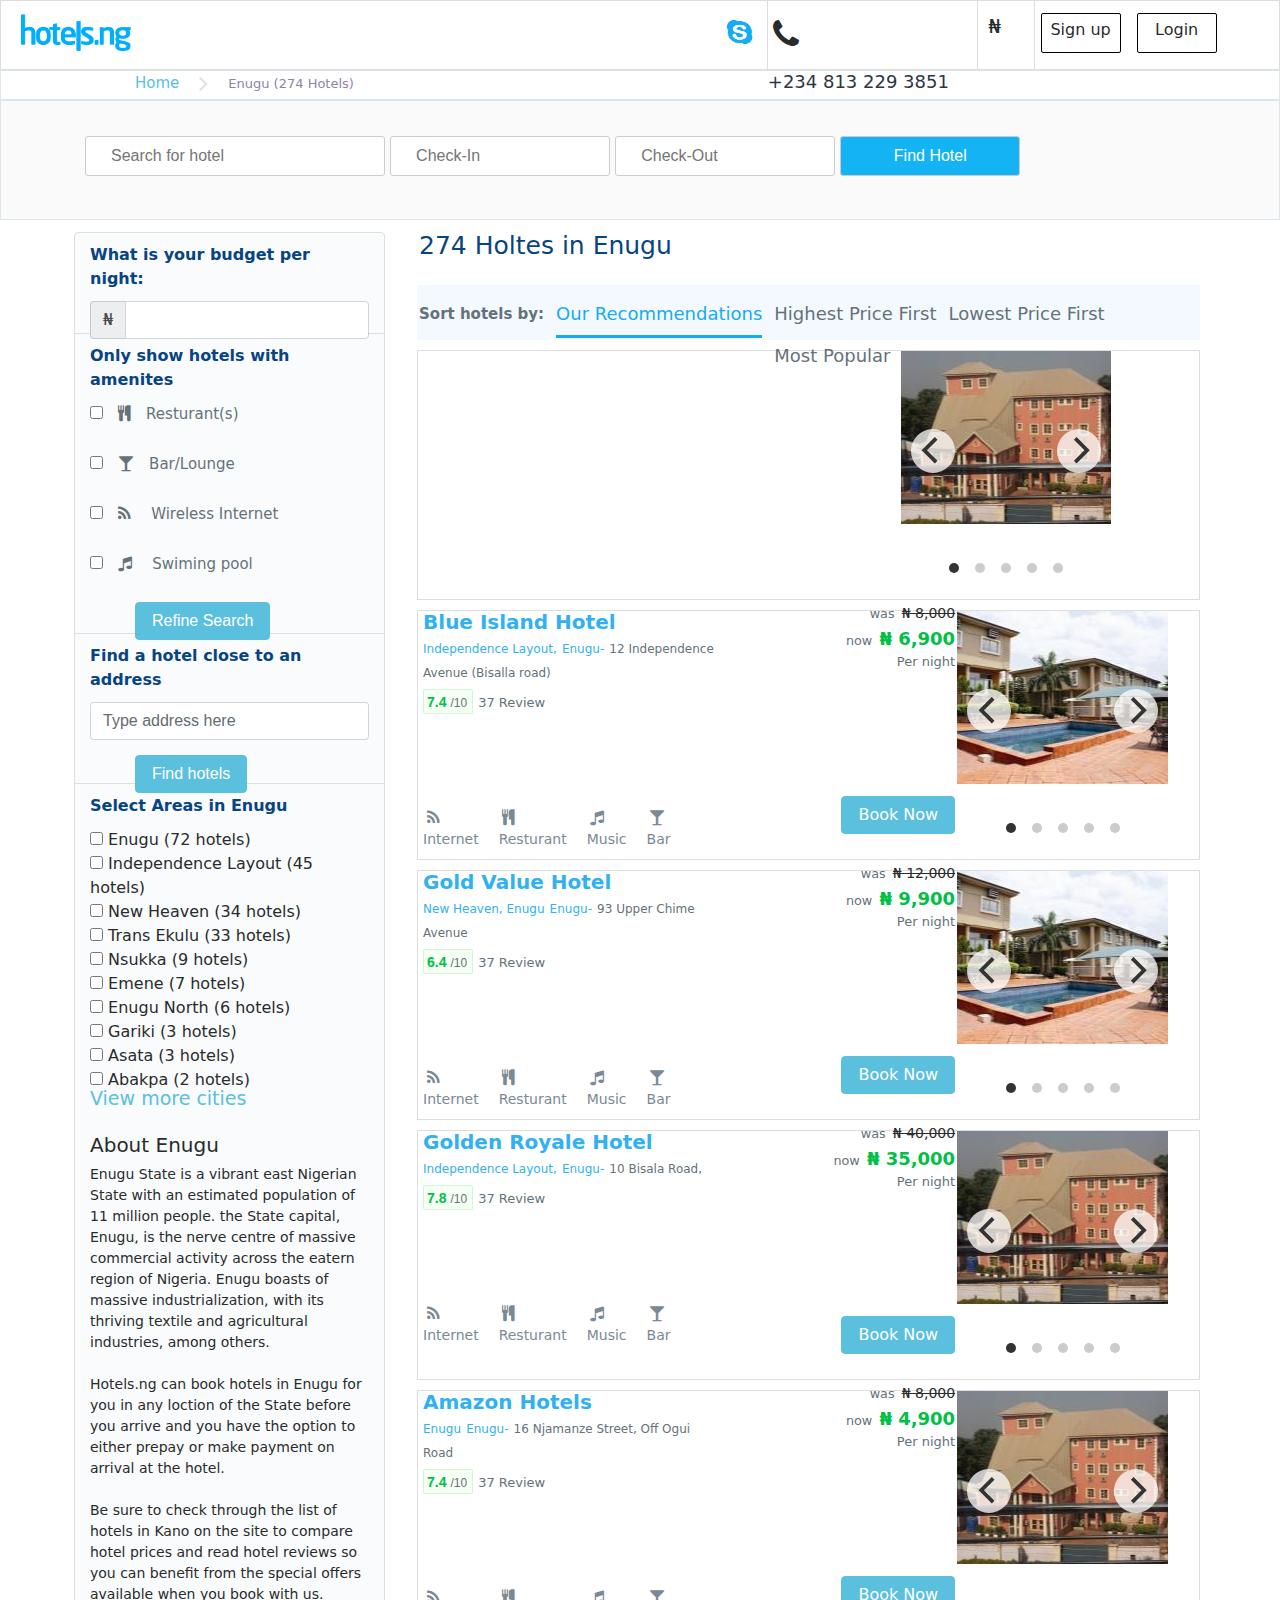
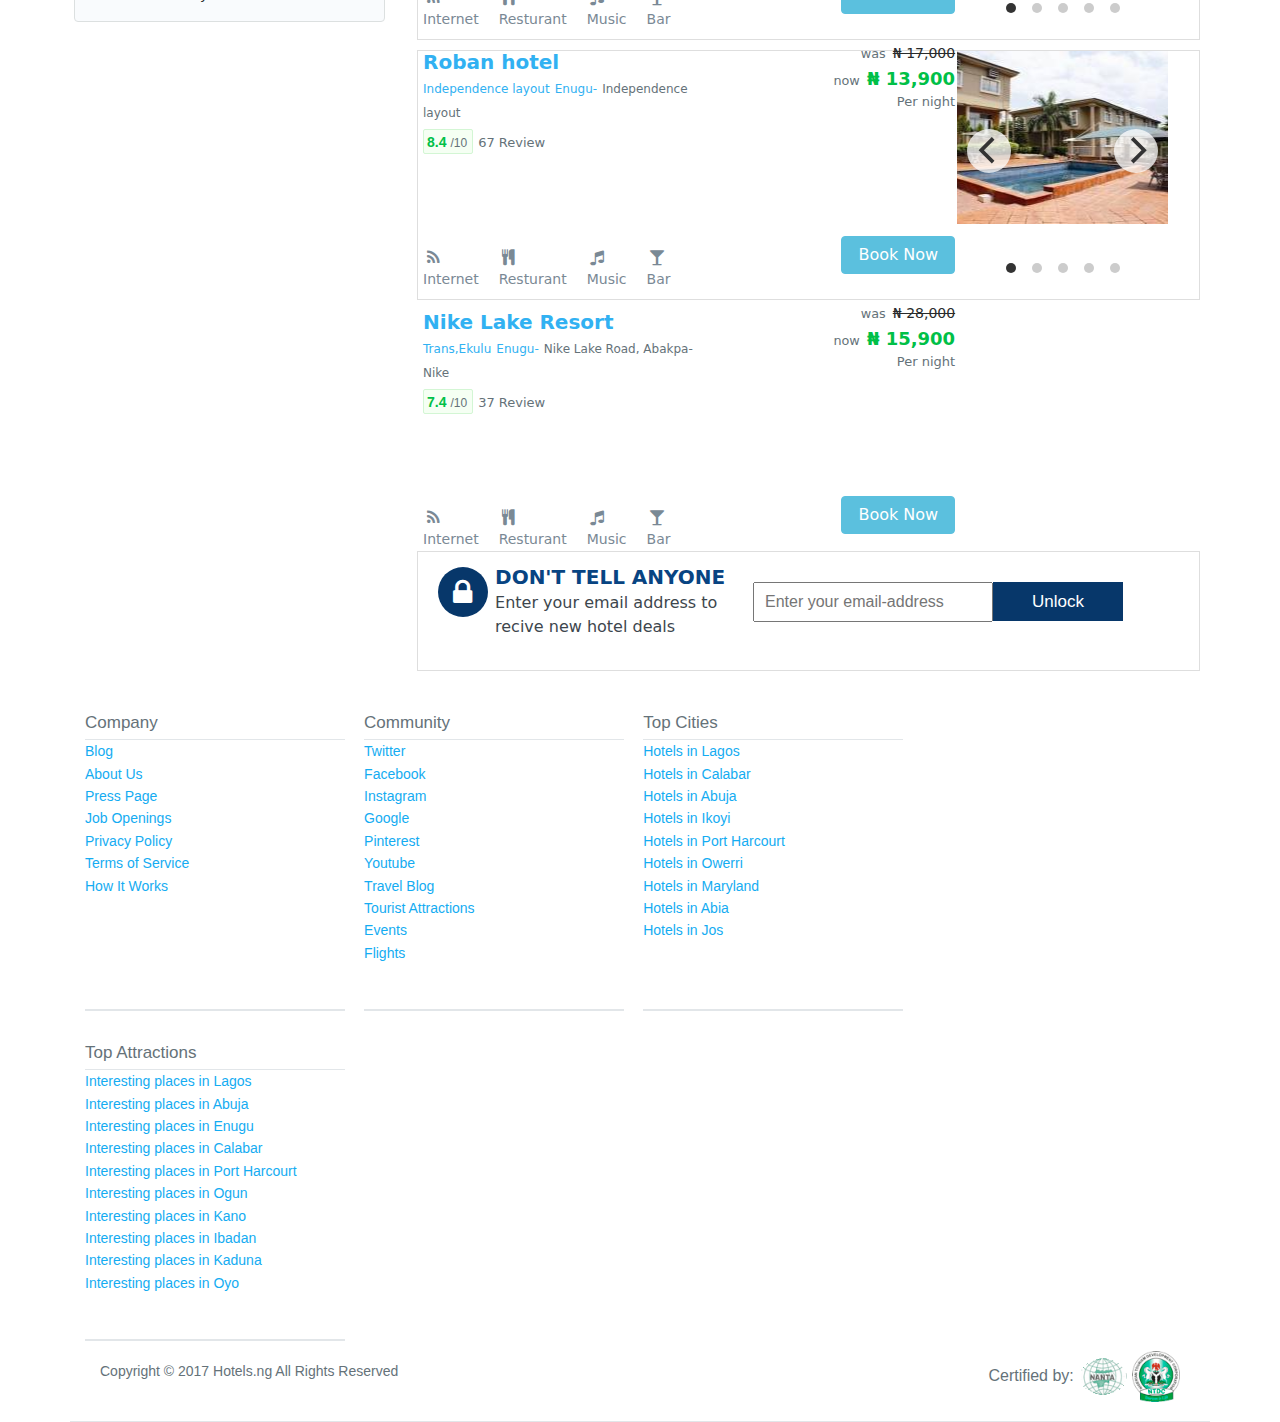
<file: hotels-in-enugu.html>
<!DOCTYPE html>
<html>
<head>
	
	<meta charset="utf-8">
	<!--this is ment for favicon-->
	<meta name="description" content="Book hotels in Nigeria online or call 07008808800. Pay on arrival or pre-pay. Guarantee your room.">
	<meta name="keywords" content="lodging, accommodation, hotel, Hotels, special offers, packages, specials, weekend breaks, city breaks, deals, budget, cheap, discount, savings">
	<meta name="author" content="Hotels.ng">
    <link rel="icon" href="img/favicon.ico">
	<meta http-equiv="X-UA-Compatible" content="IE=edge">
	<meta name="viewport" content="width=device-width,intial-scale=1, shrink-to-fit=no">
	<meta http-equiv="x-ua-compatible" content="ie=edge">
	<meta itemprop="name" content="Hotels.ng">
    <meta itemprop="url" content="https://hotels.ng/">
    <title>Hotels in Enugu | Hotels.ng</title>
    <link rel="stylesheet" type="text/css" href="css/styles.css">
     <link rel="stylesheet" type="text/css" href="css/styles-hotel.css">
	<link rel="stylesheet" type="text/css" href="bootstrap/css/bootstrap.min.css">
	<link rel="stylesheet" type="text/css" href="css/font-awesome.css">
    <link rel="stylesheet" href="flickity-docs/flickity.css">
    <script src="flickity-docs/flickity.pkgd.min.js"></script>
	

</head>
<body>
	<div class="myContainer"><!--begining of my container-->
		<div class="nav">
        <div class="left">
            <div class="logo">
                <img src="images/logo.png">
            </div>
            <div class="skype">

                <img src="img/newskype.png">
            </div>
            <i class="fa fa-bars" id="bars"  ></i>
        </div>
        <div class="right">
            <ul class="phone-contact" id="lg-phone">
                <li>
                  <i class="fa fa-phone"></i>
                  <span>+234 813 229 3851</span>
                    <ul class="phone-dropdown" id="lg-phone-drop" style="display:none;">
                        <li><a href=""><img src="img/message.png">+234 813 229 3851</a></li>
                        <li><a href=""><img src="img/phoncall.png">+234 813 229 3851</a></li>
                    </ul>
                </li>
                
            </ul>

            <ul class="currency" id="lg-currency">
                <span> &#8358 </span>
                <li>
                    <ul class="currency-dropdown" id="lg-currency-drop" style="display:none;">   
                       <h6>choose your preffered currency for the hotel rate:</h6>
                        <a href=""> <li>&#8358  Nigerian Naira</li></a>
                        <a href=""> <li> &#8364  European Euro</li></a>
                        <a href=""> <li>&#36  U.S Dollars</li></a>
                        <a href=""><li> &#163 British Sterlign Pounds</li></a>
                    </ul>
                </li>
            </ul>
            <div class="sign-up">
                <div class="login">Sign up</div>
                <div class="login">Login</div>
            </div>
        </div>
        <div class="medium-nav" id="mid-nav" style="display:none;">
            <div class="medium-phone">
                <span>Phone contact<i class="fa fa-sort-down (alias)"></i></span>
                <div class="medium-dropdown-phone" style="display:none;" id="phone-drop">
                    <ul class="content-dropdown-phone"  >
                        <li><a href=""><i class="fa fa-phone"></i>+234 813 229 3851</a></li>
                        <li><a href=""><i class="fa fa-envelope"></i>+234 813 229 3851</a></li>
                    </ul>
                </div>
            </div>
            <div class="medium-currency">
                <span>Chose your prefered currency <i class="fa fa-sort-down (alias)"></i></span>
            <div class="medium-dropdown-currencey" style="display:none;" id="currency-drop">    
                <ul class="content-dropdown-currency">
                         <li><a href="">&#8358  Nigerian Naira</a></li>
                         <li><a href=""> &#8364  European Euro</a></li>
                         <li><a href="">&#36  U.S Dollars</a></li>
                        <li><a href="">&#163 British Sterlign Pounds</a> </li>
                </ul>
            </div>
            </div>
            <div class="medium-signup">Sign up</div>
            <div class="medium-login">Login</div>
        </div>

    </div>
		<div class="nav-min">
			<div class="container">
			<ul class="container">
				<li><a href="#" class="home text-info">Home</a></li>
				<li><i class="fa fa-angle-right"></i></li>
				<li><a href="#" class="hotel">Enugu (274 Hotels)</a></li>
			</ul>
			</div>
		</div>
			<div class="find-my-hotel ">
			<div class="find-my-hotel-cont container ">
				<form >
					<input class="search-hot" type="text" name="" placeholder="Search for hotel">
					<input class="search-hot-chk" type="text" name="" placeholder="Check-In">
					<input class="search-hot-out" type="text" name="" placeholder="Check-Out">
					<button class="search-hot-find">Find Hotel</button>
				</form>
			</div>
			</div>
			<!--begining  body of the content-->
			<div class="main-contents">
				<div class="bugget hide-md">	<!--begining  body of the budgget-->

				<div class="budgget-container">	<!--begining  body of the budgget-content-->
				<div class="container">
					<form>
                        <label>What is your budget per night:</label>
                        <div class="input-group">
                            <div class="input-group-addon">₦</div>
                            <input data-ga-label="search-by-budget" data-ga-category="Listing-Page-Interaction" data-ga-action="filter" type="number" class="form-control" min="0" name="budget" id="budget_amount" value="">
                        </div>
                    </form>
                </div>
                </div>	<!--ending body of the budgget content-->

                <div class="amenities-container"><!--begining  body of the amenites-content-->
                	<div class="container">
                	<form>
                		<label>Only show hotels with amenites</label>
                		<div class="resturants">
                			<input type="checkbox" name="">
                			 <i class="fa fa-cutlery"></i><span>Resturant(s)</span>
                		</div>
                		<div class="resturants">
                			<input type="checkbox" name="">
                			<i class="fa fa-glass"></i><span>Bar/Lounge</span>
                		</div>
                		<div class="resturants">
                			<input type="checkbox" name="">
                	         <i class="fa fa-rss"></i>   <span>Wireless Internet</span>
                		</div>
                		<div class="resturants">
                			<input type="checkbox" name="">
                	       <i class="fa fa-music"></i>  <span>Swiming pool</span>
                		</div>
                		<button class=" refin-btn btn btn-info btn-md">Refine Search</button>
                	</form>
                	</div>
                </div><!--ending body of the amenities-content-->
                <div class="find-a-close-hotel"><!-- begining Find a hotel close to your address-->
                	<div class="container">
                		<form>
                			<label>Find a hotel close to an address</label>
                			<input placeholder="Type address here" type="text" name="" class="form-control" style="margin-bottom:15px;">
                				<button class=" refin-btn btn btn-info btn-md">Find hotels</button>
                		</form>
                	</div>
                </div><!-- ending of find a hotel close to your address-->
                <div class="select-area-around-you"><!-- begin of find a hotel close to your address-->
                	<div class="container area">
                		<form>
                			<label>Select Areas in Enugu</label>
                			<div class="area-around">
                				<input type="checkbox" name="">
                				<span class="areas-chk">Enugu (72 hotels)</span>
                			</div>
                			<div class="area-around">
                				<input type="checkbox" name="">
                				<span class="areas-chk">Independence Layout (45 hotels)</span>
                			</div>
                			<div class="area-around">
                				<input type="checkbox" name="">
                				<span class="areas-chk">New Heaven (34 hotels)</span>
                			</div>
                			<div class="area-around">
                				<input type="checkbox" name="">
                				<span class="areas-chk">Trans Ekulu (33 hotels)</span>
                			</div>
                			<div class="area-around">
                				<input type="checkbox" name="">
                				<span class="areas-chk">Nsukka (9 hotels)</span>
                			</div><div class="area-around">
                				<input type="checkbox" name="">
                				<span class="areas-chk">Emene (7 hotels)</span>
                			</div>
                			<div class="area-around">
                				<input type="checkbox" name="">
                				<span class="areas-chk">Enugu North (6 hotels)</span>
                			</div>
                			<div class="area-around">
                				<input type="checkbox" name="">
                				<span class="areas-chk">Gariki (3 hotels)</span>
                			</div>
                			<div class="area-around">
                				<input type="checkbox" name="">
                				<span class="areas-chk">Asata (3 hotels)</span>
                			</div>
                			<div class="area-around">
                				<input type="checkbox" name="">
                				<span class="areas-chk">Abakpa (2 hotels)</span>
                			</div>
                		</form>
                	</div>
                </div><!-- ending of find a hotel close to your address-->
                <div class="view-more-citeis">
                	<div class="container">
                		<span class="view-more "><a href="#" class="text-info">View more cities</a></span>
                	</div>
                </div>

                <div class="about-states">
                	<div class="container">
                		<h5>About Enugu</h5>
                		<p>Enugu State is a vibrant east Nigerian State with an estimated population of 11 million people. the State capital, Enugu, is the nerve centre of massive commercial activity across the eatern region of Nigeria. Enugu boasts of massive industrialization, with its thriving textile and agricultural industries, among others.<br><br>Hotels.ng can book hotels in Enugu for you in any loction of the State before you arrive and you have the option to either prepay or make payment on arrival at the hotel.<br><br>Be sure to check through the list of hotels in Kano on the site to compare hotel prices and read hotel reviews so you can benefit from the special offers available when you book with us.</p>
                	</div>
                </div>
                </div>	<!--ending body of the budget content-->

                	<!-- this is begining of the hotels side-->
				<div class="hotel-side">
					<h4 style="font-size:25px;margin-left:2px; color:#084482; margin-bottom:25px;">274 Holtes in Enugu</h4>
					<div class="short-listed-by">
                        <ul>
                            <li><a href="" style="font-size:15px;color:#657279;font-weight:bold;padding-top:3px;">Sort hotels by:</a></li>
                            <li><a href="" class="active">Our Recommendations</a></li>
                            <li><a href="">Highest Price First</a></li>
                            <li><a href="">Lowest Price First</a></li>
                            <li><a href="">Most Popular</a></li>
                        </ul>
                    </div>
                    <div class="short-list-sm" >
						Sort hotels by:<select class="form-control">
                                        <option>Recommendation</option>
                                        <option>Highest Price First</option>
                                        <option>Lowest Price First</option>
                                        <option>Most Popular</option>
                                     </select>
                        <div class="btn  btn-md">Refine Search</div>
					</div>

					<div class="hotel-price-pics-cont"><!-- this the being of the pic slid co-->
                        <div class="slider-container">
    <div class="carousel regulate" data-flickity='{"imagesLoaded":true,"setGallerySize":false, "contain":true,"bgLazyLoad":1, "wrapAround":true}'>
   <div class="carousel-cell">
   <img src="slider-img/amazon-hotel-enugu.jpg">
   </div>
   <div class="carousel-cell">
   <img src="slider-img/bridgewaters-hotel-conference-center-enugu.jpg">
   </div>
   <div class="carousel-cell">
   <img src="slider-img/blue-island-hotel-suites-enugu.jpg">
   </div>
   <div class="carousel-cell">
   <img src="slider-img/burj-al-kano-hotel-limited-kano.jpg">
   </div>
   <div class="carousel-cell">
   <img src="slider-img/tahir-guest-palace-kano.jpg">
   </div>
   </div>                 
                        </div>
                        <div class="hotel-price">
                        <div class="about-price-contianer">
                            <div class="about-price">
                                <h2><a href="">Blue Island Hotel</a></h2>
                                <p>
                                    <a href="">Independence Layout,</a>
                                    <a href="">Enugu-</a>
                                    <span>12 Independence Avenue (Bisalla road)</span>
                                </p>

                                <div>
                                    <div class="desktop-rating">
                                        <div class="rating-value-cont">
                                        <span class="rating-value">
                                            7.4 
                                           
                                            <span class="over">/10</span>
                                        
                                        </span>
                                       
                                        </div>
                                        <span class="rate-comment">
                                            <span>37 Review</span>
                                       </span>
                                    </div>
                                </div>

                                <div class="bottom-group">
                                    <div class="item-features">
                                        <p>
                                        <i class="fa fa-rss"></i>
                                        <span>Internet</span>
                                        </p>
                                        <p>
                                        <i class="fa fa-cutlery"></i>
                                        <span>Resturant</span>
                                        </p>
                                        <p>
                                        <i class="fa fa-music"></i>
                                        <span>Music</span>
                                        </p>
                                        <p>
                                        <i class="fa fa-glass"></i>
                                        <span>Bar</span>
                                        </p>
                                    </div>
                                </div>  
                            </div> 

                            
                     </div>
                     <div class="item-price-container">
                        <div class="item-price">
                            <div class="old-pice">
                              <small>was</small>
                                <span>&#8358 8,000</span>
                            </div>
                            <div class="present-price">
                                <small>now</small>
                                <span>&#8358 6,900</span>
                            </div>
                            <div class="pernight">Per night</div>
                        </div>
                        <div class="book-now-btn">
                            <a href="" class="btn btn-md btn-info">Book Now</a>
                        </div>
                      </div> 

                     </div>
                    </div><!-- this the end of the pic slid co--><div class="hotel-price-pics-cont"><!-- this the being of the pic slid co-->
                        <div class="slider-container">
                     
    <div class="carousel regulate" data-flickity='{"imagesLoaded":true,"setGallerySize":false, "contain":true,"bgLazyLoad":1, "wrapAround":true}'>
   <div class="carousel-cell">
   <img src="slider-img/dmatel-hotels-and-resorts-enugu.jpg">
   </div>
   <div class="carousel-cell">
   <img src="slider-img/sultanate-suites-kano.jpg">
   </div>
   <div class="carousel-cell">
   <img src="slider-img/bridgewaters-hotel-conference-center-enugu.jpg">
   </div>
   <div class="carousel-cell">
   <img src="slider-img/bridgewaters-hotel-conference-center-enugu.jpg">
   </div>
   <div class="carousel-cell">
   <img src="slider-img/bridgewaters-hotel-conference-center-enugu.jpg">
   </div>
   </div>                 
                     
                        </div>
                        <div class="hotel-price">
                        <div class="about-price-contianer">
                            <div class="about-price">
                                <h2><a href="">Gold Value Hotel</a></h2>
                                <p>
                                    <a href="">New Heaven, Enugu</a>
                                    <a href="">Enugu-</a>
                                    <span>93 Upper Chime Avenue</span>
                                </p>

                                <div>
                                    <div class="desktop-rating">
                                        <div class="rating-value-cont">
                                        <span class="rating-value">
                                            6.4 
                                           
                                            <span class="over">/10</span>
                                        
                                        </span>
                                       
                                        </div>
                                        <span class="rate-comment">
                                            <span>37 Review</span>
                                       </span>
                                    </div>
                                </div>

                                <div class="bottom-group">
                                    <div class="item-features">
                                        <p>
                                        <i class="fa fa-rss"></i>
                                        <span>Internet</span>
                                        </p>
                                        <p>
                                        <i class="fa fa-cutlery"></i>
                                        <span>Resturant</span>
                                        </p>
                                        <p>
                                        <i class="fa fa-music"></i>
                                        <span>Music</span>
                                        </p>
                                        <p>
                                        <i class="fa fa-glass"></i>
                                        <span>Bar</span>
                                        </p>
                                    </div>
                                </div>  
                            </div> 

                            
                     </div>
                     <div class="item-price-container">
                        <div class="item-price">
                            <div class="old-pice">
                              <small>was</small>
                                <span>&#8358 12,000</span>
                            </div>
                            <div class="present-price">
                                <small>now</small>
                                <span>&#8358 9,900</span>
                            </div>
                            <div class="pernight">Per night</div>
                        </div>
                        <div class="book-now-btn">
                            <a href="" class="btn btn-md btn-info">Book Now</a>
                        </div>
                      </div> 

                     </div>
                    </div><!-- this the end of the pic slid co--><div class="hotel-price-pics-cont"><!-- this the being of the pic slid co-->
                        <div class="slider-container">
                
    <div class="carousel regulate" data-flickity='{"imagesLoaded":true,"setGallerySize":false, "contain":true,"bgLazyLoad":1, "wrapAround":true}'>
   <div class="carousel-cell">
   <img src="slider-img/dmatel-hotels-and-resorts-enugu.jpg">
   </div>
   <div class="carousel-cell">
   <img src="slider-img/sultanate-suites-kano.jpg">
   </div>
   <div class="carousel-cell">
   <img src="slider-img/bridgewaters-hotel-conference-center-enugu.jpg">
   </div>
   <div class="carousel-cell">
   <img src="slider-img/bridgewaters-hotel-conference-center-enugu.jpg">
   </div>
   <div class="carousel-cell">
   <img src="slider-img/bridgewaters-hotel-conference-center-enugu.jpg">
   </div>
   </div>                 
                        
                        </div>
                        <div class="hotel-price">
                        <div class="about-price-contianer">
                            <div class="about-price">
                                <h2><a href="">Golden Royale Hotel</a></h2>
                                <p>
                                    <a href="">Independence Layout,</a>
                                    <a href="">Enugu-</a>
                                    <span>10 Bisala Road, </span>
                                </p>

                                <div>
                                    <div class="desktop-rating">
                                        <div class="rating-value-cont">
                                        <span class="rating-value">
                                            7.8
                                           
                                            <span class="over">/10</span>
                                        
                                        </span>
                                       
                                        </div>
                                        <span class="rate-comment">
                                            <span>37 Review</span>
                                       </span>
                                    </div>
                                </div>

                                <div class="bottom-group">
                                    <div class="item-features">
                                        <p>
                                        <i class="fa fa-rss"></i>
                                        <span>Internet</span>
                                        </p>
                                        <p>
                                        <i class="fa fa-cutlery"></i>
                                        <span>Resturant</span>
                                        </p>
                                        <p>
                                        <i class="fa fa-music"></i>
                                        <span>Music</span>
                                        </p>
                                        <p>
                                        <i class="fa fa-glass"></i>
                                        <span>Bar</span>
                                        </p>
                                    </div>
                                </div>  
                            </div> 

                            
                     </div>
                     <div class="item-price-container">
                        <div class="item-price">
                            <div class="old-pice">
                              <small>was</small>
                                <span>&#8358 40,000</span>
                            </div>
                            <div class="present-price">
                                <small>now</small>
                                <span>&#8358 35,000</span>
                            </div>
                            <div class="pernight">Per night</div>
                        </div>
                        <div class="book-now-btn">
                            <a href="" class="btn btn-md btn-info">Book Now</a>
                        </div>
                      </div> 

                     </div>
                    </div><!-- this the end of the pic slid co--><div class="hotel-price-pics-cont"><!-- this the being of the pic slid co-->
                        <div class="slider-container">
          
    <div class="carousel regulate" data-flickity='{"imagesLoaded":true,"setGallerySize":false, "contain":true,"bgLazyLoad":1, "wrapAround":true}'>
   <div class="carousel-cell">
   <img src="slider-img/amazon-hotel-enugu.jpg">
   </div>
   <div class="carousel-cell">
   <img src="slider-img/bridgewaters-hotel-conference-center-enugu.jpg">
   </div>
   <div class="carousel-cell">
   <img src="slider-img/blue-island-hotel-suites-enugu.jpg">
   </div>
   <div class="carousel-cell">
   <img src="slider-img/burj-al-kano-hotel-limited-kano.jpg">
   </div>
   <div class="carousel-cell">
   <img src="slider-img/tahir-guest-palace-kano.jpg">
   </div>
   </div>                 
                       
                        </div>
                        <div class="hotel-price">
                        <div class="about-price-contianer">
                            <div class="about-price">
                                <h2><a href="">Amazon Hotels</a></h2>
                                <p>
                                    <a href="">Enugu</a>
                                    <a href="">Enugu-</a>
                                    <span>16 Njamanze Street, Off Ogui Road</span>
                                </p>

                                <div>
                                    <div class="desktop-rating">
                                        <div class="rating-value-cont">
                                        <span class="rating-value">
                                            7.4 
                                           
                                            <span class="over">/10</span>
                                        
                                        </span>
                                       
                                        </div>
                                        <span class="rate-comment">
                                            <span>37 Review</span>
                                       </span>
                                    </div>
                                </div>

                                <div class="bottom-group">
                                    <div class="item-features">
                                        <p>
                                        <i class="fa fa-rss"></i>
                                        <span>Internet</span>
                                        </p>
                                        <p>
                                        <i class="fa fa-cutlery"></i>
                                        <span>Resturant</span>
                                        </p>
                                        <p>
                                        <i class="fa fa-music"></i>
                                        <span>Music</span>
                                        </p>
                                        <p>
                                        <i class="fa fa-glass"></i>
                                        <span>Bar</span>
                                        </p>
                                    </div>
                                </div>  
                            </div> 

                            
                     </div>
                     <div class="item-price-container">
                        <div class="item-price">
                            <div class="old-pice">
                              <small>was</small>
                                <span>&#8358 8,000</span>
                            </div>
                            <div class="present-price">
                                <small>now</small>
                                <span>&#8358 4,900</span>
                            </div>
                            <div class="pernight">Per night</div>
                        </div>
                        <div class="book-now-btn">
                            <a href="" class="btn btn-md btn-info">Book Now</a>
                        </div>
                      </div> 

                     </div>
                    </div><!-- this the end of the pic slid co--><div class="hotel-price-pics-cont"><!-- this the being of the pic slid co-->
                        <div class="slider-container">
 <div class="carousel regulate" data-flickity='{"imagesLoaded":true,"setGallerySize":false, "contain":true,"bgLazyLoad":1, "wrapAround":true}'>
   <div class="carousel-cell"><img src="slider-img/amazon-hotel-enugu.jpg"></div>
   <div class="carousel-cell"><img src="slider-img/ascot-resort-enugu.jpg"></div>
   <div class="carousel-cell"><img src="slider-img/blue-island-hotel-suites-enugu.jpg"></div>
   <div class="carousel-cell"><img src="slider-img/bridgewaters-hotel-conference-center-enugu.jpg"></div>
 <div class="carousel-cell"><img src="slider-img/blue-island-hotel-suites-enugu.jpg"></div>
                    </div>

                        </div>
                        <div class="hotel-price">
                        <div class="about-price-contianer">
                            <div class="about-price">
                                <h2><a href="">Roban hotel</a></h2>
                                <p>
                                    <a href="">Independence layout</a>
                                    <a href="">Enugu-</a>
                                    <span>Independence layout</span>
                                </p>

                                <div>
                                    <div class="desktop-rating">
                                        <div class="rating-value-cont">
                                        <span class="rating-value">
                                            8.4 
                                           
                                            <span class="over">/10</span>
                                        
                                        </span>
                                       
                                        </div>
                                        <span class="rate-comment">
                                            <span>67 Review</span>
                                       </span>
                                    </div>
                                </div>

                                <div class="bottom-group">
                                    <div class="item-features">
                                        <p>
                                        <i class="fa fa-rss"></i>
                                        <span>Internet</span>
                                        </p>
                                        <p>
                                        <i class="fa fa-cutlery"></i>
                                        <span>Resturant</span>
                                        </p>
                                        <p>
                                        <i class="fa fa-music"></i>
                                        <span>Music</span>
                                        </p>
                                        <p>
                                        <i class="fa fa-glass"></i>
                                        <span>Bar</span>
                                        </p>
                                    </div>
                                </div>  
                            </div> 

                            
                     </div>
                     <div class="item-price-container">
                        <div class="item-price">
                            <div class="old-pice">
                              <small>was</small>
                                <span>&#8358 17,000</span>
                            </div>
                            <div class="present-price">
                                <small>now</small>
                                <span>&#8358 13,900</span>
                            </div>
                            <div class="pernight">Per night</div>
                        </div>
                        <div class="book-now-btn">
                            <a href="" class="btn btn-md btn-info">Book Now</a>
                        </div>
                      </div> 

                     </div>
                    </div><!-- this the end of the pic slid co--><div class="hotel-price-pics-cont"><!-- this the being of the pic slid co-->
						<div class="slider-container">
					    <div class="carousel regulate" data-flickity='{"imagesLoaded":true,"setGallerySize":false, "contain":true,"bgLazyLoad":1, "wrapAround":true}'>
   <div class="carousel-cell">
   <img src="slider-img/dmatel-hotels-and-resorts-enugu.jpg">
   </div>
   <div class="carousel-cell">
   <img src="slider-img/sultanate-suites-kano.jpg">
   </div>
   <div class="carousel-cell">
   <img src="slider-img/bridgewaters-hotel-conference-center-enugu.jpg">
   </div>
   <div class="carousel-cell">
   <img src="slider-img/bridgewaters-hotel-conference-center-enugu.jpg">
   </div>
   <div class="carousel-cell">
   <img src="slider-img/bridgewaters-hotel-conference-center-enugu.jpg">
   </div>
   </div>                 
                    
						</div>
						<div class="hotel-price">
                        <div class="about-price-contianer">
                            <div class="about-price">
                                <h2><a href="">Nike Lake Resort</a></h2>
                                <p>
                                    <a href="">Trans,Ekulu</a>
                                    <a href="">Enugu-</a>
                                    <span>Nike Lake Road, Abakpa-Nike</span>
                                </p>

                                <div>
                                    <div class="desktop-rating">
                                        <div class="rating-value-cont">
                                        <span class="rating-value">
                                            7.4 
                                           
                                            <span class="over">/10</span>
                                        
                                        </span>
                                       
                                        </div>
                                        <span class="rate-comment">
                                            <span>37 Review</span>
                                       </span>
                                    </div>
                                </div>

                                <div class="bottom-group">
                                    <div class="item-features">
                                        <p>
                                        <i class="fa fa-rss"></i>
                                        <span>Internet</span>
                                        </p>
                                        <p>
                                        <i class="fa fa-cutlery"></i>
                                        <span>Resturant</span>
                                        </p>
                                        <p>
                                        <i class="fa fa-music"></i>
                                        <span>Music</span>
                                        </p>
                                        <p>
                                        <i class="fa fa-glass"></i>
                                        <span>Bar</span>
                                        </p>
                                    </div>
                                </div>  
                            </div> 

                            
                     </div>
                     <div class="item-price-container">
                        <div class="item-price">
                            <div class="old-pice">
                              <small>was</small>
                                <span>&#8358 28,000</span>
                            </div>
                            <div class="present-price">
                                <small>now</small>
                                <span>&#8358 15,900</span>
                            </div>
                            <div class="pernight">Per night</div>
                        </div>
                        <div class="book-now-btn">
                            <a href="" class="btn btn-md btn-info">Book Now</a>
                        </div>
                      </div> 

                     </div>

					</div><!-- this the end of the pic slid co-->

                    <div class="put-your-email">
                        <div class="icon-carriage">
                            <div class="ico-ci">
                                <div class="icon-circle ">
                                    <i class="fa fa-lock"></i>
                                </div>
                            </div>
                            <label>DON'T TELL ANYONE</label>
                            <p>Enter your email address to recive new hotel deals</p>
                        </div>
                        <div class="email-reguest">
                            <input type="text" name="" placeholder="Enter your email-address">
                            <button class="btn btn-md">Unlock</button>
                        </div>
                    </div>
				</div><!-- this is begining of the hotels side-->

               
				

			</div><!--this is the end of the second container-->
 
            <!--my footer begins here-->
            <div class="footer">
            <div class="footer-con container">
                <div class="compaines">
                    <p class="headers">Company</p>
                    <p><a href="http://blog.hotels.ng/">Blog</a></p>
                    <p><a href="https://hotels.ng/about">About Us</a></p>
                    <p><a href="http://press.hotels.ng/">Press Page</a></p>
                    <p><a href="http://jobs.hotels.ng/">Job Openings</a></p>
                    <p><a href="https://hotels.ng/privacy">Privacy Policy</a></p>
                    <p><a href="https://hotels.ng/terms">Terms of Service</a></p>
                    <p><a href="https://hotels.ng/howto">How It Works</a></p>
                </div>
                <div class="compaines">
                    <p class="headers">Community</p>
                    <p><a href="http://www.twitter.com/hotelsng">Twitter</a></p>
                    <p><a href="http://www.facebook.com/hotelsng">Facebook</a></p>
                    <p><a href="http://instagram.com/hotelsng">Instagram</a></p>
                    <p><a href="http://www.google.com/+hotelsng">Google</a></p>
                    <p><a href="http://pinterest.com/hotelsng">Pinterest</a></p>
                    <p><a href="http://www.youtube.com/user/hotelsng">Youtube</a></p>
                    <p><a href="http://hotels.ng/travel" target="_blank">Travel Blog</a></p>
                    <p><a href="http://hotels.ng/places" target="_blank">Tourist Attractions</a></p>
                    <p><a href="https://hotels.ng/events" target="_blank">Events</a></p>
                    <p><a href="https://hotels.ng/flights" target="_blank">Flights</a></p>
                </div>
                <div class="compaines">
                    <p class="headers">Top Cities</p>
                    <p><a href="https://hotels.ng/hotels-in-lagos">Hotels in Lagos</a></p>
                    <p><a href="https://hotels.ng/hotels-in-crossriver/calabar">Hotels in Calabar</a></p>
                    <p><a href="https://hotels.ng/hotels-in-abuja">Hotels in Abuja</a></p>
                    <p><a href="https://hotels.ng/hotels-in-lagos/ikoyi">Hotels in Ikoyi</a></p>
                    <p><a href="https://hotels.ng/hotels-in-rivers/port-harcourt">Hotels in Port Harcourt</a></p>
                    <p><a href="https://hotels.ng/hotels-in-imo/owerri">Hotels in Owerri</a></p>
                    <p><a href="https://hotels.ng/hotels-in-lagos/maryland">Hotels in Maryland</a></p>
                    <p><a href="https://hotels.ng/hotels-in-abia">Hotels in Abia</a></p>
                    <p><a href="https://hotels.ng/hotels-in-plateau/jos">Hotels in Jos</a></p>
                </div>
                <div class="compaines">
                     <p class="headers">Top Attractions
</p>
                    <p><a href="http://hotels.ng/places/lagos/" target="_blank">Interesting places in Lagos</a></p>
                    <p><a href="http://hotels.ng/places/abuja/" target="_blank">Interesting places in Abuja</a></p>
                    <p><a href="http://hotels.ng/places/enugu/" target="_blank">Interesting places in Enugu</a></p>
                    <p><a href="http://hotels.ng/places/cross-river/" target="_blank">Interesting places in Calabar</a></p>
                    <p><a href="http://hotels.ng/places/rivers/" target="_blank">Interesting places in Port Harcourt</a></p>
                    <p><a href="http://hotels.ng/places/ogun/" target="_blank">Interesting places in Ogun</a></p>
                    <p><a href="http://hotels.ng/places/kano/" target="_blank">Interesting places in Kano</a></p>
                    <p><a href="http://hotels.ng/places/ibadan/" target="_blank">Interesting places in Ibadan</a></p>
                    <p><a href="http://hotels.ng/places/kaduna/" target="_blank">Interesting places in Kaduna</a></p>
                    <p><a href="http://hotels.ng/places/oyo/" target="_blank">Interesting places in Oyo</a></p>
                </div>
                <div class="sub-footer container">
                <p>Copyright © 2017 Hotels.ng All Rights Reserved</p>
                <div class="certify">
                    <span>Certified by:</span>
                    <img src="images/nanta.png" alt="img_alt" title="National Association of Nigeria Travel Agencies (NANTA)" width="48">
                    <img src="images/ntdc.png" alt="img_alt" title="Nigerian Tourism Development Corporation (NTDC)" width="48">
                </div>
            </div>
            </div>
            
        </div>

	       <!--my footer endshere-->
			<!--ending body of the content-->
		
	</div><!--begining of my container-->

<script src="js/jquery.js"></script>
<script src="js/javascript.js"></script>
</body>
</html>
</file>
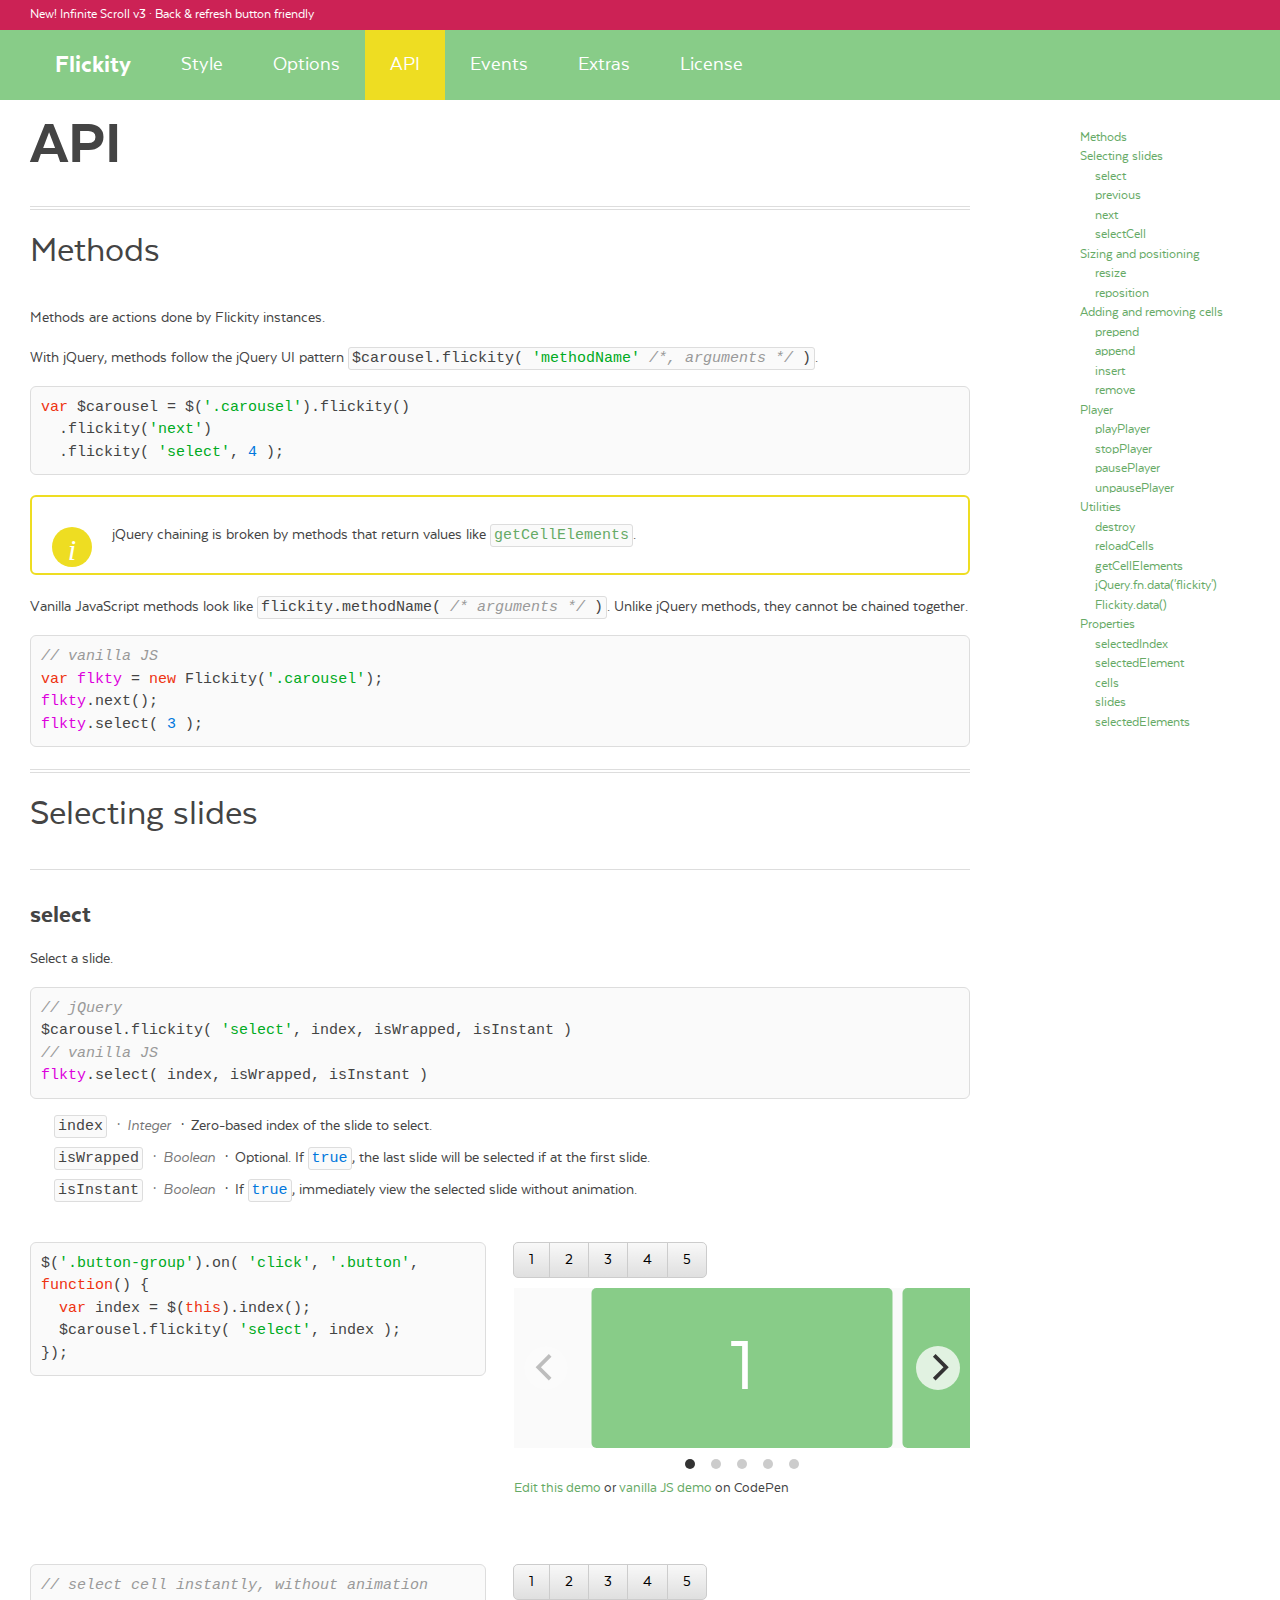
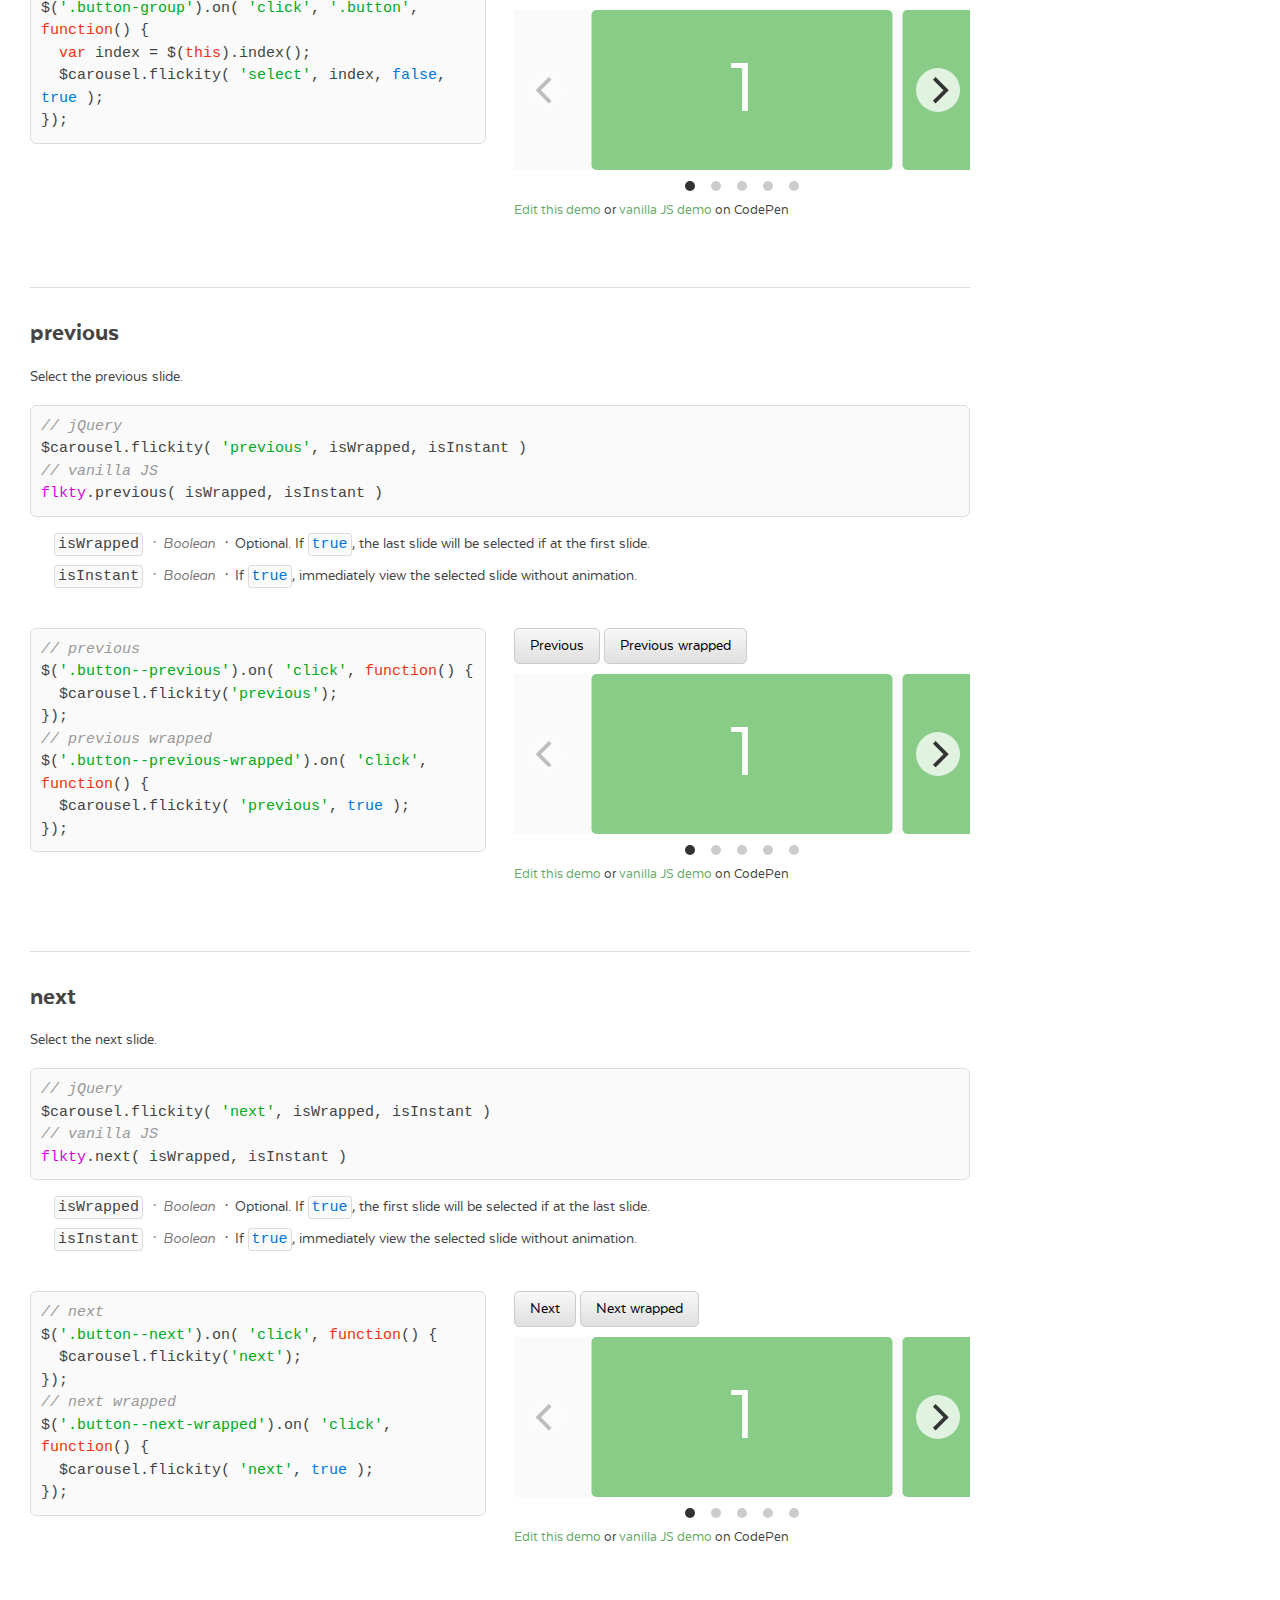
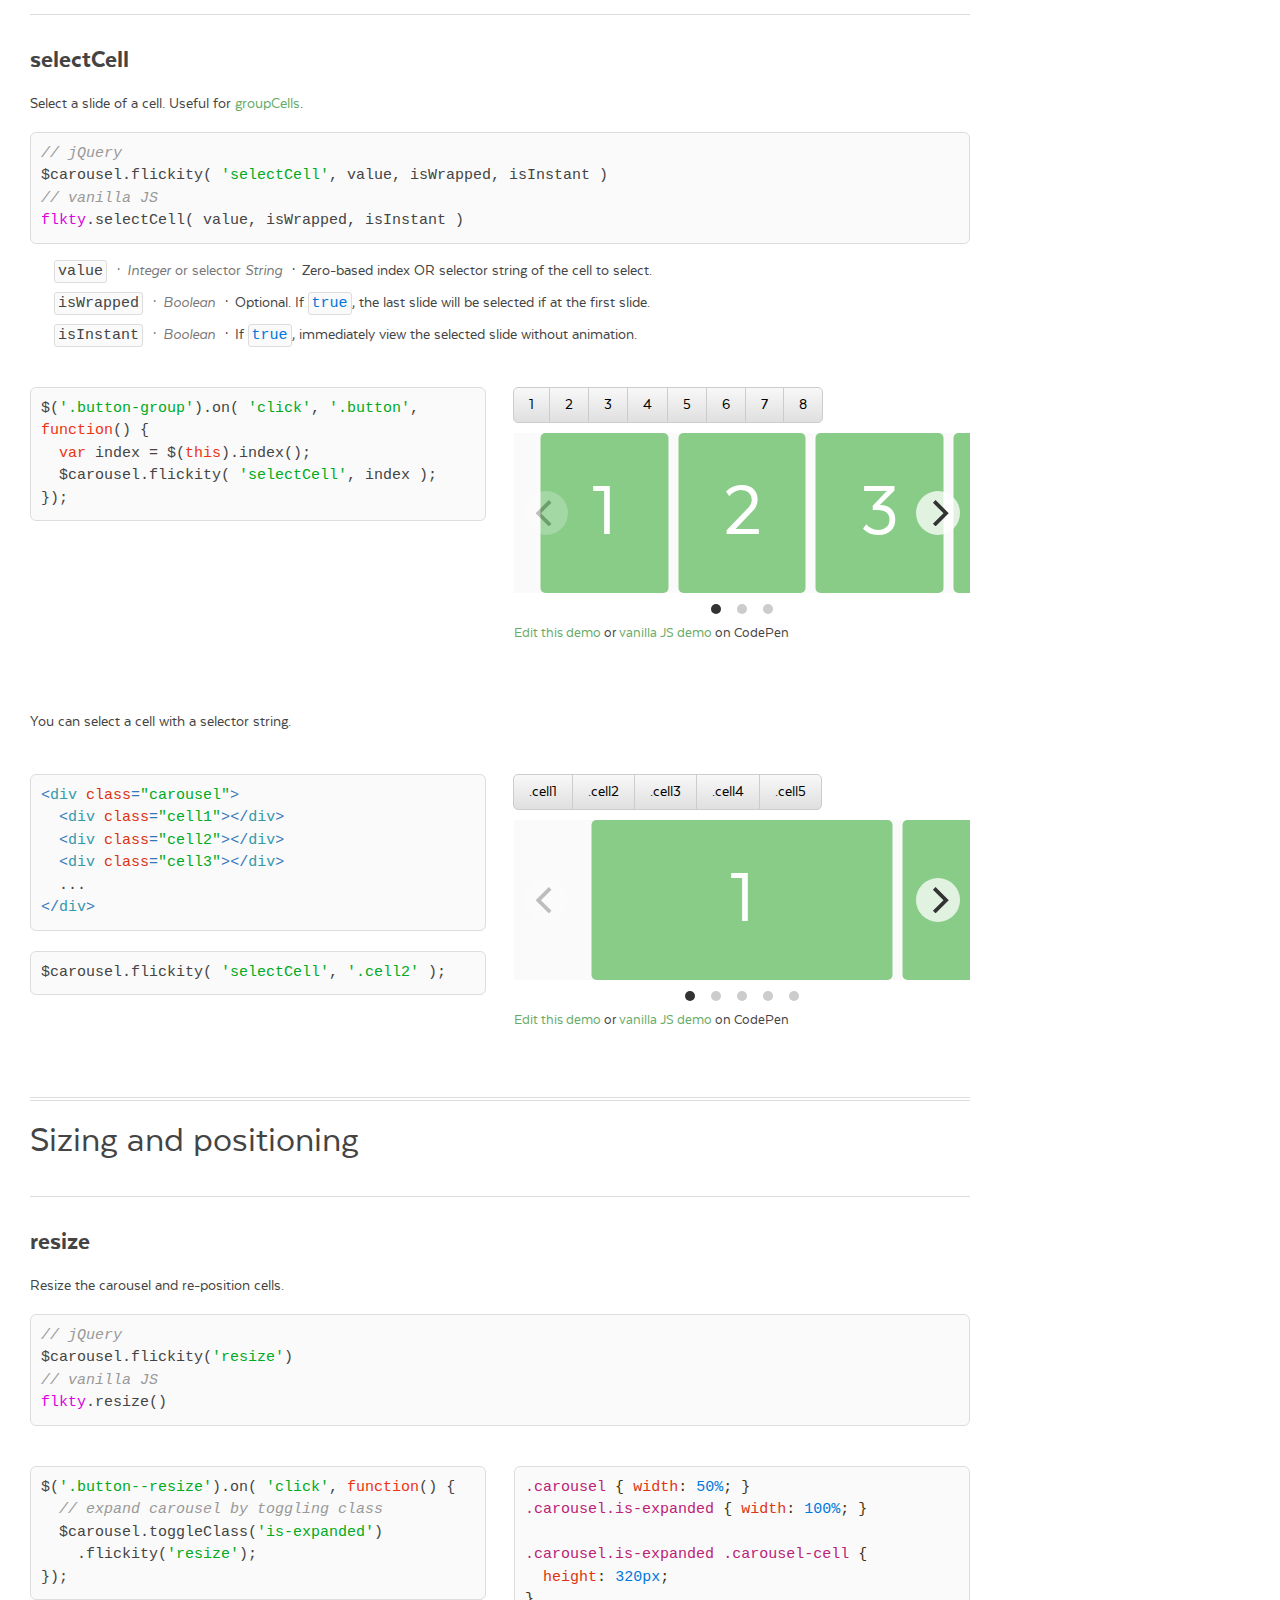
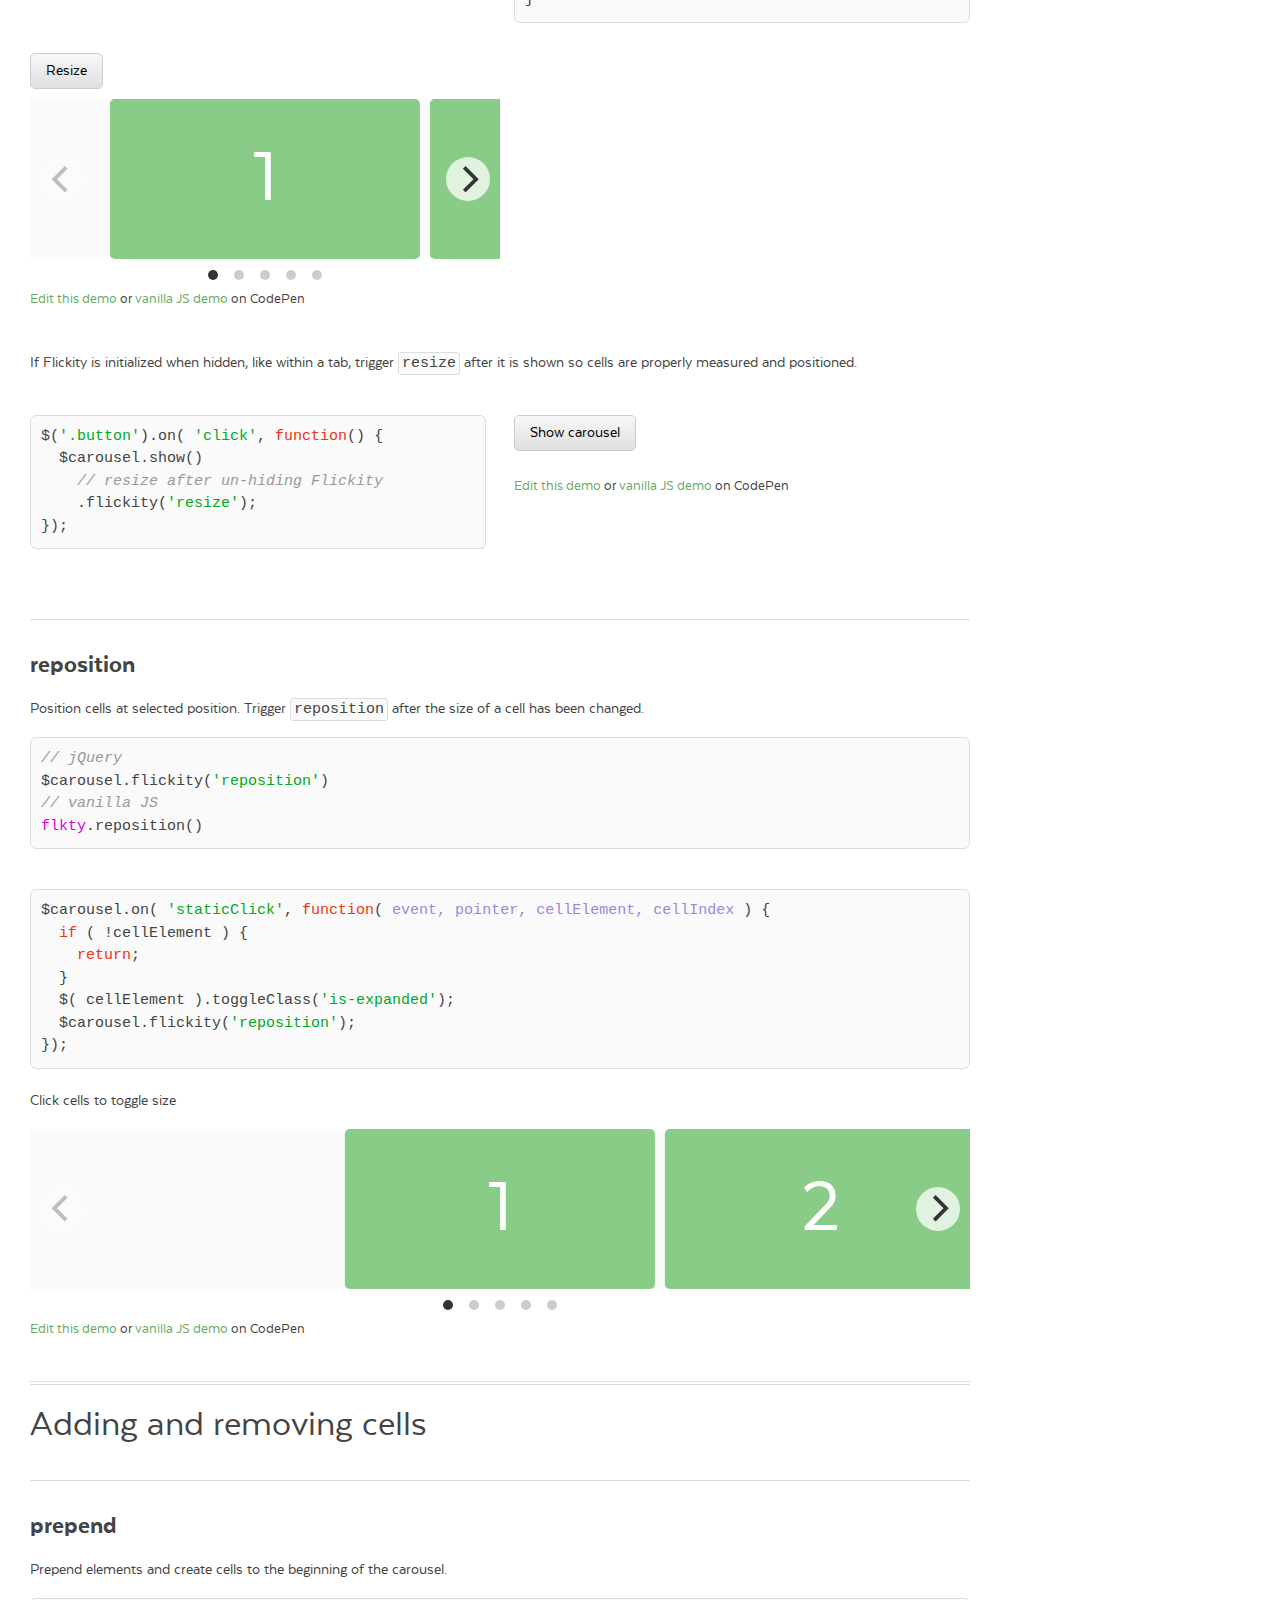
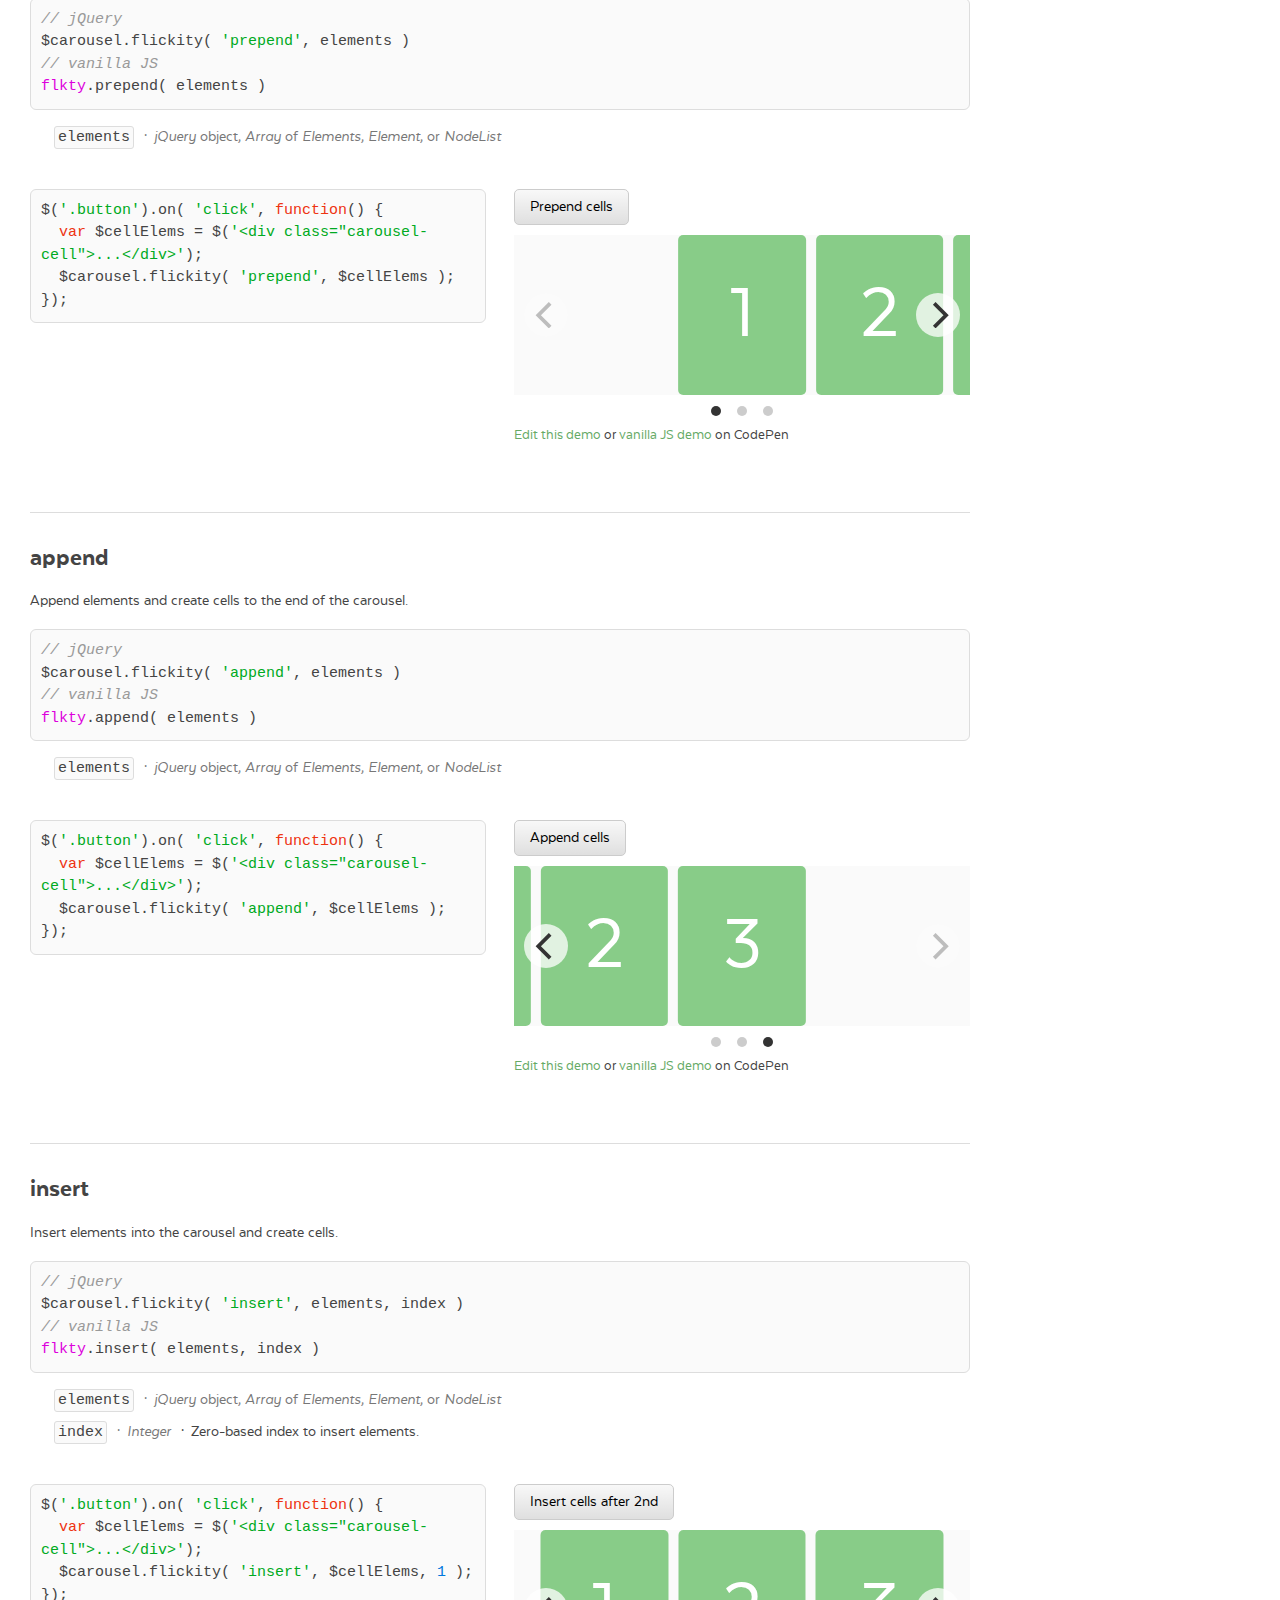
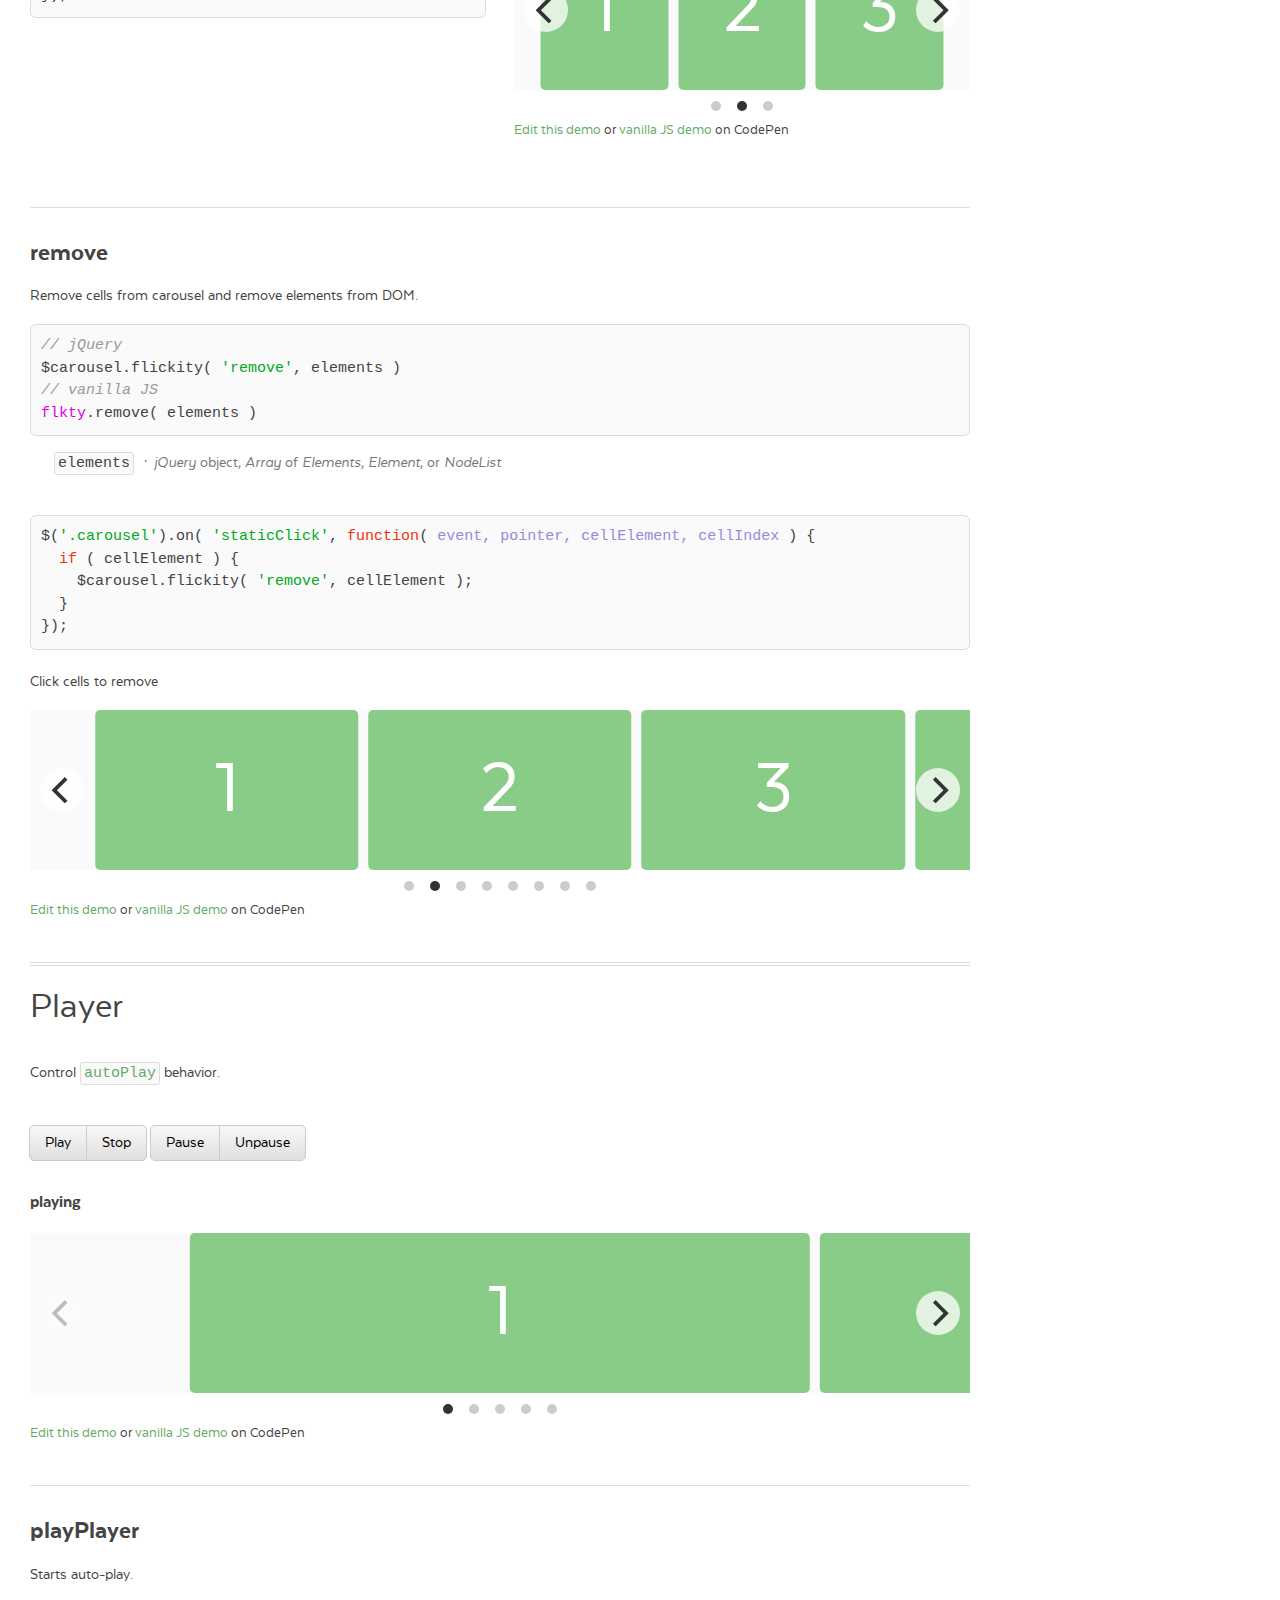
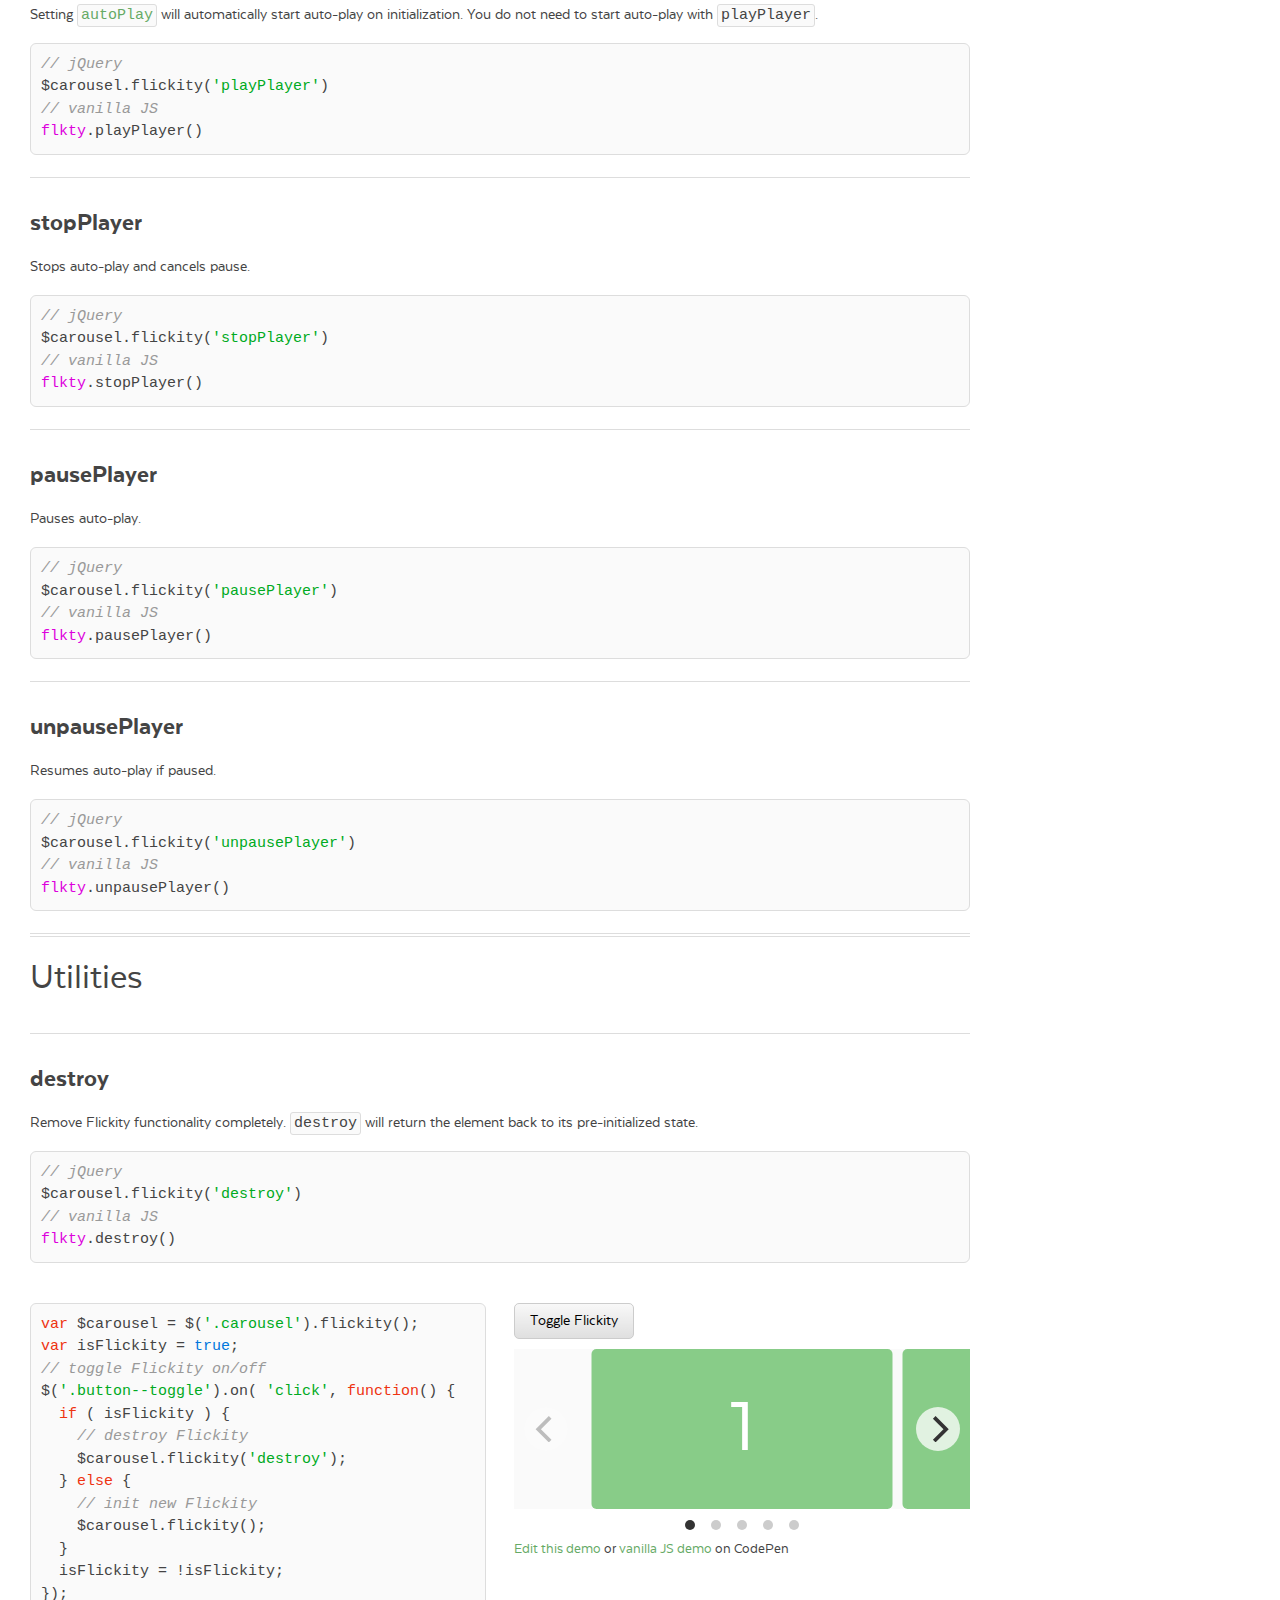
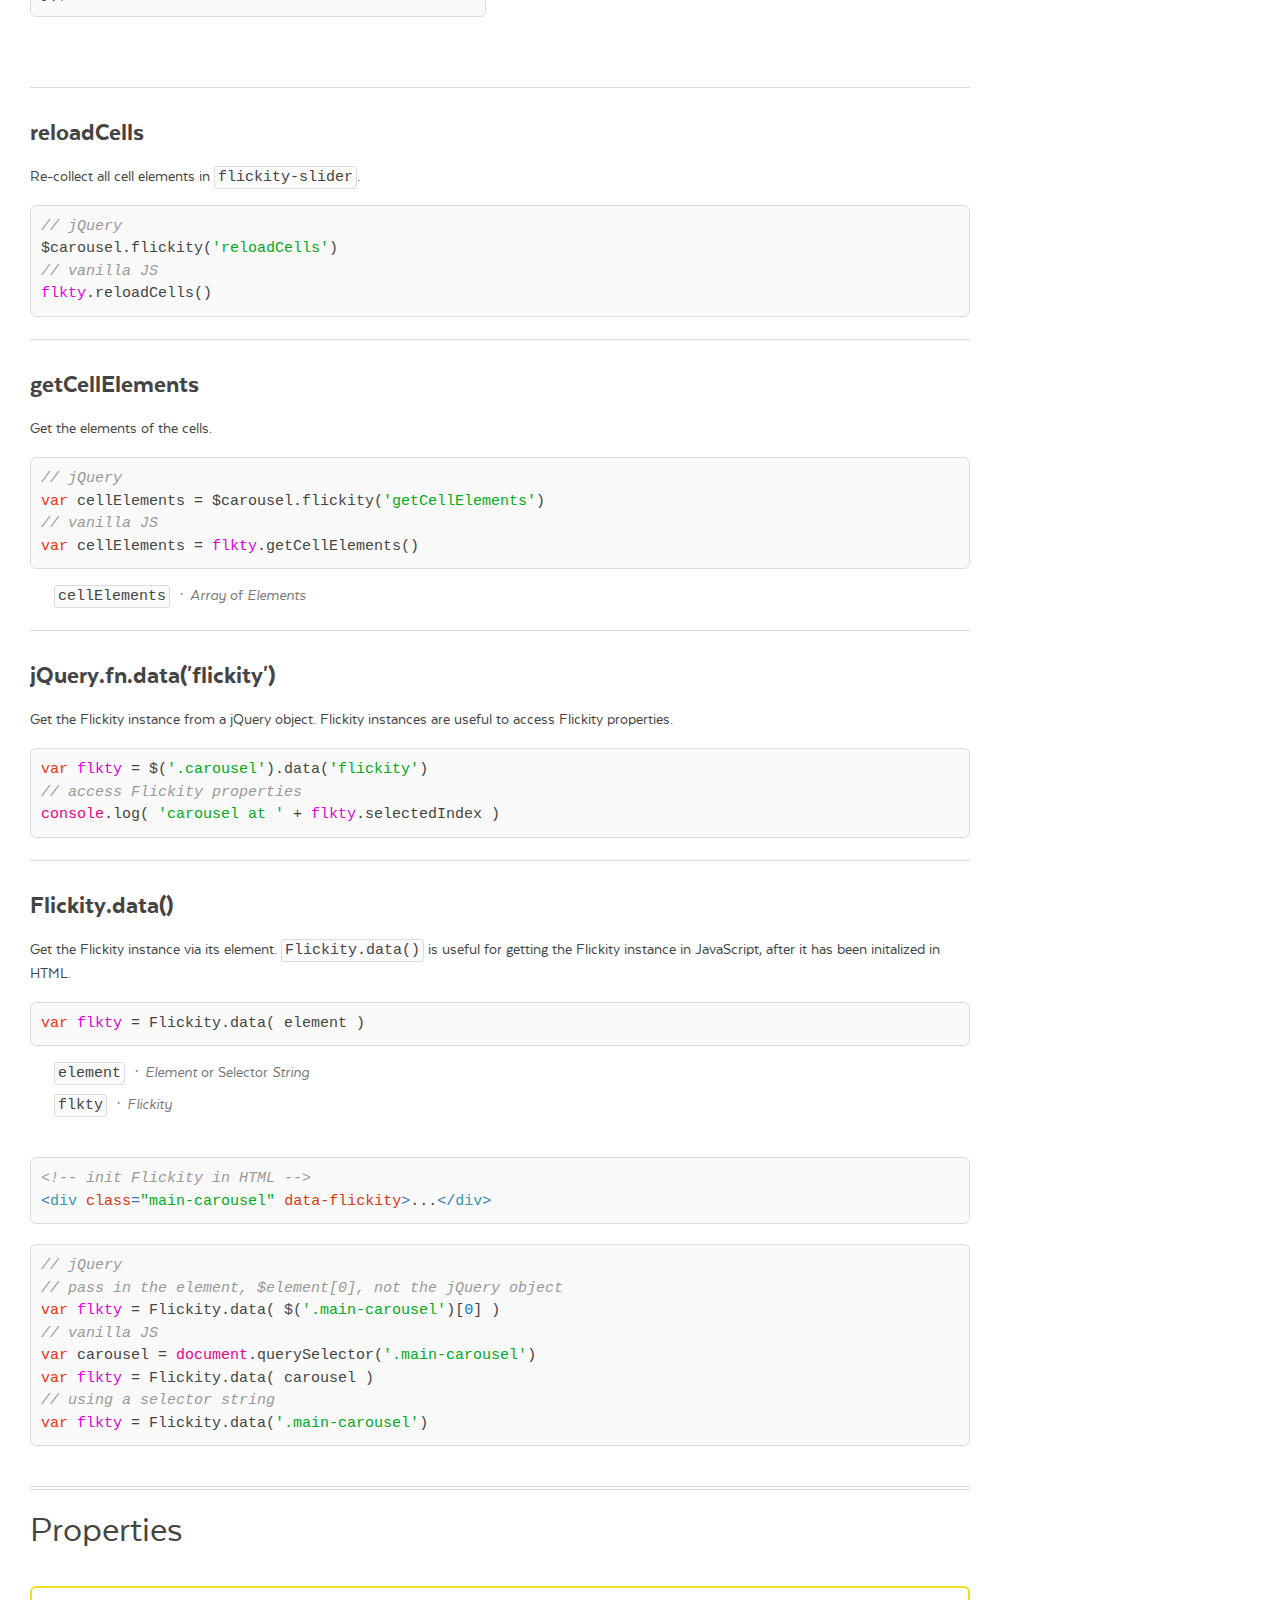
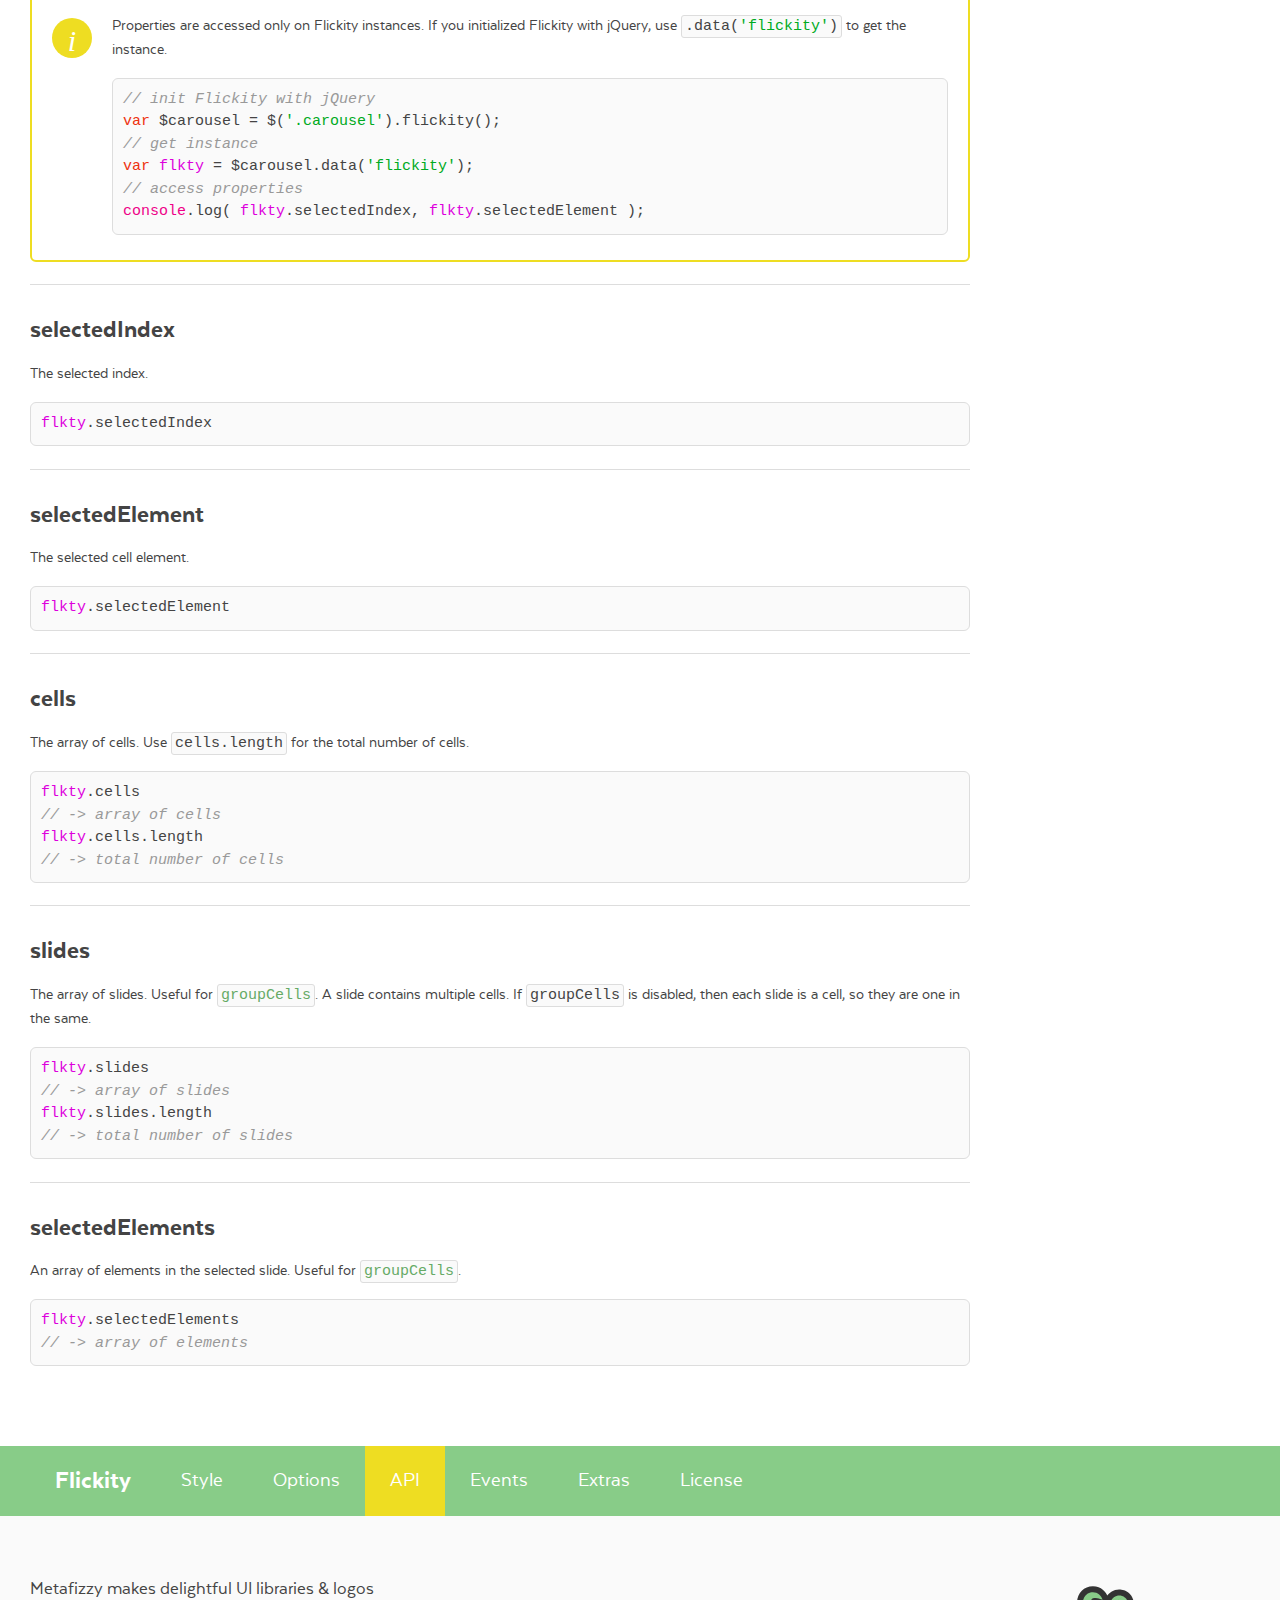
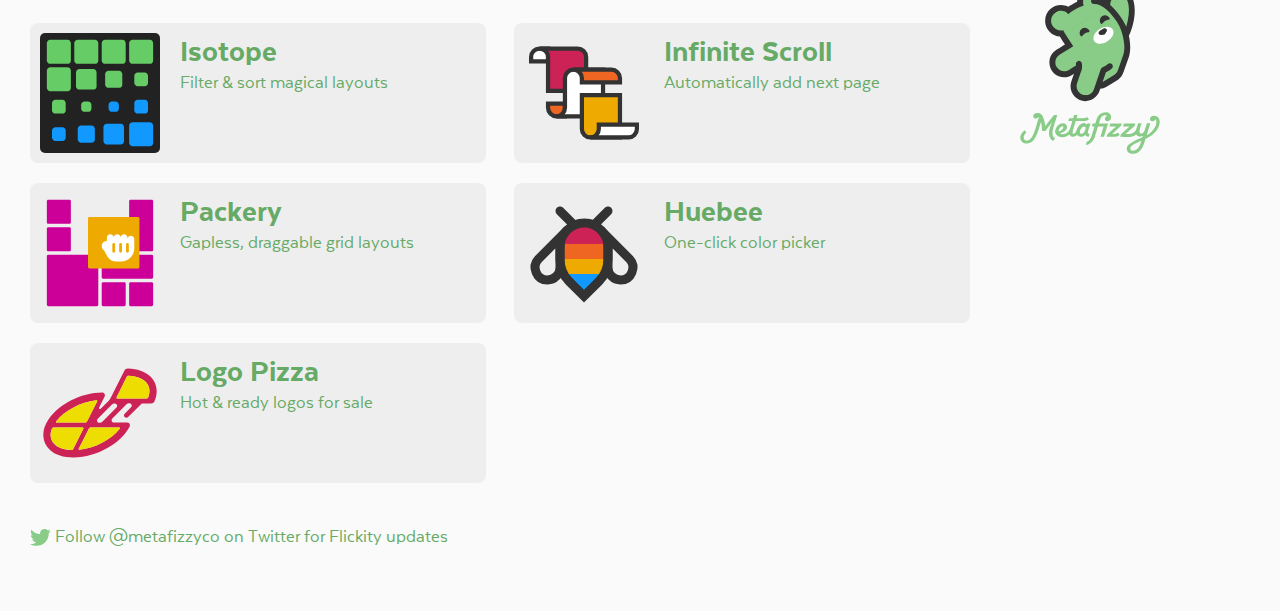
<file: flickity-docs/api.html>
<!doctype html>
<html lang="en" class="export">
<head>
  <meta charset="utf-8">
  <meta name="description" content="Touch, responsive, flickable carousels">
  <meta name="viewport" content="width=device-width">

  <title>Flickity &#xB7; API</title>

    <link rel="stylesheet" href="css/flickity-docs.css?1" media="screen">

</head>
<body class="page--api">

<div class="top-banner">
  <a class="top-banner__link" href="https://infinite-scroll.com">
    <div class="container">
      New! Infinite Scroll v3 &#xB7; Back &amp; refresh button friendly
    </div>
  </a>
</div>

<nav class="site-nav">
  <div class="container">
    <ul class="site-nav__list">
      <li class="site-nav__item site-nav__item--homepage"><a href=".">Flickity</a></li>
      <li class="site-nav__item site-nav__item--style"><a href="style.html">Style</a></li>
      <li class="site-nav__item site-nav__item--options"><a href="options.html">Options</a></li>
      <li class="site-nav__item site-nav__item--api"><a href="api.html">API</a></li>
      <li class="site-nav__item site-nav__item--events"><a href="events.html">Events</a></li>
      <li class="site-nav__item site-nav__item--extras"><a href="extras.html">Extras</a></li>
      <li class="site-nav__item site-nav__item--license"><a href="license.html">License</a></li>
    </ul>
  </div>
</nav>


<div class="main">
  <div class="container">
      <h1 class="page-title">API</h1>


    <ul class="page-nav" data-js="page-nav">
<li class="page-nav__item page-nav__item--h2"><a href="#methods">Methods</a></li>
<li class="page-nav__item page-nav__item--h2"><a href="#selecting-slides">Selecting slides</a></li>
<li class="page-nav__item page-nav__item--h3"><a href="#select">select</a></li>
<li class="page-nav__item page-nav__item--h3"><a href="#previous">previous</a></li>
<li class="page-nav__item page-nav__item--h3"><a href="#next">next</a></li>
<li class="page-nav__item page-nav__item--h3"><a href="#selectcell">selectCell</a></li>
<li class="page-nav__item page-nav__item--h2"><a href="#sizing-and-positioning">Sizing and positioning</a></li>
<li class="page-nav__item page-nav__item--h3"><a href="#resize">resize</a></li>
<li class="page-nav__item page-nav__item--h3"><a href="#reposition">reposition</a></li>
<li class="page-nav__item page-nav__item--h2"><a href="#adding-and-removing-cells">Adding and removing cells</a></li>
<li class="page-nav__item page-nav__item--h3"><a href="#prepend">prepend</a></li>
<li class="page-nav__item page-nav__item--h3"><a href="#append">append</a></li>
<li class="page-nav__item page-nav__item--h3"><a href="#insert">insert</a></li>
<li class="page-nav__item page-nav__item--h3"><a href="#remove">remove</a></li>
<li class="page-nav__item page-nav__item--h2"><a href="#player">Player</a></li>
<li class="page-nav__item page-nav__item--h3"><a href="#playplayer">playPlayer</a></li>
<li class="page-nav__item page-nav__item--h3"><a href="#stopplayer">stopPlayer</a></li>
<li class="page-nav__item page-nav__item--h3"><a href="#pauseplayer">pausePlayer</a></li>
<li class="page-nav__item page-nav__item--h3"><a href="#unpauseplayer">unpausePlayer</a></li>
<li class="page-nav__item page-nav__item--h2"><a href="#utilities">Utilities</a></li>
<li class="page-nav__item page-nav__item--h3"><a href="#destroy">destroy</a></li>
<li class="page-nav__item page-nav__item--h3"><a href="#reloadcells">reloadCells</a></li>
<li class="page-nav__item page-nav__item--h3"><a href="#getcellelements">getCellElements</a></li>
<li class="page-nav__item page-nav__item--h3"><a href="#jquery-fn-data-flickity">jQuery.fn.data(&apos;flickity&apos;)</a></li>
<li class="page-nav__item page-nav__item--h3"><a href="#flickity-data">Flickity.data()</a></li>
<li class="page-nav__item page-nav__item--h2"><a href="#properties">Properties</a></li>
<li class="page-nav__item page-nav__item--h3"><a href="#selectedindex">selectedIndex</a></li>
<li class="page-nav__item page-nav__item--h3"><a href="#selectedelement">selectedElement</a></li>
<li class="page-nav__item page-nav__item--h3"><a href="#cells">cells</a></li>
<li class="page-nav__item page-nav__item--h3"><a href="#slides">slides</a></li>
<li class="page-nav__item page-nav__item--h3"><a href="#selectedelements">selectedElements</a></li>
</ul>


<h2 id="methods">Methods</h2>

<p>Methods are actions done by Flickity instances.</p>

<p>With jQuery, methods follow the jQuery UI pattern
  <code>$carousel.flickity( <span class="string">&apos;methodName&apos;</span> <span class="comment">/*, arguments */</span> )</code>.</p>

<pre><code class="js"><span class="keyword">var</span> $carousel = $(<span class="string">&apos;.carousel&apos;</span>).flickity()
  .flickity(<span class="string">&apos;next&apos;</span>)
  .flickity( <span class="string">&apos;select&apos;</span>, <span class="number">4</span> );
</code></pre>

<div class="call-out">
  <p>jQuery chaining is broken by methods that return values like <a href="#getcellelements"><code>getCellElements</code></a>.</p>
</div>

<p>Vanilla JavaScript methods look like
  <code>flickity.methodName( <span class="comment">/* arguments */</span> )</code>. Unlike jQuery methods, they cannot be chained together.</p>

<pre><code class="js"><span class="comment">// vanilla JS</span>
<span class="keyword">var</span> <span class="flickity_var">flkty</span> = <span class="keyword">new</span> <span class="flickity_keyword">Flickity</span>(<span class="string">&apos;.carousel&apos;</span>);
<span class="flickity_var">flkty</span>.next();
<span class="flickity_var">flkty</span>.select( <span class="number">3</span> );
</code></pre>

<h2 id="selecting-slides">Selecting slides</h2>

<h3 id="select">select</h3>

<p>Select a slide.</p>

<pre><code class="js"><span class="comment">// jQuery</span>
$carousel.flickity( <span class="string">&apos;select&apos;</span>, index, isWrapped, isInstant )
<span class="comment">// vanilla JS</span>
<span class="flickity_var">flkty</span>.select( index, isWrapped, isInstant )
</code></pre>

<p class="argument">
  <code class="argument__code">index</code>
  <span class="argument__type"><i>Integer</i></span>
  <span class="argument__description">Zero-based index of the slide to select.</span>
</p>
<p class="argument">
  <code class="argument__code">isWrapped</code>
  <span class="argument__type"><i>Boolean</i></span>
  <span class="argument__description">Optional. If <code><span class="literal">true</span></code>, the last slide will be selected if at the first slide.</span>
</p>
<p class="argument">
  <code class="argument__code">isInstant</code>
  <span class="argument__type"><i>Boolean</i></span>
  <span class="argument__description">If <code><span class="literal">true</span></code>, immediately view the selected slide without animation.</span>
</p>

<div class="example duo">
  <div class="example__code duo__cell">
<pre><code class="js">$(<span class="string">&apos;.button-group&apos;</span>).on( <span class="string">&apos;click&apos;</span>, <span class="string">&apos;.button&apos;</span>, <span class="function"><span class="keyword">function</span>(<span class="params"></span>) </span>{
  <span class="keyword">var</span> index = $(<span class="keyword">this</span>).index();
  $carousel.flickity( <span class="string">&apos;select&apos;</span>, index );
});
</code></pre>
  </div>
  <div class="example__demo duo__cell" data-js="select">
    <div class="button-row button-group">
      <button class="button">1</button>
      <button class="button">2</button>
      <button class="button">3</button>
      <button class="button">4</button>
      <button class="button">5</button>
    </div>
    <div class="carousel">
      <div class="carousel-cell"></div>
      <div class="carousel-cell"></div>
      <div class="carousel-cell"></div>
      <div class="carousel-cell"></div>
      <div class="carousel-cell"></div>
    </div>
    <p class="edit-demo">
        <a href="https://codepen.io/desandro/pen/yyvYeN">Edit this demo</a>
        or <a href="https://codepen.io/desandro/pen/ByYoKM">vanilla JS demo</a> on CodePen
    </p>
  </div>
</div>

<div class="example duo">
  <div class="example__code duo__cell">
<pre><code class="js"><span class="comment">// select cell instantly, without animation</span>
$(<span class="string">&apos;.button-group&apos;</span>).on( <span class="string">&apos;click&apos;</span>, <span class="string">&apos;.button&apos;</span>, <span class="function"><span class="keyword">function</span>(<span class="params"></span>) </span>{
  <span class="keyword">var</span> index = $(<span class="keyword">this</span>).index();
  $carousel.flickity( <span class="string">&apos;select&apos;</span>, index, <span class="literal">false</span>, <span class="literal">true</span> );
});
</code></pre>
  </div>
  <div class="example__demo duo__cell" data-js="select-instant">
    <div class="button-row button-group">
      <button class="button">1</button>
      <button class="button">2</button>
      <button class="button">3</button>
      <button class="button">4</button>
      <button class="button">5</button>
    </div>
    <div class="carousel">
      <div class="carousel-cell"></div>
      <div class="carousel-cell"></div>
      <div class="carousel-cell"></div>
      <div class="carousel-cell"></div>
      <div class="carousel-cell"></div>
    </div>
    <p class="edit-demo">
        <a href="https://codepen.io/desandro/pen/pggQeL">Edit this demo</a>
        or <a href="https://codepen.io/desandro/pen/OMMamp">vanilla JS demo</a> on CodePen
    </p>
  </div>
</div>


<h3 id="previous">previous</h3>

<p>Select the previous slide.</p>

<pre><code class="js"><span class="comment">// jQuery</span>
$carousel.flickity( <span class="string">&apos;previous&apos;</span>, isWrapped, isInstant )
<span class="comment">// vanilla JS</span>
<span class="flickity_var">flkty</span>.previous( isWrapped, isInstant )
</code></pre>

<p class="argument">
  <code class="argument__code">isWrapped</code>
  <span class="argument__type"><i>Boolean</i></span>
  <span class="argument__description">Optional. If <code><span class="literal">true</span></code>, the last slide will be selected if at the first slide.</span>
</p>
<p class="argument">
  <code class="argument__code">isInstant</code>
  <span class="argument__type"><i>Boolean</i></span>
  <span class="argument__description">If <code><span class="literal">true</span></code>, immediately view the selected slide without animation.</span>
</p>

<div class="example duo">
  <div class="example__code duo__cell">
<pre><code class="js"><span class="comment">// previous</span>
$(<span class="string">&apos;.button--previous&apos;</span>).on( <span class="string">&apos;click&apos;</span>, <span class="function"><span class="keyword">function</span>(<span class="params"></span>) </span>{
  $carousel.flickity(<span class="string">&apos;previous&apos;</span>);
});
<span class="comment">// previous wrapped</span>
$(<span class="string">&apos;.button--previous-wrapped&apos;</span>).on( <span class="string">&apos;click&apos;</span>, <span class="function"><span class="keyword">function</span>(<span class="params"></span>) </span>{
  $carousel.flickity( <span class="string">&apos;previous&apos;</span>, <span class="literal">true</span> );
});
</code></pre>
  </div>
  <div class="example__demo duo__cell" data-js="previous">
    <div class="button-row">
      <button class="button button--previous">Previous</button>
      <button class="button button--previous-wrapped">Previous wrapped</button>
    </div>
    <div class="carousel">
      <div class="carousel-cell"></div>
      <div class="carousel-cell"></div>
      <div class="carousel-cell"></div>
      <div class="carousel-cell"></div>
      <div class="carousel-cell"></div>
    </div>
    <p class="edit-demo">
        <a href="https://codepen.io/desandro/pen/emVpdz">Edit this demo</a>
        or <a href="https://codepen.io/desandro/pen/PwQPGX">vanilla JS demo</a> on CodePen
    </p>
  </div>
</div>


<h3 id="next">next</h3>

<p>Select the next slide.</p>

<pre><code class="js"><span class="comment">// jQuery</span>
$carousel.flickity( <span class="string">&apos;next&apos;</span>, isWrapped, isInstant )
<span class="comment">// vanilla JS</span>
<span class="flickity_var">flkty</span>.next( isWrapped, isInstant )
</code></pre>

<p class="argument">
  <code class="argument__code">isWrapped</code>
  <span class="argument__type"><i>Boolean</i></span>
  <span class="argument__description">Optional. If <code><span class="literal">true</span></code>, the first slide will be selected if at the last slide.</span>
</p>
<p class="argument">
  <code class="argument__code">isInstant</code>
  <span class="argument__type"><i>Boolean</i></span>
  <span class="argument__description">If <code><span class="literal">true</span></code>, immediately view the selected slide without animation.</span>
</p>

<div class="example duo">
  <div class="example__code duo__cell">
<pre><code class="js"><span class="comment">// next</span>
$(<span class="string">&apos;.button--next&apos;</span>).on( <span class="string">&apos;click&apos;</span>, <span class="function"><span class="keyword">function</span>(<span class="params"></span>) </span>{
  $carousel.flickity(<span class="string">&apos;next&apos;</span>);
});
<span class="comment">// next wrapped</span>
$(<span class="string">&apos;.button--next-wrapped&apos;</span>).on( <span class="string">&apos;click&apos;</span>, <span class="function"><span class="keyword">function</span>(<span class="params"></span>) </span>{
  $carousel.flickity( <span class="string">&apos;next&apos;</span>, <span class="literal">true</span> );
});
</code></pre>
  </div>
  <div class="example__demo duo__cell" data-js="next">
    <div class="button-row">
      <button class="button button--next">Next</button>
      <button class="button button--next-wrapped">Next wrapped</button>
    </div>
    <div class="carousel">
      <div class="carousel-cell"></div>
      <div class="carousel-cell"></div>
      <div class="carousel-cell"></div>
      <div class="carousel-cell"></div>
      <div class="carousel-cell"></div>
    </div>
    <p class="edit-demo">
        <a href="https://codepen.io/desandro/pen/JopYby">Edit this demo</a>
        or <a href="https://codepen.io/desandro/pen/gbvaLQ">vanilla JS demo</a> on CodePen
    </p>
  </div>
</div>


<h3 id="selectcell">selectCell</h3>

<p>Select a slide of a cell. Useful for <a href="options.html#groupcells">groupCells</a>.</p>

<pre><code class="js"><span class="comment">// jQuery</span>
$carousel.flickity( <span class="string">&apos;selectCell&apos;</span>, value, isWrapped, isInstant )
<span class="comment">// vanilla JS</span>
<span class="flickity_var">flkty</span>.selectCell( value, isWrapped, isInstant )
</code></pre>

<p class="argument">
  <code class="argument__code">value</code>
  <span class="argument__type"><i>Integer</i> or selector <i>String</i></span>
  <span class="argument__description">Zero-based index OR selector string of the cell to select.</span>
</p>
<p class="argument">
  <code class="argument__code">isWrapped</code>
  <span class="argument__type"><i>Boolean</i></span>
  <span class="argument__description">Optional. If <code><span class="literal">true</span></code>, the last slide will be selected if at the first slide.</span>
</p>
<p class="argument">
  <code class="argument__code">isInstant</code>
  <span class="argument__type"><i>Boolean</i></span>
  <span class="argument__description">If <code><span class="literal">true</span></code>, immediately view the selected slide without animation.</span>
</p>

<div class="example duo">
  <div class="example__code duo__cell">
<pre><code class="js">$(<span class="string">&apos;.button-group&apos;</span>).on( <span class="string">&apos;click&apos;</span>, <span class="string">&apos;.button&apos;</span>, <span class="function"><span class="keyword">function</span>(<span class="params"></span>) </span>{
  <span class="keyword">var</span> index = $(<span class="keyword">this</span>).index();
  $carousel.flickity( <span class="string">&apos;selectCell&apos;</span>, index );
});
</code></pre>
  </div>
  <div class="example__demo duo__cell" data-js="select-cell">
    <div class="button-row button-group">
      <button class="button">1</button>
      <button class="button">2</button>
      <button class="button">3</button>
      <button class="button">4</button>
      <button class="button">5</button>
      <button class="button">6</button>
      <button class="button">7</button>
      <button class="button">8</button>
    </div>
    <div class="carousel carousel--show-several">
      <div class="carousel-cell"></div>
      <div class="carousel-cell"></div>
      <div class="carousel-cell"></div>
      <div class="carousel-cell"></div>
      <div class="carousel-cell"></div>
      <div class="carousel-cell"></div>
      <div class="carousel-cell"></div>
      <div class="carousel-cell"></div>
    </div>
    <p class="edit-demo">
        <a href="https://codepen.io/desandro/pen/KrXgyZ">Edit this demo</a>
        or <a href="https://codepen.io/desandro/pen/vKZXpK">vanilla JS demo</a> on CodePen
    </p>
  </div>
</div>

<p>You can select a cell with a selector string.</p>

<div class="example duo">
  <div class="example__code duo__cell">
<pre><code class="html"><span class="tag">&lt;<span class="title">div</span> <span class="attribute">class</span>=<span class="value">&quot;carousel&quot;</span>&gt;</span>
  <span class="tag">&lt;<span class="title">div</span> <span class="attribute">class</span>=<span class="value">&quot;cell1&quot;</span>&gt;</span><span class="tag">&lt;/<span class="title">div</span>&gt;</span>
  <span class="tag">&lt;<span class="title">div</span> <span class="attribute">class</span>=<span class="value">&quot;cell2&quot;</span>&gt;</span><span class="tag">&lt;/<span class="title">div</span>&gt;</span>
  <span class="tag">&lt;<span class="title">div</span> <span class="attribute">class</span>=<span class="value">&quot;cell3&quot;</span>&gt;</span><span class="tag">&lt;/<span class="title">div</span>&gt;</span>
  ...
<span class="tag">&lt;/<span class="title">div</span>&gt;</span>
</code></pre>

<pre><code class="js">$carousel.flickity( <span class="string">&apos;selectCell&apos;</span>, <span class="string">&apos;.cell2&apos;</span> );
</code></pre>
  </div>
  <div class="example__demo duo__cell" data-js="select-cell">
    <div class="button-row button-group">
      <button class="button" data-selector=".cell1">.cell1</button>
      <button class="button" data-selector=".cell2">.cell2</button>
      <button class="button" data-selector=".cell3">.cell3</button>
      <button class="button" data-selector=".cell4">.cell4</button>
      <button class="button" data-selector=".cell5">.cell5</button>
    </div>
    <div class="carousel">
      <div class="carousel-cell cell1"></div>
      <div class="carousel-cell cell2"></div>
      <div class="carousel-cell cell3"></div>
      <div class="carousel-cell cell4"></div>
      <div class="carousel-cell cell5"></div>
    </div>
    <p class="edit-demo">
        <a href="https://codepen.io/desandro/pen/rLGrpQ">Edit this demo</a>
        or <a href="https://codepen.io/desandro/pen/mEBAXR">vanilla JS demo</a> on CodePen
    </p>
  </div>
</div>


<h2 id="sizing-and-positioning">Sizing and positioning</h2>


<h3 id="resize">resize</h3>

<p>Resize the carousel and re-position cells.</p>

<pre><code class="js"><span class="comment">// jQuery</span>
$carousel.flickity(<span class="string">&apos;resize&apos;</span>)
<span class="comment">// vanilla JS</span>
<span class="flickity_var">flkty</span>.resize()
</code></pre>

<div class="example">
  <div class="example__code">
    <div class="duo">
      <div class="duo__cell">
<pre><code class="js">$(<span class="string">&apos;.button--resize&apos;</span>).on( <span class="string">&apos;click&apos;</span>, <span class="function"><span class="keyword">function</span>(<span class="params"></span>) </span>{
  <span class="comment">// expand carousel by toggling class</span>
  $carousel.toggleClass(<span class="string">&apos;is-expanded&apos;</span>)
    .flickity(<span class="string">&apos;resize&apos;</span>);
});
</code></pre>
      </div>
      <div class="duo__cell">
<pre><code class="css"><span class="class">.carousel</span> <span class="rules">{ <span class="rule"><span class="attribute">width</span>:<span class="value"> <span class="number">50%</span></span></span>; }</span>
<span class="class">.carousel</span><span class="class">.is-expanded</span> <span class="rules">{ <span class="rule"><span class="attribute">width</span>:<span class="value"> <span class="number">100%</span></span></span>; }</span>

<span class="class">.carousel</span><span class="class">.is-expanded</span> <span class="class">.carousel-cell</span> <span class="rules">{
  <span class="rule"><span class="attribute">height</span>:<span class="value"> <span class="number">320px</span></span></span>;
}</span>
</code></pre>
      </div>
    </div>

  </div>
  <div class="example__demo" data-js="resize">
    <div class="button-row">
      <button class="button button--resize">Resize</button>
    </div>
    <div class="carousel carousel--resize">
      <div class="carousel-cell"></div>
      <div class="carousel-cell"></div>
      <div class="carousel-cell"></div>
      <div class="carousel-cell"></div>
      <div class="carousel-cell"></div>
    </div>
    <p class="edit-demo">
        <a href="https://codepen.io/desandro/pen/XJZmMp">Edit this demo</a>
        or <a href="https://codepen.io/desandro/pen/NPyGjQ">vanilla JS demo</a> on CodePen
    </p>
  </div>
</div>

<p>If Flickity is initialized when hidden, like within a tab, trigger <code>resize</code> after it is shown so cells are properly measured and positioned.</p>

<div class="duo example">
  <div class="duo__cell example__code">
<pre><code class="js">$(<span class="string">&apos;.button&apos;</span>).on( <span class="string">&apos;click&apos;</span>, <span class="function"><span class="keyword">function</span>(<span class="params"></span>) </span>{
  $carousel.show()
    <span class="comment">// resize after un-hiding Flickity</span>
    .flickity(<span class="string">&apos;resize&apos;</span>);
});
</code></pre>
  </div>
  <div class="duo__cell example__demo" data-js="resize-show">
    <div class="button-row">
      <button class="button">Show carousel</button>
    </div>
    <div class="carousel" style="display: none;">
      <div class="carousel-cell"></div>
      <div class="carousel-cell"></div>
      <div class="carousel-cell"></div>
      <div class="carousel-cell"></div>
      <div class="carousel-cell"></div>
    </div>
    <p class="edit-demo">
        <a href="https://codepen.io/desandro/pen/eNvdoo">Edit this demo</a>
        or <a href="https://codepen.io/desandro/pen/gpmLYG">vanilla JS demo</a> on CodePen
    </p>
  </div>
</div>


<h3 id="reposition">reposition</h3>

<p>Position cells at selected position. Trigger <code>reposition</code> after the size of a cell has been changed.</p>

<pre><code class="js"><span class="comment">// jQuery</span>
$carousel.flickity(<span class="string">&apos;reposition&apos;</span>)
<span class="comment">// vanilla JS</span>
<span class="flickity_var">flkty</span>.reposition()
</code></pre>

<div class="example">
  <div class="example__code">
<pre><code class="js">$carousel.on( <span class="string">&apos;staticClick&apos;</span>, <span class="function"><span class="keyword">function</span>(<span class="params"> event, pointer, cellElement, cellIndex </span>) </span>{
  <span class="keyword">if</span> ( !cellElement ) {
    <span class="keyword">return</span>;
  }
  $( cellElement ).toggleClass(<span class="string">&apos;is-expanded&apos;</span>);
  $carousel.flickity(<span class="string">&apos;reposition&apos;</span>);
});
</code></pre>
  </div>
  <div class="example__demo" data-js="reposition">
    <p class="example__demo__instruction">Click cells to toggle size</p>
    <div class="carousel carousel--reposition">
      <div class="carousel-cell"></div>
      <div class="carousel-cell"></div>
      <div class="carousel-cell"></div>
      <div class="carousel-cell"></div>
      <div class="carousel-cell"></div>
    </div>
    <p class="edit-demo">
        <a href="https://codepen.io/desandro/pen/zxRvdw">Edit this demo</a>
        or <a href="https://codepen.io/desandro/pen/vEdgOR">vanilla JS demo</a> on CodePen
    </p>
  </div>
</div>



<h2 id="adding-and-removing-cells">Adding and removing cells</h2>

<h3 id="prepend">prepend</h3>

<p>Prepend elements and create cells to the beginning of the carousel.</p>

<pre><code class="js"><span class="comment">// jQuery</span>
$carousel.flickity( <span class="string">&apos;prepend&apos;</span>, elements )
<span class="comment">// vanilla JS</span>
<span class="flickity_var">flkty</span>.prepend( elements )
</code></pre>

<p class="argument">
  <code class="argument__code">elements</code>
  <span class="argument__type"><i>jQuery</i> object, <i>Array</i> of <i>Elements</i>, <i>Element</i>, or <i>NodeList</i></span>
</p>

<div class="duo example">
  <div class="duo__cell example__code">
<pre><code class="js">$(<span class="string">&apos;.button&apos;</span>).on( <span class="string">&apos;click&apos;</span>, <span class="function"><span class="keyword">function</span>(<span class="params"></span>) </span>{
  <span class="keyword">var</span> $cellElems = $(<span class="string">&apos;&lt;div class=&quot;carousel-cell&quot;&gt;...&lt;/div&gt;&apos;</span>);
  $carousel.flickity( <span class="string">&apos;prepend&apos;</span>, $cellElems );
});
</code></pre>
  </div>
  <div class="duo__cell example__demo" data-js="prepend">
    <div class="button-row">
      <button class="button">Prepend cells</button>
    </div>
    <div class="carousel carousel--not-counting carousel--show-several">
      <div class="carousel-cell">
        <span class="carousel-cell__number">1</span>
      </div>
      <div class="carousel-cell">
        <span class="carousel-cell__number">2</span>
      </div>
      <div class="carousel-cell">
        <span class="carousel-cell__number">3</span>
      </div>
    </div>
    <p class="edit-demo">
        <a href="https://codepen.io/desandro/pen/XJZpMN">Edit this demo</a>
        or <a href="https://codepen.io/desandro/pen/VYQPWx">vanilla JS demo</a> on CodePen
    </p>
  </div>
</div>


<h3 id="append">append</h3>

<p>Append elements and create cells to the end of the carousel.</p>

<pre><code class="js"><span class="comment">// jQuery</span>
$carousel.flickity( <span class="string">&apos;append&apos;</span>, elements )
<span class="comment">// vanilla JS</span>
<span class="flickity_var">flkty</span>.append( elements )
</code></pre>

<p class="argument">
  <code class="argument__code">elements</code>
  <span class="argument__type"><i>jQuery</i> object, <i>Array</i> of <i>Elements</i>, <i>Element</i>, or <i>NodeList</i></span>
</p>

<div class="duo example">
  <div class="duo__cell example__code">
<pre><code class="js">$(<span class="string">&apos;.button&apos;</span>).on( <span class="string">&apos;click&apos;</span>, <span class="function"><span class="keyword">function</span>(<span class="params"></span>) </span>{
  <span class="keyword">var</span> $cellElems = $(<span class="string">&apos;&lt;div class=&quot;carousel-cell&quot;&gt;...&lt;/div&gt;&apos;</span>);
  $carousel.flickity( <span class="string">&apos;append&apos;</span>, $cellElems );
});
</code></pre>
  </div>
  <div class="duo__cell example__demo" data-js="append">
    <div class="button-row">
      <button class="button">Append cells</button>
    </div>
    <div class="carousel carousel--not-counting carousel--show-several">
      <div class="carousel-cell">
        <span class="carousel-cell__number">1</span>
      </div>
      <div class="carousel-cell">
        <span class="carousel-cell__number">2</span>
      </div>
      <div class="carousel-cell">
        <span class="carousel-cell__number">3</span>
      </div>
    </div>
    <p class="edit-demo">
        <a href="https://codepen.io/desandro/pen/qExRVp">Edit this demo</a>
        or <a href="https://codepen.io/desandro/pen/OPQWOG">vanilla JS demo</a> on CodePen
    </p>
  </div>
</div>


<h3 id="insert">insert</h3>

<p>Insert elements into the carousel and create cells.</p>

<pre><code class="js"><span class="comment">// jQuery</span>
$carousel.flickity( <span class="string">&apos;insert&apos;</span>, elements, index )
<span class="comment">// vanilla JS</span>
<span class="flickity_var">flkty</span>.insert( elements, index )
</code></pre>

<p class="argument">
  <code class="argument__code">elements</code>
  <span class="argument__type"><i>jQuery</i> object, <i>Array</i> of <i>Elements</i>, <i>Element</i>, or <i>NodeList</i></span>
</p>

<p class="argument">
  <code class="argument__code">index</code>
  <span class="argument__type"><i>Integer</i></span>
  <span class="argument__description">Zero-based index to insert elements.</span>
</p>

<div class="duo example">
  <div class="duo__cell example__code">
<pre><code class="js">$(<span class="string">&apos;.button&apos;</span>).on( <span class="string">&apos;click&apos;</span>, <span class="function"><span class="keyword">function</span>(<span class="params"></span>) </span>{
  <span class="keyword">var</span> $cellElems = $(<span class="string">&apos;&lt;div class=&quot;carousel-cell&quot;&gt;...&lt;/div&gt;&apos;</span>);
  $carousel.flickity( <span class="string">&apos;insert&apos;</span>, $cellElems, <span class="number">1</span> );
});
</code></pre>
  </div>
  <div class="duo__cell example__demo" data-js="insert">
    <div class="button-row">
      <button class="button">Insert cells after 2nd</button>
    </div>
    <div class="carousel carousel--not-counting carousel--show-several">
      <div class="carousel-cell">
        <span class="carousel-cell__number">1</span>
      </div>
      <div class="carousel-cell">
        <span class="carousel-cell__number">2</span>
      </div>
      <div class="carousel-cell">
        <span class="carousel-cell__number">3</span>
      </div>
    </div>
    <p class="edit-demo">
        <a href="https://codepen.io/desandro/pen/YPeNYj">Edit this demo</a>
        or <a href="https://codepen.io/desandro/pen/EaQZQv">vanilla JS demo</a> on CodePen
    </p>
  </div>
</div>


<h3 id="remove">remove</h3>

<p>Remove cells from carousel and remove elements from DOM.</p>

<pre><code class="js"><span class="comment">// jQuery</span>
$carousel.flickity( <span class="string">&apos;remove&apos;</span>, elements )
<span class="comment">// vanilla JS</span>
<span class="flickity_var">flkty</span>.remove( elements )
</code></pre>

<p class="argument">
  <code class="argument__code">elements</code>
  <span class="argument__type"><i>jQuery</i> object, <i>Array</i> of <i>Elements</i>, <i>Element</i>, or <i>NodeList</i></span>
</p>

<div class="example">
  <div class="example__code">
<pre><code class="js">$(<span class="string">&apos;.carousel&apos;</span>).on( <span class="string">&apos;staticClick&apos;</span>, <span class="function"><span class="keyword">function</span>(<span class="params"> event, pointer, cellElement, cellIndex </span>) </span>{
  <span class="keyword">if</span> ( cellElement ) {
    $carousel.flickity( <span class="string">&apos;remove&apos;</span>, cellElement );
  }
});
</code></pre>
  </div>
  <div class="example__demo" data-js="remove">
    <p class="example__demo__instruction">Click cells to remove</p>
    <div class="carousel carousel--not-counting carousel--show-several">
      <div class="carousel-cell">
        <span class="carousel-cell__number">1</span>
      </div>
      <div class="carousel-cell">
        <span class="carousel-cell__number">2</span>
      </div>
      <div class="carousel-cell">
        <span class="carousel-cell__number">3</span>
      </div>
      <div class="carousel-cell">
        <span class="carousel-cell__number">4</span>
      </div>
      <div class="carousel-cell">
        <span class="carousel-cell__number">5</span>
      </div>
      <div class="carousel-cell">
        <span class="carousel-cell__number">6</span>
      </div>
      <div class="carousel-cell">
        <span class="carousel-cell__number">7</span>
      </div>
      <div class="carousel-cell">
        <span class="carousel-cell__number">8</span>
      </div>
    </div>
    <p class="edit-demo">
        <a href="https://codepen.io/desandro/pen/WbMRgv">Edit this demo</a>
        or <a href="https://codepen.io/desandro/pen/gbvgdy">vanilla JS demo</a> on CodePen
    </p>
  </div>
</div>


<h2 id="player">Player</h2>

<p>Control <a href="options.html#autoplay"><code>autoPlay</code></a> behavior.</p>

<div class="example" data-js="player">
  <div class="example__demo">
    <div class="button-row">
      <div class="button-group button-group--inline">
        <button class="button button--play">Play</button>
        <button class="button button--stop">Stop</button>
      </div>
      <div class="button-group button-group--inline">
        <button class="button button--pause">Pause</button>
        <button class="button button--unpause">Unpause</button>
      </div>
    </div>

    <p class="player-status" style="font-weight: bold; font-size: 1.1rem;">Playing</p>

    <div class="carousel">
      <div class="carousel-cell"></div>
      <div class="carousel-cell"></div>
      <div class="carousel-cell"></div>
      <div class="carousel-cell"></div>
      <div class="carousel-cell"></div>
    </div>

    <p class="edit-demo">
        <a href="https://codepen.io/desandro/pen/xOXErG">Edit this demo</a>
        or <a href="https://codepen.io/desandro/pen/bZowzr">vanilla JS demo</a> on CodePen
    </p>

  </div>
</div>


<h3 id="playplayer">playPlayer</h3>

<p>Starts auto-play.</p>

<p>Setting <a href="options.html#autoplay"><code>autoPlay</code></a> will automatically start auto-play on initialization. You do not need to start auto-play with <code>playPlayer</code>.</p>

<pre><code class="js"><span class="comment">// jQuery</span>
$carousel.flickity(<span class="string">&apos;playPlayer&apos;</span>)
<span class="comment">// vanilla JS</span>
<span class="flickity_var">flkty</span>.playPlayer()
</code></pre>


<h3 id="stopplayer">stopPlayer</h3>

<p>Stops auto-play and cancels pause.</p>

<pre><code class="js"><span class="comment">// jQuery</span>
$carousel.flickity(<span class="string">&apos;stopPlayer&apos;</span>)
<span class="comment">// vanilla JS</span>
<span class="flickity_var">flkty</span>.stopPlayer()
</code></pre>


<h3 id="pauseplayer">pausePlayer</h3>

<p>Pauses auto-play.</p>

<pre><code class="js"><span class="comment">// jQuery</span>
$carousel.flickity(<span class="string">&apos;pausePlayer&apos;</span>)
<span class="comment">// vanilla JS</span>
<span class="flickity_var">flkty</span>.pausePlayer()
</code></pre>


<h3 id="unpauseplayer">unpausePlayer</h3>

<p>Resumes auto-play if paused.</p>

<pre><code class="js"><span class="comment">// jQuery</span>
$carousel.flickity(<span class="string">&apos;unpausePlayer&apos;</span>)
<span class="comment">// vanilla JS</span>
<span class="flickity_var">flkty</span>.unpausePlayer()
</code></pre>


<h2 id="utilities">Utilities</h2>


<h3 id="destroy">destroy</h3>

<p>Remove Flickity functionality completely. <code>destroy</code> will return the element back to its pre-initialized state.</p>

<pre><code class="js"><span class="comment">// jQuery</span>
$carousel.flickity(<span class="string">&apos;destroy&apos;</span>)
<span class="comment">// vanilla JS</span>
<span class="flickity_var">flkty</span>.destroy()
</code></pre>

<div class="example duo">
  <div class="example__code duo__cell">
<pre><code class="js"><span class="keyword">var</span> $carousel = $(<span class="string">&apos;.carousel&apos;</span>).flickity();
<span class="keyword">var</span> isFlickity = <span class="literal">true</span>;
<span class="comment">// toggle Flickity on/off</span>
$(<span class="string">&apos;.button--toggle&apos;</span>).on( <span class="string">&apos;click&apos;</span>, <span class="function"><span class="keyword">function</span>(<span class="params"></span>) </span>{
  <span class="keyword">if</span> ( isFlickity ) {
    <span class="comment">// destroy Flickity</span>
    $carousel.flickity(<span class="string">&apos;destroy&apos;</span>);
  } <span class="keyword">else</span> {
    <span class="comment">// init new Flickity</span>
    $carousel.flickity();
  }
  isFlickity = !isFlickity;
});
</code></pre>
  </div>
  <div class="example__demo duo__cell" data-js="destroy">
    <div class="button-row">
      <button class="button">Toggle Flickity</button>
    </div>
    <div class="carousel">
      <div class="carousel-cell"></div>
      <div class="carousel-cell"></div>
      <div class="carousel-cell"></div>
      <div class="carousel-cell"></div>
      <div class="carousel-cell"></div>
    </div>
    <p class="edit-demo">
        <a href="https://codepen.io/desandro/pen/dPdNQq">Edit this demo</a>
        or <a href="https://codepen.io/desandro/pen/emVgoR">vanilla JS demo</a> on CodePen
    </p>
  </div>
</div>



<h3 id="reloadcells">reloadCells</h3>

<p>Re-collect all cell elements in <code>flickity-slider</code>.</p>

<pre><code class="js"><span class="comment">// jQuery</span>
$carousel.flickity(<span class="string">&apos;reloadCells&apos;</span>)
<span class="comment">// vanilla JS</span>
<span class="flickity_var">flkty</span>.reloadCells()
</code></pre>


<h3 id="getcellelements">getCellElements</h3>

<p>Get the elements of the cells.</p>

<pre><code class="js"><span class="comment">// jQuery</span>
<span class="keyword">var</span> cellElements = $carousel.flickity(<span class="string">&apos;getCellElements&apos;</span>)
<span class="comment">// vanilla JS</span>
<span class="keyword">var</span> cellElements = <span class="flickity_var">flkty</span>.getCellElements()
</code></pre>

<p class="argument">
  <code class="argument__code">cellElements</code>
  <span class="argument__type"><i>Array</i> of <i>Elements</i></span>
</p>


<h3 id="jquery-fn-data-flickity">jQuery.fn.data(&apos;flickity&apos;)</h3>

<p>Get the Flickity instance from a jQuery object. Flickity instances are useful to access Flickity properties.</p>

<pre><code class="js"><span class="keyword">var</span> <span class="flickity_var">flkty</span> = $(<span class="string">&apos;.carousel&apos;</span>).data(<span class="string">&apos;flickity&apos;</span>)
<span class="comment">// access Flickity properties</span>
<span class="built_in">console</span>.log( <span class="string">&apos;carousel at &apos;</span> + <span class="flickity_var">flkty</span>.selectedIndex )
</code></pre>


<h3 id="flickity-data">Flickity.data()</h3>

<p>Get the Flickity instance via its element. <code>Flickity.data()</code> is useful for getting the Flickity instance in JavaScript, after it has been initalized in HTML.</p>

<pre><code class="js"><span class="keyword">var</span> <span class="flickity_var">flkty</span> = <span class="flickity_keyword">Flickity</span>.data( element )
</code></pre>

<p class="argument">
  <code class="argument__code">element</code>
  <span class="argument__type"><i>Element</i> or Selector <i>String</i></span>
</p>
<p class="argument">
  <code class="argument__code">flkty</code>
  <span class="argument__type"><i>Flickity</i></span>
</p>

<div class="example">
  <div class="example__code">
<pre><code class="html"><span class="comment">&lt;!-- init Flickity in HTML --&gt;</span>
<span class="tag">&lt;<span class="title">div</span> <span class="attribute">class</span>=<span class="value">&quot;main-carousel&quot;</span> <span class="attribute">data-flickity</span>&gt;</span>...<span class="tag">&lt;/<span class="title">div</span>&gt;</span>
</code></pre>

<pre><code class="js"><span class="comment">// jQuery</span>
<span class="comment">// pass in the element, $element[0], not the jQuery object</span>
<span class="keyword">var</span> <span class="flickity_var">flkty</span> = <span class="flickity_keyword">Flickity</span>.data( $(<span class="string">&apos;.main-carousel&apos;</span>)[<span class="number">0</span>] )
<span class="comment">// vanilla JS</span>
<span class="keyword">var</span> carousel = <span class="built_in">document</span>.querySelector(<span class="string">&apos;.main-carousel&apos;</span>)
<span class="keyword">var</span> <span class="flickity_var">flkty</span> = <span class="flickity_keyword">Flickity</span>.data( carousel )
<span class="comment">// using a selector string</span>
<span class="keyword">var</span> <span class="flickity_var">flkty</span> = <span class="flickity_keyword">Flickity</span>.data(<span class="string">&apos;.main-carousel&apos;</span>)
</code></pre>
  </div>
</div>


<h2 id="properties">Properties</h2>

<div class="call-out">
  <p>Properties are accessed only on Flickity instances. If you initialized Flickity with jQuery, use <code>.data(<span class="string">&apos;flickity&apos;</span>)</code> to get the instance.</p>

<pre><code class="js"><span class="comment">// init Flickity with jQuery</span>
<span class="keyword">var</span> $carousel = $(<span class="string">&apos;.carousel&apos;</span>).flickity();
<span class="comment">// get instance</span>
<span class="keyword">var</span> <span class="flickity_var">flkty</span> = $carousel.data(<span class="string">&apos;flickity&apos;</span>);
<span class="comment">// access properties</span>
<span class="built_in">console</span>.log( <span class="flickity_var">flkty</span>.selectedIndex, <span class="flickity_var">flkty</span>.selectedElement );
</code></pre>
</div>

<h3 id="selectedindex">selectedIndex</h3>

<p>The selected index.</p>

<pre><code class="js"><span class="flickity_var">flkty</span>.selectedIndex
</code></pre>


<h3 id="selectedelement">selectedElement</h3>

<p>The selected cell element.</p>

<pre><code class="js"><span class="flickity_var">flkty</span>.selectedElement
</code></pre>


<h3 id="cells">cells</h3>

<p>The array of cells. Use <code>cells.length</code> for the total number of cells.</p>

<pre><code class="js"><span class="flickity_var">flkty</span>.cells
<span class="comment">// -&gt; array of cells</span>
<span class="flickity_var">flkty</span>.cells.length
<span class="comment">// -&gt; total number of cells</span>
</code></pre>


<h3 id="slides">slides</h3>

<p>The array of slides. Useful for <a href="options.html#groupcells"><code>groupCells</code></a>. A slide contains multiple cells. If <code>groupCells</code> is disabled, then each slide is a cell, so they are one in the same.</p>

<pre><code class="js"><span class="flickity_var">flkty</span>.slides
<span class="comment">// -&gt; array of slides</span>
<span class="flickity_var">flkty</span>.slides.length
<span class="comment">// -&gt; total number of slides</span>
</code></pre>


<h3 id="selectedelements">selectedElements</h3>

<p>An array of elements in the selected slide. Useful for <a href="options.html#groupcells"><code>groupCells</code></a>.</p>

<pre><code class="js"><span class="flickity_var">flkty</span>.selectedElements
<span class="comment">// -&gt; array of elements</span>
</code></pre>

  </div>
</div>

<nav class="site-nav">
  <div class="container">
    <ul class="site-nav__list">
      <li class="site-nav__item site-nav__item--homepage"><a href=".">Flickity</a></li>
      <li class="site-nav__item site-nav__item--style"><a href="style.html">Style</a></li>
      <li class="site-nav__item site-nav__item--options"><a href="options.html">Options</a></li>
      <li class="site-nav__item site-nav__item--api"><a href="api.html">API</a></li>
      <li class="site-nav__item site-nav__item--events"><a href="events.html">Events</a></li>
      <li class="site-nav__item site-nav__item--extras"><a href="extras.html">Extras</a></li>
      <li class="site-nav__item site-nav__item--license"><a href="license.html">License</a></li>
    </ul>
  </div>
</nav>

<footer class="site-footer">

  <div class="container">

    <p class="site-footer__copy">Metafizzy makes delightful UI libraries &amp; logos</p>

    <div class="showcase">
    
      <ul class="showcase-item-list">
          <li class="showcase-item">
            <a class="showcase-item__link" href="https://isotope.metafizzy.co">
              <div class="showcase-item__image">
                  <svg class="isotope-illo" xmlns="http://www.w3.org/2000/svg" viewbox="0 0 350 350" width="100" height="100">
                    <path class="isotope-illo__color1" fill="#6C6" d="M80 170H30c-6 0-10-5-10-10v-50c0-6 5-10 10-10h50c6 0 10 5 10 10v50C90 166 86 170 80 170z"/>
                    <path class="isotope-illo__color1" fill="#6C6" d="M80 90H30c-6 0-10-5-10-10V30c0-6 5-10 10-10h50c6 0 10 5 10 10v50C90 86 86 90 80 90z"/>
                    <path class="isotope-illo__color1" fill="#6C6" d="M160 90h-50c-6 0-10-5-10-10V30c0-6 5-10 10-10h50c6 0 10 5 10 10v50C170 86 166 90 160 90z"/>
                    <path class="isotope-illo__color1" fill="#6C6" d="M240 90h-50c-6 0-10-5-10-10V30c0-6 5-10 10-10h50c6 0 10 5 10 10v50C250 86 246 90 240 90z"/>
                    <path class="isotope-illo__color1" fill="#6C6" d="M320 90h-50c-6 0-10-5-10-10V30c0-6 5-10 10-10h50c6 0 10 5 10 10v50C330 86 326 90 320 90z"/>
                    <path class="isotope-illo__color1" fill="#6C6" d="M155 165h-40c-6 0-10-5-10-10v-40c0-6 5-10 10-10h40c6 0 10 5 10 10v40 C165 161 161 165 155 165z"/>
                    <path class="isotope-illo__color1" fill="#6C6" d="M230 160h-30c-6 0-10-5-10-10v-30c0-6 5-10 10-10h30c6 0 10 5 10 10v30 C240 156 236 160 230 160z"/>
                    <path class="isotope-illo__color1" fill="#6C6" d="M305 155h-20c-6 0-10-5-10-10v-20c0-6 5-10 10-10h20c6 0 10 5 10 10v20 C315 151 311 155 305 155z"/>
                    <path class="isotope-illo__color1" fill="#6C6" d="M65 235H45c-6 0-10-5-10-10v-20c0-6 5-10 10-10h20c6 0 10 5 10 10v20C75 231 71 235 65 235z"/>
                    <path class="isotope-illo__color1" fill="#6C6" d="M140 230h-10c-6 0-10-5-10-10v-10c0-6 5-10 10-10h10c6 0 10 5 10 10v10 C150 226 146 230 140 230z"/>
                    <path class="isotope-illo__color2" fill="#19F" d="M305 235h-20c-6 0-10-5-10-10v-20c0-6 5-10 10-10h20c6 0 10 5 10 10v20 C315 231 311 235 305 235z"/>
                    <path class="isotope-illo__color2" fill="#19F" d="M65 315H45c-6 0-10-5-10-10v-20c0-6 5-10 10-10h20c6 0 10 5 10 10v20C75 311 71 315 65 315z"/>
                    <path class="isotope-illo__color2" fill="#19F" d="M150 320h-30c-6 0-10-5-10-10v-30c0-6 5-10 10-10h30c6 0 10 5 10 10v30 C160 316 156 320 150 320z"/>
                    <path class="isotope-illo__color2" fill="#19F" d="M220 230h-10c-6 0-10-5-10-10v-10c0-6 5-10 10-10h10c6 0 10 5 10 10v10 C230 226 226 230 220 230z"/>
                    <path class="isotope-illo__color2" fill="#19F" d="M235 325h-40c-6 0-10-5-10-10v-40c0-6 5-10 10-10h40c6 0 10 5 10 10v40 C245 321 241 325 235 325z"/>
                    <path class="isotope-illo__color2" fill="#19F" d="M320 330h-50c-6 0-10-5-10-10v-50c0-6 5-10 10-10h50c6 0 10 5 10 10v50 C330 326 326 330 320 330z"/>
                  </svg>
              </div>
              <div class="showcase-item__text">
                <h3 class="showcase-item__title">Isotope</h3>
                <p class="showcase-item__description">Filter &amp; sort magical layouts</p>
              </div>
            </a>
          </li>
    
          <li class="showcase-item">
            <a class="showcase-item__link" href="https://infinite-scroll.com">
              <div class="showcase-item__image">
                  <svg class="infinite-scroll-illo" xmlns="http://www.w3.org/2000/svg" viewbox="0 0 520 520" width="200" height="200">
                    <path class="infinite-scroll-illo__page infinite-scroll-illo__page--back" d="M90,110H10V90c0-22,18-40,40-40h40V110z"/>
                    <path class="infinite-scroll-illo__page infinite-scroll-illo__page--front1" d="M270,90L270,90c0-22-18-40-40-40h0H50h0c22,0,40,18,40,40v0v0v160h180V90z"/>
                    <path class="infinite-scroll-illo__page infinite-scroll-illo__page--front2" d="M170,330v-20H90v20v0c0,22,18,40,40,40h0h40V330z"/>
                    <path class="infinite-scroll-illo__page infinite-scroll-illo__page--back" d="M350,150H210c-22,0-40,18-40,40v140v0c0,22-18,40-40,40h0h220V150z"/>
                    <path class="infinite-scroll-illo__page infinite-scroll-illo__page--front3" d="M430,470V270H250v160c0,22,18,40,40,40H430z"/>
                    <path class="infinite-scroll-illo__page infinite-scroll-illo__page--front2" d="M250,190v20h180v-20c0-22-18-40-40-40H210h0C232,150,250,168,250,190L250,190z"/>
                    <path class="infinite-scroll-illo__page infinite-scroll-illo__page--back" d="M330,410v20v0c0,22-18,40-40,40h0h180c22,0,40-18,40-40v-20H330z"/>
                  </svg>
              </div>
              <div class="showcase-item__text">
                <h3 class="showcase-item__title">Infinite Scroll</h3>
                <p class="showcase-item__description">Automatically add next page</p>
              </div>
            </a>
          </li>
    
    
          <li class="showcase-item">
            <a class="showcase-item__link" href="https://packery.metafizzy.co">
              <div class="showcase-item__image">
                  <svg class="packery-illo" xmlns="http://www.w3.org/2000/svg" viewbox="0 0 700 700" width="100" height="100">
                    <path class="packery-illo__item" fill="#C09" d="M172 180H48c-4 0-8-4-8-8V48c0-4 4-8 8-8h124c4 0 8 4 8 8v124C180 176 176 180 172 180z"/>
                    <path class="packery-illo__item" fill="#C09" d="M172 340H48c-4 0-8-4-8-8V208c0-4 4-8 8-8h124c4 0 8 4 8 8v124C180 336 176 340 172 340z"/>
                    <path class="packery-illo__item" fill="#C09" d="M492 660H368c-4 0-8-4-8-8V528c0-4 4-8 8-8h124c4 0 8 4 8 8v124C500 656 496 660 492 660z"/>
                    <path class="packery-illo__item" fill="#C09" d="M652 660H528c-4 0-8-4-8-8V528c0-4 4-8 8-8h124c4 0 8 4 8 8v124C660 656 656 660 652 660z"/>
                    <path class="packery-illo__item" fill="#C09" d="M652 500H368c-4 0-8-4-8-8V368c0-4 4-8 8-8h284c4 0 8 4 8 8v124C660 496 656 500 652 500z"/>
                    <path class="packery-illo__item" fill="#C09" d="M332 660H48c-4 0-8-4-8-8V368c0-4 4-8 8-8h284c4 0 8 4 8 8v284C340 656 336 660 332 660z"/>
                    <path class="packery-illo__item" fill="#C09" d="M652 340H528c-4 0-8-4-8-8V48c0-4 4-8 8-8h124c4 0 8 4 8 8v284C660 336 656 340 652 340z"/>
                    <path class="packery-illo__draggie" fill="#EA0" d="M572 440H288c-4 0-8-4-8-8V148c0-4 4-8 8-8h284c4 0 8 4 8 8v284C580 436 576 440 572 440z"/>
                    <g>
                      <path class="packery-illo__hand" fill="white" d="M530 250c-11 0-20 9-20 20v-10c0-11-9-20-20-20s-20 9-20 20c0-11-9-20-20-20s-20 9-20 20c0-11-9-20-20-20
                        s-20 9-20 20v20c-17 0-30 13-30 30c0 11 6 20 14 25l19 35c10 18 30 30 51 30h28
                        c43 0 78-35 78-78V270C550 259 541 250 530 250z"/>
                      <line class="packery-illo__hand-line" stroke="#EA0" fill="none" stroke-width="16" stroke-linecap="round" x1="430" y1="300" x2="430" y2="340"/>
                      <line class="packery-illo__hand-line" stroke="#EA0" fill="none" stroke-width="16" stroke-linecap="round" x1="470" y1="300" x2="470" y2="340"/>
                      <line class="packery-illo__hand-line" stroke="#EA0" fill="none" stroke-width="16" stroke-linecap="round" x1="510" y1="300" x2="510" y2="340"/>
                    </g>
                  </svg>
              </div>
              <div class="showcase-item__text">
                <h3 class="showcase-item__title">Packery</h3>
                <p class="showcase-item__description">Gapless, draggable grid layouts</p>
              </div>
            </a>
          </li>
    
          <li class="showcase-item">
            <a class="showcase-item__link" href="http://huebee.buzz">
              <div class="showcase-item__image">
                  <svg class="huebee-illo" xmlns="http://www.w3.org/2000/svg" viewbox="0 0 200 200" width="100" height="100">
                    <polygon class="huebee-illo__stripe4" fill="#19F" points="100,170 65,135 135,135 "/>
                    <rect class="huebee-illo__stripe3" fill="#EA0" x="65" y="110" width="70" height="25"/>
                    <rect class="huebee-illo__stripe2" fill="#E62" x="65" y="85" width="70" height="25"/>
                    <polygon class="huebee-illo__stripe1" fill="#C25" points="135,85 65,85 65,70 80,55 120,55 135,70 "/>
                    <path class="huebee-illo__line" stroke="#333" fill="none" stroke-width="15" d="M140 90c0-22-18-40-39-40C78 50 60 68 60 91V110c0 14 5 27 15 37
                      l25 25l25-25c10-10 15-23 15-37V90z"/>
                    <path class="huebee-illo__line" stroke="#333" fill="none" stroke-width="15" d="M60 74v50c0 11-9 21-21 21h0c-18 0-27-22-15-35L60 74z"/>
                    <path class="huebee-illo__line" stroke="#333" fill="none" stroke-width="15" d="M140 74v50c0 11 9 21 21 21h0c18 0 27-22 15-35L140 74z"/>
                    <line class="huebee-illo__line huebee-illo__antenna" stroke="#333" fill="none" stroke-width="15" stroke-linecap="round" x1="60" y1="30" x2="80" y2="50"/>
                    <line class="huebee-illo__line huebee-illo__antenna" stroke="#333" fill="none" stroke-width="15" stroke-linecap="round" x1="140" y1="30" x2="120" y2="50"/>
                  </svg>
              </div>
              <div class="showcase-item__text">
                <h3 class="showcase-item__title">Huebee</h3>
                <p class="showcase-item__description">One-click color picker</p>
              </div>
            </a>
          </li>
    
          <li class="showcase-item">
            <a class="showcase-item__link" href="http://logo.pizza">
              <div class="showcase-item__image">
                  <svg class="logo-pizza-illo" xmlns="http://www.w3.org/2000/svg" viewbox="0 0 700 700" width="100" height="100">
                    <path class="logo-pizza-illo__outline" fill="#C25" d="M513 91c-9-0-17 5-21 12l-80 160c-3 5-6 10-11 15l-47 47
                      c-5 5-12-1-9-7l32-64c5-11-2-23-14-23h-0c-121 0-268 70-327 180
                      C-9 497 35 609 196 609c138 0 279-85 327-180v0c5-11-2-23-14-23h-77c-13 0-19-15-10-24
                      l81-81c5-5 11-8 18-8l0 0c13 0 19 15 10 24L494 354c-6 6-6 14 0 20c3 3 6 4 10 4
                      c4 0 7-1 10-4l80-80h53c9 0 17-5 21-13C707 190 656 97 513 91z M334 281l-59 117
                      c-2 5-7 8-13 8H97c-4 0-6-4-3-7c49-64 143-114 236-124C333 275 335 278 334 281z
                       M70 441c2-4 6-7 10-7h168c4 0 7 4 5 8l-59 118c-2 4-6 6-11 6
                      C106 565 38 521 70 441z M466 441c-49 64-143 114-236 124c-3 0-6-3-4-6l59-117
                      c2-5 7-8 13-8h166C466 434 468 438 466 441z M446 318l-81 81c-5 5-11 8-18 8l0 0
                      c-13 0-19-15-10-24l81-81c5-5 11-8 18-8l0 0C449 294 455 309 446 318z M447 258L506 139
                      c2-4 6-7 11-6c101 7 140 60 114 126c-2 4-6 7-10 7H452C448 266 445 262 447 258z"/>
                    <path class="logo-pizza-illo__slice" fill="#ED0" d="M334 281l-59 117c-2 5-7 8-13 8H97c-4 0-6-4-3-7
                      c49-64 143-114 236-124C333 275 335 278 334 281z"/>
                    <path class="logo-pizza-illo__slice" fill="#ED0" d="M70 441c2-4 6-7 10-7h168c4 0 7 4 5 8l-59 118c-2 4-6 6-11 6
                      C106 565 38 521 70 441z"/>
                    <path class="logo-pizza-illo__slice" fill="#ED0" d="M466 441c-49 64-143 114-236 124c-3 0-6-3-4-6l59-117
                      c2-5 7-8 13-8h166C466 434 468 438 466 441z"/>
                    <path class="logo-pizza-illo__slice" fill="#ED0" d="M447 258L506 139c2-4 6-7 11-6c101 7 140 60 114 126c-2 4-6 7-10 7H452
                      C448 266 445 262 447 258z"/>
                  </svg>
              </div>
              <div class="showcase-item__text">
                <h3 class="showcase-item__title">Logo Pizza</h3>
                <p class="showcase-item__description">Hot &amp; ready logos for sale</p>
              </div>
            </a>
          </li>
    
      </ul> 
    
    </div>

    <p class="site-footer__copy">
      <a href="https://twitter.com/metafizzyco">
        <svg class="twitter-logo" xmlns="http://www.w3.org/2000/svg" viewbox="0 0 512 512" width="30" height="30">
          <path d="M512 97c-19 8-39 14-60 16 22-13 38-34 46-58-20 12-43 21-67 25-19-19-46-32-77-32-58 0-117 52-102 129-87-4-165-46-216-110-24 40-19 107 32 140-17 0-33-5-48-13v1c0 51 36 93 84 103-15 4-34 5-47 2 13 42 52 72 98 73-47 36-96 49-155 44 46 30 102 47 161 47 197 0 306-168 299-312 20-15 38-34 52-55z"/>
        </svg>
        Follow @metafizzyco on Twitter for Flickity updates
      </a>
    </p>

    <div class="metafizzy-brand">
      <a class="metafizzy-brand__link" href="http://metafizzy.co">
        <svg class="metafizzy-logo" xmlns="http://www.w3.org/2000/svg" viewbox="0 0 780 1000" width="78" height="100">
          <path class="metafizzy-logo__outline" fill="#333" d="M642 31c-49 0-85 29-102 51C528 55 490 2 415 2
            c-76 0-134 59-137 135c-18 7-62 34-75 43c-20-10-42-16-65-16h0c-68 0-137 53-137 139
            c0 78 67 133 128 135c11 19 26 42 44 69c1-1-74 46-74 46c-29 19-61 53-61 110
            c0 75 62 128 129 128c24 0 48-7 68-20l16-10l-23 66C199 917 267 998 350 998
            c54 0 104-35 122-87l7-20c19-2 37-8 55-18l92-57c25-16 45-39 54-68l46-131
            c19-54 14-125 1-185c8-16 51-112 51-220C779 58 695 31 642 31z"/>
          <clippath id="metafizzy-logo__body">
            <path d="M566 164c-2-34 19-67 54-78c41-13 84 9 97 50c21 67 7 146-13 218
              C688 310 631 222 566 164z M626 314C567 227 500 155 424 156c-14 0-25-13-25-27
              c1-14 13-25 27-25c42 1 71 15 73 16l0 0C489 70 426 33 371 66c-36 22-50 65-36 103
              c-37 11-108 52-132 75c-27-31-73-39-109-17c-41 25-53 78-29 118c20 32 58 47 93 39
              c15 30 44 74 87 138l-119 74c-36 23-48 71-25 107c25 39 74 45 107 25
              c23-14 61-38 61-38c-0-4-1-7-1-11c-2-14 7-27 21-30c14-2 27 7 30 21
              c5 29 1 52-3 62c0 0-22 61-38 111c-18 55 24 103 72 103c30 0 62-17 74-52l60-174
              c3-7 8-13 16-16c25-9 45-27 45-27c11-10 27-9 36 2c10 11 9 27-2 36
              c-1 1-22 20-51 33l-29 84l0 0c3-1 5-3 8-4l92-57c15-9 27-24 33-41l46-131
              C705 521 671 383 626 314z"/>
          </clippath>
          <g clip-path="url(#metafizzy-logo__body)">
            <polygon class="metafizzy-logo__stripe4" fill="#19F" points="1016 544 278 1018 174 837 911 373"/>
            <polygon class="metafizzy-logo__stripe3" fill="#EA0" points="822 435 174 843 85 695 822 232"/>
            <polygon class="metafizzy-logo__stripe2" fill="#E62" points="822 238 85 701 74 469 717 65"/>
            <polygon class="metafizzy-logo__stripe1" fill="#C25" points="717 70 -20 533 -20 299 612 -100"/>
          </g>
          <path class="metafizzy-logo__snout" fill="white" d="M474 373c-44 27-66 73-48 103c18 30 70 33 113 5
            c48-31 66-73 48-103C570 347 519 345 474 373z"/>
          <path class="metafizzy-logo__eyes-nose" fill="#333" d="M383 383c13 21-15 14-36 27s-28 41-40 20c-13-21-6-49 15-62
            C343 355 370 362 383 383z M497 260c-21 13-28 41-15 62c13 21 19-7 40-20s49-6 36-27
            S518 247 497 260z M467 416L467 416c4 6 11 10 18 9l22-2c6-1 12-4 15-9l12-19
            c4-6 4-14 0-20v0c-6-9-18-12-27-7l-34 21C464 395 461 407 467 416z"/>
        </svg>
        <svg class="metafizzy-wordmark" xmlns="http://www.w3.org/2000/svg" viewbox="0 0 1000 300" width="100" height="30">
          <path fill="#333" d="M491 121c3-9 13-39 13-39h-25c-1 2-2 5-3 8c-23-31-63 7-72 41
            c-4 10-12 25-23 25c-13 0 0-35 6-56c0 0 0-0 0-0c4-12 11-36 11-36s18 0 24 0
            c25 0 51 5 71-13l-14-15c-10 8-18 8-27 8c-13 0-48 0-48 0l7-23h-25L380 44h-29L345 65h29
            c-11 36-16 68-36 82c-14 10-38 17-53 7c19-8 51-21 51-45c0-13-8-29-28-29
            c-39 0-57 40-57 60c0 25 24 40 49 40c21 0 39-7 54-19c10 25 41 18 54 2
            c18 25 50 11 58-1c4 8 11 14 25 15l6-21C477 156 488 131 491 121z M301 102
            c9 0 10 7 8 12c-4 12-20 20-33 26C274 135 285 102 301 102z M443 156c-9 3-14-2-15-11
            c-3-19 25-60 42-33C464 139 454 152 443 156z M251 188l-15 19c-41-28-34-77-5-137
            l-50 65l-23-0c-1-18-4-52-8-64C126 150 105 225 49 225c-40 0-75-44-16-95l13 17
            c-33 28-19 57 2 57c46 0 62-87 87-169c0 0-1-1-1-1c-5 9-15 14-25 13
            c-11-1-17-11-14-21c3-10 14-18 25-18c15 0 23 1 34 12c14 13 23 50 26 80l63-79l23-0
            C243 104 211 166 251 188z M649 48c-2 6-11 18-25 18c-14 0-20-11-17-21c3-8 9-14 17-16
            c-8-9-28-7-38 2c-10 9-14 26-22 52h65l-29 94h-25l22-73h-40c0 0-14 48-22 72
            c-9 27-34 57-65 59l7-22c16-1 29-25 34-41c4-13 18-58 21-68c-6 0-13 0-19 0l6-21
            c5 0 12 0 19 0c4-12 7-24 11-36C558 21 583 1 613 1C641 1 656 22 649 48z M727 82h-82
            l-6 21h47l-62 56l-5 17c39 0 75 9 94-15l-16-14c-11 14-27 10-39 10l64-58L727 82z M998 70
            c0 38-27 89-102 123C883 238 866 299 804 299c-22 0-41-12-41-36c0-27 23-38 36-46
            c23-14 50-25 76-36c1-3 2-6 3-9c-16 6-38 3-48-12c-11 8-23 14-35 17
            c-22 5-57-0-79-0l5-18l61-55h-46l6-21h82l-6 17l-64 58c11 0 22 0 33-1
            c14-1 31-10 41-26c3-5 16-50 16-50l24 0c0 0-6 22-11 38c-4 13-8 35 8 35
            c12 0 23-13 26-23c3-10 15-50 15-50l25 0l-26 85c72-42 76-101 64-114c-5 9-15 16-26 14
            c-11-1-17-11-14-21c3-10 14-18 25-18C988 27 998 53 998 70z M867 206c-21 9-80 32-80 55
            c0 20 27 18 36 13C846 264 859 241 867 206z"/>
        </svg>
      </a>
    </div>

  </div>

</footer>

  <script src="js/flickity-docs.min.js"></script>


</body>
</html>
</file>
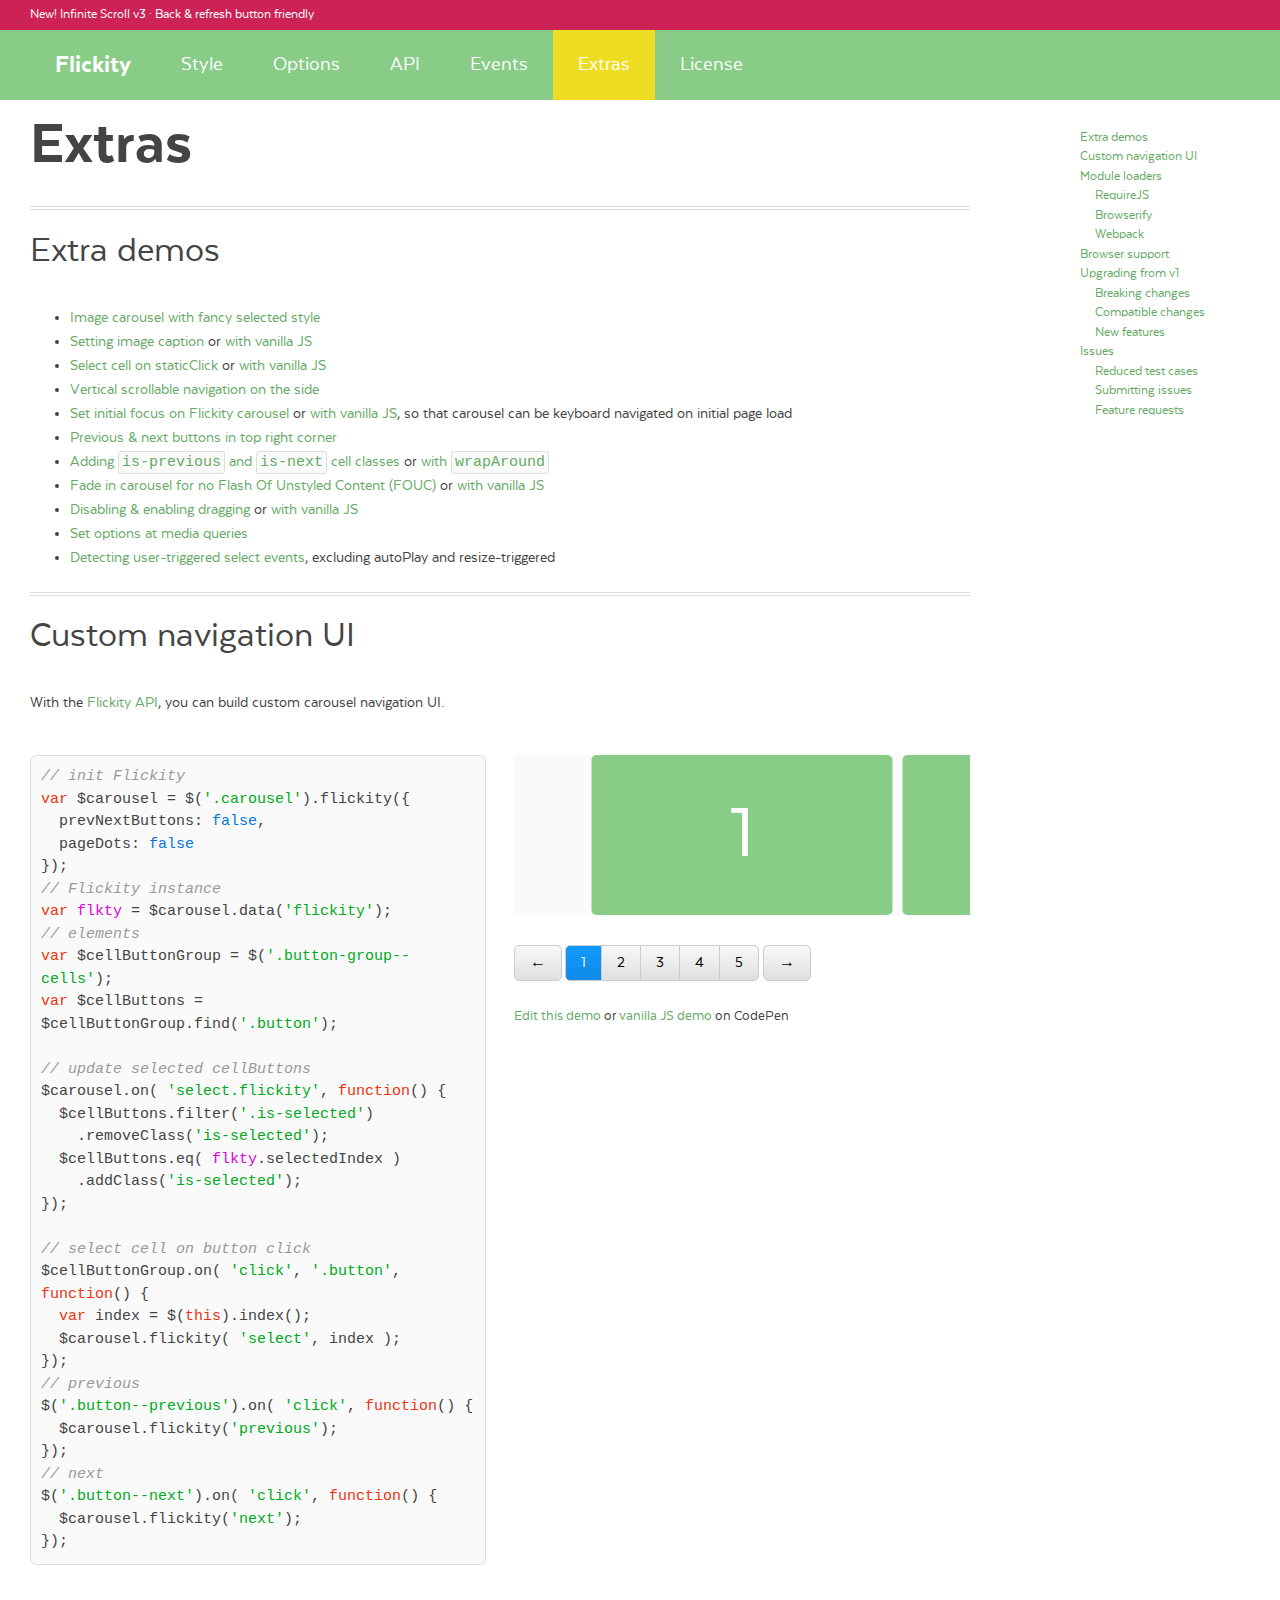
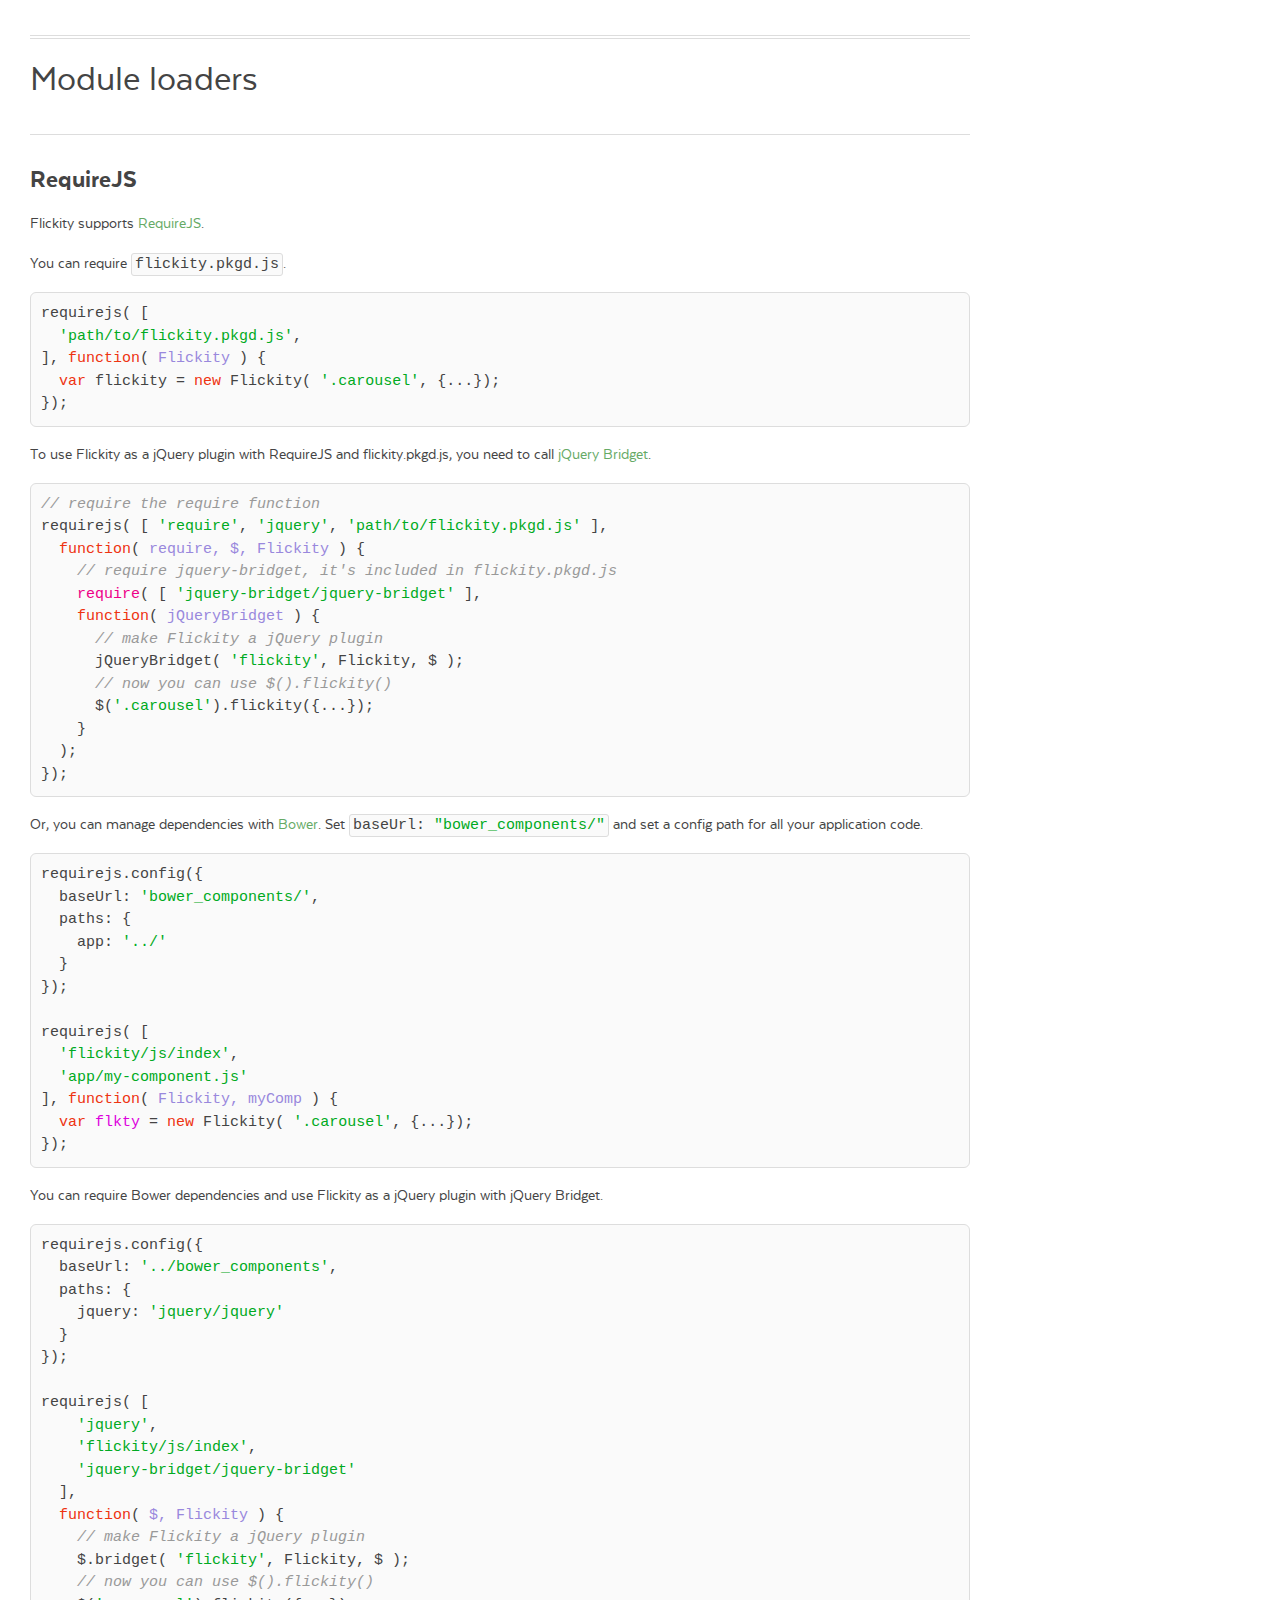
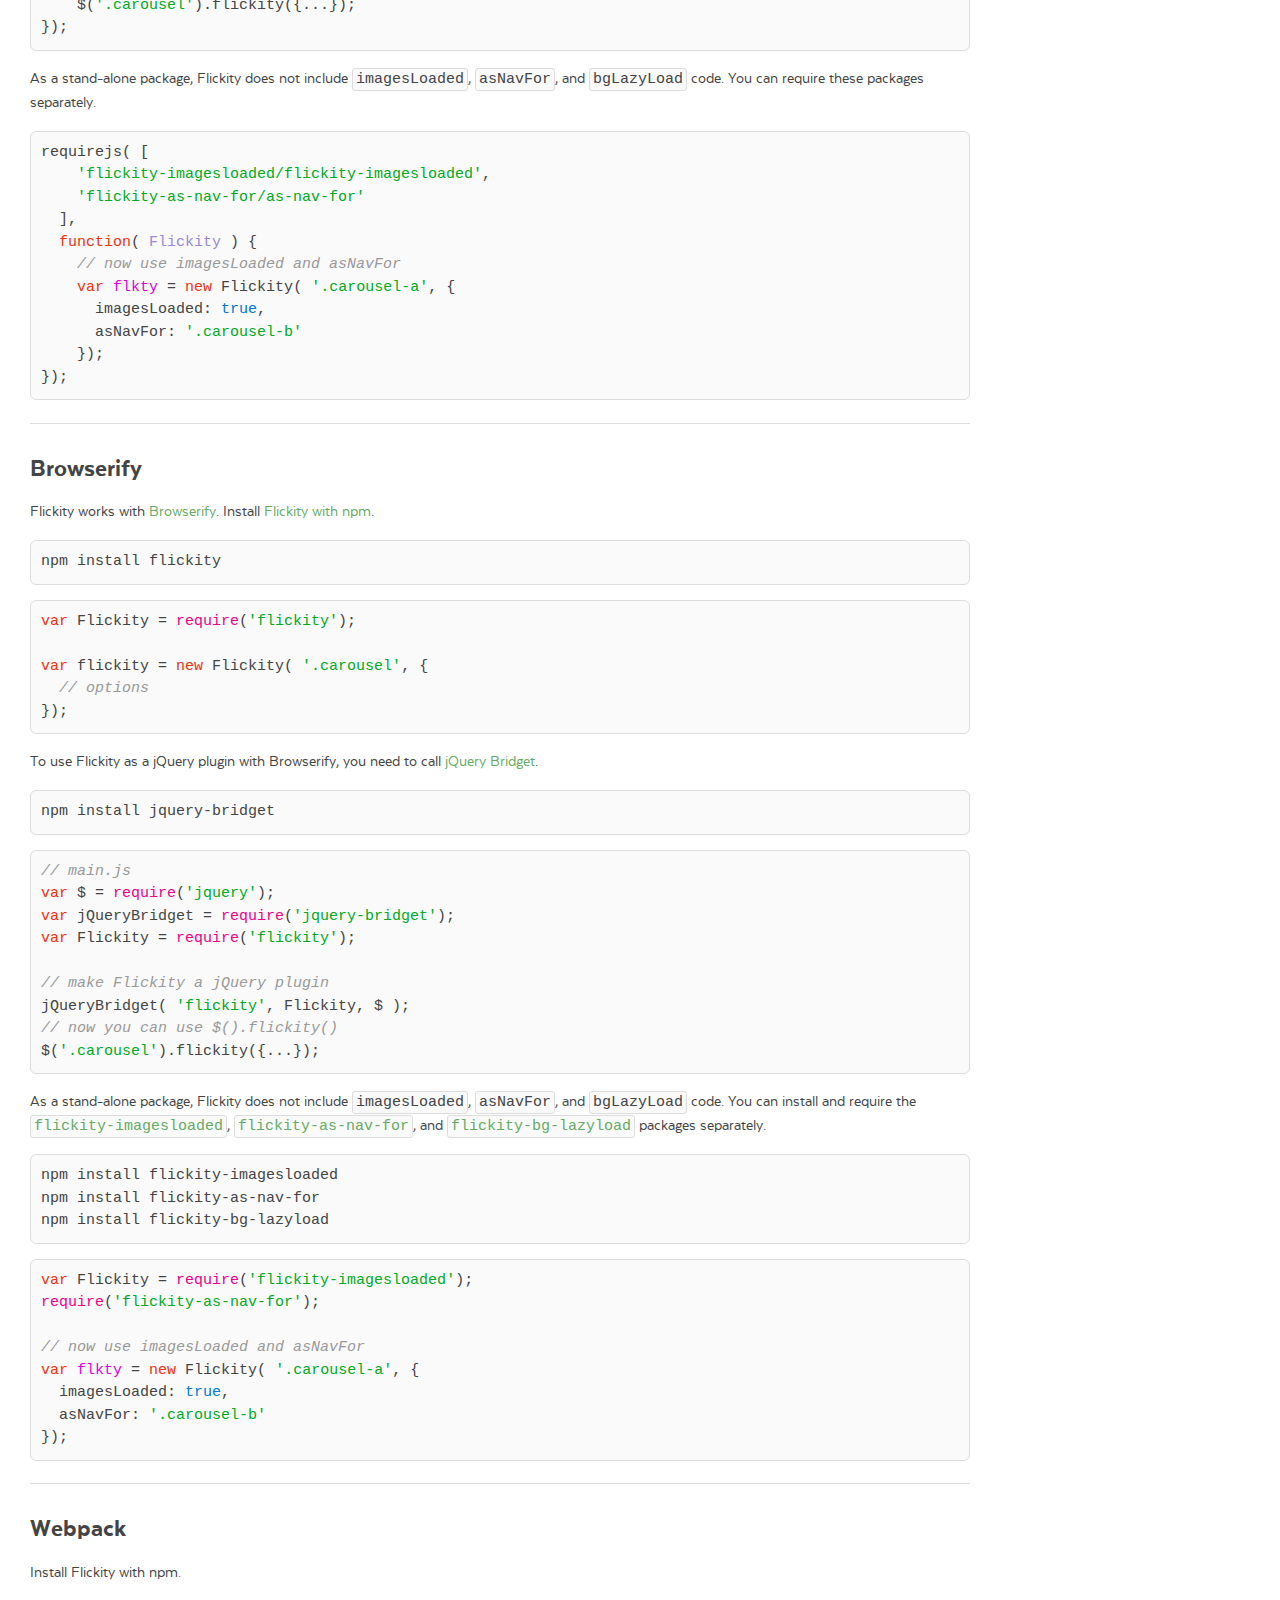
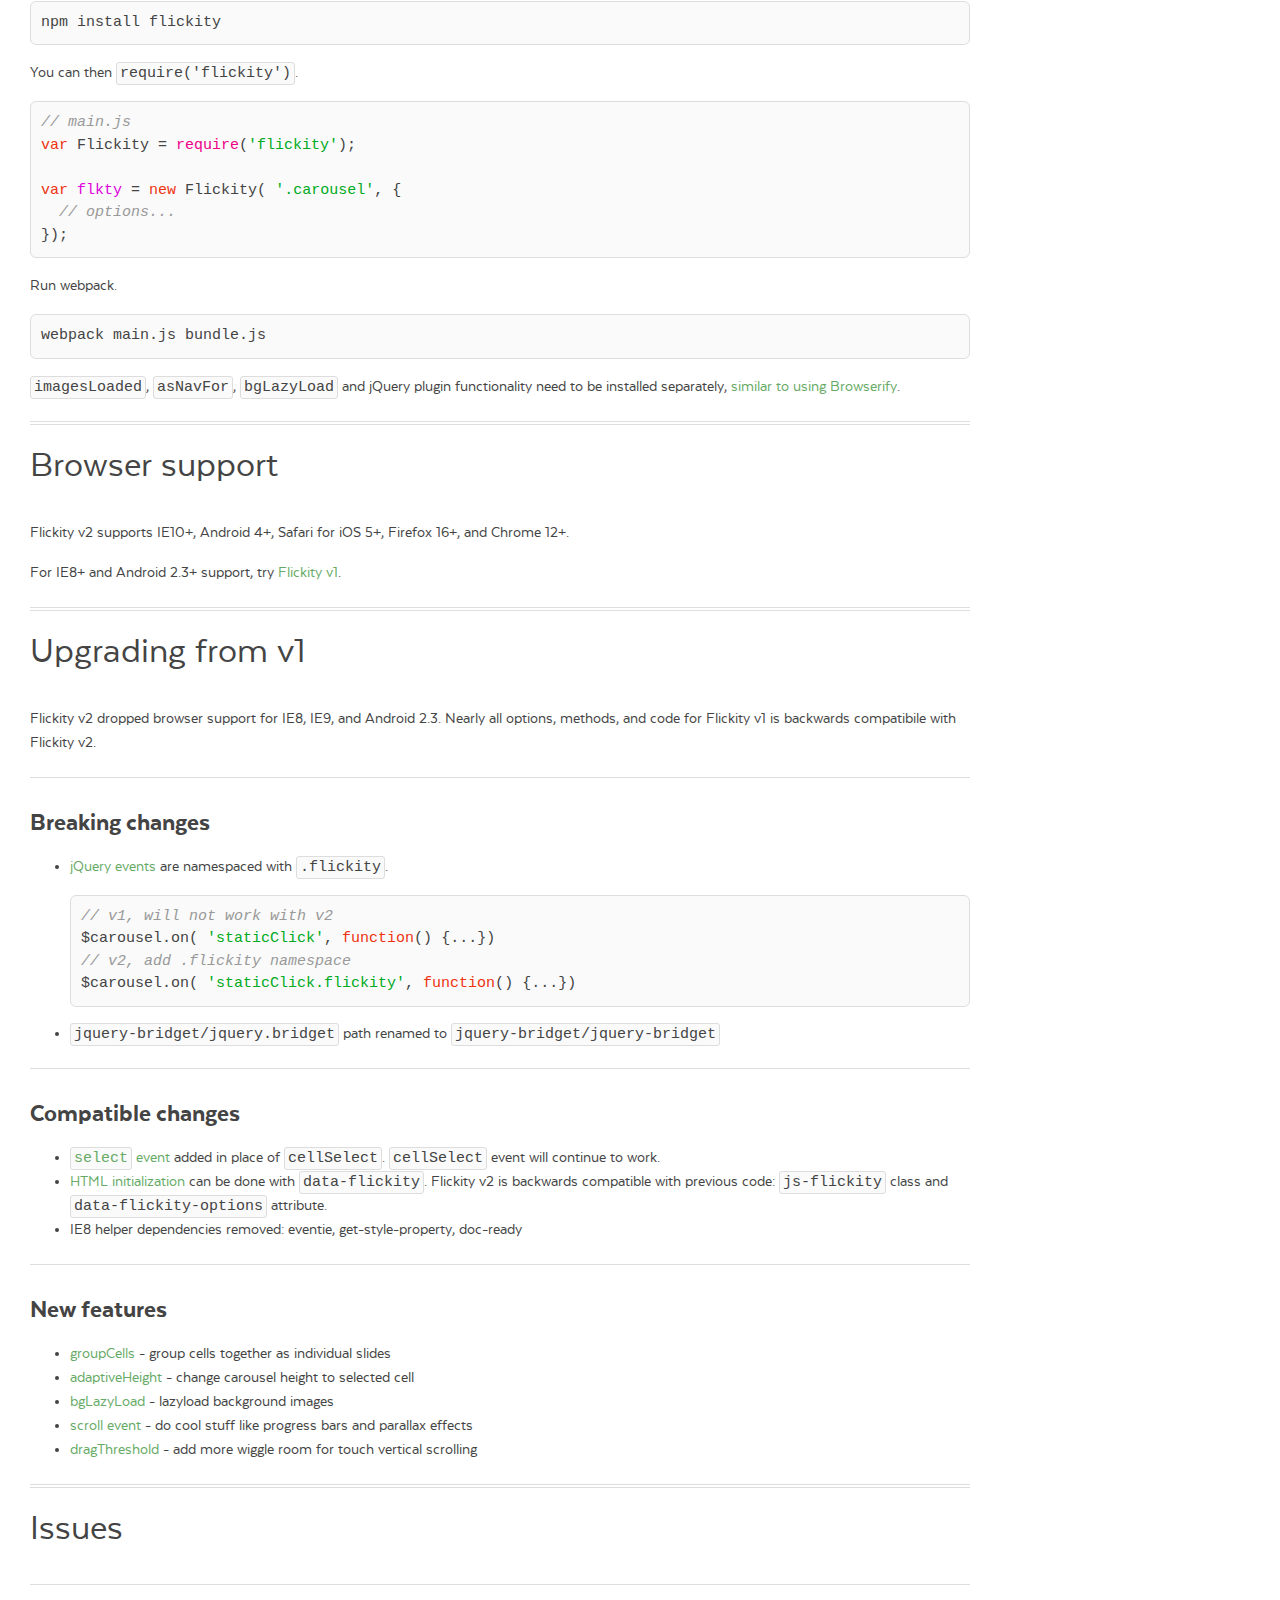
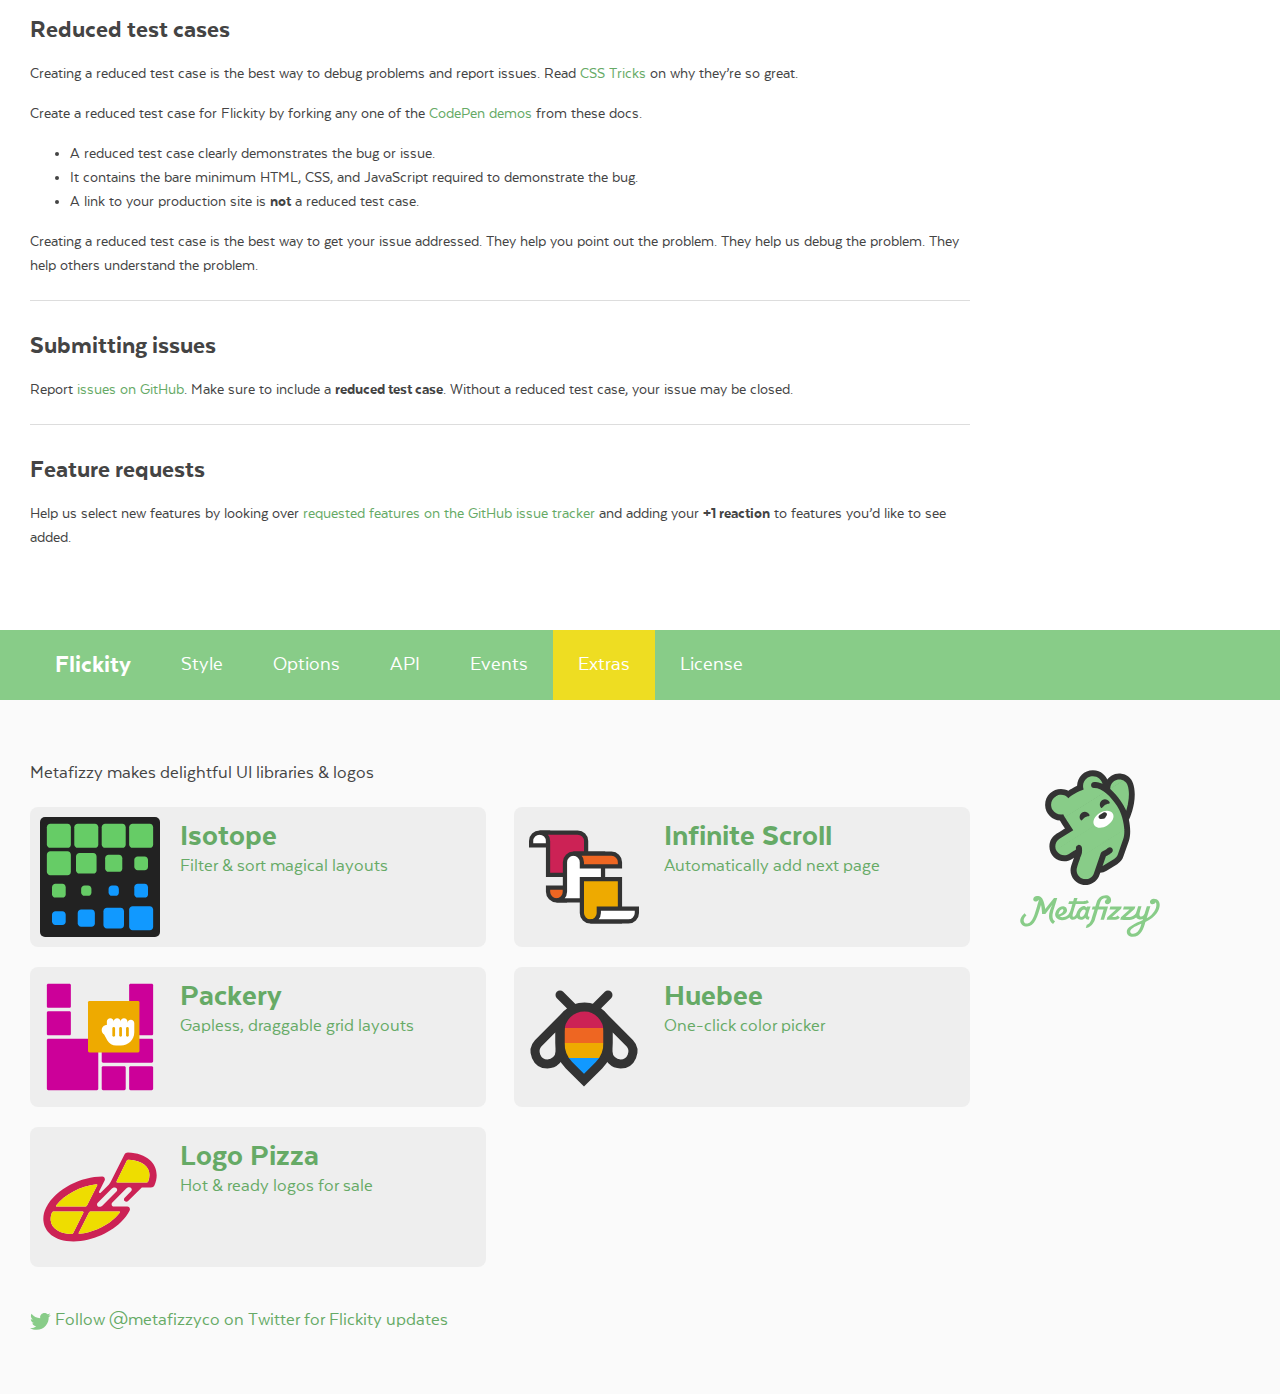
<file: flickity-docs/extras.html>
<!doctype html>
<html lang="en" class="export">
<head>
  <meta charset="utf-8">
  <meta name="description" content="Touch, responsive, flickable carousels">
  <meta name="viewport" content="width=device-width">

  <title>Flickity &#xB7; Extras</title>

    <link rel="stylesheet" href="css/flickity-docs.css?1" media="screen">

</head>
<body class="page--extras">

<div class="top-banner">
  <a class="top-banner__link" href="https://infinite-scroll.com">
    <div class="container">
      New! Infinite Scroll v3 &#xB7; Back &amp; refresh button friendly
    </div>
  </a>
</div>

<nav class="site-nav">
  <div class="container">
    <ul class="site-nav__list">
      <li class="site-nav__item site-nav__item--homepage"><a href=".">Flickity</a></li>
      <li class="site-nav__item site-nav__item--style"><a href="style.html">Style</a></li>
      <li class="site-nav__item site-nav__item--options"><a href="options.html">Options</a></li>
      <li class="site-nav__item site-nav__item--api"><a href="api.html">API</a></li>
      <li class="site-nav__item site-nav__item--events"><a href="events.html">Events</a></li>
      <li class="site-nav__item site-nav__item--extras"><a href="extras.html">Extras</a></li>
      <li class="site-nav__item site-nav__item--license"><a href="license.html">License</a></li>
    </ul>
  </div>
</nav>


<div class="main">
  <div class="container">
      <h1 class="page-title">Extras</h1>


    <ul class="page-nav" data-js="page-nav">
<li class="page-nav__item page-nav__item--h2"><a href="#extra-demos">Extra demos</a></li>
<li class="page-nav__item page-nav__item--h2"><a href="#custom-navigation-ui">Custom navigation UI</a></li>
<li class="page-nav__item page-nav__item--h2"><a href="#module-loaders">Module loaders</a></li>
<li class="page-nav__item page-nav__item--h3"><a href="#requirejs">RequireJS</a></li>
<li class="page-nav__item page-nav__item--h3"><a href="#browserify">Browserify</a></li>
<li class="page-nav__item page-nav__item--h3"><a href="#webpack">Webpack</a></li>
<li class="page-nav__item page-nav__item--h2"><a href="#browser-support">Browser support</a></li>
<li class="page-nav__item page-nav__item--h2"><a href="#upgrading-from-v1">Upgrading from v1</a></li>
<li class="page-nav__item page-nav__item--h3"><a href="#breaking-changes">Breaking changes</a></li>
<li class="page-nav__item page-nav__item--h3"><a href="#compatible-changes">Compatible changes</a></li>
<li class="page-nav__item page-nav__item--h3"><a href="#new-features">New features</a></li>
<li class="page-nav__item page-nav__item--h2"><a href="#issues">Issues</a></li>
<li class="page-nav__item page-nav__item--h3"><a href="#reduced-test-cases">Reduced test cases</a></li>
<li class="page-nav__item page-nav__item--h3"><a href="#submitting-issues">Submitting issues</a></li>
<li class="page-nav__item page-nav__item--h3"><a href="#feature-requests">Feature requests</a></li>
</ul>



<h2 id="extra-demos">Extra demos</h2>

<ul>
  <li><a href="http://codepen.io/desandro/full/jEpxqJ/">Image carousel with fancy selected style</a></li>
  <li>
    <a href="http://codepen.io/desandro/pen/dPdVNM">Setting image caption</a> or
    <a href="http://codepen.io/desandro/pen/OPQxpO">with vanilla JS</a>
  </li>
  <li>
    <a href="http://codepen.io/desandro/pen/pvxONO">Select cell on staticClick</a> or
    <a href="http://codepen.io/desandro/pen/OPBoWx">with vanilla JS</a>
  </li>
  <li><a href="http://codepen.io/desandro/pen/dMjbjR">Vertical scrollable navigation on the side</a></li>
  <li>
    <a href="http://codepen.io/desandro/pen/VYVEbM">Set initial focus on Flickity carousel</a> or
    <a href="http://codepen.io/desandro/pen/JoemRR">with vanilla JS</a>,
    so that carousel can be keyboard navigated on initial page load
  </li>
  <li><a href="http://codepen.io/desandro/pen/LVVqBR">Previous &amp; next buttons in top right corner</a></li>
  <li>
    <a href="http://codepen.io/desandro/pen/MagWrN">Adding <code>is-previous</code> and <code>is-next</code> cell classes</a> or
    <a href="http://codepen.io/desandro/pen/wWQQwN">with <code>wrapAround</code></a>
  </li>
  <li><a href="http://codepen.io/desandro/pen/KVwVqa/">Fade in carousel for no Flash Of Unstyled Content (FOUC)</a> or
    <a href="http://codepen.io/desandro/pen/JGoGpm">with vanilla JS</a>
  </li>
  <li><a href="http://codepen.io/desandro/pen/xZWqWM/">Disabling &amp; enabling dragging</a>
    or <a href="http://codepen.io/desandro/pen/adYJEQ/">with vanilla JS</a></li>
  <li><a href="http://codepen.io/desandro/pen/xVBpqG">Set options at media queries</a></li>
  <li><a href="http://codepen.io/desandro/pen/EWbqxa/">Detecting user-triggered select events</a>, excluding autoPlay and resize-triggered</li>
</ul>


<h2 id="custom-navigation-ui">Custom navigation UI</h2>

<p>With the <a href="api.html">Flickity API</a>, you can build custom carousel navigation UI.</p>

<div class="example duo">
  <div class="example__code duo__cell">
<pre><code class="js"><span class="comment">// init Flickity</span>
<span class="keyword">var</span> $carousel = $(<span class="string">&apos;.carousel&apos;</span>).flickity({
  prevNextButtons: <span class="literal">false</span>,
  pageDots: <span class="literal">false</span>
});
<span class="comment">// Flickity instance</span>
<span class="keyword">var</span> <span class="flickity_var">flkty</span> = $carousel.data(<span class="string">&apos;flickity&apos;</span>);
<span class="comment">// elements</span>
<span class="keyword">var</span> $cellButtonGroup = $(<span class="string">&apos;.button-group--cells&apos;</span>);
<span class="keyword">var</span> $cellButtons = $cellButtonGroup.find(<span class="string">&apos;.button&apos;</span>);

<span class="comment">// update selected cellButtons</span>
$carousel.on( <span class="string">&apos;select.flickity&apos;</span>, <span class="function"><span class="keyword">function</span>(<span class="params"></span>) </span>{
  $cellButtons.filter(<span class="string">&apos;.is-selected&apos;</span>)
    .removeClass(<span class="string">&apos;is-selected&apos;</span>);
  $cellButtons.eq( <span class="flickity_var">flkty</span>.selectedIndex )
    .addClass(<span class="string">&apos;is-selected&apos;</span>);
});

<span class="comment">// select cell on button click</span>
$cellButtonGroup.on( <span class="string">&apos;click&apos;</span>, <span class="string">&apos;.button&apos;</span>, <span class="function"><span class="keyword">function</span>(<span class="params"></span>) </span>{
  <span class="keyword">var</span> index = $(<span class="keyword">this</span>).index();
  $carousel.flickity( <span class="string">&apos;select&apos;</span>, index );
});
<span class="comment">// previous</span>
$(<span class="string">&apos;.button--previous&apos;</span>).on( <span class="string">&apos;click&apos;</span>, <span class="function"><span class="keyword">function</span>(<span class="params"></span>) </span>{
  $carousel.flickity(<span class="string">&apos;previous&apos;</span>);
});
<span class="comment">// next</span>
$(<span class="string">&apos;.button--next&apos;</span>).on( <span class="string">&apos;click&apos;</span>, <span class="function"><span class="keyword">function</span>(<span class="params"></span>) </span>{
  $carousel.flickity(<span class="string">&apos;next&apos;</span>);
});
</code></pre>
  </div>
  <div class="example__demo duo__cell" data-js="custom-nav">
    <div class="carousel">
      <div class="carousel-cell"></div>
      <div class="carousel-cell"></div>
      <div class="carousel-cell"></div>
      <div class="carousel-cell"></div>
      <div class="carousel-cell"></div>
    </div>
    <div class="button-row button-row--centered">
      <button class="button button--previous">&#x2190;</button>
      <div class="button-group button-group--cells button-group--inline">
        <button class="button is-selected">1</button>
        <button class="button">2</button>
        <button class="button">3</button>
        <button class="button">4</button>
        <button class="button">5</button>
      </div>
      <button class="button button--next">&#x2192;</button>
    </div>
    <p class="edit-demo">
        <a href="https://codepen.io/desandro/pen/jEZwxb">Edit this demo</a>
        or <a href="https://codepen.io/desandro/pen/emVRjv">vanilla JS demo</a> on CodePen
    </p>
  </div>
</div>


<h2 id="module-loaders">Module loaders</h2>


<h3 id="requirejs">RequireJS</h3>

<p>Flickity supports <a href="http://requirejs.org/">RequireJS</a>.</p>

<p>You can require <code>flickity.pkgd.js</code>.</p>

<pre><code class="js">requirejs( [
  <span class="string">&apos;path/to/flickity.pkgd.js&apos;</span>,
], <span class="function"><span class="keyword">function</span>(<span class="params"> Flickity </span>) </span>{
  <span class="keyword">var</span> flickity = <span class="keyword">new</span> <span class="flickity_keyword">Flickity</span>( <span class="string">&apos;.carousel&apos;</span>, {...});
});
</code></pre>

<p>To use Flickity as a jQuery plugin with RequireJS and flickity.pkgd.js, you need to call <a href="https://www.npmjs.com/package/jquery-bridget">jQuery Bridget</a>.</p>

<pre><code class="js"><span class="comment">// require the require function</span>
requirejs( [ <span class="string">&apos;require&apos;</span>, <span class="string">&apos;jquery&apos;</span>, <span class="string">&apos;path/to/flickity.pkgd.js&apos;</span> ],
  <span class="function"><span class="keyword">function</span>(<span class="params"> require, $, Flickity </span>) </span>{
    <span class="comment">// require jquery-bridget, it&apos;s included in flickity.pkgd.js</span>
    <span class="built_in">require</span>( [ <span class="string">&apos;jquery-bridget/jquery-bridget&apos;</span> ],
    <span class="function"><span class="keyword">function</span>(<span class="params"> jQueryBridget </span>) </span>{
      <span class="comment">// make Flickity a jQuery plugin</span>
      jQueryBridget( <span class="string">&apos;flickity&apos;</span>, <span class="flickity_keyword">Flickity</span>, $ );
      <span class="comment">// now you can use $().flickity()</span>
      $(<span class="string">&apos;.carousel&apos;</span>).flickity({...});
    }
  );
});
</code></pre>

<p>Or, you can manage dependencies with <a href="http://bower.io">Bower</a>. Set <code>baseUrl: <span class="string">&quot;bower_components/&quot;</span></code> and set a config path for all your application code.</p>

<pre><code class="js">requirejs.config({
  baseUrl: <span class="string">&apos;bower_components/&apos;</span>,
  paths: {
    app: <span class="string">&apos;../&apos;</span>
  }
});

requirejs( [
  <span class="string">&apos;flickity/js/index&apos;</span>,
  <span class="string">&apos;app/my-component.js&apos;</span>
], <span class="function"><span class="keyword">function</span>(<span class="params"> Flickity, myComp </span>) </span>{
  <span class="keyword">var</span> <span class="flickity_var">flkty</span> = <span class="keyword">new</span> <span class="flickity_keyword">Flickity</span>( <span class="string">&apos;.carousel&apos;</span>, {...});
});
</code></pre>

<p>You can require Bower dependencies and use Flickity as a jQuery plugin with jQuery Bridget.</p>

<pre><code class="js">requirejs.config({
  baseUrl: <span class="string">&apos;../bower_components&apos;</span>,
  paths: {
    jquery: <span class="string">&apos;jquery/jquery&apos;</span>
  }
});

requirejs( [
    <span class="string">&apos;jquery&apos;</span>,
    <span class="string">&apos;flickity/js/index&apos;</span>,
    <span class="string">&apos;jquery-bridget/jquery-bridget&apos;</span>
  ],
  <span class="function"><span class="keyword">function</span>(<span class="params"> $, Flickity </span>) </span>{
    <span class="comment">// make Flickity a jQuery plugin</span>
    $.bridget( <span class="string">&apos;flickity&apos;</span>, <span class="flickity_keyword">Flickity</span>, $ );
    <span class="comment">// now you can use $().flickity()</span>
    $(<span class="string">&apos;.carousel&apos;</span>).flickity({...});
});
</code></pre>

<p>As a stand-alone package, Flickity does not include <code>imagesLoaded</code>, <code>asNavFor</code>, and <code>bgLazyLoad</code> code. You can require these packages separately.</p>

<pre><code class="js">requirejs( [
    <span class="string">&apos;flickity-imagesloaded/flickity-imagesloaded&apos;</span>,
    <span class="string">&apos;flickity-as-nav-for/as-nav-for&apos;</span>
  ],
  <span class="function"><span class="keyword">function</span>(<span class="params"> Flickity </span>) </span>{
    <span class="comment">// now use imagesLoaded and asNavFor</span>
    <span class="keyword">var</span> <span class="flickity_var">flkty</span> = <span class="keyword">new</span> <span class="flickity_keyword">Flickity</span>( <span class="string">&apos;.carousel-a&apos;</span>, {
      imagesLoaded: <span class="literal">true</span>,
      asNavFor: <span class="string">&apos;.carousel-b&apos;</span>
    });
});
</code></pre>


<h3 id="browserify">Browserify</h3>

<p>Flickity works with <a href="http://browserify.org/">Browserify</a>. Install <a href="https://www.npmjs.com/package/flickity">Flickity with npm</a>.</p>

<pre><code class="bash">npm install flickity
</code></pre>

<pre><code class="js"><span class="keyword">var</span> <span class="flickity_keyword">Flickity</span> = <span class="built_in">require</span>(<span class="string">&apos;flickity&apos;</span>);

<span class="keyword">var</span> flickity = <span class="keyword">new</span> <span class="flickity_keyword">Flickity</span>( <span class="string">&apos;.carousel&apos;</span>, {
  <span class="comment">// options</span>
});
</code></pre>

<p>To use Flickity as a jQuery plugin with Browserify, you need to call <a href="https://www.npmjs.com/package/jquery-bridget">jQuery Bridget</a>.</p>

<pre><code class="bash">npm install jquery-bridget
</code></pre>

<pre><code class="js"><span class="comment">// main.js</span>
<span class="keyword">var</span> $ = <span class="built_in">require</span>(<span class="string">&apos;jquery&apos;</span>);
<span class="keyword">var</span> jQueryBridget = <span class="built_in">require</span>(<span class="string">&apos;jquery-bridget&apos;</span>);
<span class="keyword">var</span> <span class="flickity_keyword">Flickity</span> = <span class="built_in">require</span>(<span class="string">&apos;flickity&apos;</span>);

<span class="comment">// make Flickity a jQuery plugin</span>
jQueryBridget( <span class="string">&apos;flickity&apos;</span>, <span class="flickity_keyword">Flickity</span>, $ );
<span class="comment">// now you can use $().flickity()</span>
$(<span class="string">&apos;.carousel&apos;</span>).flickity({...});
</code></pre>

<p>As a stand-alone package, Flickity does not include <code>imagesLoaded</code>, <code>asNavFor</code>, and <code>bgLazyLoad</code> code. You can install and require the
  <a href="https://www.npmjs.com/package/flickity-imagesloaded"><code>flickity-imagesloaded</code></a>,
  <a href="https://www.npmjs.com/package/flickity-as-nav-for"><code>flickity-as-nav-for</code></a>, and
  <a href="https://www.npmjs.com/package/flickity-bg-lazyload"><code>flickity-bg-lazyload</code></a>
  packages separately.</p>

<pre><code class="bash">npm install flickity-imagesloaded
npm install flickity-as-nav-for
npm install flickity-bg-lazyload
</code></pre>

<pre><code class="js"><span class="keyword">var</span> <span class="flickity_keyword">Flickity</span> = <span class="built_in">require</span>(<span class="string">&apos;flickity-imagesloaded&apos;</span>);
<span class="built_in">require</span>(<span class="string">&apos;flickity-as-nav-for&apos;</span>);

<span class="comment">// now use imagesLoaded and asNavFor</span>
<span class="keyword">var</span> <span class="flickity_var">flkty</span> = <span class="keyword">new</span> <span class="flickity_keyword">Flickity</span>( <span class="string">&apos;.carousel-a&apos;</span>, {
  imagesLoaded: <span class="literal">true</span>,
  asNavFor: <span class="string">&apos;.carousel-b&apos;</span>
});
</code></pre>


<h3 id="webpack">Webpack</h3>

<p>Install Flickity with npm.</p>

<pre><code class="bash">npm install flickity
</code></pre>

<p>You can then <code>require(&apos;flickity&apos;)</code>.</p>

<pre><code class="js"><span class="comment">// main.js</span>
<span class="keyword">var</span> <span class="flickity_keyword">Flickity</span> = <span class="built_in">require</span>(<span class="string">&apos;flickity&apos;</span>);

<span class="keyword">var</span> <span class="flickity_var">flkty</span> = <span class="keyword">new</span> <span class="flickity_keyword">Flickity</span>( <span class="string">&apos;.carousel&apos;</span>, {
  <span class="comment">// options...</span>
});
</code></pre>

<p>Run webpack.</p>

<pre><code class="bash">webpack main.js bundle.js
</code></pre>

<p><code>imagesLoaded</code>, <code>asNavFor</code>, <code>bgLazyLoad</code> and jQuery plugin functionality need to be installed separately, <a href="#browserify">similar to using Browserify</a>.</p>


<h2 id="browser-support">Browser support</h2>

<p>Flickity v2 supports IE10+, Android 4+, Safari for iOS 5+, Firefox 16+, and Chrome 12+.</p>

<p>For IE8+ and Android 2.3+ support, try <a href="http://flickity.metafizzy.co/v1/">Flickity v1</a>.</p>


<h2 id="upgrading-from-v1">Upgrading from v1</h2>

<p>Flickity v2 dropped browser support for IE8, IE9, and Android 2.3. Nearly all options, methods, and code for Flickity v1 is backwards compatibile with Flickity v2.</p>

<h3 id="breaking-changes">Breaking changes</h3>

<ul>
  <li>
    <p><a href="events.html">jQuery events</a> are namespaced with <code>.flickity</code>.</p>
<pre><code class="js"><span class="comment">// v1, will not work with v2</span>
$carousel.on( <span class="string">&apos;staticClick&apos;</span>, <span class="function"><span class="keyword">function</span>(<span class="params"></span>) </span>{...})
<span class="comment">// v2, add .flickity namespace</span>
$carousel.on( <span class="string">&apos;staticClick.flickity&apos;</span>, <span class="function"><span class="keyword">function</span>(<span class="params"></span>) </span>{...})
</code></pre>
  </li>
  <li><code>jquery-bridget/jquery.bridget</code> path renamed to <code>jquery-bridget/jquery-bridget</code></li>
</ul>

<h3 id="compatible-changes">Compatible changes</h3>

<ul>
  <li><a href="events.html#select"><code>select</code> event</a> added in place of <code>cellSelect</code>. <code>cellSelect</code> event will continue to work.</li>
  <li><a href="index.html#initialize-with-html">HTML initialization</a> can be done with <code>data-flickity</code>. Flickity v2 is backwards compatible with previous code: <code>js-flickity</code> class and <code>data-flickity-options</code> attribute.</li>
  <li>IE8 helper dependencies removed: eventie, get-style-property, doc-ready</li>
</ul>

<h3 id="new-features">New features</h3>

<ul>
  <li><a href="options.html#groupcells">groupCells</a> - group cells together as individual slides</li>
  <li><a href="options.html#adaptiveheight">adaptiveHeight</a> - change carousel height to selected cell</li>
  <li><a href="options.html#bglazyload">bgLazyLoad</a> - lazyload background images</li>
  <li><a href="events.html#scroll">scroll event</a> - do cool stuff like progress bars and parallax effects</li>
  <li><a href="options.html#dragthreshold">dragThreshold</a> - add more wiggle room for touch vertical scrolling</li>
</ul>


<h2 id="issues">Issues</h2>

<h3 id="reduced-test-cases">Reduced test cases</h3>

<p>Creating a reduced test case is the best way to debug problems and report issues. Read <a href="http://css-tricks.com/reduced-test-cases/">CSS Tricks</a> on why they&#x2019;re so great.</p>

<p>Create a reduced test case for Flickity by forking any one of the <a href="http://codepen.io/desandro/tag/flickity-docs">CodePen demos</a> from these docs.</p>

<ul>
  <li>A reduced test case clearly demonstrates the bug or issue.</li>
  <li>It contains the bare minimum HTML, CSS, and JavaScript required to demonstrate the bug.</li>
  <li>A link to your production site is <b>not</b> a reduced test case.</li>
</ul>

<p>Creating a reduced test case is the best way to get your issue addressed. They help you point out the problem. They help us debug the problem. They help others understand the problem.</p>


<h3 id="submitting-issues">Submitting issues</h3>

<p>Report <a href="https://github.com/metafizzy/flickity/issues/">issues on GitHub</a>. Make sure to include a <strong>reduced test case</strong>. Without a reduced test case, your issue may be closed.</p>


<h3 id="feature-requests">Feature requests</h3>

<p>Help us select new features by looking over <a href="https://github.com/metafizzy/flickity/labels/feature%20request">requested features on the GitHub issue tracker</a> and adding your <strong>+1 reaction</strong> to features you&#x2019;d like to see added.</p>



  </div>
</div>

<nav class="site-nav">
  <div class="container">
    <ul class="site-nav__list">
      <li class="site-nav__item site-nav__item--homepage"><a href=".">Flickity</a></li>
      <li class="site-nav__item site-nav__item--style"><a href="style.html">Style</a></li>
      <li class="site-nav__item site-nav__item--options"><a href="options.html">Options</a></li>
      <li class="site-nav__item site-nav__item--api"><a href="api.html">API</a></li>
      <li class="site-nav__item site-nav__item--events"><a href="events.html">Events</a></li>
      <li class="site-nav__item site-nav__item--extras"><a href="extras.html">Extras</a></li>
      <li class="site-nav__item site-nav__item--license"><a href="license.html">License</a></li>
    </ul>
  </div>
</nav>

<footer class="site-footer">

  <div class="container">

    <p class="site-footer__copy">Metafizzy makes delightful UI libraries &amp; logos</p>

    <div class="showcase">
    
      <ul class="showcase-item-list">
          <li class="showcase-item">
            <a class="showcase-item__link" href="https://isotope.metafizzy.co">
              <div class="showcase-item__image">
                  <svg class="isotope-illo" xmlns="http://www.w3.org/2000/svg" viewbox="0 0 350 350" width="100" height="100">
                    <path class="isotope-illo__color1" fill="#6C6" d="M80 170H30c-6 0-10-5-10-10v-50c0-6 5-10 10-10h50c6 0 10 5 10 10v50C90 166 86 170 80 170z"/>
                    <path class="isotope-illo__color1" fill="#6C6" d="M80 90H30c-6 0-10-5-10-10V30c0-6 5-10 10-10h50c6 0 10 5 10 10v50C90 86 86 90 80 90z"/>
                    <path class="isotope-illo__color1" fill="#6C6" d="M160 90h-50c-6 0-10-5-10-10V30c0-6 5-10 10-10h50c6 0 10 5 10 10v50C170 86 166 90 160 90z"/>
                    <path class="isotope-illo__color1" fill="#6C6" d="M240 90h-50c-6 0-10-5-10-10V30c0-6 5-10 10-10h50c6 0 10 5 10 10v50C250 86 246 90 240 90z"/>
                    <path class="isotope-illo__color1" fill="#6C6" d="M320 90h-50c-6 0-10-5-10-10V30c0-6 5-10 10-10h50c6 0 10 5 10 10v50C330 86 326 90 320 90z"/>
                    <path class="isotope-illo__color1" fill="#6C6" d="M155 165h-40c-6 0-10-5-10-10v-40c0-6 5-10 10-10h40c6 0 10 5 10 10v40 C165 161 161 165 155 165z"/>
                    <path class="isotope-illo__color1" fill="#6C6" d="M230 160h-30c-6 0-10-5-10-10v-30c0-6 5-10 10-10h30c6 0 10 5 10 10v30 C240 156 236 160 230 160z"/>
                    <path class="isotope-illo__color1" fill="#6C6" d="M305 155h-20c-6 0-10-5-10-10v-20c0-6 5-10 10-10h20c6 0 10 5 10 10v20 C315 151 311 155 305 155z"/>
                    <path class="isotope-illo__color1" fill="#6C6" d="M65 235H45c-6 0-10-5-10-10v-20c0-6 5-10 10-10h20c6 0 10 5 10 10v20C75 231 71 235 65 235z"/>
                    <path class="isotope-illo__color1" fill="#6C6" d="M140 230h-10c-6 0-10-5-10-10v-10c0-6 5-10 10-10h10c6 0 10 5 10 10v10 C150 226 146 230 140 230z"/>
                    <path class="isotope-illo__color2" fill="#19F" d="M305 235h-20c-6 0-10-5-10-10v-20c0-6 5-10 10-10h20c6 0 10 5 10 10v20 C315 231 311 235 305 235z"/>
                    <path class="isotope-illo__color2" fill="#19F" d="M65 315H45c-6 0-10-5-10-10v-20c0-6 5-10 10-10h20c6 0 10 5 10 10v20C75 311 71 315 65 315z"/>
                    <path class="isotope-illo__color2" fill="#19F" d="M150 320h-30c-6 0-10-5-10-10v-30c0-6 5-10 10-10h30c6 0 10 5 10 10v30 C160 316 156 320 150 320z"/>
                    <path class="isotope-illo__color2" fill="#19F" d="M220 230h-10c-6 0-10-5-10-10v-10c0-6 5-10 10-10h10c6 0 10 5 10 10v10 C230 226 226 230 220 230z"/>
                    <path class="isotope-illo__color2" fill="#19F" d="M235 325h-40c-6 0-10-5-10-10v-40c0-6 5-10 10-10h40c6 0 10 5 10 10v40 C245 321 241 325 235 325z"/>
                    <path class="isotope-illo__color2" fill="#19F" d="M320 330h-50c-6 0-10-5-10-10v-50c0-6 5-10 10-10h50c6 0 10 5 10 10v50 C330 326 326 330 320 330z"/>
                  </svg>
              </div>
              <div class="showcase-item__text">
                <h3 class="showcase-item__title">Isotope</h3>
                <p class="showcase-item__description">Filter &amp; sort magical layouts</p>
              </div>
            </a>
          </li>
    
          <li class="showcase-item">
            <a class="showcase-item__link" href="https://infinite-scroll.com">
              <div class="showcase-item__image">
                  <svg class="infinite-scroll-illo" xmlns="http://www.w3.org/2000/svg" viewbox="0 0 520 520" width="200" height="200">
                    <path class="infinite-scroll-illo__page infinite-scroll-illo__page--back" d="M90,110H10V90c0-22,18-40,40-40h40V110z"/>
                    <path class="infinite-scroll-illo__page infinite-scroll-illo__page--front1" d="M270,90L270,90c0-22-18-40-40-40h0H50h0c22,0,40,18,40,40v0v0v160h180V90z"/>
                    <path class="infinite-scroll-illo__page infinite-scroll-illo__page--front2" d="M170,330v-20H90v20v0c0,22,18,40,40,40h0h40V330z"/>
                    <path class="infinite-scroll-illo__page infinite-scroll-illo__page--back" d="M350,150H210c-22,0-40,18-40,40v140v0c0,22-18,40-40,40h0h220V150z"/>
                    <path class="infinite-scroll-illo__page infinite-scroll-illo__page--front3" d="M430,470V270H250v160c0,22,18,40,40,40H430z"/>
                    <path class="infinite-scroll-illo__page infinite-scroll-illo__page--front2" d="M250,190v20h180v-20c0-22-18-40-40-40H210h0C232,150,250,168,250,190L250,190z"/>
                    <path class="infinite-scroll-illo__page infinite-scroll-illo__page--back" d="M330,410v20v0c0,22-18,40-40,40h0h180c22,0,40-18,40-40v-20H330z"/>
                  </svg>
              </div>
              <div class="showcase-item__text">
                <h3 class="showcase-item__title">Infinite Scroll</h3>
                <p class="showcase-item__description">Automatically add next page</p>
              </div>
            </a>
          </li>
    
    
          <li class="showcase-item">
            <a class="showcase-item__link" href="https://packery.metafizzy.co">
              <div class="showcase-item__image">
                  <svg class="packery-illo" xmlns="http://www.w3.org/2000/svg" viewbox="0 0 700 700" width="100" height="100">
                    <path class="packery-illo__item" fill="#C09" d="M172 180H48c-4 0-8-4-8-8V48c0-4 4-8 8-8h124c4 0 8 4 8 8v124C180 176 176 180 172 180z"/>
                    <path class="packery-illo__item" fill="#C09" d="M172 340H48c-4 0-8-4-8-8V208c0-4 4-8 8-8h124c4 0 8 4 8 8v124C180 336 176 340 172 340z"/>
                    <path class="packery-illo__item" fill="#C09" d="M492 660H368c-4 0-8-4-8-8V528c0-4 4-8 8-8h124c4 0 8 4 8 8v124C500 656 496 660 492 660z"/>
                    <path class="packery-illo__item" fill="#C09" d="M652 660H528c-4 0-8-4-8-8V528c0-4 4-8 8-8h124c4 0 8 4 8 8v124C660 656 656 660 652 660z"/>
                    <path class="packery-illo__item" fill="#C09" d="M652 500H368c-4 0-8-4-8-8V368c0-4 4-8 8-8h284c4 0 8 4 8 8v124C660 496 656 500 652 500z"/>
                    <path class="packery-illo__item" fill="#C09" d="M332 660H48c-4 0-8-4-8-8V368c0-4 4-8 8-8h284c4 0 8 4 8 8v284C340 656 336 660 332 660z"/>
                    <path class="packery-illo__item" fill="#C09" d="M652 340H528c-4 0-8-4-8-8V48c0-4 4-8 8-8h124c4 0 8 4 8 8v284C660 336 656 340 652 340z"/>
                    <path class="packery-illo__draggie" fill="#EA0" d="M572 440H288c-4 0-8-4-8-8V148c0-4 4-8 8-8h284c4 0 8 4 8 8v284C580 436 576 440 572 440z"/>
                    <g>
                      <path class="packery-illo__hand" fill="white" d="M530 250c-11 0-20 9-20 20v-10c0-11-9-20-20-20s-20 9-20 20c0-11-9-20-20-20s-20 9-20 20c0-11-9-20-20-20
                        s-20 9-20 20v20c-17 0-30 13-30 30c0 11 6 20 14 25l19 35c10 18 30 30 51 30h28
                        c43 0 78-35 78-78V270C550 259 541 250 530 250z"/>
                      <line class="packery-illo__hand-line" stroke="#EA0" fill="none" stroke-width="16" stroke-linecap="round" x1="430" y1="300" x2="430" y2="340"/>
                      <line class="packery-illo__hand-line" stroke="#EA0" fill="none" stroke-width="16" stroke-linecap="round" x1="470" y1="300" x2="470" y2="340"/>
                      <line class="packery-illo__hand-line" stroke="#EA0" fill="none" stroke-width="16" stroke-linecap="round" x1="510" y1="300" x2="510" y2="340"/>
                    </g>
                  </svg>
              </div>
              <div class="showcase-item__text">
                <h3 class="showcase-item__title">Packery</h3>
                <p class="showcase-item__description">Gapless, draggable grid layouts</p>
              </div>
            </a>
          </li>
    
          <li class="showcase-item">
            <a class="showcase-item__link" href="http://huebee.buzz">
              <div class="showcase-item__image">
                  <svg class="huebee-illo" xmlns="http://www.w3.org/2000/svg" viewbox="0 0 200 200" width="100" height="100">
                    <polygon class="huebee-illo__stripe4" fill="#19F" points="100,170 65,135 135,135 "/>
                    <rect class="huebee-illo__stripe3" fill="#EA0" x="65" y="110" width="70" height="25"/>
                    <rect class="huebee-illo__stripe2" fill="#E62" x="65" y="85" width="70" height="25"/>
                    <polygon class="huebee-illo__stripe1" fill="#C25" points="135,85 65,85 65,70 80,55 120,55 135,70 "/>
                    <path class="huebee-illo__line" stroke="#333" fill="none" stroke-width="15" d="M140 90c0-22-18-40-39-40C78 50 60 68 60 91V110c0 14 5 27 15 37
                      l25 25l25-25c10-10 15-23 15-37V90z"/>
                    <path class="huebee-illo__line" stroke="#333" fill="none" stroke-width="15" d="M60 74v50c0 11-9 21-21 21h0c-18 0-27-22-15-35L60 74z"/>
                    <path class="huebee-illo__line" stroke="#333" fill="none" stroke-width="15" d="M140 74v50c0 11 9 21 21 21h0c18 0 27-22 15-35L140 74z"/>
                    <line class="huebee-illo__line huebee-illo__antenna" stroke="#333" fill="none" stroke-width="15" stroke-linecap="round" x1="60" y1="30" x2="80" y2="50"/>
                    <line class="huebee-illo__line huebee-illo__antenna" stroke="#333" fill="none" stroke-width="15" stroke-linecap="round" x1="140" y1="30" x2="120" y2="50"/>
                  </svg>
              </div>
              <div class="showcase-item__text">
                <h3 class="showcase-item__title">Huebee</h3>
                <p class="showcase-item__description">One-click color picker</p>
              </div>
            </a>
          </li>
    
          <li class="showcase-item">
            <a class="showcase-item__link" href="http://logo.pizza">
              <div class="showcase-item__image">
                  <svg class="logo-pizza-illo" xmlns="http://www.w3.org/2000/svg" viewbox="0 0 700 700" width="100" height="100">
                    <path class="logo-pizza-illo__outline" fill="#C25" d="M513 91c-9-0-17 5-21 12l-80 160c-3 5-6 10-11 15l-47 47
                      c-5 5-12-1-9-7l32-64c5-11-2-23-14-23h-0c-121 0-268 70-327 180
                      C-9 497 35 609 196 609c138 0 279-85 327-180v0c5-11-2-23-14-23h-77c-13 0-19-15-10-24
                      l81-81c5-5 11-8 18-8l0 0c13 0 19 15 10 24L494 354c-6 6-6 14 0 20c3 3 6 4 10 4
                      c4 0 7-1 10-4l80-80h53c9 0 17-5 21-13C707 190 656 97 513 91z M334 281l-59 117
                      c-2 5-7 8-13 8H97c-4 0-6-4-3-7c49-64 143-114 236-124C333 275 335 278 334 281z
                       M70 441c2-4 6-7 10-7h168c4 0 7 4 5 8l-59 118c-2 4-6 6-11 6
                      C106 565 38 521 70 441z M466 441c-49 64-143 114-236 124c-3 0-6-3-4-6l59-117
                      c2-5 7-8 13-8h166C466 434 468 438 466 441z M446 318l-81 81c-5 5-11 8-18 8l0 0
                      c-13 0-19-15-10-24l81-81c5-5 11-8 18-8l0 0C449 294 455 309 446 318z M447 258L506 139
                      c2-4 6-7 11-6c101 7 140 60 114 126c-2 4-6 7-10 7H452C448 266 445 262 447 258z"/>
                    <path class="logo-pizza-illo__slice" fill="#ED0" d="M334 281l-59 117c-2 5-7 8-13 8H97c-4 0-6-4-3-7
                      c49-64 143-114 236-124C333 275 335 278 334 281z"/>
                    <path class="logo-pizza-illo__slice" fill="#ED0" d="M70 441c2-4 6-7 10-7h168c4 0 7 4 5 8l-59 118c-2 4-6 6-11 6
                      C106 565 38 521 70 441z"/>
                    <path class="logo-pizza-illo__slice" fill="#ED0" d="M466 441c-49 64-143 114-236 124c-3 0-6-3-4-6l59-117
                      c2-5 7-8 13-8h166C466 434 468 438 466 441z"/>
                    <path class="logo-pizza-illo__slice" fill="#ED0" d="M447 258L506 139c2-4 6-7 11-6c101 7 140 60 114 126c-2 4-6 7-10 7H452
                      C448 266 445 262 447 258z"/>
                  </svg>
              </div>
              <div class="showcase-item__text">
                <h3 class="showcase-item__title">Logo Pizza</h3>
                <p class="showcase-item__description">Hot &amp; ready logos for sale</p>
              </div>
            </a>
          </li>
    
      </ul> 
    
    </div>

    <p class="site-footer__copy">
      <a href="https://twitter.com/metafizzyco">
        <svg class="twitter-logo" xmlns="http://www.w3.org/2000/svg" viewbox="0 0 512 512" width="30" height="30">
          <path d="M512 97c-19 8-39 14-60 16 22-13 38-34 46-58-20 12-43 21-67 25-19-19-46-32-77-32-58 0-117 52-102 129-87-4-165-46-216-110-24 40-19 107 32 140-17 0-33-5-48-13v1c0 51 36 93 84 103-15 4-34 5-47 2 13 42 52 72 98 73-47 36-96 49-155 44 46 30 102 47 161 47 197 0 306-168 299-312 20-15 38-34 52-55z"/>
        </svg>
        Follow @metafizzyco on Twitter for Flickity updates
      </a>
    </p>

    <div class="metafizzy-brand">
      <a class="metafizzy-brand__link" href="http://metafizzy.co">
        <svg class="metafizzy-logo" xmlns="http://www.w3.org/2000/svg" viewbox="0 0 780 1000" width="78" height="100">
          <path class="metafizzy-logo__outline" fill="#333" d="M642 31c-49 0-85 29-102 51C528 55 490 2 415 2
            c-76 0-134 59-137 135c-18 7-62 34-75 43c-20-10-42-16-65-16h0c-68 0-137 53-137 139
            c0 78 67 133 128 135c11 19 26 42 44 69c1-1-74 46-74 46c-29 19-61 53-61 110
            c0 75 62 128 129 128c24 0 48-7 68-20l16-10l-23 66C199 917 267 998 350 998
            c54 0 104-35 122-87l7-20c19-2 37-8 55-18l92-57c25-16 45-39 54-68l46-131
            c19-54 14-125 1-185c8-16 51-112 51-220C779 58 695 31 642 31z"/>
          <clippath id="metafizzy-logo__body">
            <path d="M566 164c-2-34 19-67 54-78c41-13 84 9 97 50c21 67 7 146-13 218
              C688 310 631 222 566 164z M626 314C567 227 500 155 424 156c-14 0-25-13-25-27
              c1-14 13-25 27-25c42 1 71 15 73 16l0 0C489 70 426 33 371 66c-36 22-50 65-36 103
              c-37 11-108 52-132 75c-27-31-73-39-109-17c-41 25-53 78-29 118c20 32 58 47 93 39
              c15 30 44 74 87 138l-119 74c-36 23-48 71-25 107c25 39 74 45 107 25
              c23-14 61-38 61-38c-0-4-1-7-1-11c-2-14 7-27 21-30c14-2 27 7 30 21
              c5 29 1 52-3 62c0 0-22 61-38 111c-18 55 24 103 72 103c30 0 62-17 74-52l60-174
              c3-7 8-13 16-16c25-9 45-27 45-27c11-10 27-9 36 2c10 11 9 27-2 36
              c-1 1-22 20-51 33l-29 84l0 0c3-1 5-3 8-4l92-57c15-9 27-24 33-41l46-131
              C705 521 671 383 626 314z"/>
          </clippath>
          <g clip-path="url(#metafizzy-logo__body)">
            <polygon class="metafizzy-logo__stripe4" fill="#19F" points="1016 544 278 1018 174 837 911 373"/>
            <polygon class="metafizzy-logo__stripe3" fill="#EA0" points="822 435 174 843 85 695 822 232"/>
            <polygon class="metafizzy-logo__stripe2" fill="#E62" points="822 238 85 701 74 469 717 65"/>
            <polygon class="metafizzy-logo__stripe1" fill="#C25" points="717 70 -20 533 -20 299 612 -100"/>
          </g>
          <path class="metafizzy-logo__snout" fill="white" d="M474 373c-44 27-66 73-48 103c18 30 70 33 113 5
            c48-31 66-73 48-103C570 347 519 345 474 373z"/>
          <path class="metafizzy-logo__eyes-nose" fill="#333" d="M383 383c13 21-15 14-36 27s-28 41-40 20c-13-21-6-49 15-62
            C343 355 370 362 383 383z M497 260c-21 13-28 41-15 62c13 21 19-7 40-20s49-6 36-27
            S518 247 497 260z M467 416L467 416c4 6 11 10 18 9l22-2c6-1 12-4 15-9l12-19
            c4-6 4-14 0-20v0c-6-9-18-12-27-7l-34 21C464 395 461 407 467 416z"/>
        </svg>
        <svg class="metafizzy-wordmark" xmlns="http://www.w3.org/2000/svg" viewbox="0 0 1000 300" width="100" height="30">
          <path fill="#333" d="M491 121c3-9 13-39 13-39h-25c-1 2-2 5-3 8c-23-31-63 7-72 41
            c-4 10-12 25-23 25c-13 0 0-35 6-56c0 0 0-0 0-0c4-12 11-36 11-36s18 0 24 0
            c25 0 51 5 71-13l-14-15c-10 8-18 8-27 8c-13 0-48 0-48 0l7-23h-25L380 44h-29L345 65h29
            c-11 36-16 68-36 82c-14 10-38 17-53 7c19-8 51-21 51-45c0-13-8-29-28-29
            c-39 0-57 40-57 60c0 25 24 40 49 40c21 0 39-7 54-19c10 25 41 18 54 2
            c18 25 50 11 58-1c4 8 11 14 25 15l6-21C477 156 488 131 491 121z M301 102
            c9 0 10 7 8 12c-4 12-20 20-33 26C274 135 285 102 301 102z M443 156c-9 3-14-2-15-11
            c-3-19 25-60 42-33C464 139 454 152 443 156z M251 188l-15 19c-41-28-34-77-5-137
            l-50 65l-23-0c-1-18-4-52-8-64C126 150 105 225 49 225c-40 0-75-44-16-95l13 17
            c-33 28-19 57 2 57c46 0 62-87 87-169c0 0-1-1-1-1c-5 9-15 14-25 13
            c-11-1-17-11-14-21c3-10 14-18 25-18c15 0 23 1 34 12c14 13 23 50 26 80l63-79l23-0
            C243 104 211 166 251 188z M649 48c-2 6-11 18-25 18c-14 0-20-11-17-21c3-8 9-14 17-16
            c-8-9-28-7-38 2c-10 9-14 26-22 52h65l-29 94h-25l22-73h-40c0 0-14 48-22 72
            c-9 27-34 57-65 59l7-22c16-1 29-25 34-41c4-13 18-58 21-68c-6 0-13 0-19 0l6-21
            c5 0 12 0 19 0c4-12 7-24 11-36C558 21 583 1 613 1C641 1 656 22 649 48z M727 82h-82
            l-6 21h47l-62 56l-5 17c39 0 75 9 94-15l-16-14c-11 14-27 10-39 10l64-58L727 82z M998 70
            c0 38-27 89-102 123C883 238 866 299 804 299c-22 0-41-12-41-36c0-27 23-38 36-46
            c23-14 50-25 76-36c1-3 2-6 3-9c-16 6-38 3-48-12c-11 8-23 14-35 17
            c-22 5-57-0-79-0l5-18l61-55h-46l6-21h82l-6 17l-64 58c11 0 22 0 33-1
            c14-1 31-10 41-26c3-5 16-50 16-50l24 0c0 0-6 22-11 38c-4 13-8 35 8 35
            c12 0 23-13 26-23c3-10 15-50 15-50l25 0l-26 85c72-42 76-101 64-114c-5 9-15 16-26 14
            c-11-1-17-11-14-21c3-10 14-18 25-18C988 27 998 53 998 70z M867 206c-21 9-80 32-80 55
            c0 20 27 18 36 13C846 264 859 241 867 206z"/>
        </svg>
      </a>
    </div>

  </div>

</footer>

  <script src="js/flickity-docs.min.js"></script>


</body>
</html>
</file>
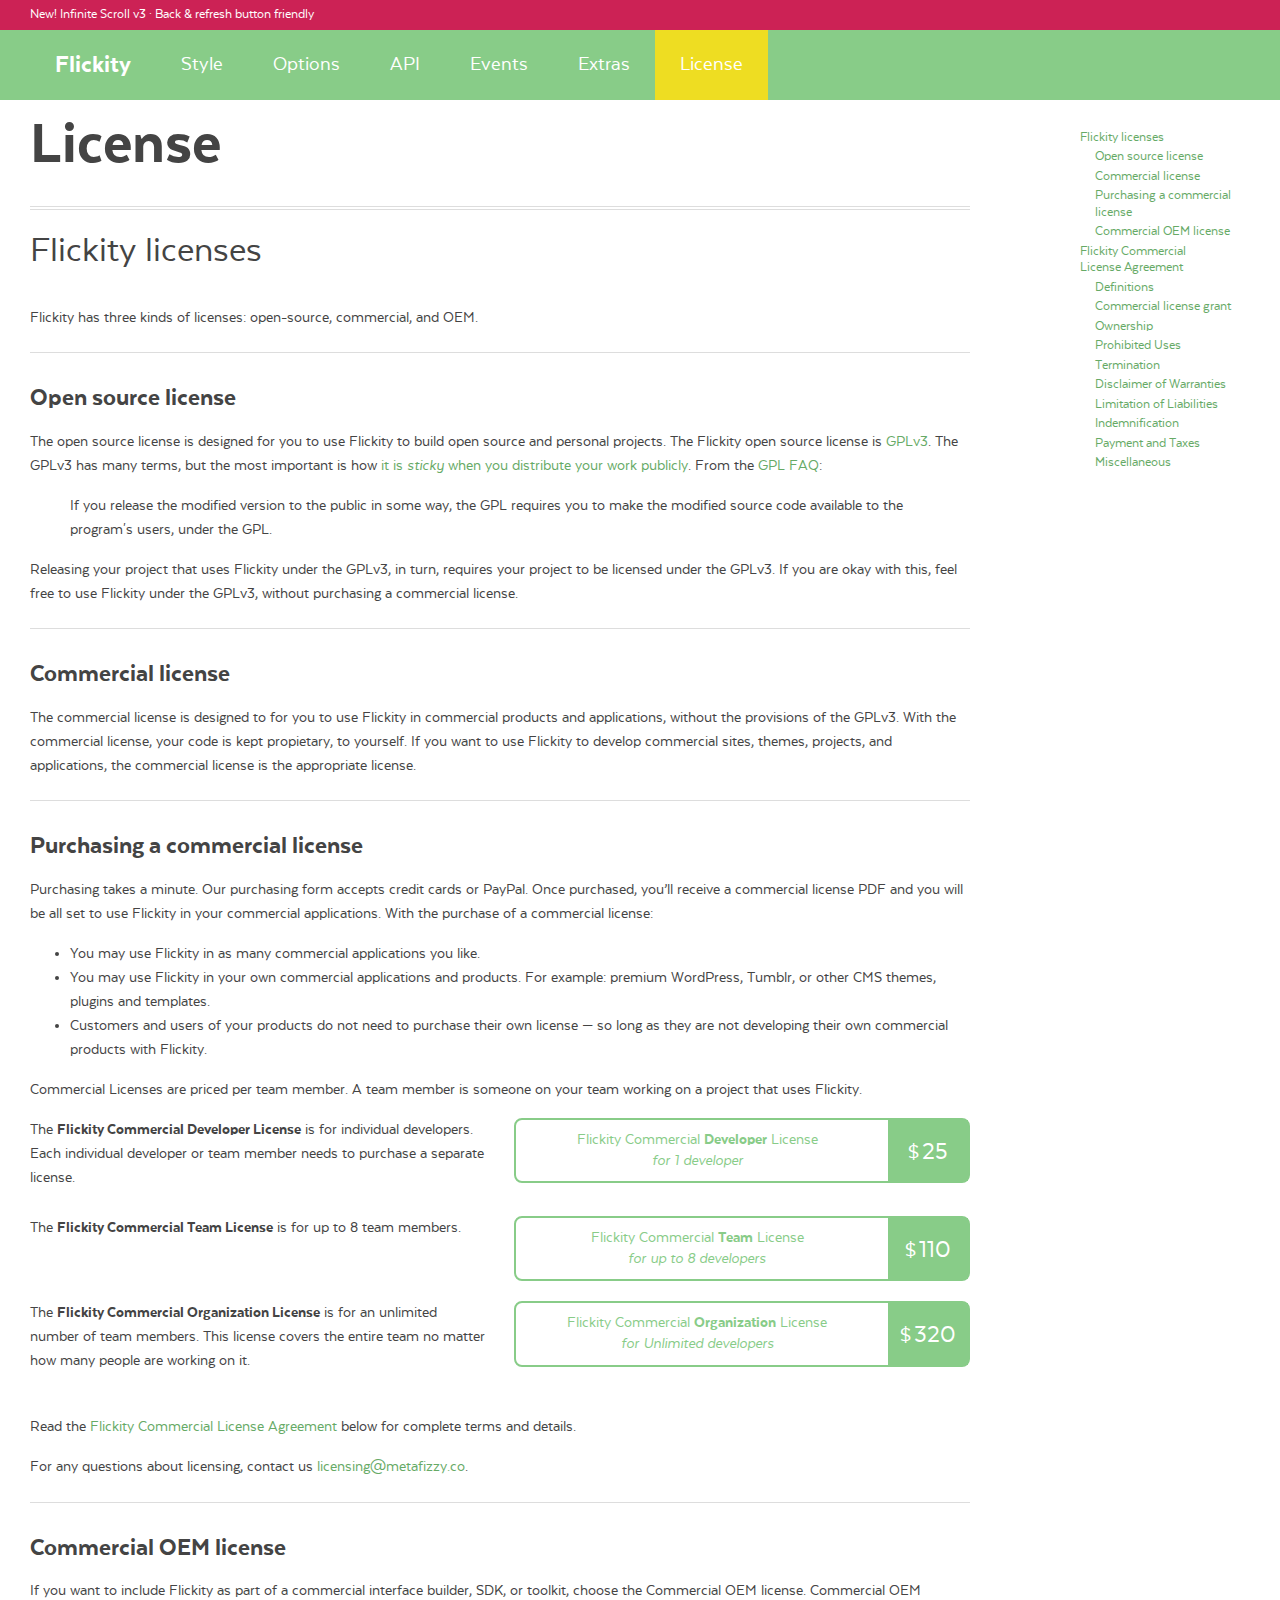
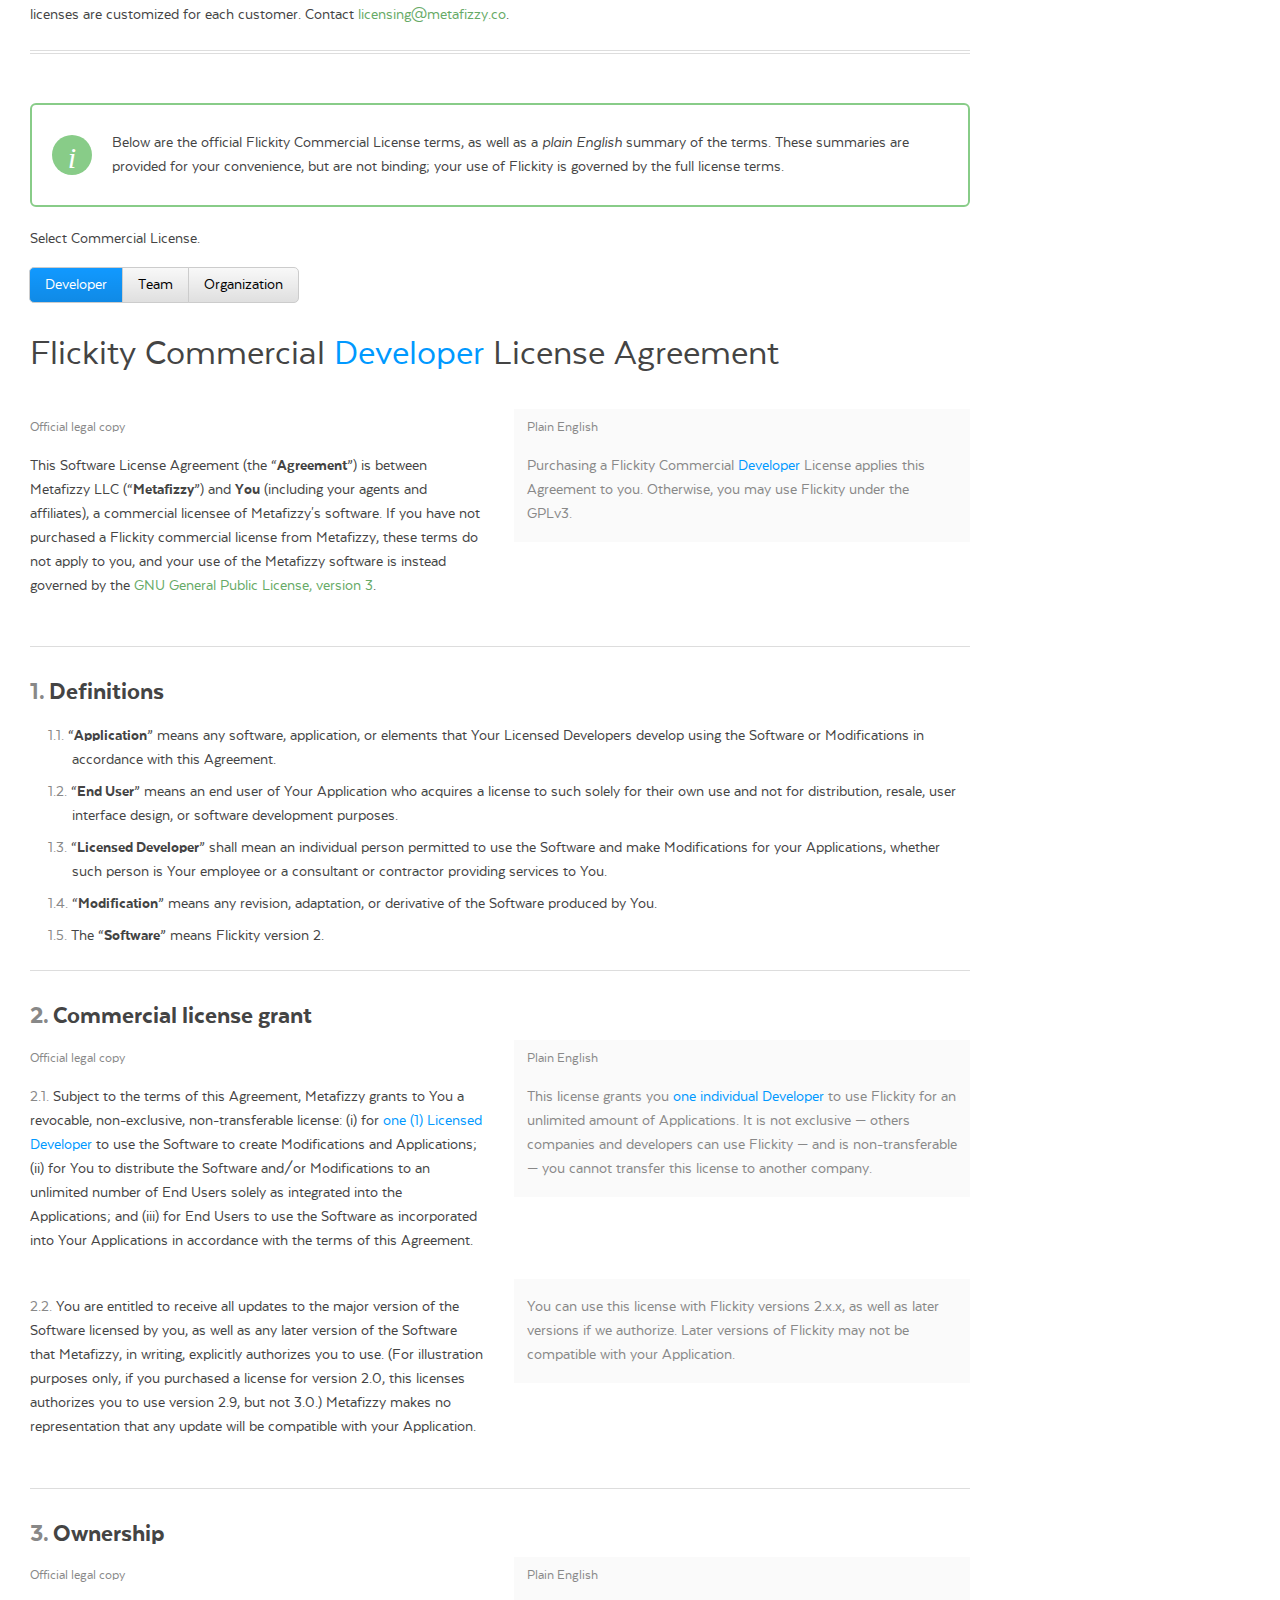
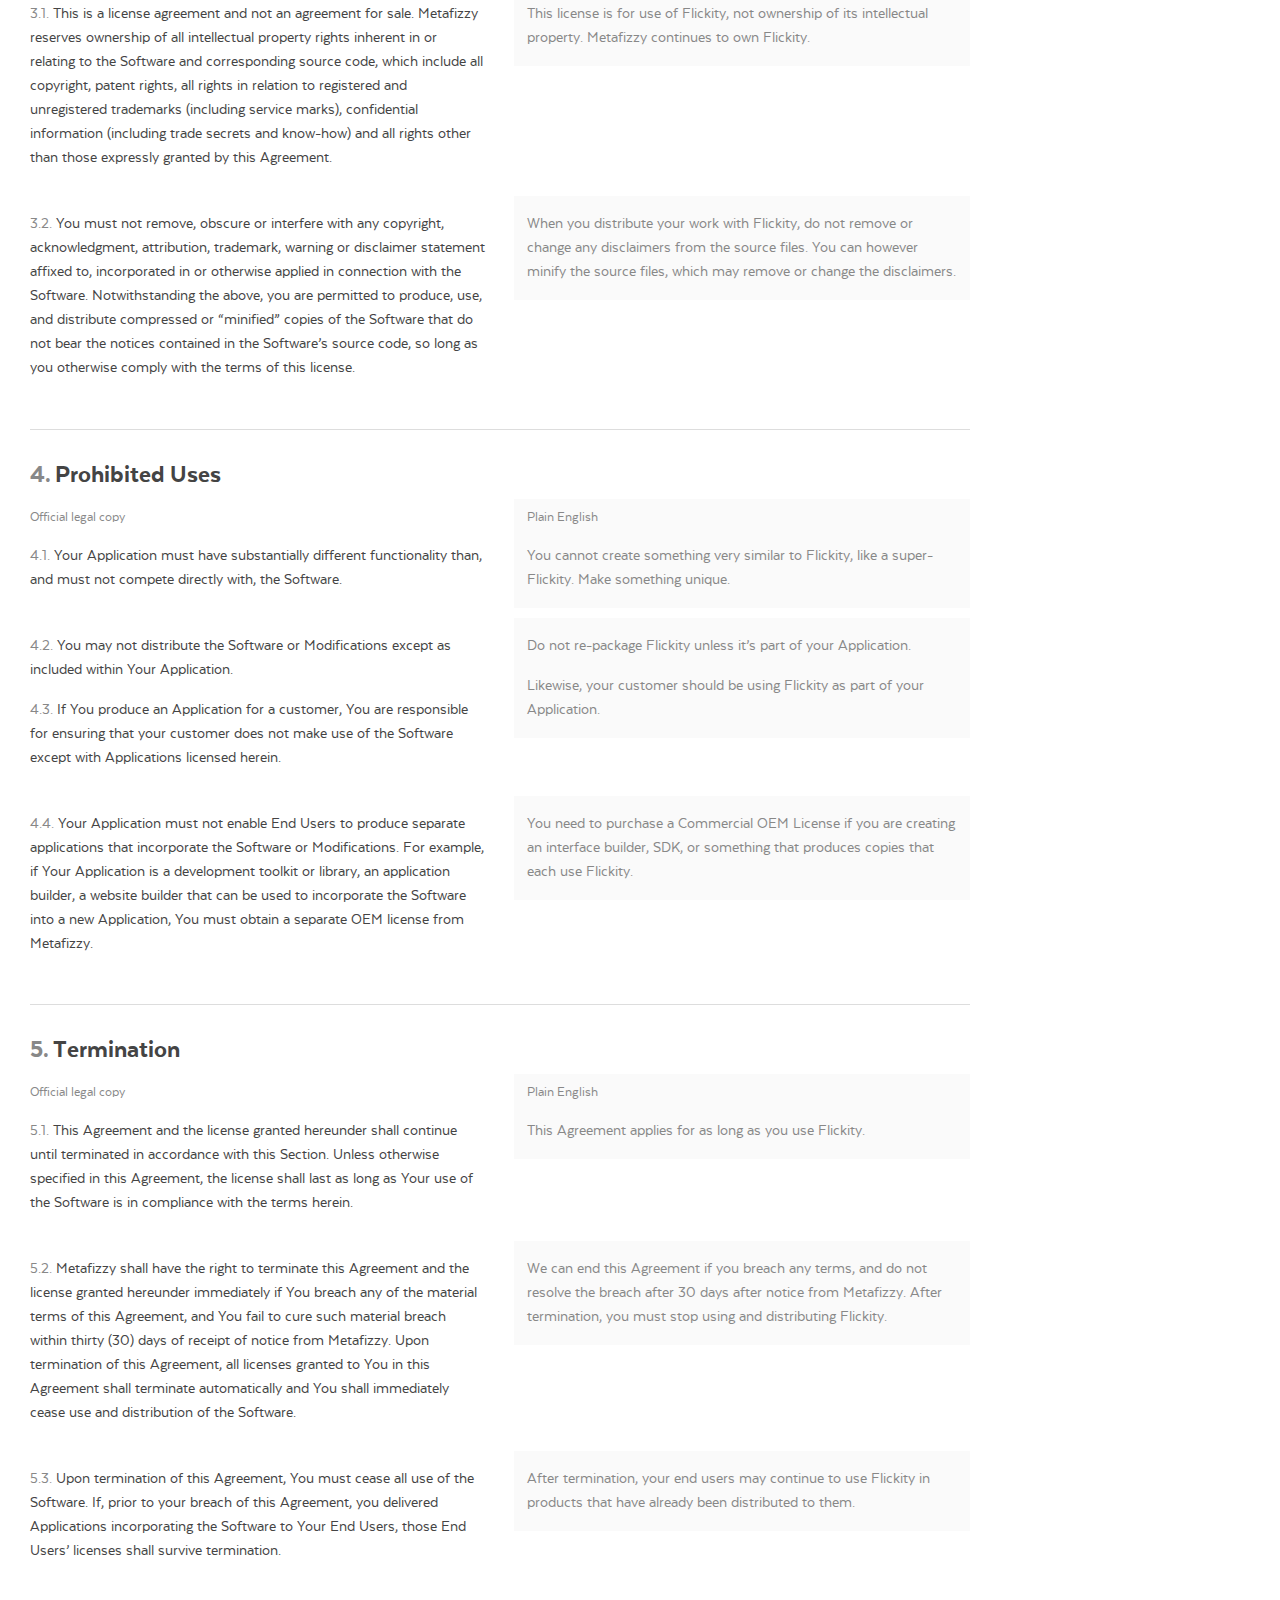
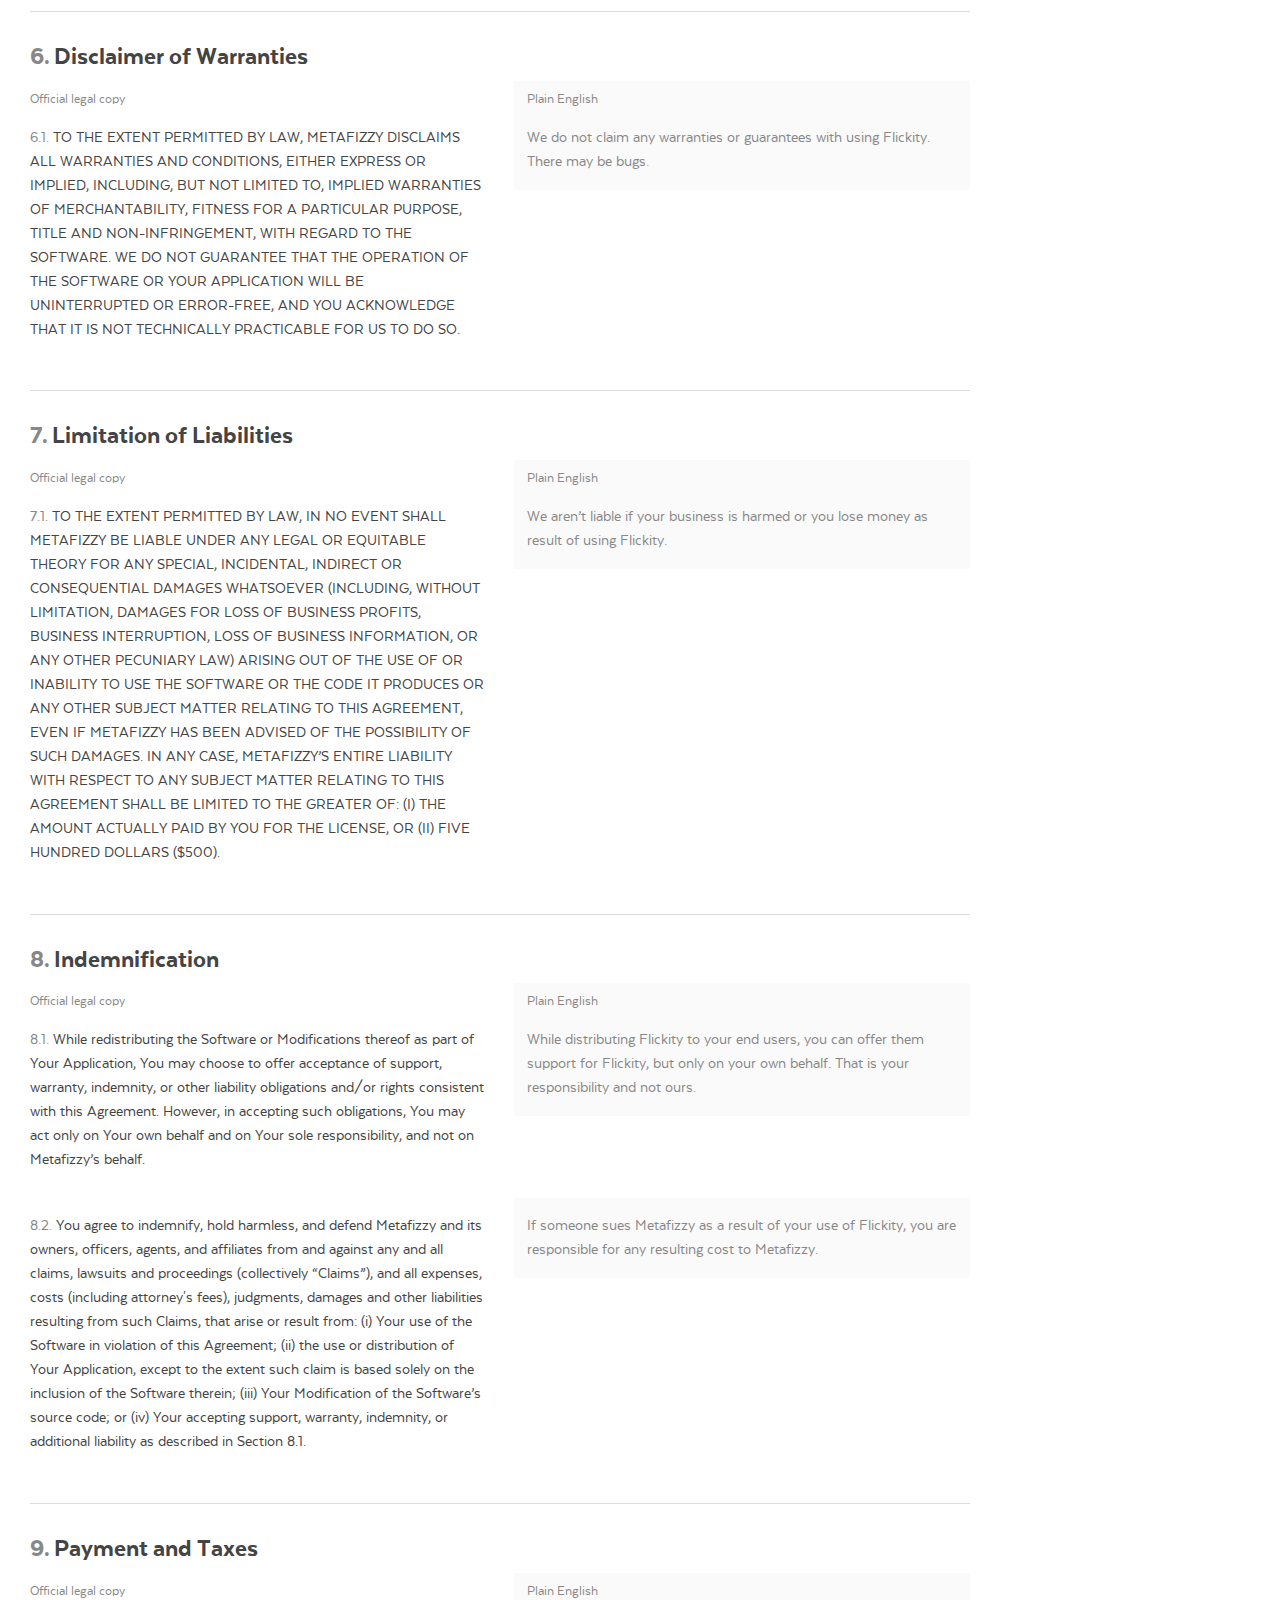
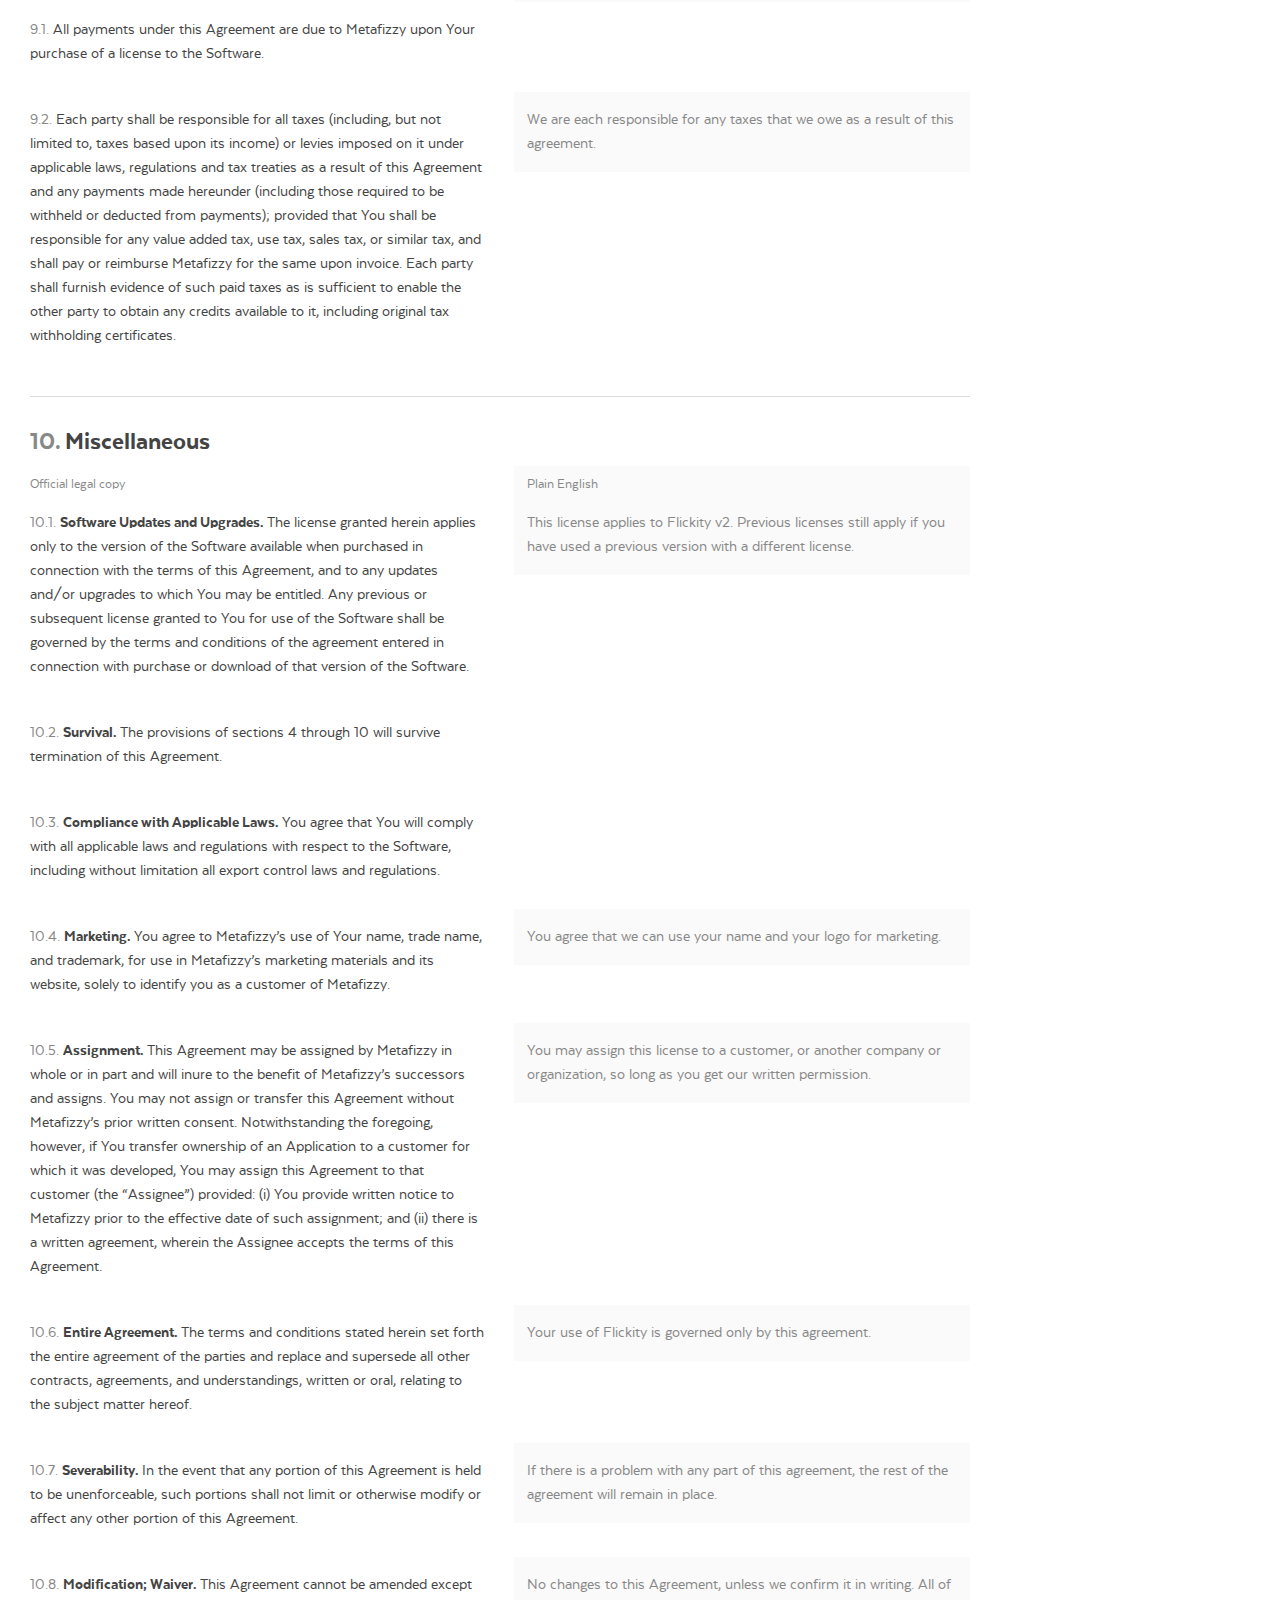
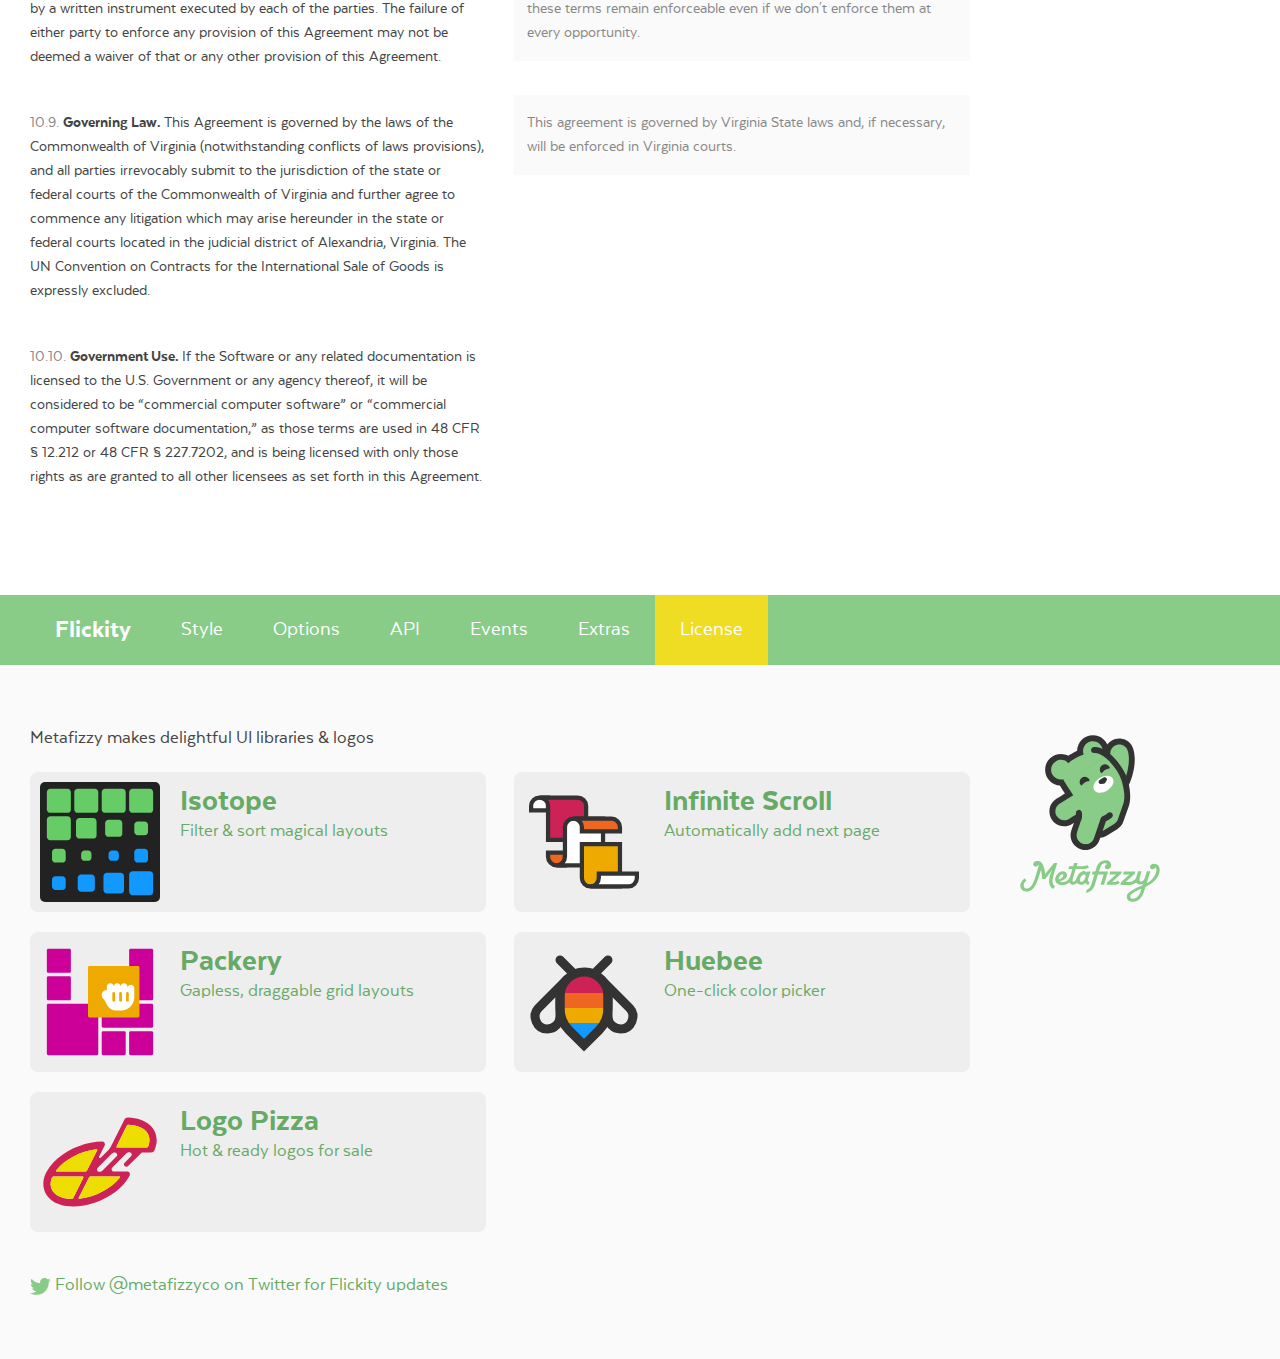
<file: flickity-docs/license.html>
<!doctype html>
<html lang="en" class="export">
<head>
  <meta charset="utf-8">
  <meta name="description" content="Touch, responsive, flickable carousels">
  <meta name="viewport" content="width=device-width">

  <title>Flickity &#xB7; License</title>

    <link rel="stylesheet" href="css/flickity-docs.css?1" media="screen">

</head>
<body class="page--license">

<div class="top-banner">
  <a class="top-banner__link" href="https://infinite-scroll.com">
    <div class="container">
      New! Infinite Scroll v3 &#xB7; Back &amp; refresh button friendly
    </div>
  </a>
</div>

<nav class="site-nav">
  <div class="container">
    <ul class="site-nav__list">
      <li class="site-nav__item site-nav__item--homepage"><a href=".">Flickity</a></li>
      <li class="site-nav__item site-nav__item--style"><a href="style.html">Style</a></li>
      <li class="site-nav__item site-nav__item--options"><a href="options.html">Options</a></li>
      <li class="site-nav__item site-nav__item--api"><a href="api.html">API</a></li>
      <li class="site-nav__item site-nav__item--events"><a href="events.html">Events</a></li>
      <li class="site-nav__item site-nav__item--extras"><a href="extras.html">Extras</a></li>
      <li class="site-nav__item site-nav__item--license"><a href="license.html">License</a></li>
    </ul>
  </div>
</nav>


<div class="main">
  <div class="container">
      <h1 class="page-title">License</h1>


    <ul class="page-nav" data-js="page-nav">
<li class="page-nav__item page-nav__item--h2"><a href="#flickity-licenses">Flickity licenses</a></li>
<li class="page-nav__item page-nav__item--h3"><a href="#open-source-license">Open source license</a></li>
<li class="page-nav__item page-nav__item--h3"><a href="#commercial-license">Commercial license</a></li>
<li class="page-nav__item page-nav__item--h3"><a href="#purchasing-a-commercial-license">Purchasing a commercial license</a></li>
<li class="page-nav__item page-nav__item--h3"><a href="#commercial-oem-license">Commercial OEM license</a></li>
<li class="page-nav__item page-nav__item--h2"><a href="#flickity-commercial-license-agreement">Flickity Commercial License&#xA0;Agreement</a></li>
<li class="page-nav__item page-nav__item--h3"><a href="#definitions">Definitions</a></li>
<li class="page-nav__item page-nav__item--h3"><a href="#commercial-license-grant">Commercial license grant</a></li>
<li class="page-nav__item page-nav__item--h3"><a href="#ownership">Ownership</a></li>
<li class="page-nav__item page-nav__item--h3"><a href="#prohibited-uses">Prohibited Uses</a></li>
<li class="page-nav__item page-nav__item--h3"><a href="#termination">Termination</a></li>
<li class="page-nav__item page-nav__item--h3"><a href="#disclaimer-of-warranties">Disclaimer of Warranties</a></li>
<li class="page-nav__item page-nav__item--h3"><a href="#limitation-of-liabilities">Limitation of Liabilities</a></li>
<li class="page-nav__item page-nav__item--h3"><a href="#indemnification">Indemnification</a></li>
<li class="page-nav__item page-nav__item--h3"><a href="#payment-and-taxes">Payment and Taxes</a></li>
<li class="page-nav__item page-nav__item--h3"><a href="#miscellaneous">Miscellaneous</a></li>
</ul>


<h2 id="flickity-licenses">Flickity licenses</h2>

<p>Flickity has three kinds of licenses: open-source, commercial, and OEM.</p>


<h3 id="open-source-license">Open source license</h3>

<p>The open source license is designed for you to use Flickity to build open source and personal projects. The Flickity open source license is <a href="https://www.gnu.org/licenses/gpl-3.0.html">GPLv3</a>. The GPLv3 has many terms, but the most important is how <a href="https://www.gnu.org/licenses/gpl-3.0.html#section5">it is <em>sticky</em> when you distribute your work publicly</a>. From the <a href="https://www.gnu.org/licenses/gpl-faq.html#GPLRequireSourcePostedPublic">GPL FAQ</a>:</p>

<blockquote>
  <p>If you release the modified version to the public in some way, the GPL requires you to make the modified source code available to the program&apos;s users, under the GPL.</p>
</blockquote>

<p>Releasing your project that uses Flickity under the GPLv3, in turn, requires your project to be licensed under the GPLv3. If you are okay with this, feel free to use Flickity under the GPLv3, without purchasing a commercial license.</p>


<h3 id="commercial-license">Commercial license</h3>

<p>The commercial license is designed to for you to use Flickity in commercial products and applications, without the provisions of the GPLv3. With the commercial license, your code is kept propietary, to yourself. If you want to use Flickity to develop commercial sites, themes, projects, and applications, the commercial license is the appropriate license.</p>


<h3 id="purchasing-a-commercial-license">Purchasing a commercial license</h3>

<p>Purchasing takes a minute. Our purchasing form accepts credit cards or PayPal. Once purchased, you&#x2019;ll receive a commercial license PDF and you will be all set to use Flickity in your commercial applications. With the purchase of a commercial license:</p>

<ul>
  <li>You may use Flickity in as many commercial applications you like.</li>
  <li>You may use Flickity in your own commercial applications and products. For example: premium WordPress, Tumblr, or other CMS themes, plugins and templates.</li>
  <li>Customers and users of your products do not need to purchase their own license &#x2014; so long as they are not developing their own commercial products with Flickity.</li>
</ul>

<p>Commercial Licenses are priced per team member. A team member is someone on your team working on a project that uses Flickity.</p>

<div class="duo">
  <div class="duo__cell duo__cell--license-option">
    <p>The <strong>Flickity Commercial Developer License</strong> is for individual developers. Each individual developer or team member needs to purchase a separate license.</p>
  </div>
  <div class="duo__cell">
      <a class="buy-button" href="https://gum.co/flickity-dev">
        <span class="buy-button__project">Flickity Commercial</span>
        <span class="buy-button__title">Developer</span>
        <span class="buy-button__license">License</span>
        <span class="buy-button__for">for 1 developer</span>
        <span class="buy-button__price">
          <span class="buy-button__price__dollar">$</span><span class="buy-button__price__value">25</span>
        </span>
      </a>
  </div>
</div>

<div class="duo">
  <div class="duo__cell duo__cell--license-option">
    <p>The <strong>Flickity Commercial Team License</strong> is for up to 8 team members.</p>
  </div>
  <div class="duo__cell">
      <a class="buy-button" href="https://gum.co/flickity-team">
        <span class="buy-button__project">Flickity Commercial</span>
        <span class="buy-button__title">Team</span>
        <span class="buy-button__license">License</span>
        <span class="buy-button__for">for up to 8 developers</span>
        <span class="buy-button__price">
          <span class="buy-button__price__dollar">$</span><span class="buy-button__price__value">110</span>
        </span>
      </a>
  </div>
</div>

<div class="duo">
  <div class="duo__cell duo__cell--license-option">
    <p>The <strong>Flickity Commercial Organization License</strong> is for an unlimited number of team members. This license covers the entire team no matter how many people are working on it.</p>
  </div>
  <div class="duo__cell">
      <a class="buy-button" href="https://gum.co/flickity-org">
        <span class="buy-button__project">Flickity Commercial</span>
        <span class="buy-button__title">Organization</span>
        <span class="buy-button__license">License</span>
        <span class="buy-button__for">for Unlimited developers</span>
        <span class="buy-button__price">
          <span class="buy-button__price__dollar">$</span><span class="buy-button__price__value">320</span>
        </span>
      </a>
  </div>
</div>

<p>Read the <a href="#flickity-commercial-license-agreement">Flickity Commercial License Agreement</a> below for complete terms and details.</p>

<p>For any questions about licensing, contact us <a href="mailto:licensing@metafizzy.co">licensing@metafizzy.co</a>.</p>


<h3 id="commercial-oem-license">Commercial OEM license</h3>

<p>If you want to include Flickity as part of a commercial interface builder, SDK, or toolkit, choose the Commercial OEM license. Commercial OEM licenses are customized for each customer. Contact <a href="mailto:licensing@metafizzy.co">licensing@metafizzy.co</a>.</p>


<div class="commercial-license-agreement" data-js="commercial-license-agreement">

  <h2 id="flickity-commercial-license-agreement">Flickity Commercial License&#xA0;Agreement</h2>

  <div class="call-out call-out--chill">
    <p>Below are the official Flickity Commercial License terms, as well as a <em>plain English</em> summary of the terms. These summaries are provided for your convenience, but are not binding; your use of Flickity is governed by the full license terms.</p>
  </div>

  <p>Select Commercial License.</p>

  <div class="button-group button-row">
    <button class="button button--developer is-selected" data-license-option="developer">Developer</button>
    <button class="button button--team" data-license-option="team">Team</button>
    <button class="button button--organization" data-license-option="organization">Organization</button>
  </div>

  <div class="duo duo--legal duo--legal--first">
    <div class="duo__cell duo--legal__official">
      <p id="agreement-p1">This Software License Agreement (the &#x201C;<strong>Agreement</strong>&#x201D;) is between Metafizzy LLC (&#x201C;<strong>Metafizzy</strong>&#x201D;) and <strong>You</strong> (including your agents and affiliates), a commercial licensee of Metafizzy&apos;s software. If you have not purchased a Flickity commercial license from Metafizzy, these terms do not apply to you, and your use of the Metafizzy software is instead governed by the <a href="https://www.gnu.org/licenses/gpl-3.0.html">GNU General Public License, version 3</a>.</p>
    </div>
    <div class="duo__cell duo--legal__plain">
      <p>Purchasing a Flickity Commercial <span data-license-property="title"></span> License applies this Agreement to you. Otherwise, you may use Flickity under the GPLv3.</p>
    </div>
  </div>

  <h3 id="definitions">Definitions</h3>

  <ol class="cla__definitions-list">
    <li>&#x201C;<strong>Application</strong>&#x201D; means any software, application, or elements that Your Licensed Developers develop using the Software or Modifications in accordance with this Agreement.</li>
    <li>&#x201C;<strong>End User</strong>&#x201D; means an end user of Your Application who acquires a license to such solely for their own use and not for distribution, resale, user interface design, or software development purposes.</li>
    <li>&#x201C;<strong>Licensed Developer</strong>&#x201D; shall mean an individual person permitted to use the Software and make Modifications for your Applications, whether such person is Your employee or a consultant or contractor providing services to You. </li>
    <li>&#x201C;<strong>Modification</strong>&#x201D; means any revision, adaptation, or derivative of the Software produced by You.</li>
    <li>The &#x201C;<strong>Software</strong>&#x201D; means Flickity version 2.</li>
  </ol>

  <h3 id="commercial-license-grant">Commercial license grant</h3>

  <div class="duo duo--legal duo--legal--first">
    <div class="duo__cell duo--legal__official">
      <p id="grant-p1" class="cla__part">Subject to the terms of this Agreement, Metafizzy grants to You a revocable, non-exclusive, non-transferable license: (i) for <span data-license-property="for-official">one (1) Licensed Developer</span> to use the Software to create Modifications and Applications; (ii) for You to distribute the Software and/or Modifications to an unlimited number of End Users solely as integrated into the Applications; and (iii) for End Users to use the Software as incorporated into Your Applications in accordance with the terms of this Agreement.</p>
    </div>
    <div class="duo__cell duo--legal__plain">
      <p>This license grants you <span data-license-property="for-plain">one individual Developer</span> to use Flickity for an unlimited amount of Applications. It is not exclusive &#x2014; others companies and developers can use Flickity &#x2014; and is non-transferable &#x2014; you cannot transfer this license to another company.</p>
    </div>
  </div>

  <div class="duo duo--legal">
    <div class="duo__cell duo--legal__official">
      <p id="grant-p2" class="cla__part">You are entitled to receive all updates to the major version of the Software licensed by you, as well as any later version of the Software that Metafizzy, in writing, explicitly authorizes you to use. (For illustration purposes only, if you purchased a license for version 2.0, this licenses authorizes you to use version 2.9, but not 3.0.) Metafizzy makes no representation that any update will be compatible with your Application.</p>
    </div>
    <div class="duo__cell duo--legal__plain">
      <p>You can use this license with Flickity versions 2.x.x, as well as later versions if we authorize. Later versions of Flickity may not be compatible with your Application.</p>
    </div>
  </div>

  <h3 id="ownership">Ownership</h3>

  <div class="duo duo--legal duo--legal--first">
    <div class="duo__cell duo--legal__official">
      <p id="ownership-p1" class="cla__part">This is a license agreement and not an agreement for sale. Metafizzy reserves ownership of all intellectual property rights inherent in or relating to the Software and corresponding source code, which include all copyright, patent rights, all rights in relation to registered and unregistered trademarks (including service marks), confidential information (including trade secrets and know-how) and all rights other than those expressly granted by this Agreement.</p>
    </div>
    <div class="duo__cell duo--legal__plain">
      <p>This license is for use of Flickity, not ownership of its intellectual property. Metafizzy continues to own Flickity.</p>
    </div>
  </div>

  <div class="duo duo--legal">
    <div class="duo__cell duo--legal__official">
      <p id="ownership-p2" class="cla__part">You must not remove, obscure or interfere with any copyright, acknowledgment, attribution, trademark, warning or disclaimer statement affixed to, incorporated in or otherwise applied in connection with the Software. Notwithstanding the above, you are permitted to produce, use, and distribute compressed or &#x201C;minified&#x201D; copies of the Software that do not bear the notices contained in the Software&#x2019;s source code, so long as you otherwise comply with the terms of this license.</p>
    </div>
    <div class="duo__cell duo--legal__plain">
      <p>When you distribute your work with Flickity, do not remove or change any disclaimers from the source files. You can however minify the source files, which may remove or change the disclaimers.</p>
    </div>
  </div>

  <h3 id="prohibited-uses">Prohibited Uses</h3>

  <div class="duo duo--legal duo--legal--first">
    <div class="duo__cell duo--legal__official">
      <p id="prohibited-p1" class="cla__part">Your Application must have substantially different functionality than, and must not compete directly with, the Software.</p>
    </div>
    <div class="duo__cell duo--legal__plain">
      <p>You cannot create something very similar to Flickity, like a super-Flickity. Make something unique.</p>
    </div>
  </div>

  <div class="duo duo--legal">
    <div class="duo__cell duo--legal__official">
      <p id="prohibited-p2" class="cla__part">You may not distribute the Software or Modifications except as included within Your Application.</p> 
      <p id="prohibited-p3" class="cla__part">If You produce an Application for a customer, You are responsible for ensuring that your customer does not make use of the Software except with Applications licensed herein.</p>
    </div>
    <div class="duo__cell duo--legal__plain">
      <p>Do not re-package Flickity unless it&#x2019;s part of your Application.</p>
      <p>Likewise, your customer should be using Flickity as part of your Application.</p>
    </div>
  </div>

  <div class="duo duo--legal">
    <div class="duo__cell duo--legal__official">
      <p id="prohibited-p4" class="cla__part">Your Application must not enable End Users to produce separate applications that incorporate the Software or Modifications. For example, if Your Application is a development toolkit or library, an application builder, a website builder that can be used to incorporate the Software into a new Application, You must obtain a separate OEM license from Metafizzy.</p>
    </div>
    <div class="duo__cell duo--legal__plain">
      <p>You need to purchase a Commercial OEM License if you are creating an interface builder, SDK, or something that produces copies that each use Flickity.</p>
    </div>
  </div>

  <h3 id="termination">Termination</h3>

  <div class="duo duo--legal  duo--legal--first">
    <div class="duo__cell duo--legal__official">
      <p id="termination-p1" class="cla__part">This Agreement and the license granted hereunder shall continue until terminated in accordance with this Section. Unless otherwise specified in this Agreement, the license shall last as long as Your use of the Software is in compliance with the terms herein. </p>
    </div>
    <div class="duo__cell duo--legal__plain">
      <p>This Agreement applies for as long as you use Flickity.</p>
    </div>
  </div>

  <div class="duo duo--legal">
    <div class="duo__cell duo--legal__official">
      <p id="termination-p2" class="cla__part">Metafizzy shall have the right to terminate this Agreement and the license granted hereunder immediately if You breach any of the material terms of this Agreement, and You fail to cure such material breach within thirty (30) days of receipt of notice from Metafizzy. Upon termination of this Agreement, all licenses granted to You in this Agreement shall terminate automatically and You shall immediately cease use and distribution of the Software.</p>
    </div>
    <div class="duo__cell duo--legal__plain">
      <p>We can end this Agreement if you breach any terms, and do not resolve the breach after 30 days after notice from Metafizzy. After termination, you must stop using and distributing Flickity.</p>
    </div>
  </div>

  <div class="duo duo--legal">
    <div class="duo__cell duo--legal__official">
      <p id="termination-p3" class="cla__part">Upon termination of this Agreement, You must cease all use of the Software. If, prior to your breach of this Agreement, you delivered Applications incorporating the Software to Your End Users, those End Users&#x2019; licenses shall survive termination.</p>
    </div>
    <div class="duo__cell duo--legal__plain">
      <p>After termination, your end users may continue to use Flickity in products that have already been distributed to them.</p>
    </div>
  </div>

  <h3 id="disclaimer-of-warranties">Disclaimer of Warranties</h3>

  <div class="duo duo--legal duo--legal--first">
    <div class="duo__cell duo--legal__official">
      <p class="cla__part">TO THE EXTENT PERMITTED BY LAW, METAFIZZY DISCLAIMS ALL WARRANTIES AND CONDITIONS, EITHER EXPRESS OR IMPLIED, INCLUDING, BUT NOT LIMITED TO, IMPLIED WARRANTIES OF MERCHANTABILITY, FITNESS FOR A PARTICULAR PURPOSE, TITLE AND NON-INFRINGEMENT, WITH REGARD TO THE SOFTWARE. WE DO NOT GUARANTEE THAT THE OPERATION OF THE SOFTWARE OR YOUR APPLICATION WILL BE UNINTERRUPTED OR ERROR-FREE, AND YOU ACKNOWLEDGE THAT IT IS NOT TECHNICALLY PRACTICABLE FOR US TO DO SO.</p>
    </div>
    <div class="duo__cell duo--legal__plain">
      <p>We do not claim any warranties or guarantees with using Flickity. There may be bugs.</p>
    </div>
  </div>

  <h3 id="limitation-of-liabilities">Limitation of Liabilities</h3>

  <div class="duo duo--legal duo--legal--first">
    <div class="duo__cell duo--legal__official">
      <p class="cla__part">TO THE EXTENT PERMITTED BY LAW, IN NO EVENT SHALL METAFIZZY BE LIABLE UNDER ANY LEGAL OR EQUITABLE THEORY FOR ANY SPECIAL, INCIDENTAL, INDIRECT OR CONSEQUENTIAL DAMAGES WHATSOEVER (INCLUDING, WITHOUT LIMITATION, DAMAGES FOR LOSS OF BUSINESS PROFITS, BUSINESS INTERRUPTION, LOSS OF BUSINESS INFORMATION, OR ANY OTHER PECUNIARY LAW) ARISING OUT OF THE USE OF OR INABILITY TO USE THE SOFTWARE OR THE CODE IT PRODUCES OR ANY OTHER SUBJECT MATTER RELATING TO THIS AGREEMENT, EVEN IF METAFIZZY HAS BEEN ADVISED OF THE POSSIBILITY OF SUCH DAMAGES. IN ANY CASE, METAFIZZY&#x2019;S ENTIRE LIABILITY WITH RESPECT TO ANY SUBJECT MATTER RELATING TO THIS AGREEMENT SHALL BE LIMITED TO THE GREATER OF: (I) THE AMOUNT ACTUALLY PAID BY YOU FOR THE LICENSE, OR (II) FIVE HUNDRED DOLLARS ($500).</p>
    </div>
    <div class="duo__cell duo--legal__plain">
      <p>We aren&#x2019;t liable if your business is harmed or you lose money as
  result of using Flickity.</p>
    </div>
  </div>

  <h3 id="indemnification">Indemnification</h3>

  <div class="duo duo--legal duo--legal--first">
    <div class="duo__cell duo--legal__official">
      <p class="cla__part">While redistributing the Software or Modifications thereof as part of Your Application, You may choose to offer acceptance of support, warranty, indemnity, or other liability obligations and/or rights consistent with this Agreement. However, in accepting such obligations, You may act only on Your own behalf and on Your sole responsibility, and not on Metafizzy&#x2019;s behalf. </p>
    </div>
    <div class="duo__cell duo--legal__plain">
      <p>While distributing Flickity to your end users, you can offer them support for Flickity, but only on your own behalf. That is your responsibility and not ours.</p>
    </div>
  </div>

  <div class="duo duo--legal">
    <div class="duo__cell duo--legal__official">
      <p class="cla__part">You agree to indemnify, hold harmless, and defend Metafizzy and its owners, officers, agents, and affiliates from and against any and all claims, lawsuits and proceedings (collectively &#x201C;Claims&#x201D;), and all expenses, costs (including attorney&apos;s fees), judgments, damages and other liabilities resulting from such Claims, that arise or result from: (i) Your use of the Software in violation of this Agreement; (ii) the use or distribution of Your Application, except to the extent such claim is based solely on the inclusion of the Software therein; (iii) Your Modification of the Software&#x2019;s source code; or (iv) Your accepting support, warranty, indemnity, or additional liability as described in Section 8.1.</p>
    </div>
    <div class="duo__cell duo--legal__plain">
      <p>If someone sues Metafizzy as a result of your use of Flickity, you are responsible for any resulting cost to Metafizzy.</p>
    </div>
  </div>

  <h3 id="payment-and-taxes">Payment and Taxes</h3>

  <div class="duo duo--legal duo--legal--first">
    <div class="duo__cell duo--legal__official">
      <p class="cla__part">All payments under this Agreement are due to Metafizzy upon Your purchase of a license to the Software.</p>
    </div>
    <div class="duo__cell duo--legal__plain">
    </div>
  </div>

  <div class="duo duo--legal">
    <div class="duo__cell duo--legal__official">
      <p class="cla__part">Each party shall be responsible for all taxes (including, but not limited to, taxes based upon its income) or levies imposed on it under applicable laws, regulations and tax treaties as a result of this Agreement and any payments made hereunder (including those required to be withheld or deducted from payments); provided that You shall be responsible for any value added tax, use tax, sales tax, or similar tax,  and shall pay or reimburse Metafizzy for the same upon invoice. Each party shall furnish evidence of such paid taxes as is sufficient to enable the other party to obtain any credits available to it, including original tax withholding certificates.</p>
    </div>
    <div class="duo__cell duo--legal__plain">
      <p>We are each responsible for any taxes that we owe as a result of this agreement.</p>
    </div>
  </div>

  <h3 id="miscellaneous">Miscellaneous</h3>

  <div class="duo duo--legal duo--legal--first">
    <div class="duo__cell duo--legal__official">
      <p class="cla__part"><strong>Software Updates and Upgrades.</strong> The license granted herein applies only to the version of the Software available when purchased in connection with the terms of this Agreement, and to any updates and/or upgrades to which You may be entitled. Any previous or subsequent license granted to You for use of the Software shall be governed by the terms and conditions of the agreement entered in connection with purchase or download of that version of the Software.</p>
    </div>
    <div class="duo__cell duo--legal__plain">
      <p>This license applies to Flickity v2. Previous licenses still apply if you have used a previous version with a different license.</p>
    </div>
  </div>

  <div class="duo duo--legal">
    <div class="duo__cell duo--legal__official">
      <p class="cla__part"><strong>Survival.</strong> The provisions of sections 4 through 10 will survive termination of this Agreement.</p>
    </div>
    <div class="duo__cell duo--legal__plain">
    </div>
  </div>

  <div class="duo duo--legal">
    <div class="duo__cell duo--legal__official">
      <p class="cla__part"><strong>Compliance with Applicable Laws.</strong> You agree that You will comply with all applicable laws and regulations with respect to the Software, including without limitation all export control laws and regulations.</p>
    </div>
    <div class="duo__cell duo--legal__plain">
    </div>
  </div>

  <div class="duo duo--legal">
    <div class="duo__cell duo--legal__official">
      <p class="cla__part"><strong>Marketing.</strong> You agree to Metafizzy&#x2019;s use of Your name, trade name, and trademark, for use in Metafizzy&#x2019;s marketing materials and its website, solely to identify you as a customer of Metafizzy.</p>
    </div>
    <div class="duo__cell duo--legal__plain">
      <p>You agree that we can use your name and your logo for marketing.</p>
    </div>
  </div>

  <div class="duo duo--legal">
    <div class="duo__cell duo--legal__official">
      <p class="cla__part"><strong>Assignment.</strong> This Agreement may be assigned by Metafizzy in whole or in part and will inure to the benefit of Metafizzy&#x2019;s successors and assigns. You may not assign or transfer this Agreement without Metafizzy&#x2019;s prior written consent. Notwithstanding the foregoing, however, if You transfer ownership of an Application to a customer for which it was developed, You may assign this Agreement to that customer (the &#x201C;Assignee&#x201D;) provided: (i) You provide written notice to Metafizzy prior to the effective date of such assignment; and (ii) there is a written agreement, wherein the Assignee accepts the terms of this Agreement.</p>
    </div>
    <div class="duo__cell duo--legal__plain">
      <p>You may assign this license to a customer, or another company or organization, so long as you get our written permission.</p>
    </div>
  </div>

  <div class="duo duo--legal">
    <div class="duo__cell duo--legal__official">
      <p class="cla__part"><strong>Entire Agreement.</strong> The terms and conditions stated herein set forth the entire agreement of the parties and replace and supersede all other contracts, agreements, and understandings, written or oral, relating to the subject matter hereof.</p>
    </div>
    <div class="duo__cell duo--legal__plain">
      <p>Your use of Flickity is governed only by this agreement.</p>
    </div>
  </div>

  <div class="duo duo--legal">
    <div class="duo__cell duo--legal__official">
      <p class="cla__part"><strong>Severability.</strong> In the event that any portion of this Agreement is held to be unenforceable, such portions shall not limit or otherwise modify or affect any other portion of this Agreement.</p>
    </div>
    <div class="duo__cell duo--legal__plain">
      <p>If there is a problem with any part of this agreement, the rest of the agreement will remain in place.</p>
    </div>
  </div>

  <div class="duo duo--legal">
    <div class="duo__cell duo--legal__official">
      <p class="cla__part"><strong>Modification; Waiver.</strong> This Agreement cannot be amended except by a written instrument executed by each of the parties. The failure of either party to enforce any provision of this Agreement may not be deemed a waiver of that or any other provision of this Agreement.</p>
    </div>
    <div class="duo__cell duo--legal__plain">
      <p>No changes to this Agreement, unless we confirm it in writing. All of these terms remain enforceable even if we don&apos;t enforce them at every opportunity.</p>
    </div>
  </div>

  <div class="duo duo--legal">
    <div class="duo__cell duo--legal__official">
      <p class="cla__part"><strong>Governing Law.</strong> This Agreement is governed by the laws of the Commonwealth of Virginia (notwithstanding conflicts of laws provisions), and all parties irrevocably submit to the jurisdiction of the state or federal courts of the Commonwealth of Virginia and further agree to commence any litigation which may arise hereunder in the state or federal courts located in the judicial district of Alexandria, Virginia. The UN Convention on Contracts for the International Sale of Goods is expressly excluded.</p>
    </div>
    <div class="duo__cell duo--legal__plain">
      <p>This agreement is governed by Virginia State laws and, if necessary, will be enforced in Virginia courts.</p>
    </div>
  </div>

  <div class="duo duo--legal">
    <div class="duo__cell duo--legal__official">
      <p class="cla__part"><strong>Government Use.</strong> If the Software or any related documentation is licensed to the U.S. Government or any agency thereof, it will be considered to be &#x201C;commercial computer software&#x201D; or &#x201C;commercial computer software documentation,&#x201D; as those terms are used in 48 CFR &#xA7; 12.212 or 48 CFR &#xA7; 227.7202, and is being licensed with only those rights as are granted to all other licensees as set forth in this Agreement.</p>
    </div>
    <div class="duo__cell duo--legal__plain">
    </div>
  </div>

</div> 

  </div>
</div>

<nav class="site-nav">
  <div class="container">
    <ul class="site-nav__list">
      <li class="site-nav__item site-nav__item--homepage"><a href=".">Flickity</a></li>
      <li class="site-nav__item site-nav__item--style"><a href="style.html">Style</a></li>
      <li class="site-nav__item site-nav__item--options"><a href="options.html">Options</a></li>
      <li class="site-nav__item site-nav__item--api"><a href="api.html">API</a></li>
      <li class="site-nav__item site-nav__item--events"><a href="events.html">Events</a></li>
      <li class="site-nav__item site-nav__item--extras"><a href="extras.html">Extras</a></li>
      <li class="site-nav__item site-nav__item--license"><a href="license.html">License</a></li>
    </ul>
  </div>
</nav>

<footer class="site-footer">

  <div class="container">

    <p class="site-footer__copy">Metafizzy makes delightful UI libraries &amp; logos</p>

    <div class="showcase">
    
      <ul class="showcase-item-list">
          <li class="showcase-item">
            <a class="showcase-item__link" href="https://isotope.metafizzy.co">
              <div class="showcase-item__image">
                  <svg class="isotope-illo" xmlns="http://www.w3.org/2000/svg" viewbox="0 0 350 350" width="100" height="100">
                    <path class="isotope-illo__color1" fill="#6C6" d="M80 170H30c-6 0-10-5-10-10v-50c0-6 5-10 10-10h50c6 0 10 5 10 10v50C90 166 86 170 80 170z"/>
                    <path class="isotope-illo__color1" fill="#6C6" d="M80 90H30c-6 0-10-5-10-10V30c0-6 5-10 10-10h50c6 0 10 5 10 10v50C90 86 86 90 80 90z"/>
                    <path class="isotope-illo__color1" fill="#6C6" d="M160 90h-50c-6 0-10-5-10-10V30c0-6 5-10 10-10h50c6 0 10 5 10 10v50C170 86 166 90 160 90z"/>
                    <path class="isotope-illo__color1" fill="#6C6" d="M240 90h-50c-6 0-10-5-10-10V30c0-6 5-10 10-10h50c6 0 10 5 10 10v50C250 86 246 90 240 90z"/>
                    <path class="isotope-illo__color1" fill="#6C6" d="M320 90h-50c-6 0-10-5-10-10V30c0-6 5-10 10-10h50c6 0 10 5 10 10v50C330 86 326 90 320 90z"/>
                    <path class="isotope-illo__color1" fill="#6C6" d="M155 165h-40c-6 0-10-5-10-10v-40c0-6 5-10 10-10h40c6 0 10 5 10 10v40 C165 161 161 165 155 165z"/>
                    <path class="isotope-illo__color1" fill="#6C6" d="M230 160h-30c-6 0-10-5-10-10v-30c0-6 5-10 10-10h30c6 0 10 5 10 10v30 C240 156 236 160 230 160z"/>
                    <path class="isotope-illo__color1" fill="#6C6" d="M305 155h-20c-6 0-10-5-10-10v-20c0-6 5-10 10-10h20c6 0 10 5 10 10v20 C315 151 311 155 305 155z"/>
                    <path class="isotope-illo__color1" fill="#6C6" d="M65 235H45c-6 0-10-5-10-10v-20c0-6 5-10 10-10h20c6 0 10 5 10 10v20C75 231 71 235 65 235z"/>
                    <path class="isotope-illo__color1" fill="#6C6" d="M140 230h-10c-6 0-10-5-10-10v-10c0-6 5-10 10-10h10c6 0 10 5 10 10v10 C150 226 146 230 140 230z"/>
                    <path class="isotope-illo__color2" fill="#19F" d="M305 235h-20c-6 0-10-5-10-10v-20c0-6 5-10 10-10h20c6 0 10 5 10 10v20 C315 231 311 235 305 235z"/>
                    <path class="isotope-illo__color2" fill="#19F" d="M65 315H45c-6 0-10-5-10-10v-20c0-6 5-10 10-10h20c6 0 10 5 10 10v20C75 311 71 315 65 315z"/>
                    <path class="isotope-illo__color2" fill="#19F" d="M150 320h-30c-6 0-10-5-10-10v-30c0-6 5-10 10-10h30c6 0 10 5 10 10v30 C160 316 156 320 150 320z"/>
                    <path class="isotope-illo__color2" fill="#19F" d="M220 230h-10c-6 0-10-5-10-10v-10c0-6 5-10 10-10h10c6 0 10 5 10 10v10 C230 226 226 230 220 230z"/>
                    <path class="isotope-illo__color2" fill="#19F" d="M235 325h-40c-6 0-10-5-10-10v-40c0-6 5-10 10-10h40c6 0 10 5 10 10v40 C245 321 241 325 235 325z"/>
                    <path class="isotope-illo__color2" fill="#19F" d="M320 330h-50c-6 0-10-5-10-10v-50c0-6 5-10 10-10h50c6 0 10 5 10 10v50 C330 326 326 330 320 330z"/>
                  </svg>
              </div>
              <div class="showcase-item__text">
                <h3 class="showcase-item__title">Isotope</h3>
                <p class="showcase-item__description">Filter &amp; sort magical layouts</p>
              </div>
            </a>
          </li>
    
          <li class="showcase-item">
            <a class="showcase-item__link" href="https://infinite-scroll.com">
              <div class="showcase-item__image">
                  <svg class="infinite-scroll-illo" xmlns="http://www.w3.org/2000/svg" viewbox="0 0 520 520" width="200" height="200">
                    <path class="infinite-scroll-illo__page infinite-scroll-illo__page--back" d="M90,110H10V90c0-22,18-40,40-40h40V110z"/>
                    <path class="infinite-scroll-illo__page infinite-scroll-illo__page--front1" d="M270,90L270,90c0-22-18-40-40-40h0H50h0c22,0,40,18,40,40v0v0v160h180V90z"/>
                    <path class="infinite-scroll-illo__page infinite-scroll-illo__page--front2" d="M170,330v-20H90v20v0c0,22,18,40,40,40h0h40V330z"/>
                    <path class="infinite-scroll-illo__page infinite-scroll-illo__page--back" d="M350,150H210c-22,0-40,18-40,40v140v0c0,22-18,40-40,40h0h220V150z"/>
                    <path class="infinite-scroll-illo__page infinite-scroll-illo__page--front3" d="M430,470V270H250v160c0,22,18,40,40,40H430z"/>
                    <path class="infinite-scroll-illo__page infinite-scroll-illo__page--front2" d="M250,190v20h180v-20c0-22-18-40-40-40H210h0C232,150,250,168,250,190L250,190z"/>
                    <path class="infinite-scroll-illo__page infinite-scroll-illo__page--back" d="M330,410v20v0c0,22-18,40-40,40h0h180c22,0,40-18,40-40v-20H330z"/>
                  </svg>
              </div>
              <div class="showcase-item__text">
                <h3 class="showcase-item__title">Infinite Scroll</h3>
                <p class="showcase-item__description">Automatically add next page</p>
              </div>
            </a>
          </li>
    
    
          <li class="showcase-item">
            <a class="showcase-item__link" href="https://packery.metafizzy.co">
              <div class="showcase-item__image">
                  <svg class="packery-illo" xmlns="http://www.w3.org/2000/svg" viewbox="0 0 700 700" width="100" height="100">
                    <path class="packery-illo__item" fill="#C09" d="M172 180H48c-4 0-8-4-8-8V48c0-4 4-8 8-8h124c4 0 8 4 8 8v124C180 176 176 180 172 180z"/>
                    <path class="packery-illo__item" fill="#C09" d="M172 340H48c-4 0-8-4-8-8V208c0-4 4-8 8-8h124c4 0 8 4 8 8v124C180 336 176 340 172 340z"/>
                    <path class="packery-illo__item" fill="#C09" d="M492 660H368c-4 0-8-4-8-8V528c0-4 4-8 8-8h124c4 0 8 4 8 8v124C500 656 496 660 492 660z"/>
                    <path class="packery-illo__item" fill="#C09" d="M652 660H528c-4 0-8-4-8-8V528c0-4 4-8 8-8h124c4 0 8 4 8 8v124C660 656 656 660 652 660z"/>
                    <path class="packery-illo__item" fill="#C09" d="M652 500H368c-4 0-8-4-8-8V368c0-4 4-8 8-8h284c4 0 8 4 8 8v124C660 496 656 500 652 500z"/>
                    <path class="packery-illo__item" fill="#C09" d="M332 660H48c-4 0-8-4-8-8V368c0-4 4-8 8-8h284c4 0 8 4 8 8v284C340 656 336 660 332 660z"/>
                    <path class="packery-illo__item" fill="#C09" d="M652 340H528c-4 0-8-4-8-8V48c0-4 4-8 8-8h124c4 0 8 4 8 8v284C660 336 656 340 652 340z"/>
                    <path class="packery-illo__draggie" fill="#EA0" d="M572 440H288c-4 0-8-4-8-8V148c0-4 4-8 8-8h284c4 0 8 4 8 8v284C580 436 576 440 572 440z"/>
                    <g>
                      <path class="packery-illo__hand" fill="white" d="M530 250c-11 0-20 9-20 20v-10c0-11-9-20-20-20s-20 9-20 20c0-11-9-20-20-20s-20 9-20 20c0-11-9-20-20-20
                        s-20 9-20 20v20c-17 0-30 13-30 30c0 11 6 20 14 25l19 35c10 18 30 30 51 30h28
                        c43 0 78-35 78-78V270C550 259 541 250 530 250z"/>
                      <line class="packery-illo__hand-line" stroke="#EA0" fill="none" stroke-width="16" stroke-linecap="round" x1="430" y1="300" x2="430" y2="340"/>
                      <line class="packery-illo__hand-line" stroke="#EA0" fill="none" stroke-width="16" stroke-linecap="round" x1="470" y1="300" x2="470" y2="340"/>
                      <line class="packery-illo__hand-line" stroke="#EA0" fill="none" stroke-width="16" stroke-linecap="round" x1="510" y1="300" x2="510" y2="340"/>
                    </g>
                  </svg>
              </div>
              <div class="showcase-item__text">
                <h3 class="showcase-item__title">Packery</h3>
                <p class="showcase-item__description">Gapless, draggable grid layouts</p>
              </div>
            </a>
          </li>
    
          <li class="showcase-item">
            <a class="showcase-item__link" href="http://huebee.buzz">
              <div class="showcase-item__image">
                  <svg class="huebee-illo" xmlns="http://www.w3.org/2000/svg" viewbox="0 0 200 200" width="100" height="100">
                    <polygon class="huebee-illo__stripe4" fill="#19F" points="100,170 65,135 135,135 "/>
                    <rect class="huebee-illo__stripe3" fill="#EA0" x="65" y="110" width="70" height="25"/>
                    <rect class="huebee-illo__stripe2" fill="#E62" x="65" y="85" width="70" height="25"/>
                    <polygon class="huebee-illo__stripe1" fill="#C25" points="135,85 65,85 65,70 80,55 120,55 135,70 "/>
                    <path class="huebee-illo__line" stroke="#333" fill="none" stroke-width="15" d="M140 90c0-22-18-40-39-40C78 50 60 68 60 91V110c0 14 5 27 15 37
                      l25 25l25-25c10-10 15-23 15-37V90z"/>
                    <path class="huebee-illo__line" stroke="#333" fill="none" stroke-width="15" d="M60 74v50c0 11-9 21-21 21h0c-18 0-27-22-15-35L60 74z"/>
                    <path class="huebee-illo__line" stroke="#333" fill="none" stroke-width="15" d="M140 74v50c0 11 9 21 21 21h0c18 0 27-22 15-35L140 74z"/>
                    <line class="huebee-illo__line huebee-illo__antenna" stroke="#333" fill="none" stroke-width="15" stroke-linecap="round" x1="60" y1="30" x2="80" y2="50"/>
                    <line class="huebee-illo__line huebee-illo__antenna" stroke="#333" fill="none" stroke-width="15" stroke-linecap="round" x1="140" y1="30" x2="120" y2="50"/>
                  </svg>
              </div>
              <div class="showcase-item__text">
                <h3 class="showcase-item__title">Huebee</h3>
                <p class="showcase-item__description">One-click color picker</p>
              </div>
            </a>
          </li>
    
          <li class="showcase-item">
            <a class="showcase-item__link" href="http://logo.pizza">
              <div class="showcase-item__image">
                  <svg class="logo-pizza-illo" xmlns="http://www.w3.org/2000/svg" viewbox="0 0 700 700" width="100" height="100">
                    <path class="logo-pizza-illo__outline" fill="#C25" d="M513 91c-9-0-17 5-21 12l-80 160c-3 5-6 10-11 15l-47 47
                      c-5 5-12-1-9-7l32-64c5-11-2-23-14-23h-0c-121 0-268 70-327 180
                      C-9 497 35 609 196 609c138 0 279-85 327-180v0c5-11-2-23-14-23h-77c-13 0-19-15-10-24
                      l81-81c5-5 11-8 18-8l0 0c13 0 19 15 10 24L494 354c-6 6-6 14 0 20c3 3 6 4 10 4
                      c4 0 7-1 10-4l80-80h53c9 0 17-5 21-13C707 190 656 97 513 91z M334 281l-59 117
                      c-2 5-7 8-13 8H97c-4 0-6-4-3-7c49-64 143-114 236-124C333 275 335 278 334 281z
                       M70 441c2-4 6-7 10-7h168c4 0 7 4 5 8l-59 118c-2 4-6 6-11 6
                      C106 565 38 521 70 441z M466 441c-49 64-143 114-236 124c-3 0-6-3-4-6l59-117
                      c2-5 7-8 13-8h166C466 434 468 438 466 441z M446 318l-81 81c-5 5-11 8-18 8l0 0
                      c-13 0-19-15-10-24l81-81c5-5 11-8 18-8l0 0C449 294 455 309 446 318z M447 258L506 139
                      c2-4 6-7 11-6c101 7 140 60 114 126c-2 4-6 7-10 7H452C448 266 445 262 447 258z"/>
                    <path class="logo-pizza-illo__slice" fill="#ED0" d="M334 281l-59 117c-2 5-7 8-13 8H97c-4 0-6-4-3-7
                      c49-64 143-114 236-124C333 275 335 278 334 281z"/>
                    <path class="logo-pizza-illo__slice" fill="#ED0" d="M70 441c2-4 6-7 10-7h168c4 0 7 4 5 8l-59 118c-2 4-6 6-11 6
                      C106 565 38 521 70 441z"/>
                    <path class="logo-pizza-illo__slice" fill="#ED0" d="M466 441c-49 64-143 114-236 124c-3 0-6-3-4-6l59-117
                      c2-5 7-8 13-8h166C466 434 468 438 466 441z"/>
                    <path class="logo-pizza-illo__slice" fill="#ED0" d="M447 258L506 139c2-4 6-7 11-6c101 7 140 60 114 126c-2 4-6 7-10 7H452
                      C448 266 445 262 447 258z"/>
                  </svg>
              </div>
              <div class="showcase-item__text">
                <h3 class="showcase-item__title">Logo Pizza</h3>
                <p class="showcase-item__description">Hot &amp; ready logos for sale</p>
              </div>
            </a>
          </li>
    
      </ul> 
    
    </div>

    <p class="site-footer__copy">
      <a href="https://twitter.com/metafizzyco">
        <svg class="twitter-logo" xmlns="http://www.w3.org/2000/svg" viewbox="0 0 512 512" width="30" height="30">
          <path d="M512 97c-19 8-39 14-60 16 22-13 38-34 46-58-20 12-43 21-67 25-19-19-46-32-77-32-58 0-117 52-102 129-87-4-165-46-216-110-24 40-19 107 32 140-17 0-33-5-48-13v1c0 51 36 93 84 103-15 4-34 5-47 2 13 42 52 72 98 73-47 36-96 49-155 44 46 30 102 47 161 47 197 0 306-168 299-312 20-15 38-34 52-55z"/>
        </svg>
        Follow @metafizzyco on Twitter for Flickity updates
      </a>
    </p>

    <div class="metafizzy-brand">
      <a class="metafizzy-brand__link" href="http://metafizzy.co">
        <svg class="metafizzy-logo" xmlns="http://www.w3.org/2000/svg" viewbox="0 0 780 1000" width="78" height="100">
          <path class="metafizzy-logo__outline" fill="#333" d="M642 31c-49 0-85 29-102 51C528 55 490 2 415 2
            c-76 0-134 59-137 135c-18 7-62 34-75 43c-20-10-42-16-65-16h0c-68 0-137 53-137 139
            c0 78 67 133 128 135c11 19 26 42 44 69c1-1-74 46-74 46c-29 19-61 53-61 110
            c0 75 62 128 129 128c24 0 48-7 68-20l16-10l-23 66C199 917 267 998 350 998
            c54 0 104-35 122-87l7-20c19-2 37-8 55-18l92-57c25-16 45-39 54-68l46-131
            c19-54 14-125 1-185c8-16 51-112 51-220C779 58 695 31 642 31z"/>
          <clippath id="metafizzy-logo__body">
            <path d="M566 164c-2-34 19-67 54-78c41-13 84 9 97 50c21 67 7 146-13 218
              C688 310 631 222 566 164z M626 314C567 227 500 155 424 156c-14 0-25-13-25-27
              c1-14 13-25 27-25c42 1 71 15 73 16l0 0C489 70 426 33 371 66c-36 22-50 65-36 103
              c-37 11-108 52-132 75c-27-31-73-39-109-17c-41 25-53 78-29 118c20 32 58 47 93 39
              c15 30 44 74 87 138l-119 74c-36 23-48 71-25 107c25 39 74 45 107 25
              c23-14 61-38 61-38c-0-4-1-7-1-11c-2-14 7-27 21-30c14-2 27 7 30 21
              c5 29 1 52-3 62c0 0-22 61-38 111c-18 55 24 103 72 103c30 0 62-17 74-52l60-174
              c3-7 8-13 16-16c25-9 45-27 45-27c11-10 27-9 36 2c10 11 9 27-2 36
              c-1 1-22 20-51 33l-29 84l0 0c3-1 5-3 8-4l92-57c15-9 27-24 33-41l46-131
              C705 521 671 383 626 314z"/>
          </clippath>
          <g clip-path="url(#metafizzy-logo__body)">
            <polygon class="metafizzy-logo__stripe4" fill="#19F" points="1016 544 278 1018 174 837 911 373"/>
            <polygon class="metafizzy-logo__stripe3" fill="#EA0" points="822 435 174 843 85 695 822 232"/>
            <polygon class="metafizzy-logo__stripe2" fill="#E62" points="822 238 85 701 74 469 717 65"/>
            <polygon class="metafizzy-logo__stripe1" fill="#C25" points="717 70 -20 533 -20 299 612 -100"/>
          </g>
          <path class="metafizzy-logo__snout" fill="white" d="M474 373c-44 27-66 73-48 103c18 30 70 33 113 5
            c48-31 66-73 48-103C570 347 519 345 474 373z"/>
          <path class="metafizzy-logo__eyes-nose" fill="#333" d="M383 383c13 21-15 14-36 27s-28 41-40 20c-13-21-6-49 15-62
            C343 355 370 362 383 383z M497 260c-21 13-28 41-15 62c13 21 19-7 40-20s49-6 36-27
            S518 247 497 260z M467 416L467 416c4 6 11 10 18 9l22-2c6-1 12-4 15-9l12-19
            c4-6 4-14 0-20v0c-6-9-18-12-27-7l-34 21C464 395 461 407 467 416z"/>
        </svg>
        <svg class="metafizzy-wordmark" xmlns="http://www.w3.org/2000/svg" viewbox="0 0 1000 300" width="100" height="30">
          <path fill="#333" d="M491 121c3-9 13-39 13-39h-25c-1 2-2 5-3 8c-23-31-63 7-72 41
            c-4 10-12 25-23 25c-13 0 0-35 6-56c0 0 0-0 0-0c4-12 11-36 11-36s18 0 24 0
            c25 0 51 5 71-13l-14-15c-10 8-18 8-27 8c-13 0-48 0-48 0l7-23h-25L380 44h-29L345 65h29
            c-11 36-16 68-36 82c-14 10-38 17-53 7c19-8 51-21 51-45c0-13-8-29-28-29
            c-39 0-57 40-57 60c0 25 24 40 49 40c21 0 39-7 54-19c10 25 41 18 54 2
            c18 25 50 11 58-1c4 8 11 14 25 15l6-21C477 156 488 131 491 121z M301 102
            c9 0 10 7 8 12c-4 12-20 20-33 26C274 135 285 102 301 102z M443 156c-9 3-14-2-15-11
            c-3-19 25-60 42-33C464 139 454 152 443 156z M251 188l-15 19c-41-28-34-77-5-137
            l-50 65l-23-0c-1-18-4-52-8-64C126 150 105 225 49 225c-40 0-75-44-16-95l13 17
            c-33 28-19 57 2 57c46 0 62-87 87-169c0 0-1-1-1-1c-5 9-15 14-25 13
            c-11-1-17-11-14-21c3-10 14-18 25-18c15 0 23 1 34 12c14 13 23 50 26 80l63-79l23-0
            C243 104 211 166 251 188z M649 48c-2 6-11 18-25 18c-14 0-20-11-17-21c3-8 9-14 17-16
            c-8-9-28-7-38 2c-10 9-14 26-22 52h65l-29 94h-25l22-73h-40c0 0-14 48-22 72
            c-9 27-34 57-65 59l7-22c16-1 29-25 34-41c4-13 18-58 21-68c-6 0-13 0-19 0l6-21
            c5 0 12 0 19 0c4-12 7-24 11-36C558 21 583 1 613 1C641 1 656 22 649 48z M727 82h-82
            l-6 21h47l-62 56l-5 17c39 0 75 9 94-15l-16-14c-11 14-27 10-39 10l64-58L727 82z M998 70
            c0 38-27 89-102 123C883 238 866 299 804 299c-22 0-41-12-41-36c0-27 23-38 36-46
            c23-14 50-25 76-36c1-3 2-6 3-9c-16 6-38 3-48-12c-11 8-23 14-35 17
            c-22 5-57-0-79-0l5-18l61-55h-46l6-21h82l-6 17l-64 58c11 0 22 0 33-1
            c14-1 31-10 41-26c3-5 16-50 16-50l24 0c0 0-6 22-11 38c-4 13-8 35 8 35
            c12 0 23-13 26-23c3-10 15-50 15-50l25 0l-26 85c72-42 76-101 64-114c-5 9-15 16-26 14
            c-11-1-17-11-14-21c3-10 14-18 25-18C988 27 998 53 998 70z M867 206c-21 9-80 32-80 55
            c0 20 27 18 36 13C846 264 859 241 867 206z"/>
        </svg>
      </a>
    </div>

  </div>

</footer>

  <script src="js/flickity-docs.min.js"></script>


</body>
</html>
</file>
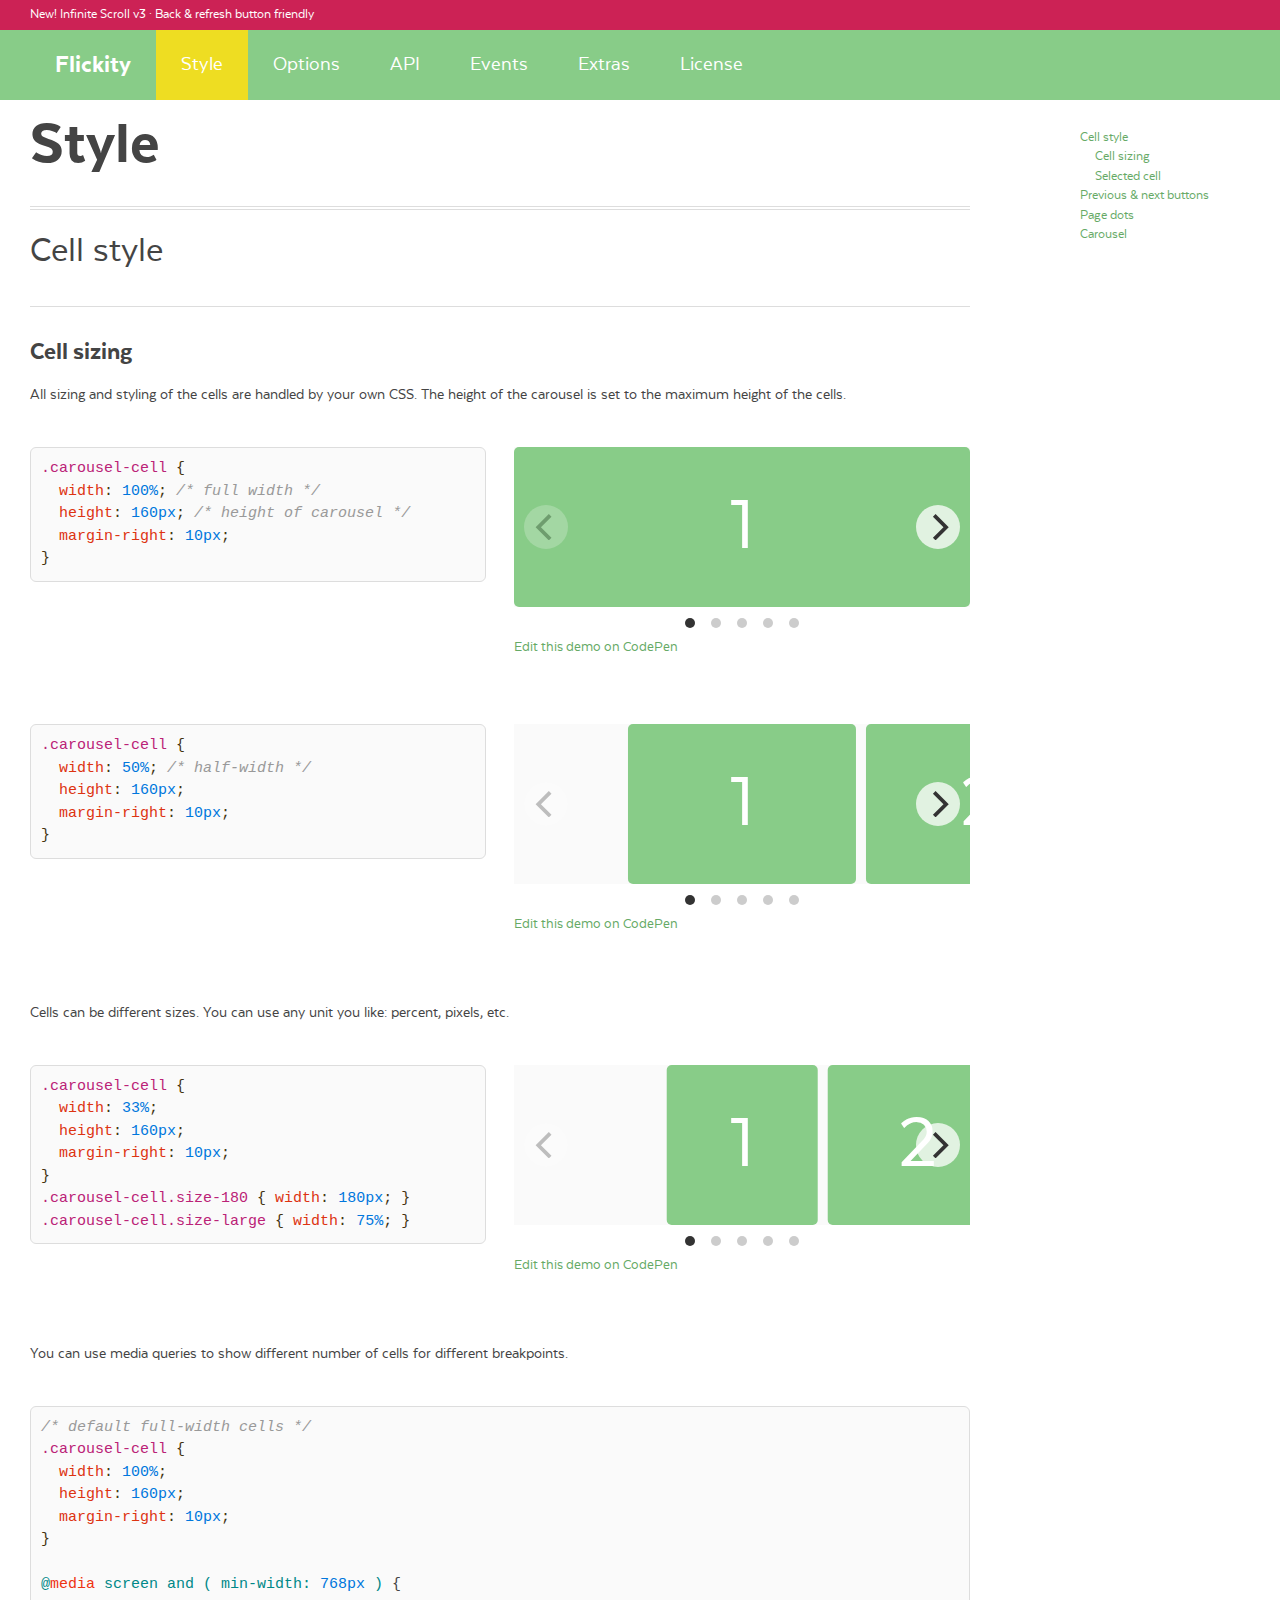
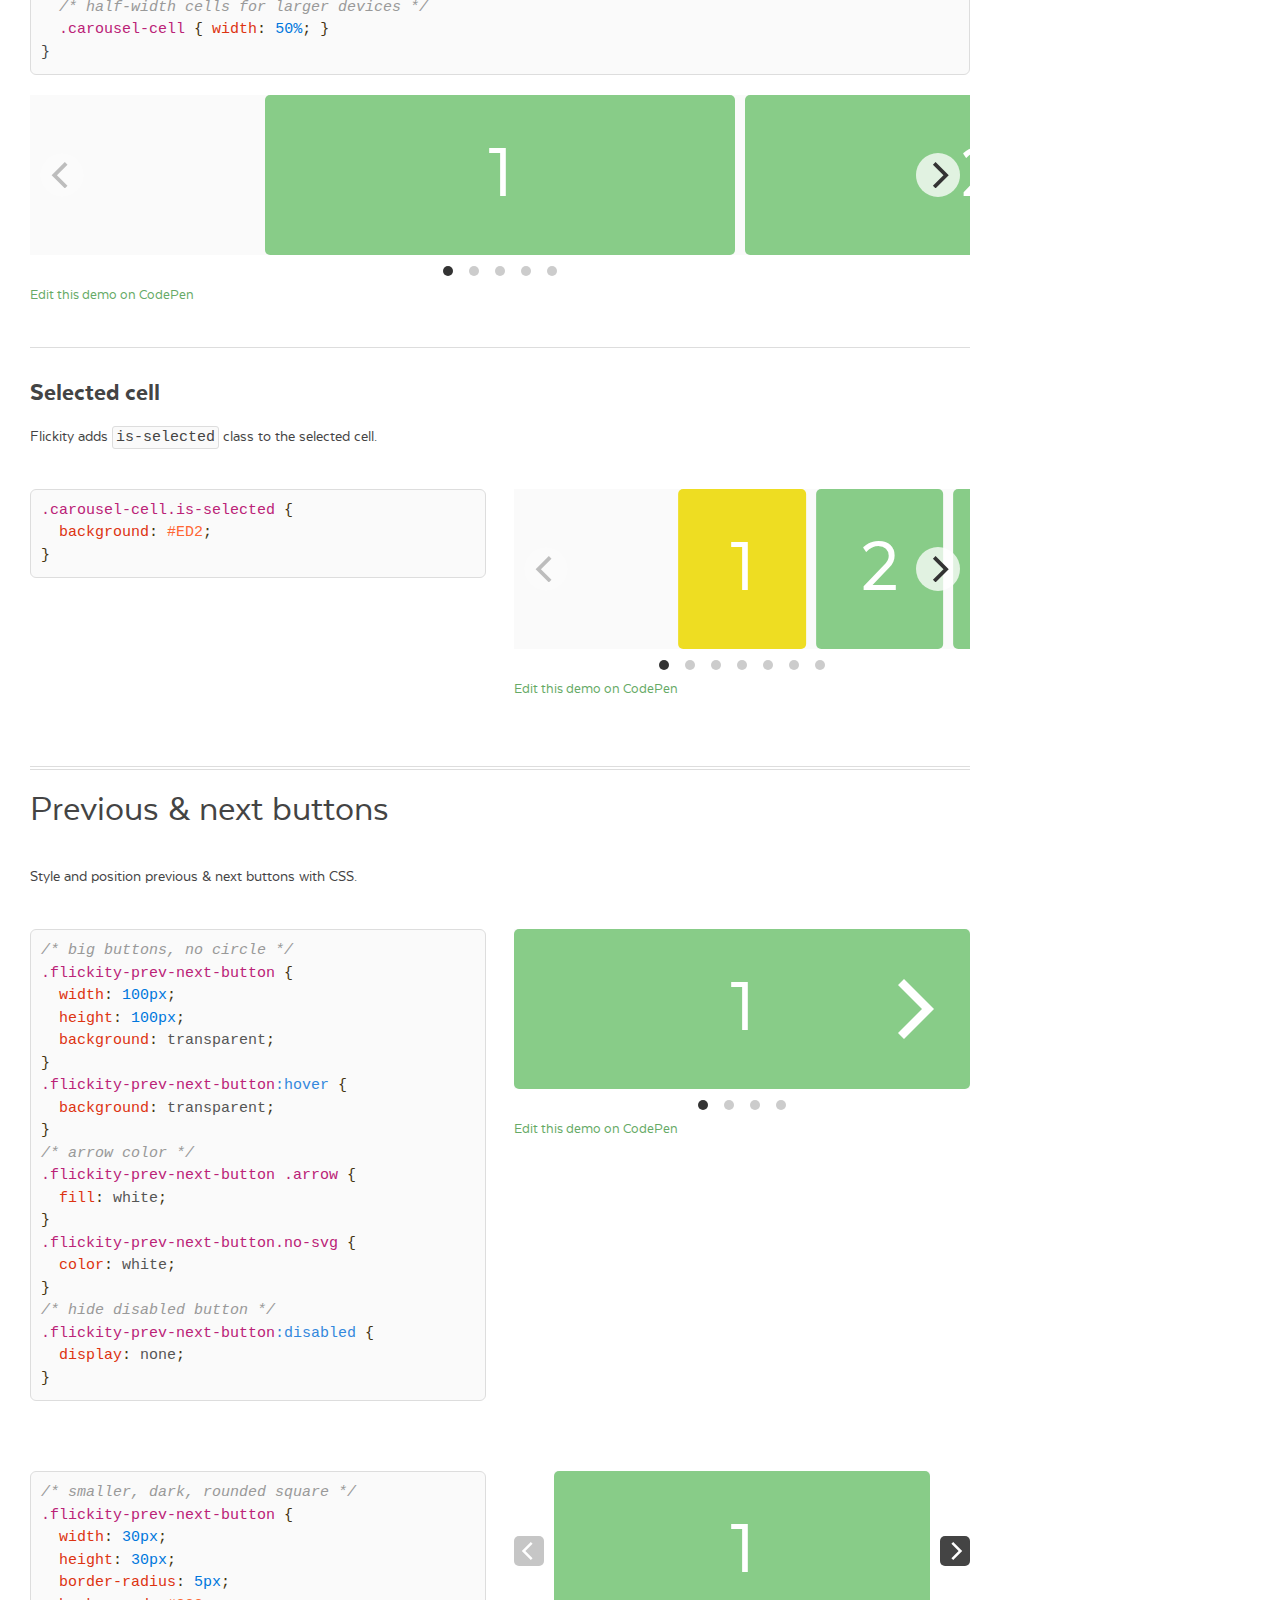
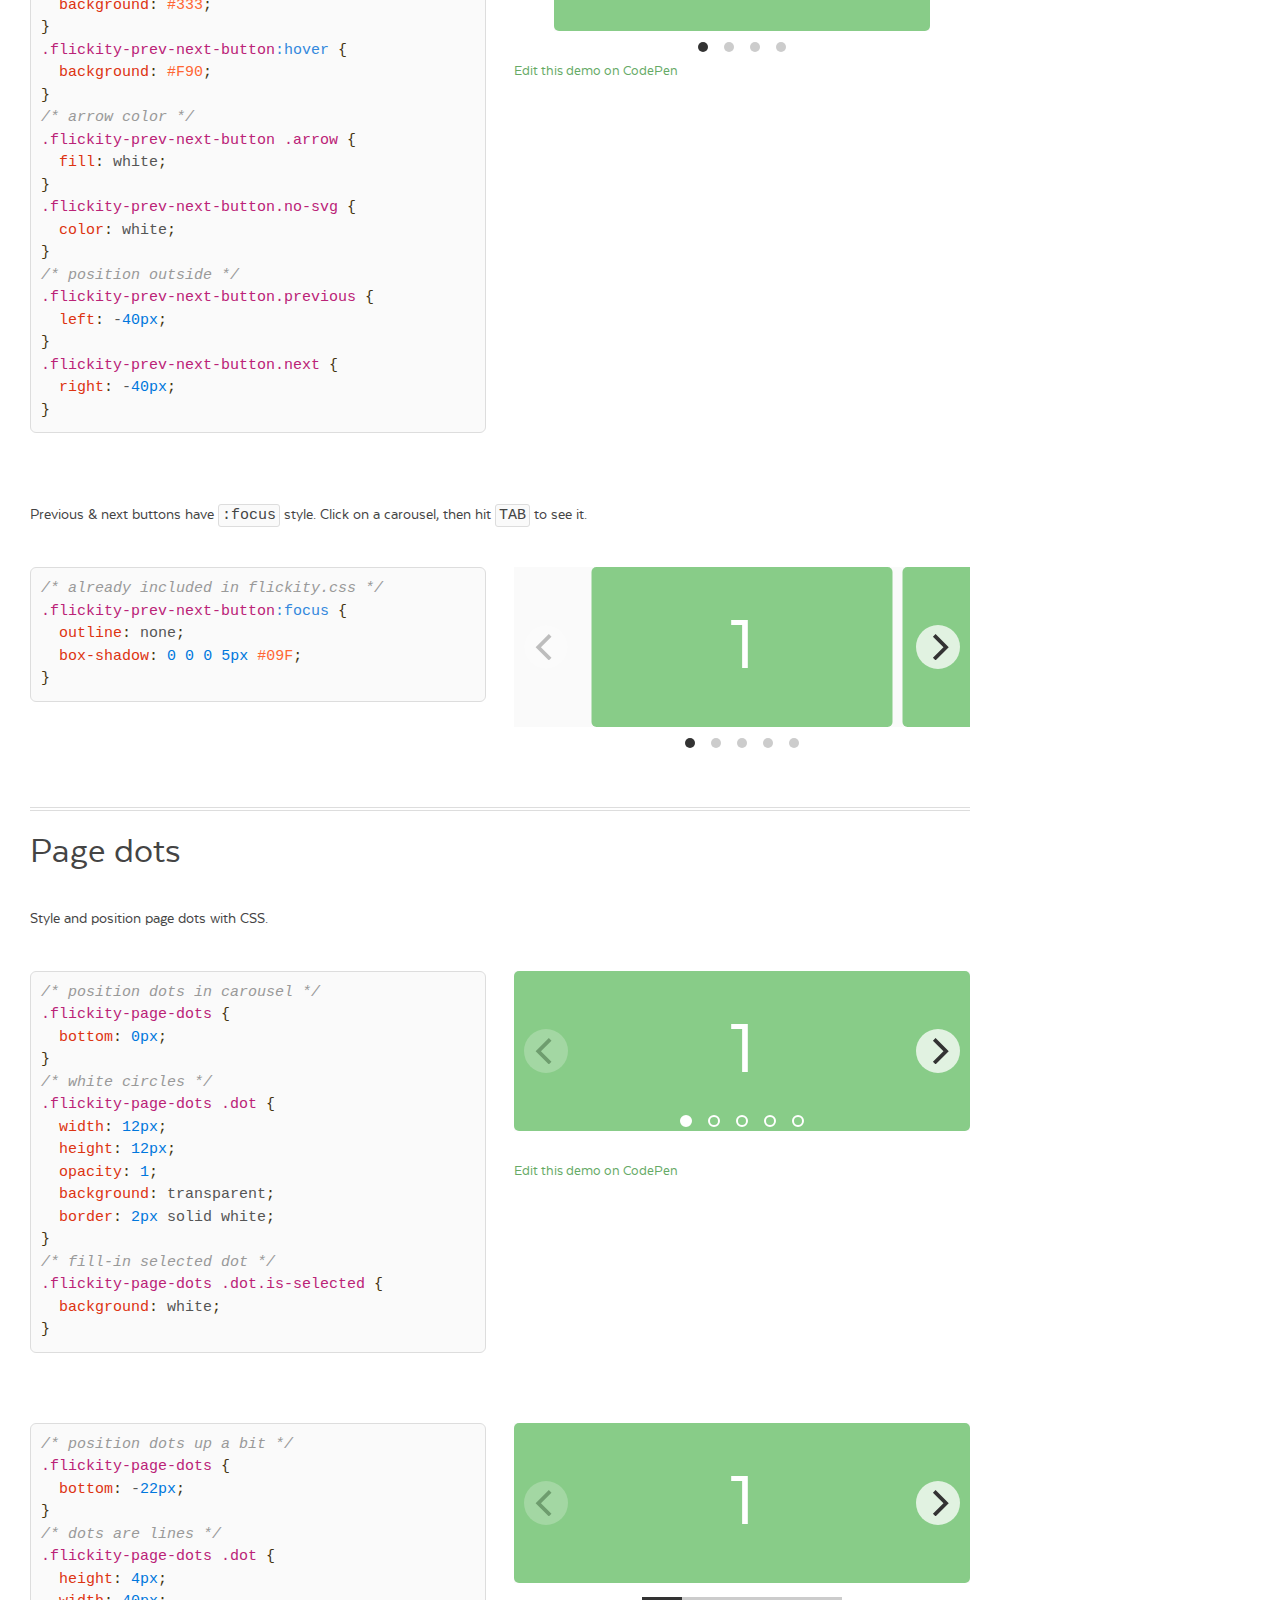
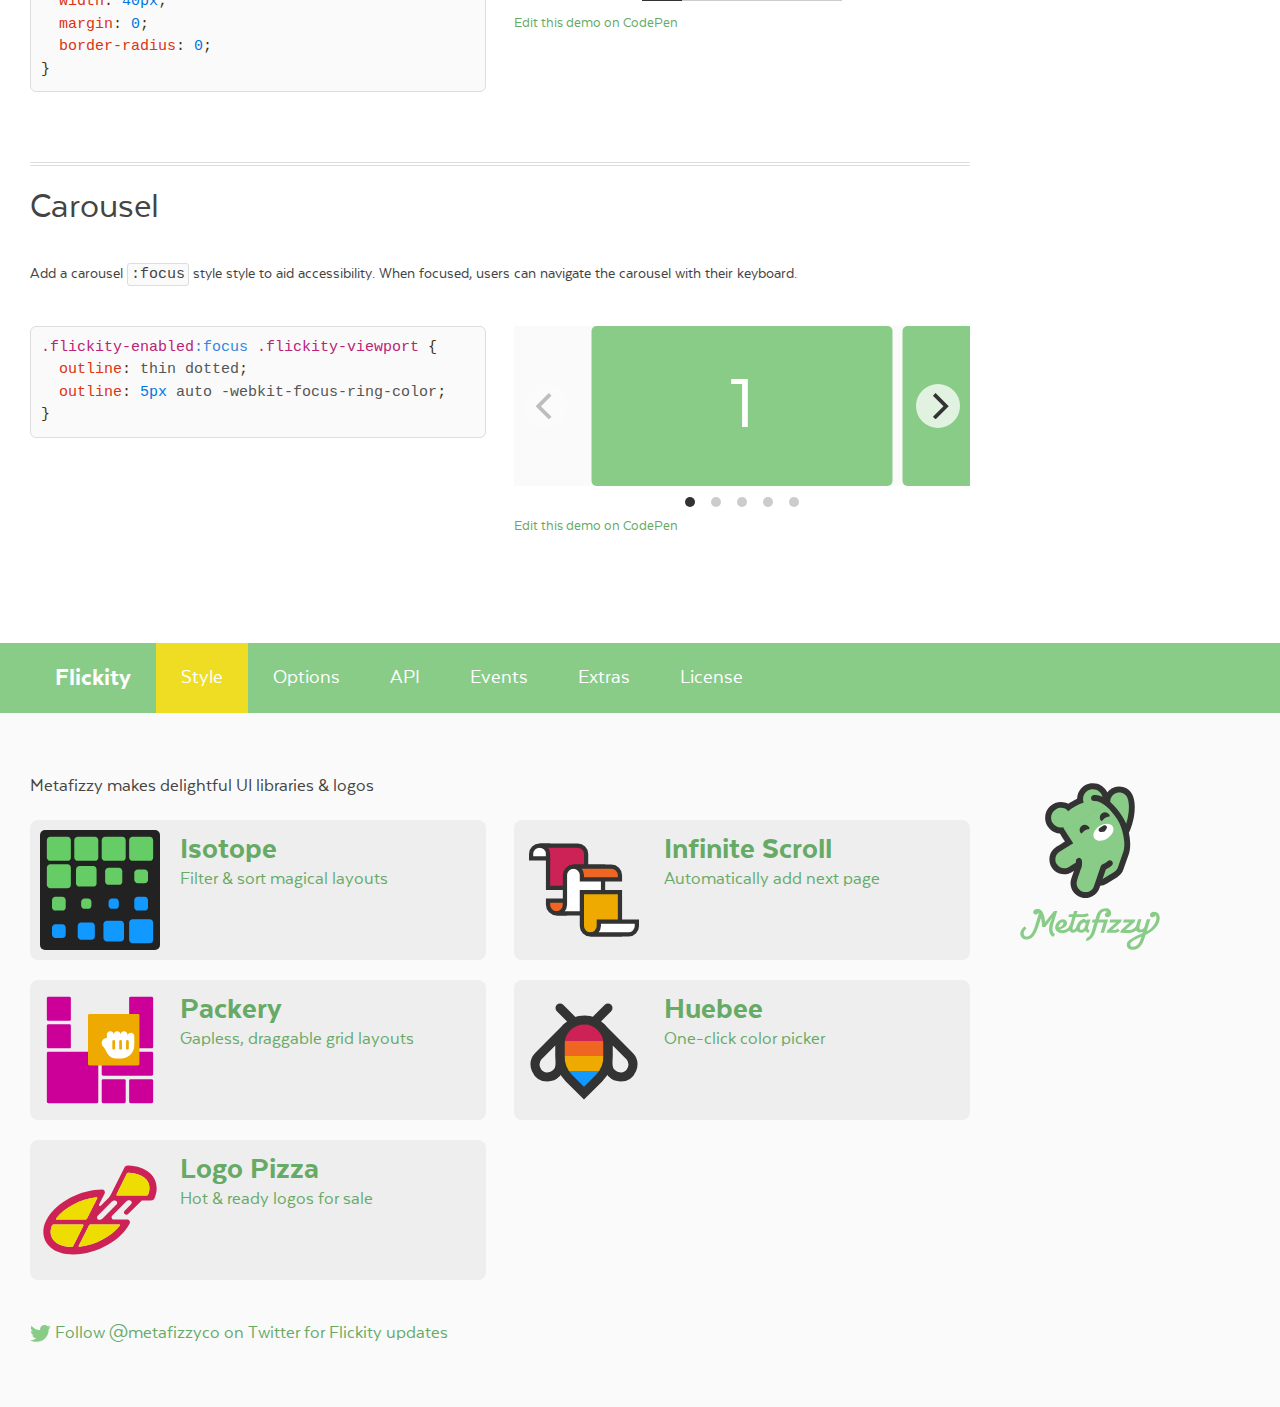
<file: flickity-docs/style.html>
<!doctype html>
<html lang="en" class="export">
<head>
  <meta charset="utf-8">
  <meta name="description" content="Touch, responsive, flickable carousels">
  <meta name="viewport" content="width=device-width">

  <title>Flickity &#xB7; Style</title>

    <link rel="stylesheet" href="css/flickity-docs.css?1" media="screen">

</head>
<body class="page--style">

<div class="top-banner">
  <a class="top-banner__link" href="https://infinite-scroll.com">
    <div class="container">
      New! Infinite Scroll v3 &#xB7; Back &amp; refresh button friendly
    </div>
  </a>
</div>

<nav class="site-nav">
  <div class="container">
    <ul class="site-nav__list">
      <li class="site-nav__item site-nav__item--homepage"><a href=".">Flickity</a></li>
      <li class="site-nav__item site-nav__item--style"><a href="style.html">Style</a></li>
      <li class="site-nav__item site-nav__item--options"><a href="options.html">Options</a></li>
      <li class="site-nav__item site-nav__item--api"><a href="api.html">API</a></li>
      <li class="site-nav__item site-nav__item--events"><a href="events.html">Events</a></li>
      <li class="site-nav__item site-nav__item--extras"><a href="extras.html">Extras</a></li>
      <li class="site-nav__item site-nav__item--license"><a href="license.html">License</a></li>
    </ul>
  </div>
</nav>


<div class="main">
  <div class="container">
      <h1 class="page-title">Style</h1>


    <ul class="page-nav" data-js="page-nav">
<li class="page-nav__item page-nav__item--h2"><a href="#cell-style">Cell style</a></li>
<li class="page-nav__item page-nav__item--h3"><a href="#cell-sizing">Cell sizing</a></li>
<li class="page-nav__item page-nav__item--h3"><a href="#selected-cell">Selected cell</a></li>
<li class="page-nav__item page-nav__item--h2"><a href="#previous-next-buttons">Previous &amp; next buttons</a></li>
<li class="page-nav__item page-nav__item--h2"><a href="#page-dots">Page dots</a></li>
<li class="page-nav__item page-nav__item--h2"><a href="#carousel">Carousel</a></li>
</ul>


<h2 id="cell-style">Cell style</h2>

<h3 id="cell-sizing">Cell sizing</h3>

<p>All sizing and styling of the cells are handled by your own CSS. The height of the carousel is set to the maximum height of the cells.</p>

<div class="example duo">
  <div class="example__code duo__cell">
<pre><code class="css"><span class="class">.carousel-cell</span> <span class="rules">{
  <span class="rule"><span class="attribute">width</span>:<span class="value"> <span class="number">100%</span></span></span>; <span class="comment">/* full width */</span>
  <span class="rule"><span class="attribute">height</span>:<span class="value"> <span class="number">160px</span></span></span>; <span class="comment">/* height of carousel */</span>
  <span class="rule"><span class="attribute">margin-right</span>:<span class="value"> <span class="number">10px</span></span></span>;
}</span>
</code></pre>
  </div>
  <div class="example__demo duo__cell">
    <div class="carousel carousel--full-width" data-flickity="">
      <div class="carousel-cell"></div>
      <div class="carousel-cell"></div>
      <div class="carousel-cell"></div>
      <div class="carousel-cell"></div>
      <div class="carousel-cell"></div>
    </div>
    <p class="edit-demo">
        <a href="https://codepen.io/desandro/pen/dPdyJK">Edit this demo on CodePen</a>
    </p>
  </div>
</div>

<div class="example duo">
  <div class="example__code duo__cell">
<pre><code class="css"><span class="class">.carousel-cell</span> <span class="rules">{
  <span class="rule"><span class="attribute">width</span>:<span class="value"> <span class="number">50%</span></span></span>; <span class="comment">/* half-width */</span>
  <span class="rule"><span class="attribute">height</span>:<span class="value"> <span class="number">160px</span></span></span>;
  <span class="rule"><span class="attribute">margin-right</span>:<span class="value"> <span class="number">10px</span></span></span>;
}</span>
</code></pre>
  </div>
  <div class="example__demo duo__cell">
    <div class="carousel carousel--half-width" data-flickity="">
      <div class="carousel-cell"></div>
      <div class="carousel-cell"></div>
      <div class="carousel-cell"></div>
      <div class="carousel-cell"></div>
      <div class="carousel-cell"></div>
    </div>
    <p class="edit-demo">
        <a href="https://codepen.io/desandro/pen/gbvOvy">Edit this demo on CodePen</a>
    </p>
  </div>
</div>

<p>Cells can be different sizes. You can use any unit you like: percent, pixels, etc.</p>

<div class="example duo">
  <div class="example__code duo__cell">
<pre><code class="css"><span class="class">.carousel-cell</span> <span class="rules">{
  <span class="rule"><span class="attribute">width</span>:<span class="value"> <span class="number">33%</span></span></span>;
  <span class="rule"><span class="attribute">height</span>:<span class="value"> <span class="number">160px</span></span></span>;
  <span class="rule"><span class="attribute">margin-right</span>:<span class="value"> <span class="number">10px</span></span></span>;
}</span>
<span class="class">.carousel-cell</span><span class="class">.size-180</span> <span class="rules">{ <span class="rule"><span class="attribute">width</span>:<span class="value"> <span class="number">180px</span></span></span>; }</span>
<span class="class">.carousel-cell</span><span class="class">.size-large</span> <span class="rules">{ <span class="rule"><span class="attribute">width</span>:<span class="value"> <span class="number">75%</span></span></span>; }</span>
</code></pre>
  </div>
  <div class="example__demo duo__cell">
    <div class="carousel carousel--various-widths" data-flickity="">
      <div class="carousel-cell"></div>
      <div class="carousel-cell size-180"></div>
      <div class="carousel-cell size-large"></div>
      <div class="carousel-cell"></div>
      <div class="carousel-cell size-large"></div>
    </div>
    <p class="edit-demo">
        <a href="https://codepen.io/desandro/pen/raJNdm">Edit this demo on CodePen</a>
    </p>
  </div>
</div>

<p>You can use media queries to show different number of cells for different breakpoints.</p>

<div class="example">
  <div class="example__code">
<pre><code class="css"><span class="comment">/* default full-width cells */</span>
<span class="class">.carousel-cell</span> <span class="rules">{
  <span class="rule"><span class="attribute">width</span>:<span class="value"> <span class="number">100%</span></span></span>;
  <span class="rule"><span class="attribute">height</span>:<span class="value"> <span class="number">160px</span></span></span>;
  <span class="rule"><span class="attribute">margin-right</span>:<span class="value"> <span class="number">10px</span></span></span>;
}</span>

<span class="at_rule">@<span class="keyword">media</span> screen and ( min-width: <span class="number">768px</span> ) </span>{
  <span class="comment">/* half-width cells for larger devices */</span>
  <span class="class">.carousel-cell</span> <span class="rules">{ <span class="rule"><span class="attribute">width</span>:<span class="value"> <span class="number">50%</span></span></span>; }</span>
}
</code></pre>
  </div>
  <div class="example__demo">
    <div class="carousel carousel--media-queried" data-flickity="">
      <div class="carousel-cell"></div>
      <div class="carousel-cell"></div>
      <div class="carousel-cell"></div>
      <div class="carousel-cell"></div>
      <div class="carousel-cell"></div>
    </div>
    <p class="edit-demo">
        <a href="https://codepen.io/desandro/pen/azqbGV">Edit this demo on CodePen</a>
    </p>
  </div>
</div>

<h3 id="selected-cell">Selected cell</h3>

<p>Flickity adds <code>is-selected</code> class to the selected cell.</p>

<div class="example duo">
  <div class="example__code duo__cell">
<pre><code class="css"><span class="class">.carousel-cell</span><span class="class">.is-selected</span> <span class="rules">{
  <span class="rule"><span class="attribute">background</span>:<span class="value"> <span class="hexcolor">#ED2</span></span></span>;
}</span>
</code></pre>
  </div>
  <div class="example__demo duo__cell">
    <div class="carousel carousel--selected-cell carousel--show-several" data-flickity="">
      <div class="carousel-cell"></div>
      <div class="carousel-cell"></div>
      <div class="carousel-cell"></div>
      <div class="carousel-cell"></div>
      <div class="carousel-cell"></div>
      <div class="carousel-cell"></div>
      <div class="carousel-cell"></div>
    </div>
    <p class="edit-demo">
        <a href="https://codepen.io/desandro/pen/YPezvR">Edit this demo on CodePen</a>
    </p>
  </div>
</div>


<h2 id="previous-next-buttons">Previous &amp; next buttons</h2>

<p>Style and position previous &amp; next buttons with CSS.</p>

<div class="example duo">
  <div class="example__code duo__cell">
<pre><code class="css"><span class="comment">/* big buttons, no circle */</span>
<span class="class">.flickity-prev-next-button</span> <span class="rules">{
  <span class="rule"><span class="attribute">width</span>:<span class="value"> <span class="number">100px</span></span></span>;
  <span class="rule"><span class="attribute">height</span>:<span class="value"> <span class="number">100px</span></span></span>;
  <span class="rule"><span class="attribute">background</span>:<span class="value"> transparent</span></span>;
}</span>
<span class="class">.flickity-prev-next-button</span><span class="pseudo">:hover</span> <span class="rules">{
  <span class="rule"><span class="attribute">background</span>:<span class="value"> transparent</span></span>;
}</span>
<span class="comment">/* arrow color */</span>
<span class="class">.flickity-prev-next-button</span> <span class="class">.arrow</span> <span class="rules">{
  <span class="rule"><span class="attribute">fill</span>:<span class="value"> white</span></span>;
}</span>
<span class="class">.flickity-prev-next-button</span><span class="class">.no-svg</span> <span class="rules">{
  <span class="rule"><span class="attribute">color</span>:<span class="value"> white</span></span>;
}</span>
<span class="comment">/* hide disabled button */</span>
<span class="class">.flickity-prev-next-button</span><span class="pseudo">:disabled</span> <span class="rules">{
  <span class="rule"><span class="attribute">display</span>:<span class="value"> none</span></span>;
}</span>
</code></pre>
  </div>
  <div class="example__demo duo__cell">
    <div class="carousel carousel--full-width carousel--prev-next-big-arrow" data-flickity="">
      <div class="carousel-cell"></div>
      <div class="carousel-cell"></div>
      <div class="carousel-cell"></div>
      <div class="carousel-cell"></div>
    </div>
    <p class="edit-demo">
        <a href="https://codepen.io/desandro/pen/EaQxpb">Edit this demo on CodePen</a>
    </p>
  </div>
</div>

<div class="example duo">
  <div class="example__code duo__cell">
<pre><code class="css"><span class="comment">/* smaller, dark, rounded square */</span>
<span class="class">.flickity-prev-next-button</span> <span class="rules">{
  <span class="rule"><span class="attribute">width</span>:<span class="value"> <span class="number">30px</span></span></span>;
  <span class="rule"><span class="attribute">height</span>:<span class="value"> <span class="number">30px</span></span></span>;
  <span class="rule"><span class="attribute">border-radius</span>:<span class="value"> <span class="number">5px</span></span></span>;
  <span class="rule"><span class="attribute">background</span>:<span class="value"> <span class="hexcolor">#333</span></span></span>;
}</span>
<span class="class">.flickity-prev-next-button</span><span class="pseudo">:hover</span> <span class="rules">{
  <span class="rule"><span class="attribute">background</span>:<span class="value"> <span class="hexcolor">#F90</span></span></span>;
}</span>
<span class="comment">/* arrow color */</span>
<span class="class">.flickity-prev-next-button</span> <span class="class">.arrow</span> <span class="rules">{
  <span class="rule"><span class="attribute">fill</span>:<span class="value"> white</span></span>;
}</span>
<span class="class">.flickity-prev-next-button</span><span class="class">.no-svg</span> <span class="rules">{
  <span class="rule"><span class="attribute">color</span>:<span class="value"> white</span></span>;
}</span>
<span class="comment">/* position outside */</span>
<span class="class">.flickity-prev-next-button</span><span class="class">.previous</span> <span class="rules">{
  <span class="rule"><span class="attribute">left</span>:<span class="value"> -<span class="number">40px</span></span></span>;
}</span>
<span class="class">.flickity-prev-next-button</span><span class="class">.next</span> <span class="rules">{
  <span class="rule"><span class="attribute">right</span>:<span class="value"> -<span class="number">40px</span></span></span>;
}</span>
</code></pre>
  </div>
  <div class="example__demo duo__cell">
    <div class="carousel carousel--full-width carousel--prev-next-small-outside" data-flickity="">
      <div class="carousel-cell"></div>
      <div class="carousel-cell"></div>
      <div class="carousel-cell"></div>
      <div class="carousel-cell"></div>
    </div>
    <p class="edit-demo">
        <a href="https://codepen.io/desandro/pen/zxRYMP">Edit this demo on CodePen</a>
    </p>
  </div>
</div>

<p>Previous &amp; next buttons have <code>:focus</code> style. Click on a carousel, then hit <kbd>TAB</kbd> to see it.</p>

<div class="example duo">
  <div class="example__code duo__cell">
<pre><code class="css"><span class="comment">/* already included in flickity.css */</span>
<span class="class">.flickity-prev-next-button</span><span class="pseudo">:focus</span> <span class="rules">{
  <span class="rule"><span class="attribute">outline</span>:<span class="value"> none</span></span>;
  <span class="rule"><span class="attribute">box-shadow</span>:<span class="value"> <span class="number">0</span> <span class="number">0</span> <span class="number">0</span> <span class="number">5px</span> <span class="hexcolor">#09F</span></span></span>;
}</span>
</code></pre>
  </div>
  <div class="example__demo duo__cell">
    <div class="carousel" data-flickity="">
      <div class="carousel-cell"></div>
      <div class="carousel-cell"></div>
      <div class="carousel-cell"></div>
      <div class="carousel-cell"></div>
      <div class="carousel-cell"></div>
    </div>
  </div>
</div>


<h2 id="page-dots">Page dots</h2>

<p>Style and position page dots with CSS.</p>

<div class="example duo">
  <div class="example__code duo__cell">
<pre><code class="css"><span class="comment">/* position dots in carousel */</span>
<span class="class">.flickity-page-dots</span> <span class="rules">{
  <span class="rule"><span class="attribute">bottom</span>:<span class="value"> <span class="number">0px</span></span></span>;
}</span>
<span class="comment">/* white circles */</span>
<span class="class">.flickity-page-dots</span> <span class="class">.dot</span> <span class="rules">{
  <span class="rule"><span class="attribute">width</span>:<span class="value"> <span class="number">12px</span></span></span>;
  <span class="rule"><span class="attribute">height</span>:<span class="value"> <span class="number">12px</span></span></span>;
  <span class="rule"><span class="attribute">opacity</span>:<span class="value"> <span class="number">1</span></span></span>;
  <span class="rule"><span class="attribute">background</span>:<span class="value"> transparent</span></span>;
  <span class="rule"><span class="attribute">border</span>:<span class="value"> <span class="number">2px</span> solid white</span></span>;
}</span>
<span class="comment">/* fill-in selected dot */</span>
<span class="class">.flickity-page-dots</span> <span class="class">.dot</span><span class="class">.is-selected</span> <span class="rules">{
  <span class="rule"><span class="attribute">background</span>:<span class="value"> white</span></span>;
}</span>
</code></pre>
  </div>
  <div class="example__demo duo__cell">
    <div class="carousel carousel--full-width carousel--o-dots" data-flickity="">
      <div class="carousel-cell"></div>
      <div class="carousel-cell"></div>
      <div class="carousel-cell"></div>
      <div class="carousel-cell"></div>
      <div class="carousel-cell"></div>
    </div>
    <p class="edit-demo">
        <a href="https://codepen.io/desandro/pen/EaQaYL">Edit this demo on CodePen</a>
    </p>
  </div>
</div>

<div class="example duo">
  <div class="example__code duo__cell">
<pre><code class="css"><span class="comment">/* position dots up a bit */</span>
<span class="class">.flickity-page-dots</span> <span class="rules">{
  <span class="rule"><span class="attribute">bottom</span>:<span class="value"> -<span class="number">22px</span></span></span>;
}</span>
<span class="comment">/* dots are lines */</span>
<span class="class">.flickity-page-dots</span> <span class="class">.dot</span> <span class="rules">{
  <span class="rule"><span class="attribute">height</span>:<span class="value"> <span class="number">4px</span></span></span>;
  <span class="rule"><span class="attribute">width</span>:<span class="value"> <span class="number">40px</span></span></span>;
  <span class="rule"><span class="attribute">margin</span>:<span class="value"> <span class="number">0</span></span></span>;
  <span class="rule"><span class="attribute">border-radius</span>:<span class="value"> <span class="number">0</span></span></span>;
}</span>
</code></pre>
  </div>
  <div class="example__demo duo__cell">
    <div class="carousel carousel--full-width carousel--line-dots" data-flickity="">
      <div class="carousel-cell"></div>
      <div class="carousel-cell"></div>
      <div class="carousel-cell"></div>
      <div class="carousel-cell"></div>
      <div class="carousel-cell"></div>
    </div>
    <p class="edit-demo">
        <a href="https://codepen.io/desandro/pen/ByYyao">Edit this demo on CodePen</a>
    </p>
  </div>
</div>


<h2 id="carousel">Carousel</h2>

<p>Add a carousel <code>:focus</code> style style to aid accessibility. When focused, users can navigate the carousel with their keyboard.</p>

<div class="example duo">
  <div class="example__code duo__cell">
<pre><code class="css"><span class="class">.flickity-enabled</span><span class="pseudo">:focus</span> <span class="class">.flickity-viewport</span> <span class="rules">{
  <span class="rule"><span class="attribute">outline</span>:<span class="value"> thin dotted</span></span>;
  <span class="rule"><span class="attribute">outline</span>:<span class="value"> <span class="number">5px</span> auto -webkit-focus-ring-color</span></span>;
}</span>
</code></pre>
  </div>
  <div class="example__demo duo__cell">
    <div class="carousel carousel--carousel-focus" data-flickity="">
      <div class="carousel-cell"></div>
      <div class="carousel-cell"></div>
      <div class="carousel-cell"></div>
      <div class="carousel-cell"></div>
      <div class="carousel-cell"></div>
    </div>
    <p class="edit-demo">
        <a href="https://codepen.io/desandro/pen/RNQOGm">Edit this demo on CodePen</a>
    </p>
  </div>
</div>

  </div>
</div>

<nav class="site-nav">
  <div class="container">
    <ul class="site-nav__list">
      <li class="site-nav__item site-nav__item--homepage"><a href=".">Flickity</a></li>
      <li class="site-nav__item site-nav__item--style"><a href="style.html">Style</a></li>
      <li class="site-nav__item site-nav__item--options"><a href="options.html">Options</a></li>
      <li class="site-nav__item site-nav__item--api"><a href="api.html">API</a></li>
      <li class="site-nav__item site-nav__item--events"><a href="events.html">Events</a></li>
      <li class="site-nav__item site-nav__item--extras"><a href="extras.html">Extras</a></li>
      <li class="site-nav__item site-nav__item--license"><a href="license.html">License</a></li>
    </ul>
  </div>
</nav>

<footer class="site-footer">

  <div class="container">

    <p class="site-footer__copy">Metafizzy makes delightful UI libraries &amp; logos</p>

    <div class="showcase">
    
      <ul class="showcase-item-list">
          <li class="showcase-item">
            <a class="showcase-item__link" href="https://isotope.metafizzy.co">
              <div class="showcase-item__image">
                  <svg class="isotope-illo" xmlns="http://www.w3.org/2000/svg" viewbox="0 0 350 350" width="100" height="100">
                    <path class="isotope-illo__color1" fill="#6C6" d="M80 170H30c-6 0-10-5-10-10v-50c0-6 5-10 10-10h50c6 0 10 5 10 10v50C90 166 86 170 80 170z"/>
                    <path class="isotope-illo__color1" fill="#6C6" d="M80 90H30c-6 0-10-5-10-10V30c0-6 5-10 10-10h50c6 0 10 5 10 10v50C90 86 86 90 80 90z"/>
                    <path class="isotope-illo__color1" fill="#6C6" d="M160 90h-50c-6 0-10-5-10-10V30c0-6 5-10 10-10h50c6 0 10 5 10 10v50C170 86 166 90 160 90z"/>
                    <path class="isotope-illo__color1" fill="#6C6" d="M240 90h-50c-6 0-10-5-10-10V30c0-6 5-10 10-10h50c6 0 10 5 10 10v50C250 86 246 90 240 90z"/>
                    <path class="isotope-illo__color1" fill="#6C6" d="M320 90h-50c-6 0-10-5-10-10V30c0-6 5-10 10-10h50c6 0 10 5 10 10v50C330 86 326 90 320 90z"/>
                    <path class="isotope-illo__color1" fill="#6C6" d="M155 165h-40c-6 0-10-5-10-10v-40c0-6 5-10 10-10h40c6 0 10 5 10 10v40 C165 161 161 165 155 165z"/>
                    <path class="isotope-illo__color1" fill="#6C6" d="M230 160h-30c-6 0-10-5-10-10v-30c0-6 5-10 10-10h30c6 0 10 5 10 10v30 C240 156 236 160 230 160z"/>
                    <path class="isotope-illo__color1" fill="#6C6" d="M305 155h-20c-6 0-10-5-10-10v-20c0-6 5-10 10-10h20c6 0 10 5 10 10v20 C315 151 311 155 305 155z"/>
                    <path class="isotope-illo__color1" fill="#6C6" d="M65 235H45c-6 0-10-5-10-10v-20c0-6 5-10 10-10h20c6 0 10 5 10 10v20C75 231 71 235 65 235z"/>
                    <path class="isotope-illo__color1" fill="#6C6" d="M140 230h-10c-6 0-10-5-10-10v-10c0-6 5-10 10-10h10c6 0 10 5 10 10v10 C150 226 146 230 140 230z"/>
                    <path class="isotope-illo__color2" fill="#19F" d="M305 235h-20c-6 0-10-5-10-10v-20c0-6 5-10 10-10h20c6 0 10 5 10 10v20 C315 231 311 235 305 235z"/>
                    <path class="isotope-illo__color2" fill="#19F" d="M65 315H45c-6 0-10-5-10-10v-20c0-6 5-10 10-10h20c6 0 10 5 10 10v20C75 311 71 315 65 315z"/>
                    <path class="isotope-illo__color2" fill="#19F" d="M150 320h-30c-6 0-10-5-10-10v-30c0-6 5-10 10-10h30c6 0 10 5 10 10v30 C160 316 156 320 150 320z"/>
                    <path class="isotope-illo__color2" fill="#19F" d="M220 230h-10c-6 0-10-5-10-10v-10c0-6 5-10 10-10h10c6 0 10 5 10 10v10 C230 226 226 230 220 230z"/>
                    <path class="isotope-illo__color2" fill="#19F" d="M235 325h-40c-6 0-10-5-10-10v-40c0-6 5-10 10-10h40c6 0 10 5 10 10v40 C245 321 241 325 235 325z"/>
                    <path class="isotope-illo__color2" fill="#19F" d="M320 330h-50c-6 0-10-5-10-10v-50c0-6 5-10 10-10h50c6 0 10 5 10 10v50 C330 326 326 330 320 330z"/>
                  </svg>
              </div>
              <div class="showcase-item__text">
                <h3 class="showcase-item__title">Isotope</h3>
                <p class="showcase-item__description">Filter &amp; sort magical layouts</p>
              </div>
            </a>
          </li>
    
          <li class="showcase-item">
            <a class="showcase-item__link" href="https://infinite-scroll.com">
              <div class="showcase-item__image">
                  <svg class="infinite-scroll-illo" xmlns="http://www.w3.org/2000/svg" viewbox="0 0 520 520" width="200" height="200">
                    <path class="infinite-scroll-illo__page infinite-scroll-illo__page--back" d="M90,110H10V90c0-22,18-40,40-40h40V110z"/>
                    <path class="infinite-scroll-illo__page infinite-scroll-illo__page--front1" d="M270,90L270,90c0-22-18-40-40-40h0H50h0c22,0,40,18,40,40v0v0v160h180V90z"/>
                    <path class="infinite-scroll-illo__page infinite-scroll-illo__page--front2" d="M170,330v-20H90v20v0c0,22,18,40,40,40h0h40V330z"/>
                    <path class="infinite-scroll-illo__page infinite-scroll-illo__page--back" d="M350,150H210c-22,0-40,18-40,40v140v0c0,22-18,40-40,40h0h220V150z"/>
                    <path class="infinite-scroll-illo__page infinite-scroll-illo__page--front3" d="M430,470V270H250v160c0,22,18,40,40,40H430z"/>
                    <path class="infinite-scroll-illo__page infinite-scroll-illo__page--front2" d="M250,190v20h180v-20c0-22-18-40-40-40H210h0C232,150,250,168,250,190L250,190z"/>
                    <path class="infinite-scroll-illo__page infinite-scroll-illo__page--back" d="M330,410v20v0c0,22-18,40-40,40h0h180c22,0,40-18,40-40v-20H330z"/>
                  </svg>
              </div>
              <div class="showcase-item__text">
                <h3 class="showcase-item__title">Infinite Scroll</h3>
                <p class="showcase-item__description">Automatically add next page</p>
              </div>
            </a>
          </li>
    
    
          <li class="showcase-item">
            <a class="showcase-item__link" href="https://packery.metafizzy.co">
              <div class="showcase-item__image">
                  <svg class="packery-illo" xmlns="http://www.w3.org/2000/svg" viewbox="0 0 700 700" width="100" height="100">
                    <path class="packery-illo__item" fill="#C09" d="M172 180H48c-4 0-8-4-8-8V48c0-4 4-8 8-8h124c4 0 8 4 8 8v124C180 176 176 180 172 180z"/>
                    <path class="packery-illo__item" fill="#C09" d="M172 340H48c-4 0-8-4-8-8V208c0-4 4-8 8-8h124c4 0 8 4 8 8v124C180 336 176 340 172 340z"/>
                    <path class="packery-illo__item" fill="#C09" d="M492 660H368c-4 0-8-4-8-8V528c0-4 4-8 8-8h124c4 0 8 4 8 8v124C500 656 496 660 492 660z"/>
                    <path class="packery-illo__item" fill="#C09" d="M652 660H528c-4 0-8-4-8-8V528c0-4 4-8 8-8h124c4 0 8 4 8 8v124C660 656 656 660 652 660z"/>
                    <path class="packery-illo__item" fill="#C09" d="M652 500H368c-4 0-8-4-8-8V368c0-4 4-8 8-8h284c4 0 8 4 8 8v124C660 496 656 500 652 500z"/>
                    <path class="packery-illo__item" fill="#C09" d="M332 660H48c-4 0-8-4-8-8V368c0-4 4-8 8-8h284c4 0 8 4 8 8v284C340 656 336 660 332 660z"/>
                    <path class="packery-illo__item" fill="#C09" d="M652 340H528c-4 0-8-4-8-8V48c0-4 4-8 8-8h124c4 0 8 4 8 8v284C660 336 656 340 652 340z"/>
                    <path class="packery-illo__draggie" fill="#EA0" d="M572 440H288c-4 0-8-4-8-8V148c0-4 4-8 8-8h284c4 0 8 4 8 8v284C580 436 576 440 572 440z"/>
                    <g>
                      <path class="packery-illo__hand" fill="white" d="M530 250c-11 0-20 9-20 20v-10c0-11-9-20-20-20s-20 9-20 20c0-11-9-20-20-20s-20 9-20 20c0-11-9-20-20-20
                        s-20 9-20 20v20c-17 0-30 13-30 30c0 11 6 20 14 25l19 35c10 18 30 30 51 30h28
                        c43 0 78-35 78-78V270C550 259 541 250 530 250z"/>
                      <line class="packery-illo__hand-line" stroke="#EA0" fill="none" stroke-width="16" stroke-linecap="round" x1="430" y1="300" x2="430" y2="340"/>
                      <line class="packery-illo__hand-line" stroke="#EA0" fill="none" stroke-width="16" stroke-linecap="round" x1="470" y1="300" x2="470" y2="340"/>
                      <line class="packery-illo__hand-line" stroke="#EA0" fill="none" stroke-width="16" stroke-linecap="round" x1="510" y1="300" x2="510" y2="340"/>
                    </g>
                  </svg>
              </div>
              <div class="showcase-item__text">
                <h3 class="showcase-item__title">Packery</h3>
                <p class="showcase-item__description">Gapless, draggable grid layouts</p>
              </div>
            </a>
          </li>
    
          <li class="showcase-item">
            <a class="showcase-item__link" href="http://huebee.buzz">
              <div class="showcase-item__image">
                  <svg class="huebee-illo" xmlns="http://www.w3.org/2000/svg" viewbox="0 0 200 200" width="100" height="100">
                    <polygon class="huebee-illo__stripe4" fill="#19F" points="100,170 65,135 135,135 "/>
                    <rect class="huebee-illo__stripe3" fill="#EA0" x="65" y="110" width="70" height="25"/>
                    <rect class="huebee-illo__stripe2" fill="#E62" x="65" y="85" width="70" height="25"/>
                    <polygon class="huebee-illo__stripe1" fill="#C25" points="135,85 65,85 65,70 80,55 120,55 135,70 "/>
                    <path class="huebee-illo__line" stroke="#333" fill="none" stroke-width="15" d="M140 90c0-22-18-40-39-40C78 50 60 68 60 91V110c0 14 5 27 15 37
                      l25 25l25-25c10-10 15-23 15-37V90z"/>
                    <path class="huebee-illo__line" stroke="#333" fill="none" stroke-width="15" d="M60 74v50c0 11-9 21-21 21h0c-18 0-27-22-15-35L60 74z"/>
                    <path class="huebee-illo__line" stroke="#333" fill="none" stroke-width="15" d="M140 74v50c0 11 9 21 21 21h0c18 0 27-22 15-35L140 74z"/>
                    <line class="huebee-illo__line huebee-illo__antenna" stroke="#333" fill="none" stroke-width="15" stroke-linecap="round" x1="60" y1="30" x2="80" y2="50"/>
                    <line class="huebee-illo__line huebee-illo__antenna" stroke="#333" fill="none" stroke-width="15" stroke-linecap="round" x1="140" y1="30" x2="120" y2="50"/>
                  </svg>
              </div>
              <div class="showcase-item__text">
                <h3 class="showcase-item__title">Huebee</h3>
                <p class="showcase-item__description">One-click color picker</p>
              </div>
            </a>
          </li>
    
          <li class="showcase-item">
            <a class="showcase-item__link" href="http://logo.pizza">
              <div class="showcase-item__image">
                  <svg class="logo-pizza-illo" xmlns="http://www.w3.org/2000/svg" viewbox="0 0 700 700" width="100" height="100">
                    <path class="logo-pizza-illo__outline" fill="#C25" d="M513 91c-9-0-17 5-21 12l-80 160c-3 5-6 10-11 15l-47 47
                      c-5 5-12-1-9-7l32-64c5-11-2-23-14-23h-0c-121 0-268 70-327 180
                      C-9 497 35 609 196 609c138 0 279-85 327-180v0c5-11-2-23-14-23h-77c-13 0-19-15-10-24
                      l81-81c5-5 11-8 18-8l0 0c13 0 19 15 10 24L494 354c-6 6-6 14 0 20c3 3 6 4 10 4
                      c4 0 7-1 10-4l80-80h53c9 0 17-5 21-13C707 190 656 97 513 91z M334 281l-59 117
                      c-2 5-7 8-13 8H97c-4 0-6-4-3-7c49-64 143-114 236-124C333 275 335 278 334 281z
                       M70 441c2-4 6-7 10-7h168c4 0 7 4 5 8l-59 118c-2 4-6 6-11 6
                      C106 565 38 521 70 441z M466 441c-49 64-143 114-236 124c-3 0-6-3-4-6l59-117
                      c2-5 7-8 13-8h166C466 434 468 438 466 441z M446 318l-81 81c-5 5-11 8-18 8l0 0
                      c-13 0-19-15-10-24l81-81c5-5 11-8 18-8l0 0C449 294 455 309 446 318z M447 258L506 139
                      c2-4 6-7 11-6c101 7 140 60 114 126c-2 4-6 7-10 7H452C448 266 445 262 447 258z"/>
                    <path class="logo-pizza-illo__slice" fill="#ED0" d="M334 281l-59 117c-2 5-7 8-13 8H97c-4 0-6-4-3-7
                      c49-64 143-114 236-124C333 275 335 278 334 281z"/>
                    <path class="logo-pizza-illo__slice" fill="#ED0" d="M70 441c2-4 6-7 10-7h168c4 0 7 4 5 8l-59 118c-2 4-6 6-11 6
                      C106 565 38 521 70 441z"/>
                    <path class="logo-pizza-illo__slice" fill="#ED0" d="M466 441c-49 64-143 114-236 124c-3 0-6-3-4-6l59-117
                      c2-5 7-8 13-8h166C466 434 468 438 466 441z"/>
                    <path class="logo-pizza-illo__slice" fill="#ED0" d="M447 258L506 139c2-4 6-7 11-6c101 7 140 60 114 126c-2 4-6 7-10 7H452
                      C448 266 445 262 447 258z"/>
                  </svg>
              </div>
              <div class="showcase-item__text">
                <h3 class="showcase-item__title">Logo Pizza</h3>
                <p class="showcase-item__description">Hot &amp; ready logos for sale</p>
              </div>
            </a>
          </li>
    
      </ul> 
    
    </div>

    <p class="site-footer__copy">
      <a href="https://twitter.com/metafizzyco">
        <svg class="twitter-logo" xmlns="http://www.w3.org/2000/svg" viewbox="0 0 512 512" width="30" height="30">
          <path d="M512 97c-19 8-39 14-60 16 22-13 38-34 46-58-20 12-43 21-67 25-19-19-46-32-77-32-58 0-117 52-102 129-87-4-165-46-216-110-24 40-19 107 32 140-17 0-33-5-48-13v1c0 51 36 93 84 103-15 4-34 5-47 2 13 42 52 72 98 73-47 36-96 49-155 44 46 30 102 47 161 47 197 0 306-168 299-312 20-15 38-34 52-55z"/>
        </svg>
        Follow @metafizzyco on Twitter for Flickity updates
      </a>
    </p>

    <div class="metafizzy-brand">
      <a class="metafizzy-brand__link" href="http://metafizzy.co">
        <svg class="metafizzy-logo" xmlns="http://www.w3.org/2000/svg" viewbox="0 0 780 1000" width="78" height="100">
          <path class="metafizzy-logo__outline" fill="#333" d="M642 31c-49 0-85 29-102 51C528 55 490 2 415 2
            c-76 0-134 59-137 135c-18 7-62 34-75 43c-20-10-42-16-65-16h0c-68 0-137 53-137 139
            c0 78 67 133 128 135c11 19 26 42 44 69c1-1-74 46-74 46c-29 19-61 53-61 110
            c0 75 62 128 129 128c24 0 48-7 68-20l16-10l-23 66C199 917 267 998 350 998
            c54 0 104-35 122-87l7-20c19-2 37-8 55-18l92-57c25-16 45-39 54-68l46-131
            c19-54 14-125 1-185c8-16 51-112 51-220C779 58 695 31 642 31z"/>
          <clippath id="metafizzy-logo__body">
            <path d="M566 164c-2-34 19-67 54-78c41-13 84 9 97 50c21 67 7 146-13 218
              C688 310 631 222 566 164z M626 314C567 227 500 155 424 156c-14 0-25-13-25-27
              c1-14 13-25 27-25c42 1 71 15 73 16l0 0C489 70 426 33 371 66c-36 22-50 65-36 103
              c-37 11-108 52-132 75c-27-31-73-39-109-17c-41 25-53 78-29 118c20 32 58 47 93 39
              c15 30 44 74 87 138l-119 74c-36 23-48 71-25 107c25 39 74 45 107 25
              c23-14 61-38 61-38c-0-4-1-7-1-11c-2-14 7-27 21-30c14-2 27 7 30 21
              c5 29 1 52-3 62c0 0-22 61-38 111c-18 55 24 103 72 103c30 0 62-17 74-52l60-174
              c3-7 8-13 16-16c25-9 45-27 45-27c11-10 27-9 36 2c10 11 9 27-2 36
              c-1 1-22 20-51 33l-29 84l0 0c3-1 5-3 8-4l92-57c15-9 27-24 33-41l46-131
              C705 521 671 383 626 314z"/>
          </clippath>
          <g clip-path="url(#metafizzy-logo__body)">
            <polygon class="metafizzy-logo__stripe4" fill="#19F" points="1016 544 278 1018 174 837 911 373"/>
            <polygon class="metafizzy-logo__stripe3" fill="#EA0" points="822 435 174 843 85 695 822 232"/>
            <polygon class="metafizzy-logo__stripe2" fill="#E62" points="822 238 85 701 74 469 717 65"/>
            <polygon class="metafizzy-logo__stripe1" fill="#C25" points="717 70 -20 533 -20 299 612 -100"/>
          </g>
          <path class="metafizzy-logo__snout" fill="white" d="M474 373c-44 27-66 73-48 103c18 30 70 33 113 5
            c48-31 66-73 48-103C570 347 519 345 474 373z"/>
          <path class="metafizzy-logo__eyes-nose" fill="#333" d="M383 383c13 21-15 14-36 27s-28 41-40 20c-13-21-6-49 15-62
            C343 355 370 362 383 383z M497 260c-21 13-28 41-15 62c13 21 19-7 40-20s49-6 36-27
            S518 247 497 260z M467 416L467 416c4 6 11 10 18 9l22-2c6-1 12-4 15-9l12-19
            c4-6 4-14 0-20v0c-6-9-18-12-27-7l-34 21C464 395 461 407 467 416z"/>
        </svg>
        <svg class="metafizzy-wordmark" xmlns="http://www.w3.org/2000/svg" viewbox="0 0 1000 300" width="100" height="30">
          <path fill="#333" d="M491 121c3-9 13-39 13-39h-25c-1 2-2 5-3 8c-23-31-63 7-72 41
            c-4 10-12 25-23 25c-13 0 0-35 6-56c0 0 0-0 0-0c4-12 11-36 11-36s18 0 24 0
            c25 0 51 5 71-13l-14-15c-10 8-18 8-27 8c-13 0-48 0-48 0l7-23h-25L380 44h-29L345 65h29
            c-11 36-16 68-36 82c-14 10-38 17-53 7c19-8 51-21 51-45c0-13-8-29-28-29
            c-39 0-57 40-57 60c0 25 24 40 49 40c21 0 39-7 54-19c10 25 41 18 54 2
            c18 25 50 11 58-1c4 8 11 14 25 15l6-21C477 156 488 131 491 121z M301 102
            c9 0 10 7 8 12c-4 12-20 20-33 26C274 135 285 102 301 102z M443 156c-9 3-14-2-15-11
            c-3-19 25-60 42-33C464 139 454 152 443 156z M251 188l-15 19c-41-28-34-77-5-137
            l-50 65l-23-0c-1-18-4-52-8-64C126 150 105 225 49 225c-40 0-75-44-16-95l13 17
            c-33 28-19 57 2 57c46 0 62-87 87-169c0 0-1-1-1-1c-5 9-15 14-25 13
            c-11-1-17-11-14-21c3-10 14-18 25-18c15 0 23 1 34 12c14 13 23 50 26 80l63-79l23-0
            C243 104 211 166 251 188z M649 48c-2 6-11 18-25 18c-14 0-20-11-17-21c3-8 9-14 17-16
            c-8-9-28-7-38 2c-10 9-14 26-22 52h65l-29 94h-25l22-73h-40c0 0-14 48-22 72
            c-9 27-34 57-65 59l7-22c16-1 29-25 34-41c4-13 18-58 21-68c-6 0-13 0-19 0l6-21
            c5 0 12 0 19 0c4-12 7-24 11-36C558 21 583 1 613 1C641 1 656 22 649 48z M727 82h-82
            l-6 21h47l-62 56l-5 17c39 0 75 9 94-15l-16-14c-11 14-27 10-39 10l64-58L727 82z M998 70
            c0 38-27 89-102 123C883 238 866 299 804 299c-22 0-41-12-41-36c0-27 23-38 36-46
            c23-14 50-25 76-36c1-3 2-6 3-9c-16 6-38 3-48-12c-11 8-23 14-35 17
            c-22 5-57-0-79-0l5-18l61-55h-46l6-21h82l-6 17l-64 58c11 0 22 0 33-1
            c14-1 31-10 41-26c3-5 16-50 16-50l24 0c0 0-6 22-11 38c-4 13-8 35 8 35
            c12 0 23-13 26-23c3-10 15-50 15-50l25 0l-26 85c72-42 76-101 64-114c-5 9-15 16-26 14
            c-11-1-17-11-14-21c3-10 14-18 25-18C988 27 998 53 998 70z M867 206c-21 9-80 32-80 55
            c0 20 27 18 36 13C846 264 859 241 867 206z"/>
        </svg>
      </a>
    </div>

  </div>

</footer>

  <script src="js/flickity-docs.min.js"></script>


</body>
</html>
</file>
<file: css/styles.css>
*{
 	box-sizing: border-box;
 	-ms-box-sizing: border-box;
 	-webkit-box-sizing: border-box;
 	-o-box-sizing: border-box;
 	
  }
  body{
  	margin: 0;
  	padding: 0;

  }
  .myContainer{
  	width: 100%;
  	min-height: 700px;
  }
.nav{
	width: 100%;
	height: 70px;
	border:1px solid #dedede;

}
.left{
	width: 60%;
	height: 70px;
	border-right:1px solid #dedede;
}
.left .logo img{
	width: 130px;
	height: 50px;
	float: left;
	padding-left: 20px;
	padding-top: 13px;
}
.left .skype img{
	width: 50px;
	padding-right: 5px;
	padding-top: 5px;
	height: 50px;
	float: right;
	padding-top: 10px;
}
.right{
	width: 40%;
	height: 80px;
	z-index: 999;
	position: relative;

}
.right .phone-contact{
	display: inline-block;
	vertical-align: top;
	margin: 0;
	padding: 0;
	cursor: pointer;
	
	width: 40%;
	height: 70px;
	/*z-index: 999;*/

}
.right .phone-contact li{
	list-style: none;
}
.left .phone-contact li{
font-size: 18px;
/*z-index: 999;*/
}
.right .phone-contact li i{
font-size: 33px;
padding-left:5px;

padding-top: 17px;
/*z-index: 999;*/
}
 .phone-dropdown{
	width: 45%;
position: absolute;
	height: 110px;
	margin-top: 20px;
    border-color: #e2e6e9;
    border-radius: 5px;
    padding-top:12px;
    padding-left:0px;
	background-color: #fff;

}
 .phone-dropdown li{
 	width: 90%;

 	padding-right: 10px;
margin-right: 10px;
 	margin-left: 10px;
 	height: 40px;
 	margin-bottom: 5px;

 }
 	  .phone-dropdown li:hover{
 	  	background-color: #E8F8FF;
 	  	transition: all .3s ease;
 	  	}	
.phone-dropdown a img{
	width: 40px;
	height: 40px;

}
 .phone-dropdown a{
 	padding-left: 5px;
 	text-decoration: none;
 	color:black;
 	font-size: 16px;
 	
 } .phone-dropdown a:hover{
 	text-decoration: none;
 	color: black;

 }
.right .phone-contact li span{
font-size: 18px;
padding-top: 15px;
  color: #2c3643;
display: inline-block;
vertical-align: top;

}
.right .currency li{
	list-style: none;
}
.right .currency{
		cursor: pointer;
		display: inline-block;
	vertical-align: top;
	margin: 0;
	border-left: 1px solid #dedede;
	width: 10%;
	height: 70px;
	font-size: 20px;
	padding-left: 10px;
	padding-top: 10px;
}
.currency-dropdown{
	width: 45%;
	height: 210px;
	right: 227px;
	/*top: 60px;*/

	border-radius: 5px;
	box-shadow: 1px 2px 2px 2px #E5E5E5;
	padding-left: 10px;
	padding-right: 10px;
	background-color: #fff;
	position: absolute;margin-top: 30px;

}
.currency-dropdown h6{

color: #084482;

font-weight: 500;
margin-top: 10px;
font-family: sans-serif;
font-size: 16px;

}
.currency-dropdown a li{
	width: 100%;height: 30px;

	padding-top: 2px;
	padding-left: 10px;
	text-align: left;
	margin-bottom: 8px;
	color: black;

}
.currency-dropdown a li:hover{
	transition: all .3s ease;
	background-color: #E8F8FF;
		color: #00aeff;

	}
.currency-dropdown  a{
	text-decoration: none;
	
	font-size: 15px;

background-color: rgba(0,174,255,.09);
text-decoration: none;
}
.currency-dropdown a:hover{
	text-decoration: none;
		color: #00aeff;
	
		
}
.sign-up{
		display: inline-block;
	vertical-align: top;
	margin: 0;
	border-left: 1px solid #dedede;
	width: 48%;
	height: 70px;
}
.login{
	width: 80px;
	height: 40px;
	text-align: center;
	font-size: 16px;

	margin-right: 5px;
	margin-left: 6px;
	margin-top: 12px;
	border-radius: 2px;
	padding-top: 4px;
	display: inline-block;
	vertical-align: top;
	cursor: pointer;
	border:1px solid black;
}
.login:hover{
	background-color: #67CFFF;
	border:none;
	color: #fff;
	cursor: pointer;
	transition: all .3s ease-in;
}
 /*my first view*/
 .firstview{
 	clear: both;
 	width: 100%;
 	min-height: 300px;
 	background-image: url(../img/bg.jpg);
 	background-color: #A6A6A6;
 	background-position: center;
 	background-repeat: no-repeat;
 	background-size: cover;
 	background-attachment: fixed;
 }
 .mytextcont{
	min-height: 100px;
	 
	background-color:rgba(80,110,117,0.5);
	margin: 0 auto;
	padding-top: 30px;
	padding-bottom: 40px;
 }


 /*
beginnig of mobile nav
 */
 .nav{
display: none;
}
.medium-nav{
	position: absolute;
	left: 0;
	
	top: 70px;
	background-color: white;
	z-index: 900;
	width: 100%;
	min-height: 170px;
	
}
.medium-phone{
	width: 100%;
	min-height: 20px;
	
	border-bottom:1px solid #dedede;
	border-top:1px solid #dedede;

}
.medium-phone span i{
	float: right;
	padding-right:10px; 
}
.medium-phone span{
	display: inline-block;
	font-size: 20px;
	cursor: pointer;width: 100%;
	padding-left: 20px;
	padding-top: 3px;
	padding-bottom: 5px;
}
.medium-dropdown-phone{
	width: 100%;
	background-color: #fff;
	border-top: 1px solid #deeded;
	
	/*display: none;*/
	height: 90px;
	
}
.content-dropdown-phone{
	padding: 0px;

}
.content-dropdown-phone li:hover{
	cursor: pointer;
	transition: all .3s ease;
	background-color: #E8F8FF;
		color: #00aeff;
}
.content-dropdown-phone li{
	width: 98%;
	cursor: pointer;
	margin-left: 7px;
	display: block;
	
	margin-bottom: 5px;
	margin-top: 7px;
	height: 35px;

}
.content-dropdown-phone li a{
	text-decoration: none;
	font-size: 18px;
	color: black;
}
.content-dropdown-phone li a i{
	font-size: 20px;
	padding-left: 10px;
	padding-right: 10px;
	color: #00aeff;

}
.medium-currency{
		width: 100%;
	min-height: 10px;
	
	border-bottom:1px solid #dedede;

}
.medium-currency span i{
	float: right;
		padding-right:10px; 
}
.medium-currency span{
		display: inline-block;
	font-size: 20px;
	width: 100%;
	cursor: pointer;
	padding-left: 20px;
	padding-top: 3px;
	padding-bottom: 5px;
}
.content-dropdown-currency{
	padding: 0px;
	border-top: 1px solid #deeded;

}
.content-dropdown-currency li:hover{
	cursor: pointer;
	transition: all .3s ease;
	background-color: #E8F8FF;
		color: #00aeff;
}
.content-dropdown-currency li{
	width: 98%;
	cursor: pointer;
	margin-left: 7px;
	display: block;
	height: 30px;
	margin-bottom: 10px;
	
padding-left: 15px;

}
.content-dropdown-currency li a{
	text-decoration: none;
	font-size: 18px;
	color: black;
}
.medium-signup{
	width: 100%;
	font-size: 20px;
	padding-left: 20px;
	padding-top: 3px;
	height: 40px;
	border:1px solid #dedede;

}.medium-login{
	width: 100%;
		font-size: 20px;
	padding-left: 20px;
	padding-top: 3px;
cursor: pointer;
	height: 40px;
	border:1px solid #dedede;
}
.medium-dropdown-currencey{
	width: 100%;
	cursor: pointer;
	min-height: 30px;
	
}
/*Ending of mobile view*/
 .firstview .container .mytextcont h1{
 	text-align: center;
 	font-weight: bold;
 	color: white;
 }.firstview .container .mytextcont h2{
 	text-align: center;
 	color: white;
 	text-shadow: 1px 1px 1px white;
 	font-weight: normal;
 	font-size: 25px;
 }

 .myinput{
 	margin-top: 15px;
 	width: 100%;

 }
.myinput i{
margin-left: 12px;
position: relative;top: 35px;right: 5px;
   }
.search-hotel{
 	width: 400px;
 	height: 50px;
 	
 	margin-right: 4px;
 }
.search-hotel-input{
	width: 100%;
	height: 100%;
	padding-left: 30px;
	font-size: 17px;

}
.check-in{
	width: 250px;
	height: 50px;
	

}
.check-in-input{
	width: 100%;
	font-size: 17px;
	padding-left: 30px;
	height: 100%;
}
.check-out{
	width: 250px;
	height: 50px;
	
	
	
}
.check-out-input{
	font-size: 17px;
	width: 100%;
	padding-left: 30px;
	height: 100%;
}
.find-hotles{
	background-color: #14ACF2;
	width: 198px;
	height: 50px;
	text-align: center;
	padding-top: 8px;
	cursor: pointer;
	color: white;
	font-size: 20px;
	margin-top: 45px;
}
.find-hotles:hover{
	background-color:#009DE6;
transition:all .3s ease;

}

.suggested-Destinations-block{
	width: 30%;
	height: 60px;
	
	padding-left: 20px;

	margin-top: 20px;
	padding-top: 6px;
	margin-right: 25px;
	border:1px solid white;
	display: inline-block;
	vertical-align: top;
}
.suggested-Destinations-block a{
	color: white;
	
}
.suggested-Destinations-block a i{
	margin-left: 10px;
	float: right;
	position: relative;
	font-size: 18px;
	bottom: 47px;right: 10px;
	
}.suggested-Destinations-block:hover h4{
	color: #084482;
	transition:all .3s ease-in;
	
}.suggested-Destinations-block:hover .no-hotel{
	color:#3D464D;
	transition:all .3s ease-in;
	
}
.suggested-Destinations-block a:hover{
	transition:all .3s ease-in;
	text-decoration: none;
}.suggested-Destinations-block a:hover{
	transition:all .3s ease-in;
	text-decoration: none;
}.suggested-Destinations-block:hover{
	
	background-color: white;
	transition:all .3s ease-in;
}
.suggested-Destinations-block a h4{
	font-size: 21px;

	margin-bottom: 0;
}

.sug-text{
	color: white;
	padding-top: 22px;
	width: 400px;
	height: 30px;

}
.no-hotel{
	
	color: white;
	font-size: 15px;

}
/* end of  first view*/
/* begining  of second view*/
.secondview{
	
	width: 100%;
	min-height:300px; 
}
.secondview h3{
	margin-top: 20px;
	color: rgb(8,68,130);
	text-align: center;
}
.deals-pics{
	width: 80%;
	height: 270px;

	margin:0 auto;
}
.deals-pics-show{
	width:33%;
	min-height: 100%;
	border:1px solid rgb(226,230,233);
	display: inline-block;
	vertical-align: top;
	
}
.deals{
	width: 100%;
	height: 180px;
	border:1px solid #dedede;
	box-shadow: 1px 1px 1px solid rgb(226,230,233);
}
.deal-text {
text-decoration: none;


}
.deals{
	background-position: center;
	background-size: cover;
	background-repeat: no-repeat;

}
.deal-text:hover{
	text-decoration: none;
	color: color: #747474;
	transition:all .3s ease;
}
.deal-cont{
	padding-top: 10px;
	padding-left: 10px;
}
/* begining of popularcite*/
.popularcities h3{
	margin-top: 60px;
	text-align: center;
	color: rgb(8,68,130);

}
.popularcities h6{
text-align: center;
}
.popularcites-pics{
	width: 100%;
	margin-top: 50px;
	min-height: 500px;
	border-bottom:1px solid #dedede;
}
.pics-cont1{
	width: 100%;
	min-height: 300px;
	margin-bottom: 50px;
	
}
.state-1{
	width: 500px;
	background-size: cover;
	background-position: center;
	background-repeat: no-repeat;
	background-image: url(../images/lagos-new.jpg);
position: relative;
	height: 300px;
	
	float: left;
	margin-right: 40px;
}
.state-1:hover .inner-transparent{
	display: block;
	
	}

.inner-side-state1{
	width: 100%;
	height: 100%;
	

	position: relative;
	background-size: cover;
	background-position: center;
	background-repeat: no-repeat;

	border:1px solid #dedede;
}.inner-side-state2{
	width: 47%;
	height: 100%;
	float: right;
	position: relative;
background-size: cover;
	background-position: center;
	background-repeat: no-repeat;
border:1px solid #dedede;
}
.inner-side-state1:hover .inner-transparent{
	display: block;
}.inner-side-state2:hover .inner-transparent{
	display: block;
}
.inner-transparent{
	width: 100%;
	height: 100%;
	
position: absolute;
	background-color:  rgba(0,0,0,0.2);
	display: none;
}
.inner-state-anchor .small{


width: 100%;
height: 100%;
padding-top: 20px;
text-align: center;
	background-color:  rgba(0,0,0,0.4);
font-size: 40px;
font-weight: bold;
position: absolute;
color: white;



}.inner-state-anchor .small-big{

top: 40%;
width: 100%;
height: 50%;

text-align: center;
font-size: 40px;
font-weight: bold;
position: absolute;
color: white;



}
.inner-state-anchor .small span{
	font-size: 15px;
	display: block;
	text-align: center;
}.inner-state-anchor .small-big span{
	font-size: 15px;
	display: block;
	text-align: center;
}

.inner-state-anchor{
	text-decoration: none;

}
.inner-state-anchor:hover{
	text-decoration: none;
}
/* end of the second view*/
.properties {
width: 100%;
min-height: 160px;
text-align: center;
margin-top: 50px;
}
.properties  .container h2{
	font-size: 26px;
	color: #084482;
}
.properties  .container span{
	color: #67ACF3;
}.properties  .container span a{
	color: #67ACF3;
}


.subscribe{
	padding-top: 40px;
	text-align: center;
	width: 100%;
	height: 200px;
	background-color: #F3F9FF;
}
.subscribe h3{
	color: #084482;
	font-size: 30px;
}
.subscribe-fill{
margin-top: 20px;
}
.subscribe-fill form input[type="text"]{
	width: 350px;
	height: 40px;
	padding-left: 10px;
	font-size: 20px;
	border-radius: 4px;
	border:1px solid #CCCCCC;
}
.subscribe-fill form button{
	height: 40px;
	font-size: 20px;
	color: white;
	cursor: pointer;
	width: 150px;
	border-radius: 4px;
	margin-left: 5px;
	background-color: #07376A;
}
.features{
	padding-top: 40px;
	/*text-align: center;*/
	width: 100%;
	margin: 0 auto;
	min-height: 300px;
	font-weight: bold;
color: #084482;
	font-size: 30px;
}
.features-2{
	text-align: center;
	width: 400px;
	height: 150px;
	margin:0 auto;

}
.features-2 h6{
	color: #9FA7AD;
}
.features-2 button a{
	text-decoration: none;
	color: white;
}.features-2 button a:hover{
	text-decoration: none;
	color: white;
}



.features-2 button{
	width: 350px;
	padding-top: 10px;
	border-radius: 5px;
	background-color: #00AEFF;
	color: white;
	cursor: pointer;

}

.feauter-pics{
	margin-top: 20px;
	width: 250px;
	height: 150px;
	-webkit-filter:grayscale(100%);
	-moz-filter:grayscale(100%);
	-o-filter:grayscale(100%);
	-ms-filter:grayscale(100%);
	display: inline-block;
	vertical-align: top;
	margin-right: 10px;
	margin-bottom: 20px;
	position: relative;
background-size: cover;
	background-position: center;
	background-repeat: no-repeat;
}

/*footer*/
.footer{
	width: 100%;
	min-height: 330px;
	
}
.footer-con {
	padding-left: 12px;
		width: 100%;
	min-height: 330px;
	 border-bottom: 1px solid #E2E6E9;

	
}
.compaines{
	padding-top: 30px;
	width: 260px;
	height: 330px;
	margin-right: 14px;
	border-bottom: 2px solid #E2E6E9;
	display: inline-block;
	vertical-align: top;
}
.headers{
	font-size: 17px;
	font-weight: normal;
	color: #657279;
	font-family: Lato,sans-serif;
	padding-bottom: 5px;
	border-bottom: 1px solid #E2E6E9;
}
.compaines p{
	margin:0;
	    line-height: 1.4;
}
.compaines p a{
	margin: 0;
	color: #14acf2;
	font-family: Lato,sans-serif;
	font-size: 14px;
	text-decoration: none;
}.compaines p a:hover{
	text-decoration: none;
	font-size: 14px;
	color: #14acf2;
}
.sub-footer{
	
	width: 100%;
	height: 80px;

}
.sub-footer  p{
	padding-top: 20px;
	float: left;
	margin: 0;
	color: #14acf2;
	font-family: Lato,sans-serif;
	font-size: 14px;
		color: #657279;
	text-decoration: none;
}
.certify{
	float: right;
	padding-top: 10px;
}
.certify span{
	font-family: Lato,sans-serif;
	font-size: 16px;
		color: #657279;

}
@media only screen and (min-width: 1251px){
	.state-2{
		float: left;
	width: 250px;
	height: 300px;
	margin-right: 30px;

	
}
#bars{
	display: none;
}
.medium-nav{
	display: none;
}


.inner-state2{
	width: 100%;
	margin-bottom: 17px;
	height: 140px;


}
	
	.check-out{
	width: 250px;
	height: 50px;
	margin-right: 4px;
	}
	.check-in{
	width: 250px;
	height: 50px;
	margin-right: 4px;
	}
	.suggested-destination{
	width: 100%;
	height: 130px;
	margin-top:100px;
	padding-left: 50px;

	background-color:rgba(80,110,117,0.5);
}
}
@media only screen and (max-width: 1250px) and (min-width: 941px ){
	 .left{
	 	width: 40%;
	 }
#bars{
	display: none;
}
	 .right{
	 	width: 60%;
	 }
	 .medium-nav{
	 	display: none;
	 }
	
	 .search-hotel{
	 	width: 100%;
	 	display: inline-block;
	 	margin-bottom: 15px;
	 	vertical-align: top;
	 }
	 .check-in{
	 	width: 50%;
	 	display: inline-block;
	 	vertical-align: top;
	 	
	 }
	 .check-out{
	 	width:50%;
	 	display: inline-block;
	 	vertical-align: top;
	 }
	 .find-hotles{
	 	width: 100%;
	 }
	 .suggested-destination{
	width: 100%;
	min-height: 130px;
	margin-top:100px;
	/*padding-left: 20px;*/
	background-color:rgba(80,110,117,0.5);
	}
	.suggested-destination .sug-text{
		margin-left: 30px;
	}
	.suggested-Destinations-block{
	width: 25%;
	height: 60px;
	margin-top: 20px;
	padding-top: 6px;
	margin-left: 30px;
	border:1px solid white;
	display: inline-block;
	vertical-align: top;
	}
	.deals-pics{
	width: 85%;
	height: 270px;
	margin: 0 auto;
	
	margin-top: 40px;
	padding-left: 12px;
	}
	.deals-pics-show{
	width: 32%;

	height: 100%;

	border:1px solid rgb(226,230,233);
	display: inline-block;
	
}
.secondview{

	width: 100%;

	height:250px; 
}

.popularcites-pics{
	width: 100%;
	margin-top: 50px;
	min-height: 500px;
	border-bottom:1px solid #dedede;
}
.state-1{
	height: 300px;
	width: 100%;
	display: inline-block;
	margin-bottom: 20px;

}

.state-2{
	
	width:50%;
	
	float: left;
	height: 300px;
	margin-bottom: 20px;
	}
.hide-state2{
	display: none;
}

.inner-state2{
	width: 100%;
	margin-bottom: 17px;
	height: 140px;



}
.features{
	width: 100%;
/*	border:1px solid red;*/
}

.feauter-pics{

	margin-top: 20px;
	width: 38%;
	height: 150px;
	
	display: inline-block;
	vertical-align: top;
	margin-left: 49px;
	/*margin-right: 10px;
*/	margin-bottom: 20px;
	position: relative;
background-size: cover;
	background-position: center;
	background-repeat: no-repeat;

}

}
@media only screen and (max-width: 940px) and (min-width: 760px ) {
	.left{
		width: 100%;

		display: block;
			}
.skype{
	display: none;
}
#bars{
	cursor: pointer;
		display: inline-block;
		float: right;
		font-size: 30px;
		padding-right: 15px;
		padding-top: 20px;
	}
	.right{
		display: none;
	
	}


.features{
	width: 100%;
}
.feauter-pics{

	margin-top: 20px;
	margin-left: 30px;
	width: 40%;
	height: 150px;
/*	border:1px solid blue;*/
	display: inline-block;
	vertical-align: top;
	-webkit-filter:grayscale(100%);
	-moz-filter:grayscale(100%);
	-o-filter:grayscale(100%);
	-ms-filter:grayscale(100%);
	margin-bottom: 20px;
	position: relative;
background-size: cover;
	background-position: center;
	background-repeat: no-repeat;
}
.search-hotel{
	 	width: 100%;
	 	display: inline-block;
	 	margin-bottom: 15px;
	 	vertical-align: top;
	 }
	 .check-in{
	 	width: 50%;
	 	display: inline-block;
	 	vertical-align: top;
	 	
	 }
	 .check-out{
	 	width:50%;
	 	display: inline-block;
	 	vertical-align: top;
	 }
	 .find-hotles{
	 	width: 100%;
	 }
	 .suggested-destination{
	width: 100%;
	min-height: 130px;
	margin-top:100px;
	padding-left: 20px;
	background-color:rgba(80,110,117,0.5);
	}
	
	.suggested-Destinations-block{
	width: 28%;
	height: 60px;
	margin-top: 20px;
	padding-top: 6px;

	border:1px solid white;
	display: inline-block;
	vertical-align: top;
	}
	.deals-pics{
	width: 100%;
	height: 270px;
/*border:1px solid red;*/
	margin:0 auto;
	padding-left: 20px;
	}
	.deals-pics-show{
	width: 32%;

	height: 100%;

	border:1px solid rgb(226,230,233);
	display: inline-block;
	
}
.secondview{

	width: 100%;

	height:250px; 
}

.popularcites-pics{
	width: 100%;
	margin-top: 50px;
	min-height: 500px;
	border-bottom:1px solid #dedede;
}
.state-1{
	height: 300px;
	width: 100%;
	display: inline-block;
	margin-bottom: 20px;

}

.state-2{
	
	width:50%;
	
	float: left;
	height: 300px;
	margin-bottom: 20px;
	}
.hide-state2{
	display: none;
}

.inner-state2{
	width: 100%;
	margin-bottom: 17px;
	height: 140px;
}

}
@media only screen and (max-width: 759px) and (min-width: 400px){
			.left{
		width: 100%;

		display: block;
			}

	.right{
		display: none;
	
	}

.skype{
	display: none;
}
i.fa-bars{
		display: inline-block;
		float: right;
		cursor: pointer;
		font-size: 30px;
		padding-right: 15px;
		padding-top: 20px;
	}
	.suggested-destination .hide-sm{
		display: none;
	}
	

	.hidden-sm{
	display: none;
}

.search-hotel{
	 	width: 100%;
	 	display: inline-block;
	 	margin-bottom: 15px;
	 	vertical-align: top;
	 }
	 .check-in{
	 	width: 50%;
	 	display: inline-block;
	 	vertical-align: top;
	 	
	 }
	 .check-out{
	 	width:50%;
	 	display: inline-block;
	 	vertical-align: top;
	 }
	 .find-hotles{
	 	width: 100%;
	 }
	 .suggested-destination{
	width: 100%;
	min-height: 130px;
	margin-top:100px;
padding-left: 15px;
	background-color:rgba(80,110,117,0.5);
	}

	.suggested-Destinations-block{
	width: 40%;
	height: 60px;
	margin-top: 20px;
	padding-top: 6px;

	border:1px solid white;
	display: inline-block;
	vertical-align: top;
	}
	.deals-pics{
	width: 100%;
	height: 270px;
border:1px solid red;
	margin:0 auto;
	/*padding-left: 20px;*/
	}
	.deals-pics-show{
	width: 45%;

	height: 100%;

	border:1px solid rgb(226,230,233);
	display:inline-block;
	
}
/*.deals-pics .hide-sm2{
	display: none;
}*/
.secondview{

	width: 100%;
border:1px solid red;
	min-height:450px; 
	display: none;
}

.popularcites-pics{
	width: 100%;
	margin-top: 50px;
	min-height: 500px;
	border-bottom:1px solid #dedede;
}
.state-1{
	height: 300px;
	width: 100%;
	display: inline-block;
	margin-bottom: 20px;

}

.state-2{
	
	width:50%;
	
	float: left;
	height: 300px;
	margin-bottom: 20px;
	}
.hide-state2{
	display: none;
}

.inner-state2{
	width: 100%;
	margin-bottom: 17px;
	height: 140px;
}
.subscribe{
	padding-top: 40px;
	text-align: center;
	width: 100%;
	height: 250px;
	background-color: #F3F9FF;
}
.subscribe-fill form input{
	margin-bottom: 10px;
}
.footer .sub-footer{
	height: 200px;
}
.footer p{
	display: block;
}
.footer .certify{
	width: 100%;
}
}
@media only screen  and (max-width: 399px){
		.mynav-left{
		width: 100%;
		display: block;
	}
	.skype{
	display: none;
}
i.fa-bars{
	cursor: pointer;
		display: inline-block;
		float: right;
		font-size: 30px;
		padding-right: 15px;
		padding-top: 20px;
	}
		.left{
		width: 100%;

		display: block;
			}

	.right{
		display: none;
	
	}


	.suggested-destination .hide-sm{
		display: none;
	/*	padding-bottom: 10px;*/
	}
	.suggested-Destinations-block{
		margin-bottom: 10px;
	}
	.mynav-right{
		position: absolute;
		width: 100%;
		display: block;
		top: 61px;
		left: 0;
		background-color: #FFFFFF;
		z-index: 100;
		min-height: 250px;
		/*display: none;*/
	}
	.mynav-right .watsap{
		width: 100%;
		height: 50px;
		border-bottom: 1px solid #eee;
		padding-left: 12px;		
	}
	.mynav-right .currency-type{
		width: 100%;
		height: 50px;
		border-bottom: 1px solid #eee;
		padding-left: 12px;		
	}
	.mynav-right .currency-type .dropdow-currency{
		width: 100%;
		display: block;
		/*position: relative;*/
 		margin: 0px;
	}
	.mynav-right .currency-type .dropdow-currency h6,.country-currency{
		width: 100%;
		padding: 0;
	}
	.mynav-right .login-button{
		width: 100%;
		display: block;
	}
	.mynav-right .login-button a div{
		width: 100%;
		height: 50px;
		display: block;
		border:none;
		text-align: left;
		border-bottom: 1px solid #eee;
		padding-left: 12px;
		transition: all .1s;
	}
	.mynav-right .login-button a{
		text-align: left;
		width: 100%;
		border:none;
		border-radius: 0;
		display: block;
	}
	.mynav-right .login-button a div:hover{
		background-color: #fff;
		color: #000;
	}
	.mynav-left{
		width: 80%;
	}
	nav.navbar-section i.fa-bars{
		display: inline-block;
	}
	.hidden-sm{
	display: none;
}
.subscribe{
	padding-top: 40px;
	text-align: center;
	width: 100%;
	height: 300px;
	background-color: #F3F9FF;
}
.subscribe-fill form input{
	margin-bottom: 10px;
}
.footer .sub-footer{
	height: 200px;
}
.footer p{
	display: block;
}
.footer .certify{
	width: 100%;
}
/*.feauter-pics{

	margin-top: 20px;
	width: 80%;
	height: 150px;
	border:1px solid blue;
	display: inline-block;
	vertical-align: top;
	
	margin-bottom: 20px;
	position: relative;
background-size: cover;
	background-position: center;
	background-repeat: no-repeat;
}*/
.search-hotel{
	 	width: 100%;
	 	display: inline-block;
	 	margin-bottom: 15px;
	 	vertical-align: top;
	 }
	 .check-in{
	 	width: 50%;
	 	display: inline-block;
	 	vertical-align: top;
	 	
	 }
	 .check-out{
	 	width:50%;
	 	display: inline-block;
	 	vertical-align: top;
	 }
	 .find-hotles{
	 	width: 100%;
	 }
	 .suggested-destination{
	width: 100%;
	min-height: 130px;
	margin-top:100px;
padding-left: 15px;
	background-color:rgba(80,110,117,0.5);
	}

	.suggested-Destinations-block{
	width: 80%;
	height: 60px;
	margin-top: 20px;
	padding-top: 6px;

	border:1px solid white;
	display: inline-block;
	vertical-align: top;
	}
	.popularcites-pics .hide-sm-state{
		display: none;
	}
	
	.deals-pics{
	width: 100%;
	height: 270px;
border:1px solid red;
	margin:0 auto;
	/*padding-left: 20px;*/
	}
	.deals-pics-show{
	width: 45%;

	height: 100%;

	border:1px solid rgb(226,230,233);
	display:inline-block;
	
}
/*.deals-pics .hide-sm2{
	display: none;
}*/
.secondview{

	width: 100%;
border:1px solid red;
	min-height:450px; 
	display: none;
}

.popularcites-pics{
	width: 100%;
	margin-top: 50px;
	min-height: 500px;
	border-bottom:1px solid #dedede;
}
.state-1{
	height: 300px;
	width: 100%;
	display: inline-block;
	margin-bottom: 20px;

}

.state-2{
	
	width:50%;
	
	float: left;
	height: 300px;
	margin-bottom: 20px;
	}
.hide-state2{
	display: none;
}

.inner-state2{
	width: 100%;
	margin-bottom: 17px;
	height: 140px;
}
}
</file>
<file: css/styles-hotel.css>
*{
 	box-sizing: border-box;
 	-ms-box-sizing: border-box;
 	-webkit-box-sizing: border-box;
 	-o-box-sizing: border-box;
 	
  }
  body{
  	margin: 0;
  	padding: 0;

  }
  .myContainer{
  	width: 100%;
  	min-height: 700px;
  }
   /* my nav bar */
 .mynav-left{
 	background-color:#FFFFFF;
 	border: 1px solid #DBE6EC;
 	width: 60%;
 	height: 60px;
 	float: left;
 }
 .mynav-right{
width: 40%;
height: 60px;
border:1px solid #DBE6EC;
float: left;

 }
 .nav-min{
 	clear: both;
 	width: 100%;
 	height: 30px;
 	border:1px solid #DBE6EC;
 }
 .nav-min ul{
 	padding-left: 50px;
 	margin: 0;
 }
 .nav-min ul li{
 	float: left;

 	margin-right: 20px;
 	list-style: none;

 }
  .nav-min ul li i{
  	font-size: 25px;
  	color: #e1e1e1;

  }
 .home{
 	font-size: 15px;

 	text-decoration: none;
 }
 .home:hover{
 	font-size: 15px;
 	color: #88D1F9;
 	text-decoration: none;
 }
 .hotel{
 	font-size: 13px;
 	color:#8E84AA;text-decoration: none;
 }.hotel:hover{
 	font-size: 13px;
 	color:#8E84AA;
 	text-decoration: none;
 }
 .find-my-hotel{
 	width: 100%;
 	height: 120px;
 	background-color: #FAFAFA;
 	border:1px solid #DBE6EC;
 }

 .find-my-hotel-cont form{
 	padding-top: 35px;
 }
 

/*main-contents*/



.bugget .container form {
	width: 100%;
	height: 100px;
	padding-top: 10px;

}
.budgget-container{
	width: 100%;
	min-height: 100px;
	border-bottom: 1px solid #DCE0E0;
}
.bugget form label{
	    color: #084482;
    font-weight:bold;
    margin-bottom: 10px
}
.amenities-container{
	width: 100%;
	min-height: 300px;
	border-bottom: 1px solid #DCE0E0;
}
.resturants{
	width: 100%;
	height: 50px;
	
}
.resturants i{
	margin-left: 10px;
	  color: #657279;
}
.resturants span{
	
	display:inline-block;
	width: 200px;
  font-size: 15px;
  padding-left: 10px;
    font-weight: 400;
    color: #657279;
    margin-left: 5px; 
	text-align: vertical;
	height: 40px;

}
 .carousel.regulate{
 	width: 100%;
position: relative;
 	height: 200px;
 }
.refin-btn {
	margin-left: 45px;
}
.find-a-close-hotel{

		width: 100%;
	min-height: 150px;
	border-bottom: 1px solid #DCE0E0;

}
.select-area-around-you{
	width: 100%;
	min-height: 300px;
}
.area-around{
	width: 100%;
	
}
.area{
	width: 100%;
	min-height: 300px;
}
.view-more-citeis{
	width: 100%;
	height: 50px;
}
.view-more{
	font-size: 19px;

}
.view-more a{
	text-decoration: none;
}.view-more a:hover{
	text-decoration: none;
}
.about-states{
	width: 100%;
	min-height: 300px;

}
.about-states p{
font-size: 14px;
text-align: vertical;
}
.short-listed-by{
	width: 100%;
	height: 55px;
	background-color: #F3F9FF;
	
}
.short-listed-by ul {
	padding: 0;
	margin: 0;
}
.short-listed-by ul li .active{
	padding-bottom: 8px;
	font-size: 18px;
	color: #14acf2;
	border-bottom:3px solid #14acf2;
}
.short-listed-by ul li a{
	text-decoration: none;
	display: block;
	color: #657279;
		font-size: 18px;
}.short-listed-by ul li a:hover{
	text-decoration: none;
}
.short-listed-by ul li{
	float: left;
	margin-top: 15px;
	text-align: center;
	list-style: none;
	margin-left: 2px;
	margin-right: 10px;
}

.hotel-price-pics-cont{
	width: 100%;
	height: 250px;
	margin-bottom: 10px;
	margin-top: 10px;
	border:1px solid #dedede;
	
}
.about-price-contianer{
	width: 300px;padding-left: 5px;
	height: 100%;
	float: left;
	
}
.about-price{
	width: 100%;
	
	
	height: 150px;
}.about-price h2{
	padding: 0;
	margin: 0;
}
.about-price h2 a{
font-size: 20px;
color:#31B1F2;

text-decoration: none;
font-weight: 600;
}.about-price h2 a:hover{
font-size: 20px;
text-decoration: none;
font-weight: 600;

color:#31B1F2;

}.about-price  p{
	margin-bottom: 5px;
	padding: 0;}
.about-price  p a{
	color:#31B1F2;

	font-size: 12px;
	text-decoration: none;
}.about-price  p a:hover{
	font-size: 12px;
	
	text-decoration: none;
		color:#657279;
}
.about-price  p span{
	font-size: 12px;
	color: #657279;
}
.rating-value-cont{
	width: 50px;
	padding: 0 3px;
	height: 25px;
	background-color: #f5fff3;
    border: 1px solid #d3f6d4;
  border-radius: 2px;
    display: inline-block;
}
.over {
	font-size: 12px;
	padding: 0;
	margin: 0;
	    font-weight: 400;
    line-height: 1.4;
    color: #657279;
    font-family: Lato,sans-serif;
}
.rating-value{
	    color: #00c047;
    font-size: 14px;
    font-weight: 700;
    font-family: Lato,sans-serif;
    }
.rate-comment{
font-size: 13px;
	color: #657279;
}
.bottom-group{
width: 100%;
	padding-top: 70px;

	height: 130px; 
}
.item-features{
	width: 100%;
	height: 100%;

	
}
.bottom-group .item-features p{
float: left;
}
.bottom-group .item-features p i{
    height: 20px;
    width: 20px;
    display: block;
text-align: center;

 font-weight: 400;
    color: #7a8995;
}
.bottom-group .item-features p span{
    display: block;
   
    padding-right: 20px;
    
    font-size: 14px;
    font-weight: 400;
    color: #7a8995;
}
.desktop-rating{
	width: 100%;

	height: 50px; 
}
.item-price-container{
	width: 170px;
	height: 100%;
	float: right;

}
.item-price{
	width: 100%;
	height: 50%;

	
}
.present-price{
	
	

}
.old-pice{
	text-align: right;
}
.old-pice small{
margin-right: 2px;
    color: #657279;
    text-decoration: none;
   }
.old-pice span{
    text-decoration: line-through;
    font-size: 14px;
    padding-right: 2px;
    }
.present-price{
	text-align: right;
}
.present-price small{
	margin-right: 2px;
    color: #657279;
    text-decoration: none;
}
.present-price span{
	    color: #00c047;
    font-weight: 700;
    font-size: 18px;    padding-right: 2px;
}
.pernight{
	text-align: right;
		margin-right: 2px;
    color: #657279;
    text-decoration: none;
    font-size: 13px;
}
.book-now-btn{
	width: 100%;
	height: 50%;

padding-top: 70px;
padding-right: 2px;
text-align: right;
}

.put-your-email{
	clear: both;
	margin-bottom: 10px;
	width: 100%;
	height: 120px;
	border:1px solid #dedede;
}
.icon-carriage{
	width: 300px;
	float: left;
	height: 80px;
	margin-top: 15px;
	margin-left: 20px;
	

}
.icon-carriage label{
	text-transform: uppercase;
color: #084482;
	font-size: 20px;
	line-height:  2px;
	font-weight: 600;	
}
.email-reguest{
	padding-top: 30px;
	padding-left: 15px;
	width: 400px;
	height: 100%;
	float: left;
	
}
.email-reguest button{
	border-radius: 0;
color: white;
width: 130px;
font-size: 17px;

background-color:#07376A;
}
.icon-carriage p{
margin:0;
font-size: 16px;
color: #3d464d;

}
.ico-ci{

	width: 52px;
	height: 100%;
	margin-right: 5px;
		
		float: left;
}
.icon-circle{
		background-color: #07376A;
	width: 50px;
	height: 50px;
	border-radius: 50%;

}
.icon-circle i{
	font-size: 30px;
	color: white;
	font-weight: normal;
	margin-left: 15px;
	margin-top: 10px;
}
.email-reguest input{
	float: left;
	padding-left: 10px;
	width: 240px;

	height: 40px;
}
.footer{
	clear: both;

}

@media only screen and (min-width: 1251px){
.navbar-section{
		display: none;
}

.short-list-sm{
	display: none;
}

.find-my-hotel-cont{
width: 80%;
height: 100%;
padding-left: 45px;
margin: 0 auto;
}

.find-my-hotel-cont form{
 	padding-top: 35px;
 }
 .search-hot{
 	width: 300px;
 	height: 40px;
 	border:1px solid #CCCCCC;
 	border-radius: 3px;
 	padding-left: 25px;
 }
 .hotel-side{
width:68%;

	margin-left: 32px;
	margin-top: 12px;
	border-radius: 4px;
	min-height: 470px;
	float: left;

}
.search-hot-chk{
	width: 220px;
 	height: 40px;
 	border:1px solid #CCCCCC;
 	border-radius: 3px;
 	padding-left: 25px;
}.search-hot-out{
	width: 220px;
 	height: 40px;
 	padding-left: 25px;
 	border:1px solid #CCCCCC;
 	border-radius: 3px;
}
.search-hot-find{
	width: 180px;
 	height: 40px;
 	color: white;
 	border:1px solid #CCCCCC;
 	background-color:  #14B4F4;
 	border-radius: 3px;
}
.search-hot-find:hover{
	background-color: #009DE6;
}
.slider-container{
	width: 27%;
	height: 250px;
/*	border:1px solid #dedede;*/
	float: left;margin-right:2px 
}
.hotel-price{
	width: 69%;
	height: 250px;
	
	float: left;
}
.bugget{
	background-color: #F9FBFD;
	width:27%;

	margin-left: 10px;
	margin-top: 12px;
	border-radius: 4px;
	min-height: 600px;
	float: left;
	border:1px solid #DCE0E0;
}
.main-contents{
	width: 90%;
	margin:0 auto;
	min-height: 800px;
	
}

}
@media only screen and (max-width: 1250px) and (min-width: 941px ){

.navbar-section{
display: none;
}

.short-list-sm{
	display: none;
}
.find-my-hotel{
 	width: 100%;
 	height: 180px;
 	background-color: #FAFAFA;
 	border:1px solid #DBE6EC;
 }
.find-my-hotel-cont{
width: 100%;
height: 100%;

margin: 0 auto;
}

.find-my-hotel-cont form{
 	padding-top: 35px;
 }
 .search-hot{
 	width: 35%;
 	height: 40px;
 	display: inline-block;
 	vertical-align: top;
 	border:1px solid #CCCCCC;
 	border-radius: 3px;
 	 	display: inline-block;
 	vertical-align: top;
 	margin-bottom: 10px;
 	
 }
.search-hot-chk{
	width: 30%;
	display: inline-block;
 	vertical-align: top;
 	height: 40px;
 	border:1px solid #CCCCCC;
 	border-radius: 3px;
 	margin-bottom: 10px;
 	
}.search-hot-out{
	width: 30%;

 	height: 40px;
 	display: inline-block;
 	vertical-align: top;
 	border:1px solid #CCCCCC;
 	border-radius: 3px;margin-bottom: 10px;
}
.search-hot-find{
	width:96%;
		cursor: pointer;
	display: block;
 	height: 40px;
 	color: white;
 	border:1px solid #CCCCCC;
 	background-color:  #14B4F4;
 	border-radius: 3px;
}
.search-hot-find:hover{
	background-color: #009DE6;
}

.bugget{
	background-color: #F9FBFD;
	width:24%;
	margin-left: 10px;
	margin-top: 12px;
	border-radius: 4px;
	min-height: 600px;
	float: left;
	border:1px solid #DCE0E0;
}
.resturants{
	width: 100%;
	height: 50px;
	
}
.resturants i{
	display: inline-block;
	vertical-align: top;
	margin-left: 3px;
	padding-top: 5px;
	  color: #657279;
}
.resturants span{
	
display:inline-block;
vertical-align: top;
width: 120px;
font-size: 15px;
padding-left: 10px;
font-weight: 400;
color: #657279;
text-align: vertical;
height: 40px;
}

.bugget .container form {
	width: 100%;
	height: 120px;
	padding-top: 10px;

}

.amenities-container{
	width: 100%;
	min-height: 320px;
	border-bottom: 1px solid #DCE0E0;
}
.refin-btn {
	margin-left: 15px;
}
.find-a-close-hotel{

		width: 100%;
	min-height: 176px;
	border-bottom: 1px solid #DCE0E0;

}
.select-area-around-you{
	width: 100%;
	min-height: 400px;
}
.area-around{
	width: 100%;
	
}
.area{
	width: 100%;
	min-height: 300px;
}
.view-more-citeis{
	width: 100%;
	height: 50px;
}
.hotel-price-pics-cont{
	width: 100%;
	height: 250px;
	margin-bottom: 10px;
	margin-top: 10px;
	border-top:1px solid #dedede;
	border-bottom:1px solid #dedede;
}
 .hotel-side{
width:68%;

	margin-left: 32px;
	margin-top: 12px;
	border-radius: 4px;
	min-height: 470px;
	float: left;
	
}
.slider-container{
	width: 27%;
	height: 250px;
/*	border:1px solid #dedede;*/
	margin-right:2px ;
	display: inline-block;
	vertical-align: top;
}
.hotel-price{
	width: 49%;
		display: inline-block;
	vertical-align: top;
	height: 250px;
	
	
}
.short-listed-by{
	width: 100%;
	height: 95px;
	padding-left: 10px;
	background-color: #F3F9FF;
	
}
.hotel-price{
	width: 69%;
	height: 250px;
	
	display: inline-block;
	vertical-align: top;
}
.about-price-contianer{
	width: 60%;padding-left: 5px;
	height: 100%;
	display: inline-block;
	display: inline-block;
	vertical-align: top;
	
	
}
.item-price-container{
	width: 38%;
	height: 100%;
	display: inline-block;
	vertical-align: top;

}
.main-contents{
	width: 100%;
	margin:0 auto;
	min-height: 800px;
	
}
}
@media only screen and (max-width: 940px) and (min-width: 760px ) {
		.navbar-section{
		display: none;
	}
	
.find-my-hotel{
 	width: 100%;
 	height: 180px;
 	background-color: #FAFAFA;
 	border:1px solid #DBE6EC;
 }
 .short-list-sm{
	display: none;
}
.find-my-hotel-cont{
width: 100%;
height: 100%;

margin: 0 auto;
}

.find-my-hotel-cont form{
 	padding-top: 35px;
 }
 .search-hot{
 	width: 35%;
 	height: 40px;
 	display: inline-block;
 	vertical-align: top;
 	border:1px solid #CCCCCC;
 	border-radius: 3px;
 	 	display: inline-block;
 	vertical-align: top;
 	margin-bottom: 10px;
 	
 }
.search-hot-chk{
	width: 30%;
	display: inline-block;
 	vertical-align: top;
 	height: 40px;
 	border:1px solid #CCCCCC;
 	border-radius: 3px;
 	margin-bottom: 10px;
 	
}.search-hot-out{
	width: 30%;

 	height: 40px;
 	display: inline-block;
 	vertical-align: top;
 	border:1px solid #CCCCCC;
 	border-radius: 3px;margin-bottom: 10px;
}
.search-hot-find{
	width:96%;
		cursor: pointer;
	display: block;
 	height: 40px;
 	color: white;
 	border:1px solid #CCCCCC;
 	background-color:  #14B4F4;
 	border-radius: 3px;
}
.search-hot-find:hover{
	background-color: #009DE6;
}

	.main-contents .hide-md{
	display: none;
}
.hotel-price-pics-cont{
	width: 100%;
	height: 250px;
	margin-bottom: 10px;
	margin-top: 10px;
	border-top:1px solid #dedede;
	border-bottom:1px solid #dedede;
}
 .hotel-side{
width:100%;


	margin-top: 12px;
	border-radius: 4px;
	min-height: 470px;
	
	
}
.slider-container{
	width: 27%;
	height: 250px;
/*	border:1px solid #dedede;*/
	margin-right:2px ;
	display: inline-block;
	vertical-align: top;
}
.hotel-price{
	width: 49%;
		display: inline-block;
	vertical-align: top;
	height: 250px;
	
	
}
.short-listed-by{
	width: 100%;
	height: 95px;
	padding-left: 10px;
	background-color: #F3F9FF;
	
}
.hotel-price{
	width: 69%;
	height: 250px;
	
	display: inline-block;
	vertical-align: top;
}
.about-price-contianer{
	width: 60%;padding-left: 5px;
	height: 100%;
	display: inline-block;
	display: inline-block;
	vertical-align: top;
	
	
}
.item-price-container{
	width: 38%;
	height: 100%;
	display: inline-block;
	vertical-align: top;

}
.main-contents{
	width: 96%;
	margin:0 auto;
	min-height: 800px;
	
}

}
@media only screen and (max-width: 759px) and (min-width: 450px){
	
	.navbar-section{
		display: none;
	}

.find-my-hotel{
 	width: 100%;
 	height: 180px;
 	background-color: #FAFAFA;
 	border:1px solid #DBE6EC;
 }
.find-my-hotel-cont{
width: 100%;
height: 100%;

margin: 0 auto;
}

.find-my-hotel-cont form{
 	padding-top: 35px;
 }
 .search-hot{
 	width: 35%;
 	height: 40px;
 	display: inline-block;
 	vertical-align: top;
 	border:1px solid #CCCCCC;
 	border-radius: 3px;
 	 	display: inline-block;
 	vertical-align: top;
 	margin-bottom: 10px;
 	
 }
.search-hot-chk{
	width: 30%;
	display: inline-block;
 	vertical-align: top;
 	height: 40px;
 	border:1px solid #CCCCCC;
 	border-radius: 3px;
 	margin-bottom: 10px;
 	
}.search-hot-out{
	width: 30%;

 	height: 40px;
 	display: inline-block;
 	vertical-align: top;
 	border:1px solid #CCCCCC;
 	border-radius: 3px;margin-bottom: 10px;
}
.search-hot-find{
	width:96%;
		cursor: pointer;
	display: block;
 	height: 40px;
 	color: white;
 	border:1px solid #CCCCCC;
 	background-color:  #14B4F4;
 	border-radius: 3px;
}
.search-hot-find:hover{
	background-color: #009DE6;
}

	.main-contents .hide-md{
	display: none;
}
.hotel-price-pics-cont{
	width: 100%;
	min-height: 500px;
	margin-bottom: 10px;
	margin-top: 10px;
	border-top:1px solid #dedede;
	border-bottom:1px solid #dedede;
}
 .hotel-side{
width:100%;


	margin-top: 12px;
	border-radius: 4px;
	min-height: 500px;

		
	
}
.slider-container{
	width: 100%;
	height: 230px;


	display: block;
	
}
.hotel-price{
	width: 100%;
		display:block;
	/*border:1px solid blue;*/
	height: 250px;
	
	
}
.short-listed-by{
	width: 100%;
	height: 95px;
	padding-left: 10px;
	background-color: #F3F9FF;
	
}
.hotel-price{
	width: 100%;
	height: 250px;

	
	display: inline-block;
	vertical-align: top;
}
.about-price-contianer{
	width: 70%;
	

	height: 100%;
	display: inline-block;
	display: inline-block;
	vertical-align: top;
	
	
}
.item-price-container{
	width: 28%;
padding-right: 2px;
	height: 100%;
	display: inline-block;
	vertical-align: top;

}
.main-contents{
	width: 95%;
	margin:0 auto;
	min-height: 800px;
	
}
.short-listed-by{
	display: none;
}
.short-list-sm{
	width: 100%;
	height: 100px;
	padding-top: 40px;

background-color: #F3F9FF;
color:#084482;
font-size: 16px;
}
.short-list-sm div{
	float: right;
	background-color:  #009de6;
	color: white;
	cursor:pointer;
}
.short-list-sm select option{
	text-align: vertical;
	padding-left: 10px;
}
.short-list-sm select{
	max-width: 150px;
	color:#084482;
	
	height: 50px;
	    height: 39px;
    box-shadow: none;
    outline: 0;
    transition: border-color ease-in-out .15s,box-shadow ease-in-out .15s;
    border-radius: 3px;
	display: inline-block;
	font-size: 13px;
}
.put-your-email{
	clear: both;
	margin-bottom: 10px;
	width: 100%;
	height: 200px;

	border:1px solid #dedede;
}
.footer .sub-footer{
	height: 200px;
}
.footer p{
	display: block;
}
.footer .certify{
	width: 100%;
}

}
@media only screen  and (max-width: 449px){
		.navbar-section{
		display: none;
	}
	.nav-min{
		padding-top: 5px;
	
		width: 100%;
		height: 60px;
	}
	.find-my-hotel{
 	width: 100%;
 	height: 230px;
 	background-color: #FAFAFA;
 	border:1px solid #DBE6EC;
 }
.find-my-hotel-cont{
width: 100%;
height: 100%;

margin: 0 auto;
}

.find-my-hotel-cont form{
 	padding-top: 35px;
 }
 .search-hot{
 	width: 100%;
 	height: 40px;
 	display: block;
 	vertical-align: top;
 	border:1px solid #CCCCCC;
 	border-radius: 3px;
 	 	display: inline-block;
 	vertical-align: top;
 	margin-bottom: 10px;
 	
 }
.search-hot-chk{
	width: 100%;
	display: block;
 	vertical-align: top;
 	height: 40px;
 	border:1px solid #CCCCCC;
 	border-radius: 3px;
 	margin-bottom: 10px;
 	
}.search-hot-out{
	width: 100%;

 	height: 40px;
 	display: block;
 	vertical-align: top;
 	border:1px solid #CCCCCC;
 	border-radius: 3px;margin-bottom: 10px;
}
.search-hot-find{
	width:100%;
		cursor: pointer;
	display: block;
 	height: 40px;
 	color: white;
 	border:1px solid #CCCCCC;
 	background-color:  #14B4F4;
 	border-radius: 3px;
}
.search-hot-find:hover{
	background-color: #009DE6;
}

	.main-contents .hide-md{
	display: none;
}
.hotel-price-pics-cont{
	width: 100%;
	min-height: 500px;
	margin-bottom: 10px;
	margin-top: 10px;
	border-top:1px solid #dedede;
	border-bottom:1px solid #dedede;
}
 .hotel-side{
width:100%;


	margin-top: 12px;
	border-radius: 4px;
	min-height: 500px;

		
	
}
.slider-container{
	width: 100%;
	height: 230px;


	display: block;
	
}
.hotel-price{
	width: 100%;
		display:block;
	/*border:1px solid blue;*/
	height: 250px;
	
	
}
.short-listed-by{
	width: 100%;
	height: 95px;
	padding-left: 10px;
	background-color: #F3F9FF;
	
}
.hotel-price{
	width: 100%;
	height: 250px;

	
	display: inline-block;
	vertical-align: top;
}
.about-price-contianer{
	width: 70%;
	

	height: 100%;
	display: inline-block;
	display: inline-block;
	vertical-align: top;
	
	
}
.item-price-container{
	width: 28%;
padding-right: 2px;
	height: 100%;
	display: inline-block;
	vertical-align: top;

}
.main-contents{
	width: 95%;
	margin:0 auto;
	min-height: 800px;
	
}
.short-listed-by{
	display: none;
}
.short-list-sm{
	width: 100%;
	height: 140px;
	padding-top: 40px;

background-color: #F3F9FF;
color:#084482;
font-size: 16px;
}
.short-list-sm div{
	display: block;
margin-top: 5px;
	background-color:  #009de6;
	color: white;
	cursor:pointer;
}
.short-list-sm select option{
	text-align: vertical;
	padding-left: 10px;

}
.short-list-sm select{
	max-width: 100%;
	color:#084482;
	
	height: 50px;
	    height: 39px;
    box-shadow: none;
    outline: 0;
    transition: border-color ease-in-out .15s,box-shadow ease-in-out .15s;
    border-radius: 3px;
	display: inline-block;
	font-size: 13px;
}
.about-price{
	width: 50%;
	
	
	height: 150px;
}


.put-your-email{
	clear: both;
	margin-bottom: 10px;
	width: 100%;
	display: block;
	height: 200px;

	border:1px solid #dedede;
}
.bottom-group{
	display: none;
}
.email-reguest{
	width: 100%;
	margin: 0;
	display: block;
	margin: 0;
padding: 0;
}
.email-reguest input{
	display: block;
	width: 100%;margin-left: 0;
	margin-bottom: 10px;
}
.icon-carriage{
	padding: 0;margin: 0;
}
.email-reguest button{
	display: block;
	width: 100%;
}
.footer .sub-footer{
	height: 200px;
}
.footer p{
	display: block;
}
.footer .certify{
	width: 100%;
}

}
</file>
